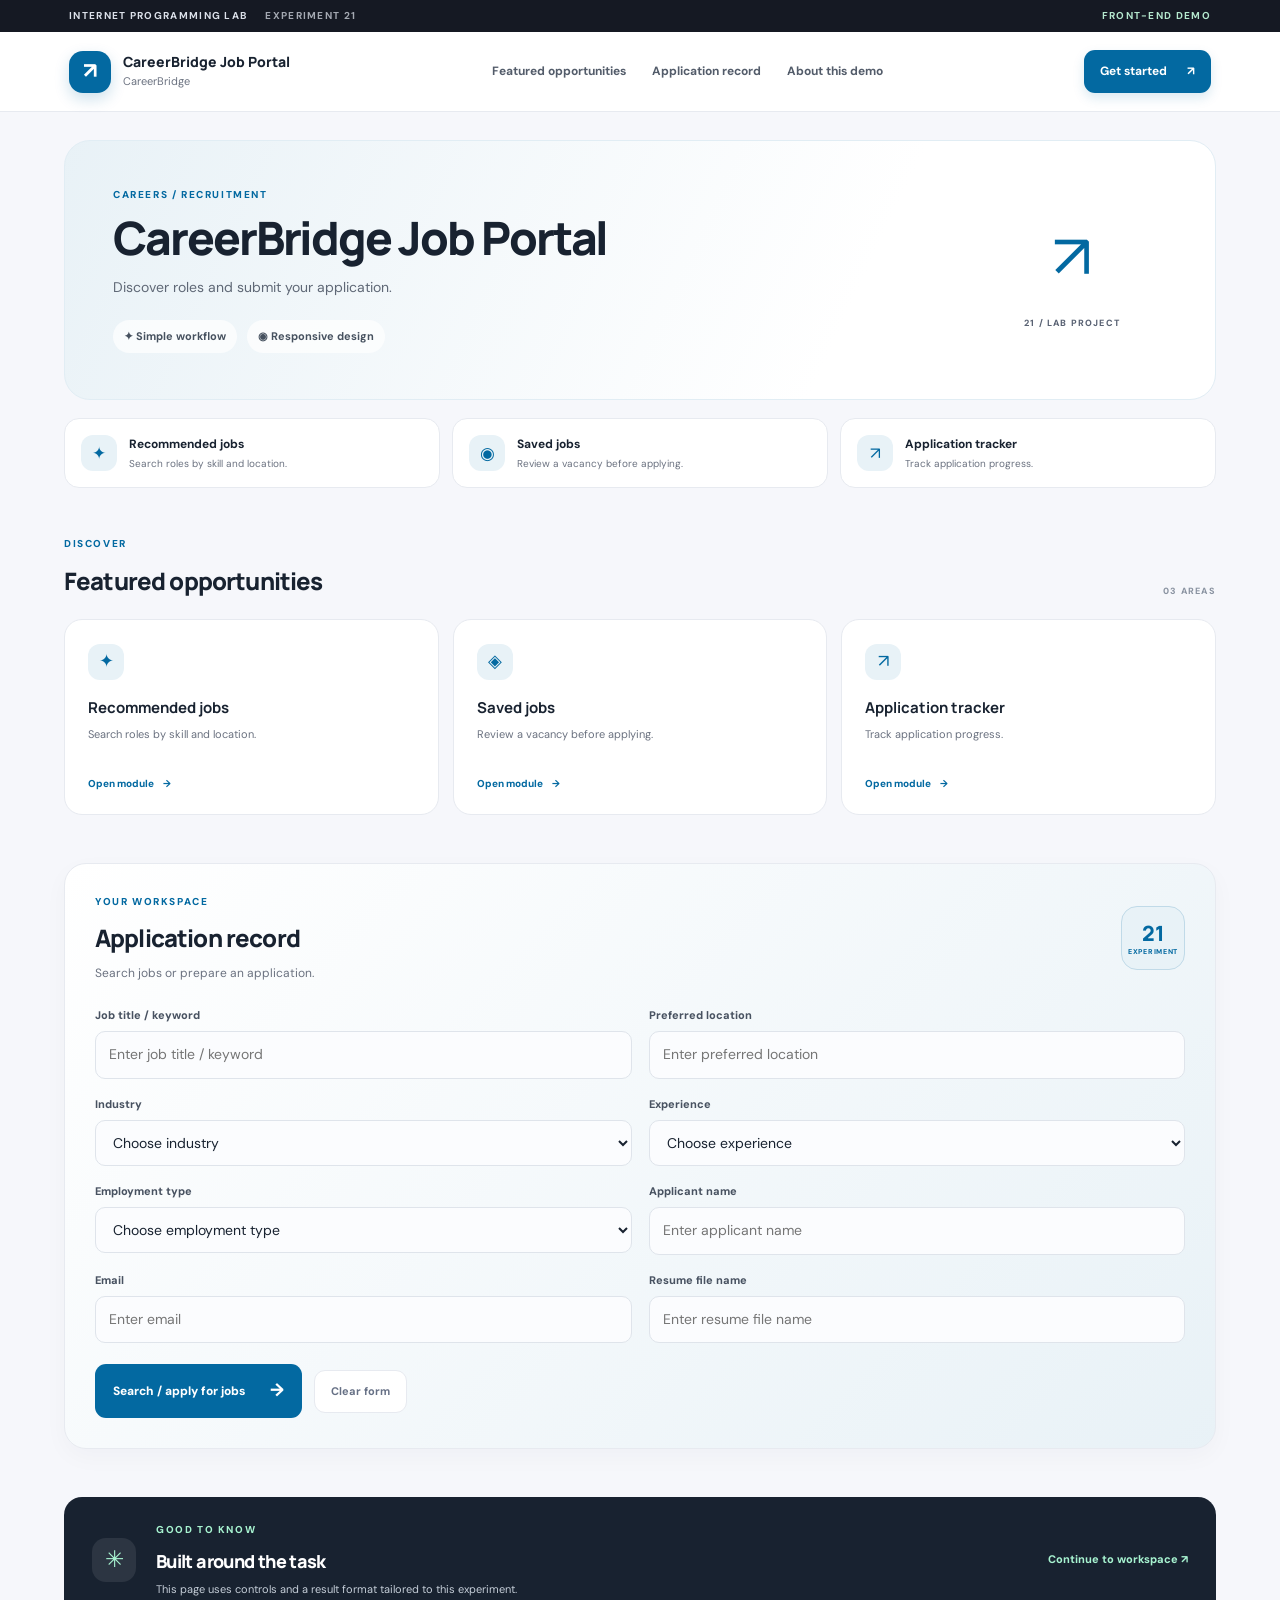
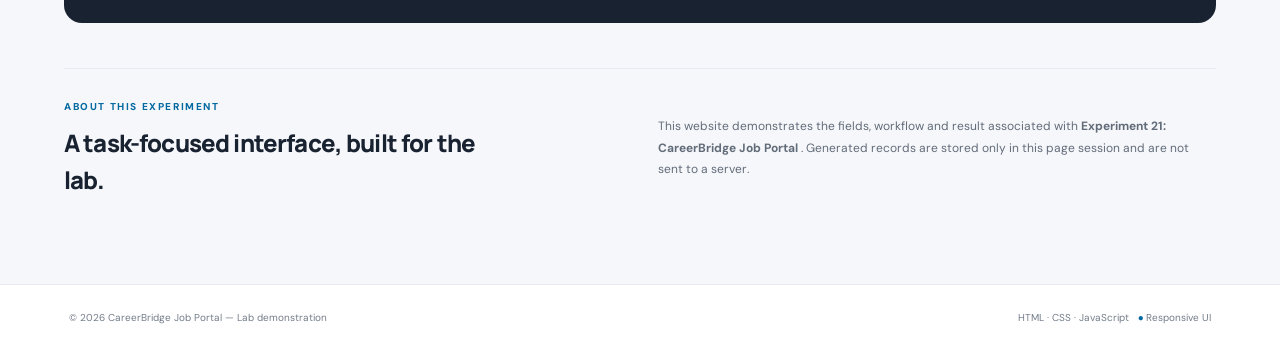
<file: EXP 21/index.html>
<!DOCTYPE html>
<html lang="en">
 <head>
  <meta charset="utf-8"/>
  <meta content="width=device-width, initial-scale=1.0" name="viewport"/>
  <meta content="Discover roles and submit your application." name="description"/>
  <title>
   CareerBridge Job Portal | Internet Programming Lab
  </title>
  <link href="style.css" rel="stylesheet"/>
  <script defer="" src="script.js">
  </script>
 </head>
 <body class="theme-career" data-experiment="21">
  <div class="announcement">
   INTERNET PROGRAMMING LAB
   <span>
    EXPERIMENT 21
   </span>
   <span class="demo-flag">
    FRONT-END DEMO
   </span>
  </div>
  <header class="site-header">
   <a class="brand" href="#top">
    <span class="brand-mark">
     &nearrow;
    </span>
    <span>
     <strong>
      CareerBridge Job Portal
     </strong>
     <small>
      CareerBridge
     </small>
    </span>
   </a>
   <nav class="main-nav">
    <a href="#catalog">
     Featured opportunities
    </a>
    <a href="#workspace">
     Application record
    </a>
    <a href="#about">
     About this demo
    </a>
   </nav>
   <button class="nav-action" onclick="document.getElementById('workspace').scrollIntoView({behavior:'smooth'})">
    Get started
    <span>
     &nearrow;
    </span>
   </button>
  </header>
  <main class="page-shell" id="top">
   <section class="hero hero-default">
    <div>
     <p class="eyebrow">
      CAREERS / RECRUITMENT
     </p>
     <h1>
      CareerBridge Job Portal
     </h1>
     <p>
      Discover roles and submit your application.
     </p>
     <div class="hero-pills">
      <span>
       ✦ Simple workflow
      </span>
      <span>
       ◉ Responsive design
      </span>
     </div>
    </div>
    <div class="hero-mark">
     <span>
      &nearrow;
     </span>
     <small>
      21 / LAB PROJECT
     </small>
    </div>
   </section>
   <div class="quick-strip">
    <div class="quick-item">
     <span class="quick-icon">
      ✦
     </span>
     <span>
      <strong>
       Recommended jobs
      </strong>
      <small>
       Search roles by skill and location.
      </small>
     </span>
    </div>
    <div class="quick-item">
     <span class="quick-icon">
      ◉
     </span>
     <span>
      <strong>
       Saved jobs
      </strong>
      <small>
       Review a vacancy before applying.
      </small>
     </span>
    </div>
    <div class="quick-item">
     <span class="quick-icon">
      &nearrow;
     </span>
     <span>
      <strong>
       Application tracker
      </strong>
      <small>
       Track application progress.
      </small>
     </span>
    </div>
   </div>
   <section class="section-block" id="catalog">
    <div class="section-heading">
     <div>
      <p class="eyebrow">
       DISCOVER
      </p>
      <h2>
       Featured opportunities
      </h2>
     </div>
     <span class="section-count">
      03 AREAS
     </span>
    </div>
    <div class="feature-grid">
     <article class="feature-card feature-1">
      <div class="feature-symbol">
       ✦
      </div>
      <h3>
       Recommended jobs
      </h3>
      <p>
       Search roles by skill and location.
      </p>
      <a href="#workspace">
       Open module
       <b>
        &rarr;
       </b>
      </a>
     </article>
     <article class="feature-card feature-2">
      <div class="feature-symbol">
       ◈
      </div>
      <h3>
       Saved jobs
      </h3>
      <p>
       Review a vacancy before applying.
      </p>
      <a href="#workspace">
       Open module
       <b>
        &rarr;
       </b>
      </a>
     </article>
     <article class="feature-card feature-3">
      <div class="feature-symbol">
       &nearrow;
      </div>
      <h3>
       Application tracker
      </h3>
      <p>
       Track application progress.
      </p>
      <a href="#workspace">
       Open module
       <b>
        &rarr;
       </b>
      </a>
     </article>
    </div>
   </section>
   <section class="section-block workspace-section dashboard-workspace" id="workspace">
    <div class="workspace-heading">
     <div>
      <p class="eyebrow">
       YOUR WORKSPACE
      </p>
      <h2>
       Application record
      </h2>
      <p>
       Search jobs or prepare an application.
      </p>
     </div>
     <div class="workspace-stamp">
      <span>
       21
      </span>
      <small>
       EXPERIMENT
      </small>
     </div>
    </div>
    <form class="workspace-form field-grid" id="mainForm">
     <label class="field">
      <span>
       Job title / keyword
      </span>
      <input id="field0" name="field0" placeholder="Enter job title / keyword" required="" type="search"/>
     </label>
     <label class="field">
      <span>
       Preferred location
      </span>
      <input id="field1" name="field1" placeholder="Enter preferred location" required="" type="text"/>
     </label>
     <label class="field">
      <span>
       Industry
      </span>
      <select id="field2" name="field2">
       <option value="">
        Choose industry
       </option>
       <option>
        IT
       </option>
       <option>
        Finance
       </option>
       <option>
        Healthcare
       </option>
       <option>
        Education
       </option>
       <option>
        Design
       </option>
       <option>
        Operations
       </option>
      </select>
     </label>
     <label class="field">
      <span>
       Experience
      </span>
      <select id="field3" name="field3">
       <option value="">
        Choose experience
       </option>
       <option>
        Fresher
       </option>
       <option>
        1&ndash;2 years
       </option>
       <option>
        3&ndash;5 years
       </option>
       <option>
        5+ years
       </option>
      </select>
     </label>
     <label class="field">
      <span>
       Employment type
      </span>
      <select id="field4" name="field4">
       <option value="">
        Choose employment type
       </option>
       <option>
        Full-time
       </option>
       <option>
        Part-time
       </option>
       <option>
        Internship
       </option>
       <option>
        Remote
       </option>
      </select>
     </label>
     <label class="field">
      <span>
       Applicant name
      </span>
      <input id="field5" name="field5" placeholder="Enter applicant name" type="text"/>
     </label>
     <label class="field">
      <span>
       Email
      </span>
      <input id="field6" name="field6" placeholder="Enter email" type="email"/>
     </label>
     <label class="field">
      <span>
       Resume file name
      </span>
      <input id="field7" name="field7" placeholder="Enter resume file name" type="text"/>
     </label>
     <div class="form-actions">
      <button class="submit-btn" type="submit">
       Search / apply for jobs
       <span>
        &rarr;
       </span>
      </button>
      <button class="reset-btn" type="reset">
       Clear form
      </button>
     </div>
    </form>
    <div aria-live="polite" class="result-panel" hidden="" id="result">
    </div>
   </section>
   <section class="note-band">
    <div class="note-icon">
     ✳
    </div>
    <div>
     <p class="eyebrow">
      GOOD TO KNOW
     </p>
     <h2>
      Built around the task
     </h2>
     <p>
      This page uses controls and a result format tailored to this experiment.
     </p>
    </div>
    <a href="#workspace">
     Continue to workspace &nearrow;
    </a>
   </section>
   <section class="about-demo" id="about">
    <div>
     <p class="eyebrow">
      ABOUT THIS EXPERIMENT
     </p>
     <h2>
      A task-focused interface, built for the lab.
     </h2>
    </div>
    <p>
     This website demonstrates the fields, workflow and result associated with
     <strong>
      Experiment 21: CareerBridge Job Portal
     </strong>
     . Generated records are stored only in this page session and are not sent to a server.
    </p>
   </section>
  </main>
  <footer class="site-footer">
   <span>
    &copy; 2026 CareerBridge Job Portal &mdash; Lab demonstration
   </span>
   <span>
    HTML &middot; CSS &middot; JavaScript
    <b>
     ●
    </b>
    Responsive UI
   </span>
  </footer>
 </body>
</html>
</file>
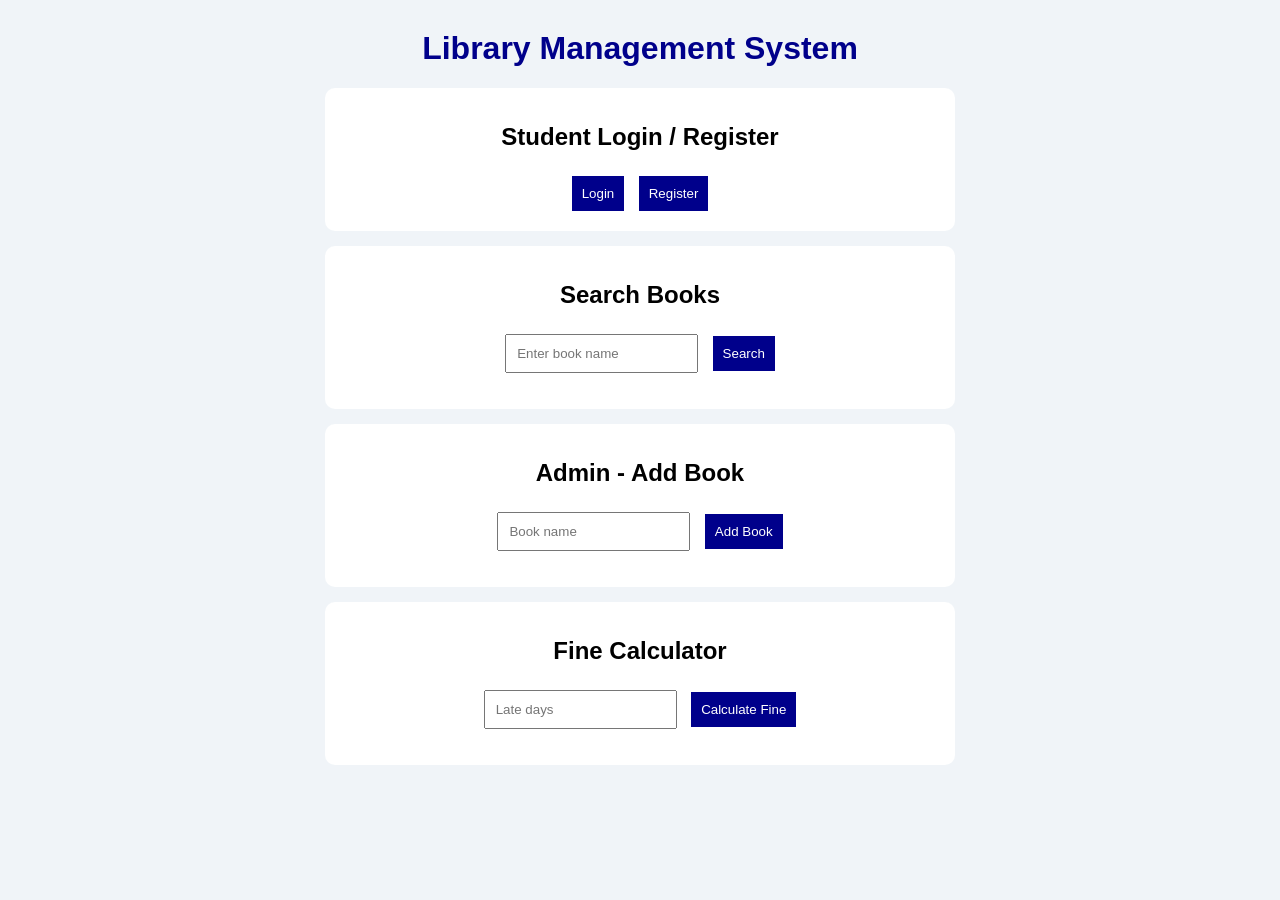
<file: EXP 1/Library Management/index.html>
<!DOCTYPE html>
<html>
<head>
    <title>Library Management System</title>
    <style>
        body {
            font-family: Arial;
            background: #f0f4f8;
            text-align: center;
            margin: 30px;
        }
        h1 { color: darkblue; }
        input, button, select {
            padding: 10px;
            margin: 5px;
        }
        button {
            background: darkblue;
            color: white;
            border: none;
            cursor: pointer;
        }
        .box {
            background: white;
            padding: 15px;
            margin: 15px auto;
            max-width: 600px;
            border-radius: 10px;
        }
    </style>
</head>
<body>

<h1>Library Management System</h1>

<div class="box">
    <h2>Student Login / Register</h2>
    <button onclick="login()">Login</button>
    <button onclick="register()">Register</button>
</div>

<div class="box">
    <h2>Search Books</h2>
    <input id="search" placeholder="Enter book name">
    <button onclick="searchBook()">Search</button>
    <p id="result"></p>
</div>

<div class="box">
    <h2>Admin - Add Book</h2>
    <input id="book" placeholder="Book name">
    <button onclick="addBook()">Add Book</button>
    <ul id="books"></ul>
</div>

<div class="box">
    <h2>Fine Calculator</h2>
    <input type="number" id="days" placeholder="Late days">
    <button onclick="fine()">Calculate Fine</button>
    <p id="fineResult"></p>
</div>

<script>
let library = ["Java", "Python", "HTML", "Data Structures"];

function login() {
    let user = prompt("Enter username:");
    let pass = prompt("Enter password:");
    if (user && pass) {
        alert("Login successful!");
    } else {
        alert("Please enter your details.");
    }
}

function register() {
    let name = prompt("Enter your name:");
    if (name) {
        alert("Welcome " + name + "! Registration completed.");
    }
}

function searchBook() {
    let name = document.getElementById("search").value.toLowerCase();
    let found = library.filter(b => b.toLowerCase().includes(name));
    document.getElementById("result").innerHTML =
        found.length ? found.join("<br>") : "Book not found";
}

function addBook() {
    let name = document.getElementById("book").value;
    if (name.trim()) {
        library.push(name);
        document.getElementById("books").innerHTML +=
            "<li>" + name + "</li>";
        alert("Book added successfully!");
    }
}

function fine() {
    let days = Number(document.getElementById("days").value);
    let amount = Math.max(0, days) * 5;
    document.getElementById("fineResult").innerHTML =
        "Fine amount: ₹" + amount;
}
</script>

</body>
</html>
</file>
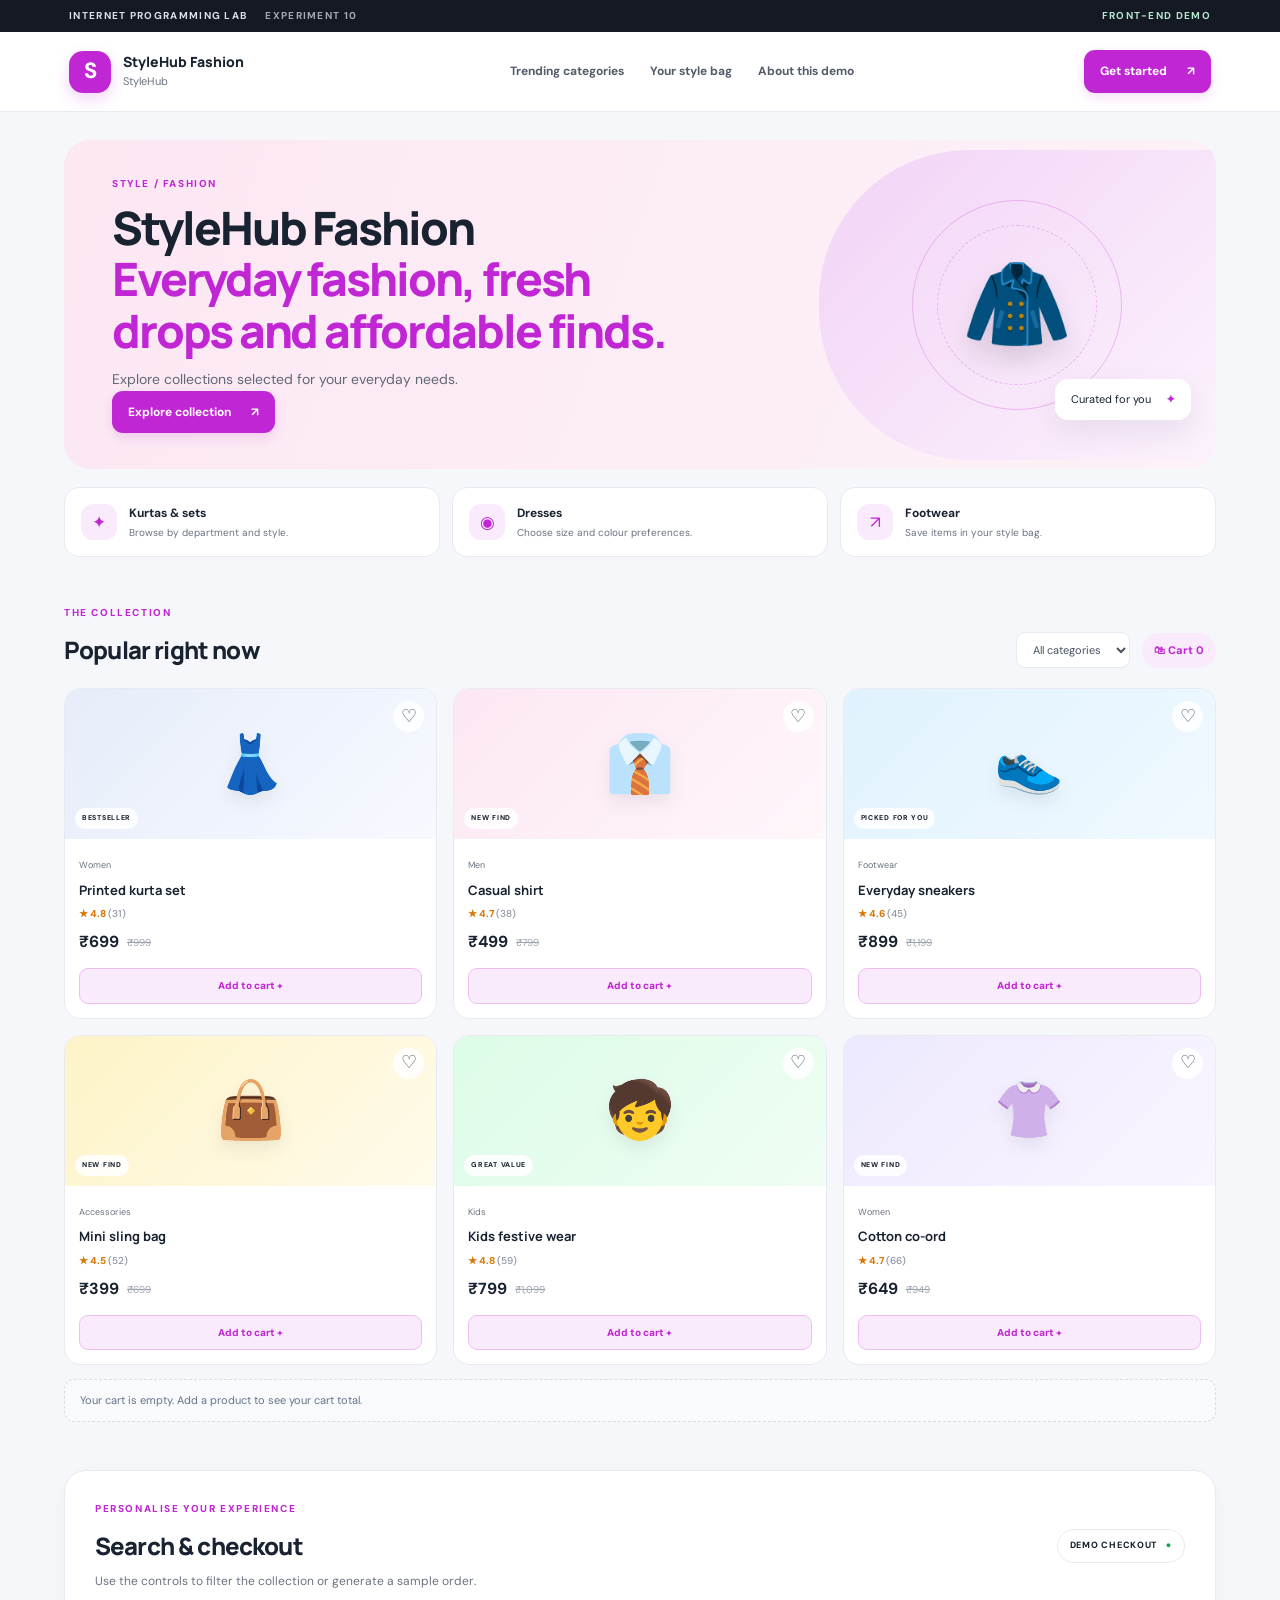
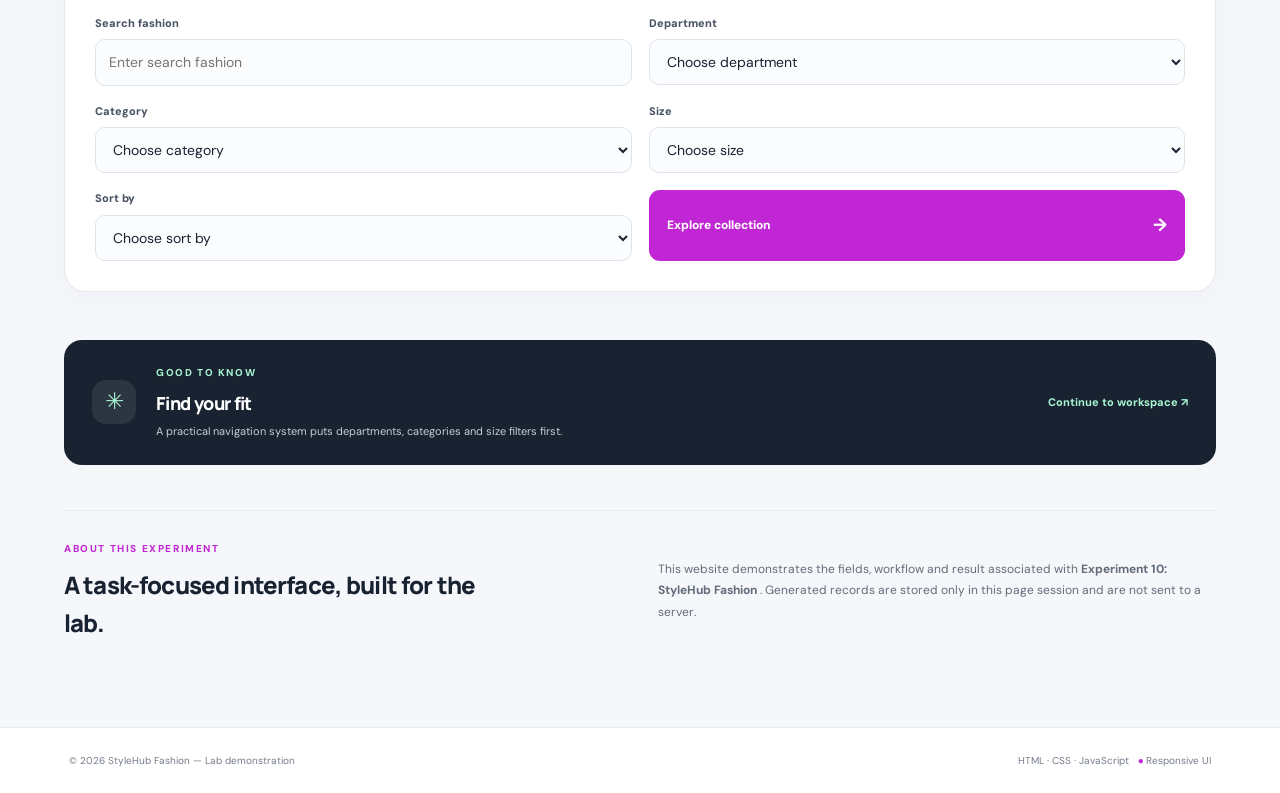
<file: EXP 10/Fashion Shopping/index.html>
<!DOCTYPE html>
<html lang="en">
 <head>
  <meta charset="utf-8"/>
  <meta content="width=device-width, initial-scale=1.0" name="viewport"/>
  <meta content="Everyday fashion, fresh drops and affordable finds." name="description"/>
  <title>
   StyleHub Fashion | Internet Programming Lab
  </title>
  <link href="style.css" rel="stylesheet"/>
  <script defer="" src="script.js">
  </script>
 </head>
 <body class="theme-fashion" data-experiment="10">
  <div class="announcement">
   INTERNET PROGRAMMING LAB
   <span>
    EXPERIMENT 10
   </span>
   <span class="demo-flag">
    FRONT-END DEMO
   </span>
  </div>
  <header class="site-header">
   <a class="brand" href="#top">
    <span class="brand-mark">
     S
    </span>
    <span>
     <strong>
      StyleHub Fashion
     </strong>
     <small>
      StyleHub
     </small>
    </span>
   </a>
   <nav class="main-nav">
    <a href="#catalog">
     Trending categories
    </a>
    <a href="#workspace">
     Your style bag
    </a>
    <a href="#about">
     About this demo
    </a>
   </nav>
   <button class="nav-action" onclick="document.getElementById('workspace').scrollIntoView({behavior:'smooth'})">
    Get started
    <span>
     &nearrow;
    </span>
   </button>
  </header>
  <main class="page-shell" id="top">
   <section class="hero hero-store">
    <div class="hero-copy">
     <p class="eyebrow">
      STYLE / FASHION
     </p>
     <h1>
      StyleHub Fashion
      <br/>
      <em>
       Everyday fashion, fresh drops and affordable finds.
      </em>
     </h1>
     <p class="hero-sub">
      Explore collections selected for your everyday needs.
     </p>
     <a class="primary-link" href="#catalog">
      Explore collection
      <b>
       &nearrow;
      </b>
     </a>
    </div>
    <div class="hero-art">
     <div class="art-orbit orbit-one">
     </div>
     <div class="art-orbit orbit-two">
     </div>
     <div class="art-object">
      🧥
     </div>
     <div class="floating-note">
      Curated for you
      <strong>
       ✦
      </strong>
     </div>
    </div>
   </section>
   <div class="quick-strip">
    <div class="quick-item">
     <span class="quick-icon">
      ✦
     </span>
     <span>
      <strong>
       Kurtas &amp; sets
      </strong>
      <small>
       Browse by department and style.
      </small>
     </span>
    </div>
    <div class="quick-item">
     <span class="quick-icon">
      ◉
     </span>
     <span>
      <strong>
       Dresses
      </strong>
      <small>
       Choose size and colour preferences.
      </small>
     </span>
    </div>
    <div class="quick-item">
     <span class="quick-icon">
      &nearrow;
     </span>
     <span>
      <strong>
       Footwear
      </strong>
      <small>
       Save items in your style bag.
      </small>
     </span>
    </div>
   </div>
   <section class="section-block product-section" id="catalog">
    <div class="section-heading">
     <div>
      <p class="eyebrow">
       THE COLLECTION
      </p>
      <h2>
       Popular right now
      </h2>
     </div>
     <div class="product-controls">
      <select id="categoryFilter">
       <option value="All">
        All categories
       </option>
       <option>
        Accessories
       </option>
       <option>
        Footwear
       </option>
       <option>
        Kids
       </option>
       <option>
        Men
       </option>
       <option>
        Women
       </option>
      </select>
      <span class="cart-pill">
       🛍 Cart
       <b id="cartCount">
        0
       </b>
      </span>
     </div>
    </div>
    <div class="product-grid">
     <article class="product-card" data-category="Women">
      <button aria-label="Save item" class="heart" type="button">
       ♡
      </button>
      <div class="product-art product-art-1">
       <span>
        👗
       </span>
       <small>
        BESTSELLER
       </small>
      </div>
      <div class="product-info">
       <small>
        Women
       </small>
       <h3>
        Printed kurta set
       </h3>
       <div class="rating">
        &starf; 4.8
        <span>
         (31)
        </span>
       </div>
       <div class="price-row">
        <strong>
         ₹699
        </strong>
        <span class="old-price">
         ₹999
        </span>
       </div>
       <button class="add-cart" data-price="699" data-product="Printed kurta set" type="button">
        Add to cart +
       </button>
      </div>
     </article>
     <article class="product-card" data-category="Men">
      <button aria-label="Save item" class="heart" type="button">
       ♡
      </button>
      <div class="product-art product-art-2">
       <span>
        👔
       </span>
       <small>
        NEW FIND
       </small>
      </div>
      <div class="product-info">
       <small>
        Men
       </small>
       <h3>
        Casual shirt
       </h3>
       <div class="rating">
        &starf; 4.7
        <span>
         (38)
        </span>
       </div>
       <div class="price-row">
        <strong>
         ₹499
        </strong>
        <span class="old-price">
         ₹799
        </span>
       </div>
       <button class="add-cart" data-price="499" data-product="Casual shirt" type="button">
        Add to cart +
       </button>
      </div>
     </article>
     <article class="product-card" data-category="Footwear">
      <button aria-label="Save item" class="heart" type="button">
       ♡
      </button>
      <div class="product-art product-art-3">
       <span>
        👟
       </span>
       <small>
        PICKED FOR YOU
       </small>
      </div>
      <div class="product-info">
       <small>
        Footwear
       </small>
       <h3>
        Everyday sneakers
       </h3>
       <div class="rating">
        &starf; 4.6
        <span>
         (45)
        </span>
       </div>
       <div class="price-row">
        <strong>
         ₹899
        </strong>
        <span class="old-price">
         ₹1,199
        </span>
       </div>
       <button class="add-cart" data-price="899" data-product="Everyday sneakers" type="button">
        Add to cart +
       </button>
      </div>
     </article>
     <article class="product-card" data-category="Accessories">
      <button aria-label="Save item" class="heart" type="button">
       ♡
      </button>
      <div class="product-art product-art-4">
       <span>
        👜
       </span>
       <small>
        NEW FIND
       </small>
      </div>
      <div class="product-info">
       <small>
        Accessories
       </small>
       <h3>
        Mini sling bag
       </h3>
       <div class="rating">
        &starf; 4.5
        <span>
         (52)
        </span>
       </div>
       <div class="price-row">
        <strong>
         ₹399
        </strong>
        <span class="old-price">
         ₹699
        </span>
       </div>
       <button class="add-cart" data-price="399" data-product="Mini sling bag" type="button">
        Add to cart +
       </button>
      </div>
     </article>
     <article class="product-card" data-category="Kids">
      <button aria-label="Save item" class="heart" type="button">
       ♡
      </button>
      <div class="product-art product-art-5">
       <span>
        🧒
       </span>
       <small>
        GREAT VALUE
       </small>
      </div>
      <div class="product-info">
       <small>
        Kids
       </small>
       <h3>
        Kids festive wear
       </h3>
       <div class="rating">
        &starf; 4.8
        <span>
         (59)
        </span>
       </div>
       <div class="price-row">
        <strong>
         ₹799
        </strong>
        <span class="old-price">
         ₹1,099
        </span>
       </div>
       <button class="add-cart" data-price="799" data-product="Kids festive wear" type="button">
        Add to cart +
       </button>
      </div>
     </article>
     <article class="product-card" data-category="Women">
      <button aria-label="Save item" class="heart" type="button">
       ♡
      </button>
      <div class="product-art product-art-6">
       <span>
        👚
       </span>
       <small>
        NEW FIND
       </small>
      </div>
      <div class="product-info">
       <small>
        Women
       </small>
       <h3>
        Cotton co-ord
       </h3>
       <div class="rating">
        &starf; 4.7
        <span>
         (66)
        </span>
       </div>
       <div class="price-row">
        <strong>
         ₹649
        </strong>
        <span class="old-price">
         ₹949
        </span>
       </div>
       <button class="add-cart" data-price="649" data-product="Cotton co-ord" type="button">
        Add to cart +
       </button>
      </div>
     </article>
    </div>
    <div aria-live="polite" class="cart-feedback" id="cartFeedback">
     Your cart is empty. Add a product to see your cart total.
    </div>
   </section>
   <section class="section-block workspace-section" id="workspace">
    <div class="workspace-heading">
     <div>
      <p class="eyebrow">
       PERSONALISE YOUR EXPERIENCE
      </p>
      <h2>
       Search &amp; checkout
      </h2>
      <p>
       Use the controls to filter the collection or generate a sample order.
      </p>
     </div>
     <div class="workspace-badge">
      DEMO CHECKOUT
      <span>
       ●
      </span>
     </div>
    </div>
    <form class="workspace-form store-form" id="mainForm">
     <label class="field">
      <span>
       Search fashion
      </span>
      <input id="field0" name="field0" placeholder="Enter search fashion" required="" type="search"/>
     </label>
     <label class="field">
      <span>
       Department
      </span>
      <select id="field1" name="field1" required="">
       <option value="">
        Choose department
       </option>
       <option>
        Women
       </option>
       <option>
        Men
       </option>
       <option>
        Kids
       </option>
       <option>
        Home
       </option>
      </select>
     </label>
     <label class="field">
      <span>
       Category
      </span>
      <select id="field2" name="field2">
       <option value="">
        Choose category
       </option>
       <option>
        Ethnic wear
       </option>
       <option>
        Western wear
       </option>
       <option>
        Footwear
       </option>
       <option>
        Bags
       </option>
       <option>
        Accessories
       </option>
      </select>
     </label>
     <label class="field">
      <span>
       Size
      </span>
      <select id="field3" name="field3">
       <option value="">
        Choose size
       </option>
       <option>
        Any
       </option>
       <option>
        XS
       </option>
       <option>
        S
       </option>
       <option>
        M
       </option>
       <option>
        L
       </option>
       <option>
        XL
       </option>
       <option>
        XXL
       </option>
      </select>
     </label>
     <label class="field">
      <span>
       Sort by
      </span>
      <select id="field4" name="field4">
       <option value="">
        Choose sort by
       </option>
       <option>
        Popular
       </option>
       <option>
        Price low to high
       </option>
       <option>
        Newest
       </option>
       <option>
        Top rated
       </option>
      </select>
     </label>
     <button class="submit-btn" type="submit">
      Explore collection
      <span>
       &rarr;
      </span>
     </button>
    </form>
    <div aria-live="polite" class="result-panel" hidden="" id="result">
    </div>
   </section>
   <section class="note-band">
    <div class="note-icon">
     ✳
    </div>
    <div>
     <p class="eyebrow">
      GOOD TO KNOW
     </p>
     <h2>
      Find your fit
     </h2>
     <p>
      A practical navigation system puts departments, categories and size filters first.
     </p>
    </div>
    <a href="#workspace">
     Continue to workspace &nearrow;
    </a>
   </section>
   <section class="about-demo" id="about">
    <div>
     <p class="eyebrow">
      ABOUT THIS EXPERIMENT
     </p>
     <h2>
      A task-focused interface, built for the lab.
     </h2>
    </div>
    <p>
     This website demonstrates the fields, workflow and result associated with
     <strong>
      Experiment 10: StyleHub Fashion
     </strong>
     . Generated records are stored only in this page session and are not sent to a server.
    </p>
   </section>
  </main>
  <footer class="site-footer">
   <span>
    &copy; 2026 StyleHub Fashion &mdash; Lab demonstration
   </span>
   <span>
    HTML &middot; CSS &middot; JavaScript
    <b>
     ●
    </b>
    Responsive UI
   </span>
  </footer>
 </body>
</html>
</file>
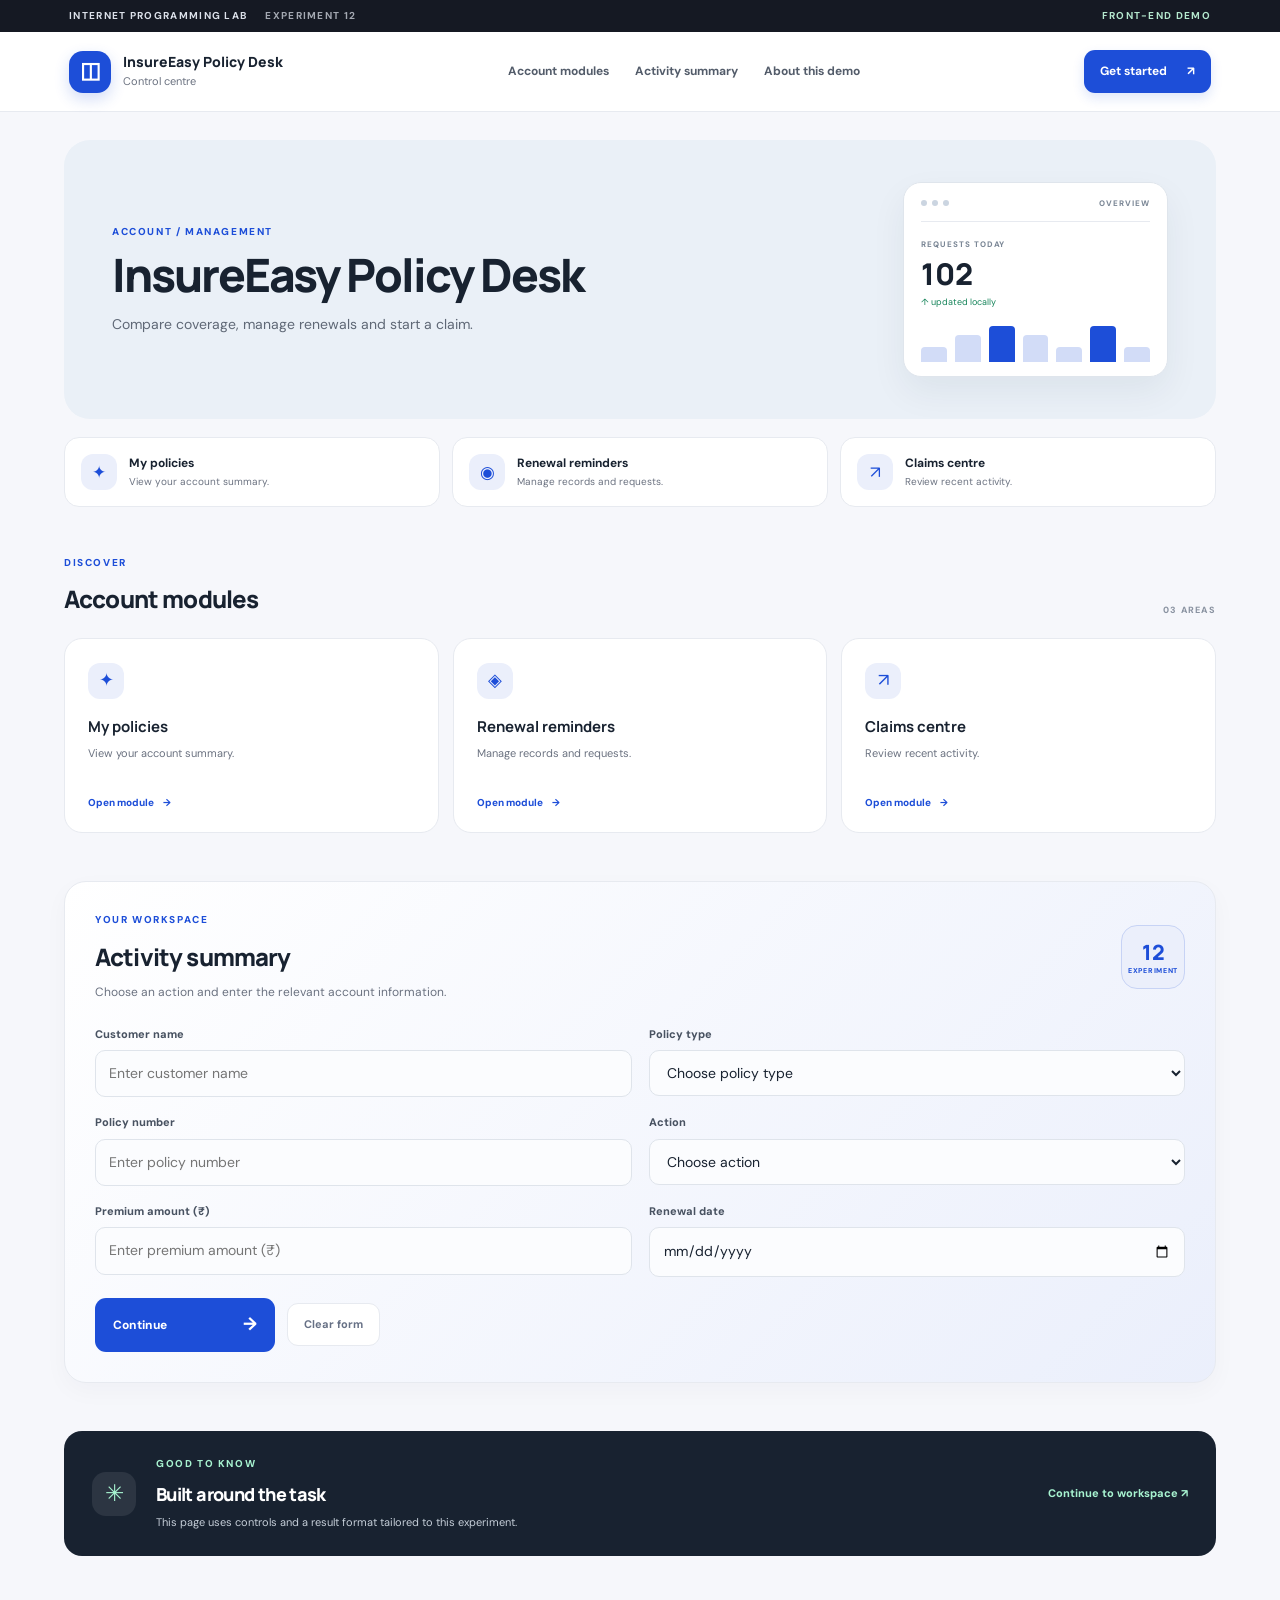
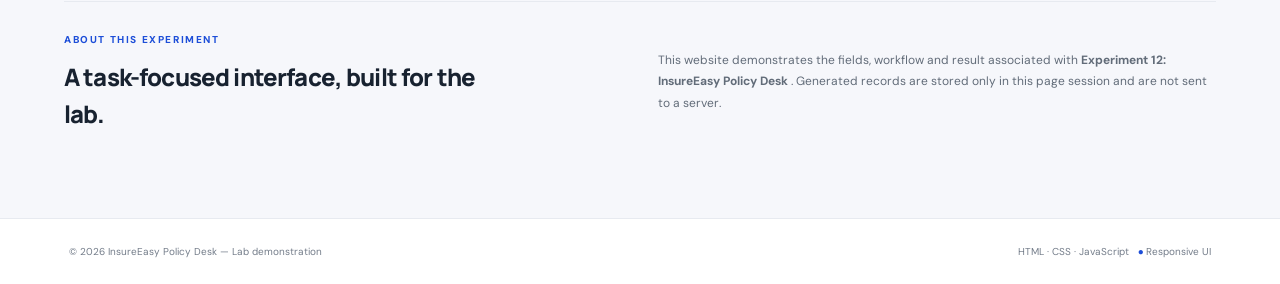
<file: EXP 12/Insurance Management/index.html>
<!DOCTYPE html>
<html lang="en">
 <head>
  <meta charset="utf-8"/>
  <meta content="width=device-width, initial-scale=1.0" name="viewport"/>
  <meta content="Compare coverage, manage renewals and start a claim." name="description"/>
  <title>
   InsureEasy Policy Desk | Internet Programming Lab
  </title>
  <link href="style.css" rel="stylesheet"/>
  <script defer="" src="script.js">
  </script>
 </head>
 <body class="theme-dashboard" data-experiment="12">
  <div class="announcement">
   INTERNET PROGRAMMING LAB
   <span>
    EXPERIMENT 12
   </span>
   <span class="demo-flag">
    FRONT-END DEMO
   </span>
  </div>
  <header class="site-header">
   <a class="brand" href="#top">
    <span class="brand-mark">
     ◫
    </span>
    <span>
     <strong>
      InsureEasy Policy Desk
     </strong>
     <small>
      Control centre
     </small>
    </span>
   </a>
   <nav class="main-nav">
    <a href="#catalog">
     Account modules
    </a>
    <a href="#workspace">
     Activity summary
    </a>
    <a href="#about">
     About this demo
    </a>
   </nav>
   <button class="nav-action" onclick="document.getElementById('workspace').scrollIntoView({behavior:'smooth'})">
    Get started
    <span>
     &nearrow;
    </span>
   </button>
  </header>
  <main class="page-shell" id="top">
   <section class="hero hero-board">
    <div>
     <p class="eyebrow">
      ACCOUNT / MANAGEMENT
     </p>
     <h1>
      InsureEasy Policy Desk
     </h1>
     <p>
      Compare coverage, manage renewals and start a claim.
     </p>
    </div>
    <div class="board-preview">
     <div class="board-top">
      <i>
      </i>
      <i>
      </i>
      <i>
      </i>
      <span>
       OVERVIEW
      </span>
     </div>
     <div class="board-metric">
      <small>
       REQUESTS TODAY
      </small>
      <strong>
       102
      </strong>
      <span class="positive">
       &uarr; updated locally
      </span>
     </div>
     <div class="board-mini">
      <b>
      </b>
      <b>
      </b>
      <b>
      </b>
      <b>
      </b>
      <b>
      </b>
      <b>
      </b>
      <b>
      </b>
     </div>
    </div>
   </section>
   <div class="quick-strip">
    <div class="quick-item">
     <span class="quick-icon">
      ✦
     </span>
     <span>
      <strong>
       My policies
      </strong>
      <small>
       View your account summary.
      </small>
     </span>
    </div>
    <div class="quick-item">
     <span class="quick-icon">
      ◉
     </span>
     <span>
      <strong>
       Renewal reminders
      </strong>
      <small>
       Manage records and requests.
      </small>
     </span>
    </div>
    <div class="quick-item">
     <span class="quick-icon">
      &nearrow;
     </span>
     <span>
      <strong>
       Claims centre
      </strong>
      <small>
       Review recent activity.
      </small>
     </span>
    </div>
   </div>
   <section class="section-block" id="catalog">
    <div class="section-heading">
     <div>
      <p class="eyebrow">
       DISCOVER
      </p>
      <h2>
       Account modules
      </h2>
     </div>
     <span class="section-count">
      03 AREAS
     </span>
    </div>
    <div class="feature-grid">
     <article class="feature-card feature-1">
      <div class="feature-symbol">
       ✦
      </div>
      <h3>
       My policies
      </h3>
      <p>
       View your account summary.
      </p>
      <a href="#workspace">
       Open module
       <b>
        &rarr;
       </b>
      </a>
     </article>
     <article class="feature-card feature-2">
      <div class="feature-symbol">
       ◈
      </div>
      <h3>
       Renewal reminders
      </h3>
      <p>
       Manage records and requests.
      </p>
      <a href="#workspace">
       Open module
       <b>
        &rarr;
       </b>
      </a>
     </article>
     <article class="feature-card feature-3">
      <div class="feature-symbol">
       &nearrow;
      </div>
      <h3>
       Claims centre
      </h3>
      <p>
       Review recent activity.
      </p>
      <a href="#workspace">
       Open module
       <b>
        &rarr;
       </b>
      </a>
     </article>
    </div>
   </section>
   <section class="section-block workspace-section dashboard-workspace" id="workspace">
    <div class="workspace-heading">
     <div>
      <p class="eyebrow">
       YOUR WORKSPACE
      </p>
      <h2>
       Activity summary
      </h2>
      <p>
       Choose an action and enter the relevant account information.
      </p>
     </div>
     <div class="workspace-stamp">
      <span>
       12
      </span>
      <small>
       EXPERIMENT
      </small>
     </div>
    </div>
    <form class="workspace-form field-grid" id="mainForm">
     <label class="field">
      <span>
       Customer name
      </span>
      <input id="field0" name="field0" placeholder="Enter customer name" required="" type="text"/>
     </label>
     <label class="field">
      <span>
       Policy type
      </span>
      <select id="field1" name="field1" required="">
       <option value="">
        Choose policy type
       </option>
       <option>
        Health
       </option>
       <option>
        Motor
       </option>
       <option>
        Home
       </option>
       <option>
        Life
       </option>
      </select>
     </label>
     <label class="field">
      <span>
       Policy number
      </span>
      <input id="field2" name="field2" placeholder="Enter policy number" type="text"/>
     </label>
     <label class="field">
      <span>
       Action
      </span>
      <select id="field3" name="field3">
       <option value="">
        Choose action
       </option>
       <option>
        Compare policies
       </option>
       <option>
        View policy
       </option>
       <option>
        Pay premium
       </option>
       <option>
        File a claim
       </option>
      </select>
     </label>
     <label class="field">
      <span>
       Premium amount (₹)
      </span>
      <input id="field4" min="0" name="field4" placeholder="Enter premium amount (₹)" type="number"/>
     </label>
     <label class="field">
      <span>
       Renewal date
      </span>
      <input id="field5" name="field5" placeholder="Enter renewal date" type="date"/>
     </label>
     <div class="form-actions">
      <button class="submit-btn" type="submit">
       Continue
       <span>
        &rarr;
       </span>
      </button>
      <button class="reset-btn" type="reset">
       Clear form
      </button>
     </div>
    </form>
    <div aria-live="polite" class="result-panel" hidden="" id="result">
    </div>
   </section>
   <section class="note-band">
    <div class="note-icon">
     ✳
    </div>
    <div>
     <p class="eyebrow">
      GOOD TO KNOW
     </p>
     <h2>
      Built around the task
     </h2>
     <p>
      This page uses controls and a result format tailored to this experiment.
     </p>
    </div>
    <a href="#workspace">
     Continue to workspace &nearrow;
    </a>
   </section>
   <section class="about-demo" id="about">
    <div>
     <p class="eyebrow">
      ABOUT THIS EXPERIMENT
     </p>
     <h2>
      A task-focused interface, built for the lab.
     </h2>
    </div>
    <p>
     This website demonstrates the fields, workflow and result associated with
     <strong>
      Experiment 12: InsureEasy Policy Desk
     </strong>
     . Generated records are stored only in this page session and are not sent to a server.
    </p>
   </section>
  </main>
  <footer class="site-footer">
   <span>
    &copy; 2026 InsureEasy Policy Desk &mdash; Lab demonstration
   </span>
   <span>
    HTML &middot; CSS &middot; JavaScript
    <b>
     ●
    </b>
    Responsive UI
   </span>
  </footer>
 </body>
</html>
</file>
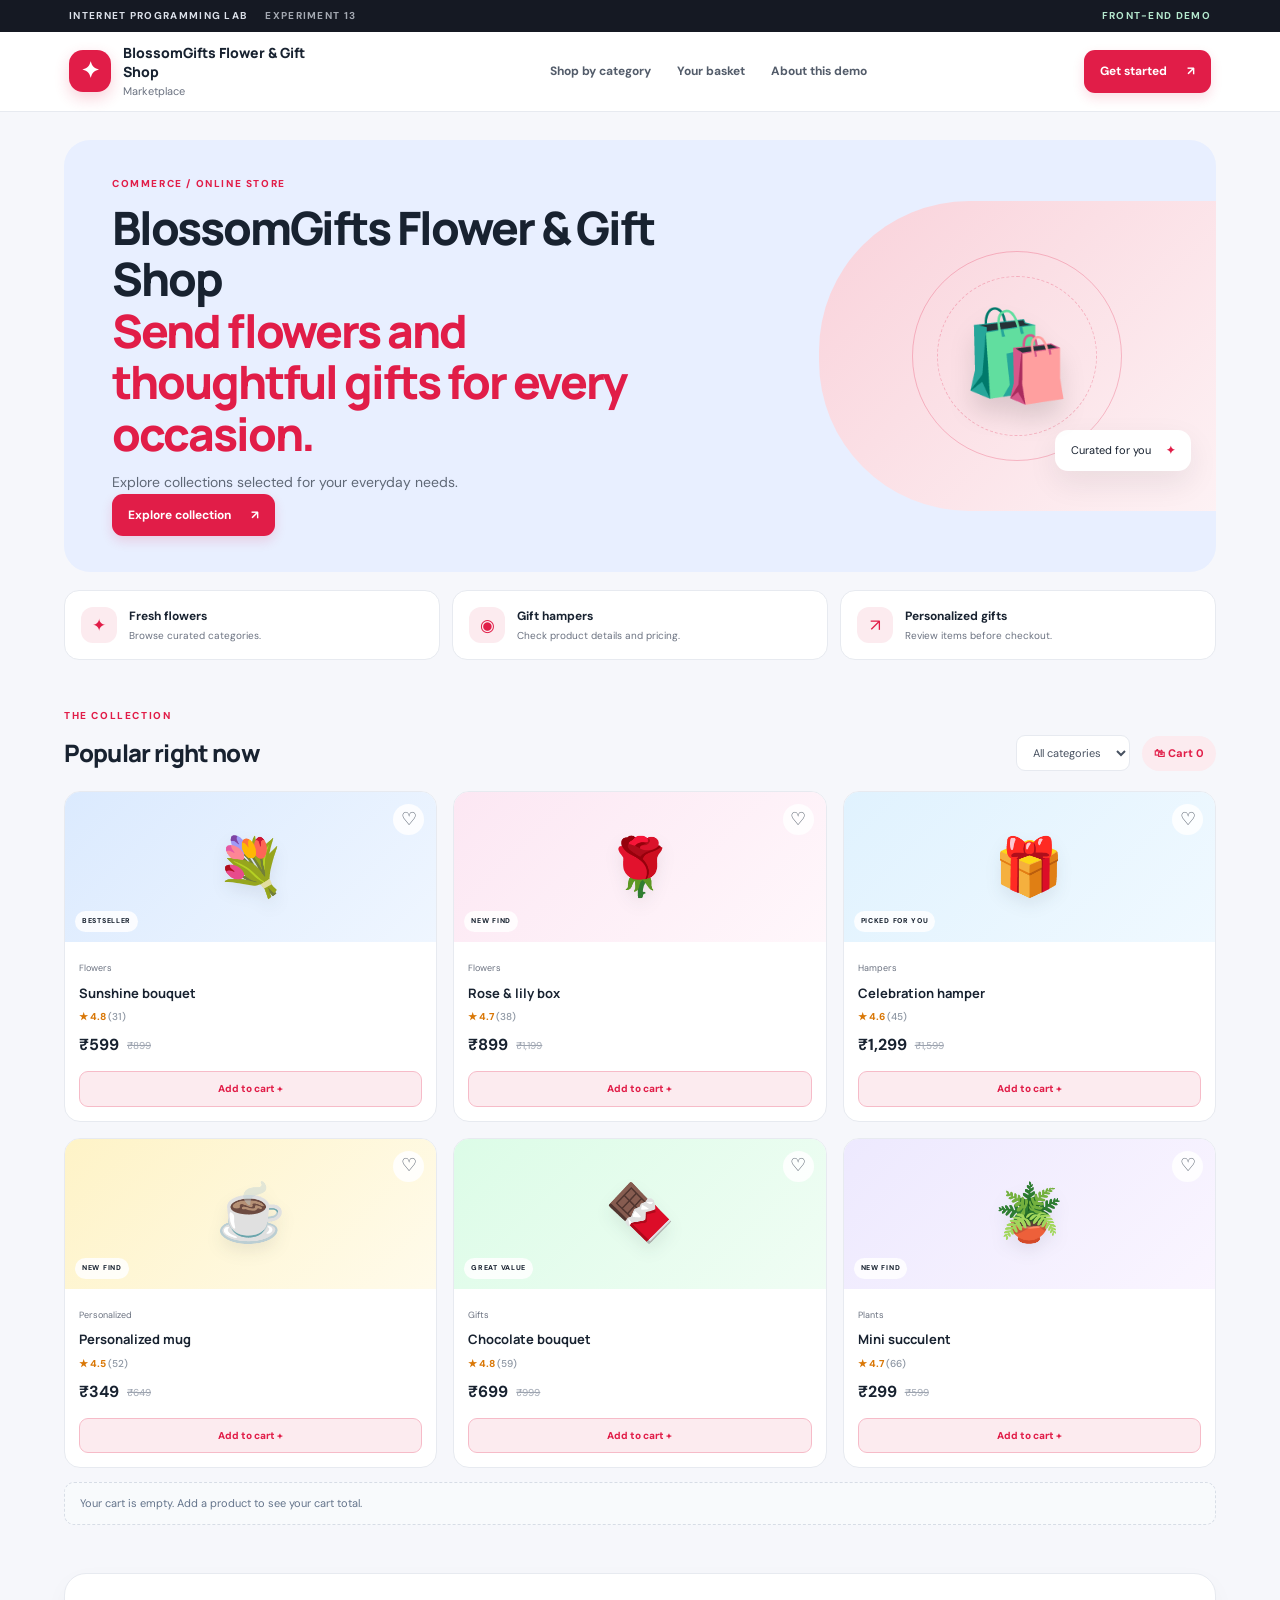
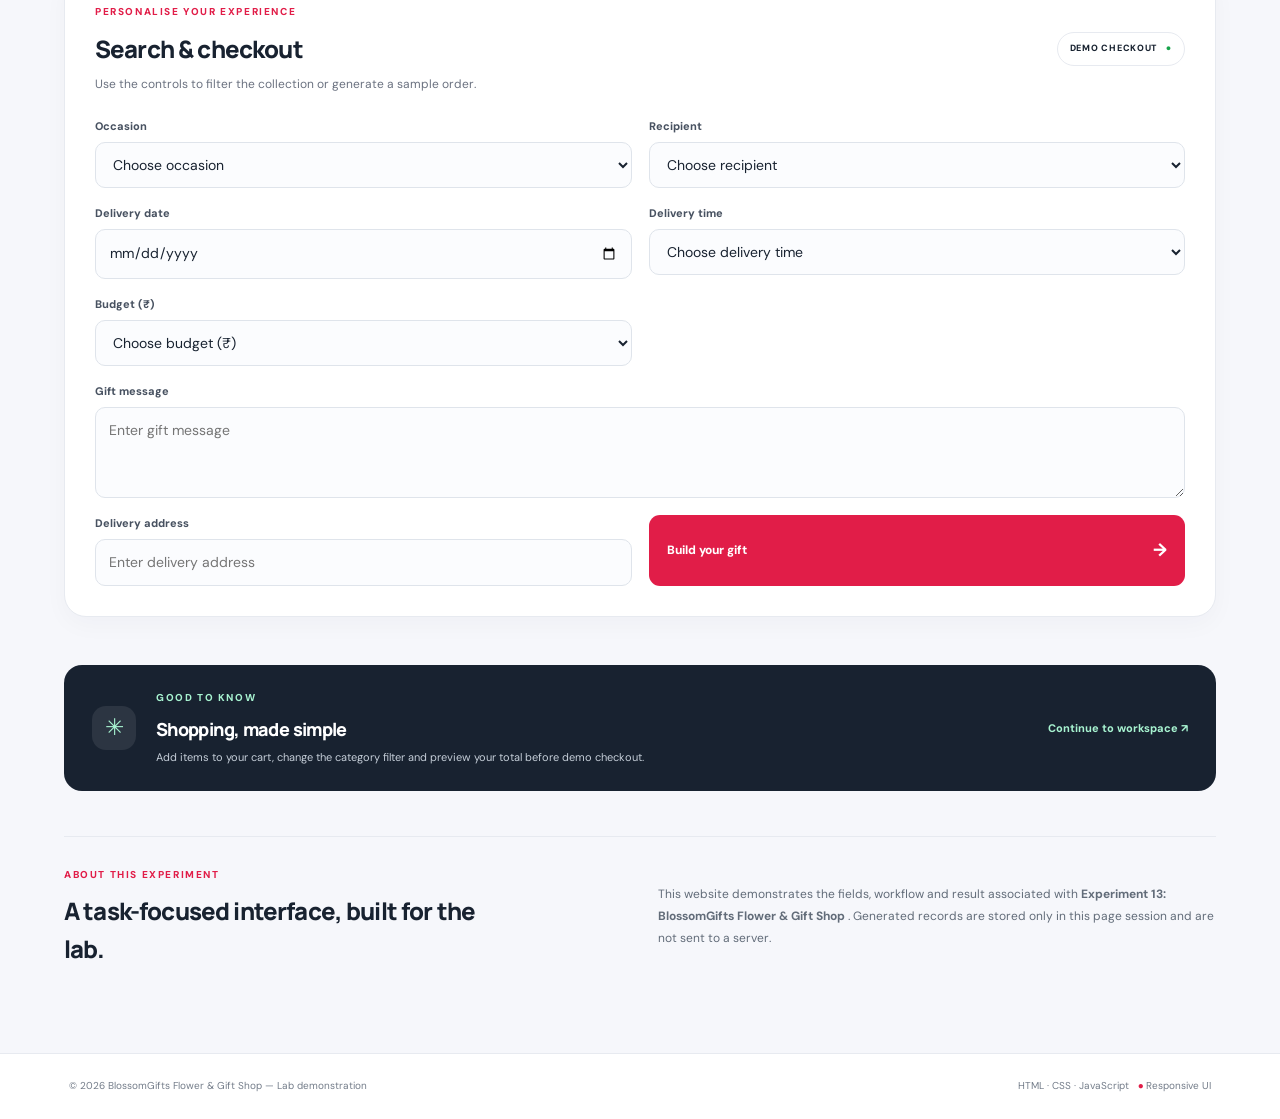
<file: EXP 13/Flower & Gift Shopping/index.html>
<!DOCTYPE html>
<html lang="en">
 <head>
  <meta charset="utf-8"/>
  <meta content="width=device-width, initial-scale=1.0" name="viewport"/>
  <meta content="Send flowers and thoughtful gifts for every occasion." name="description"/>
  <title>
   BlossomGifts Flower &amp; Gift Shop | Internet Programming Lab
  </title>
  <link href="style.css" rel="stylesheet"/>
  <script defer="" src="script.js">
  </script>
 </head>
 <body class="theme-shop" data-experiment="13">
  <div class="announcement">
   INTERNET PROGRAMMING LAB
   <span>
    EXPERIMENT 13
   </span>
   <span class="demo-flag">
    FRONT-END DEMO
   </span>
  </div>
  <header class="site-header">
   <a class="brand" href="#top">
    <span class="brand-mark">
     ✦
    </span>
    <span>
     <strong>
      BlossomGifts Flower &amp; Gift Shop
     </strong>
     <small>
      Marketplace
     </small>
    </span>
   </a>
   <nav class="main-nav">
    <a href="#catalog">
     Shop by category
    </a>
    <a href="#workspace">
     Your basket
    </a>
    <a href="#about">
     About this demo
    </a>
   </nav>
   <button class="nav-action" onclick="document.getElementById('workspace').scrollIntoView({behavior:'smooth'})">
    Get started
    <span>
     &nearrow;
    </span>
   </button>
  </header>
  <main class="page-shell" id="top">
   <section class="hero hero-store">
    <div class="hero-copy">
     <p class="eyebrow">
      COMMERCE / ONLINE STORE
     </p>
     <h1>
      BlossomGifts Flower &amp; Gift Shop
      <br/>
      <em>
       Send flowers and thoughtful gifts for every occasion.
      </em>
     </h1>
     <p class="hero-sub">
      Explore collections selected for your everyday needs.
     </p>
     <a class="primary-link" href="#catalog">
      Explore collection
      <b>
       &nearrow;
      </b>
     </a>
    </div>
    <div class="hero-art">
     <div class="art-orbit orbit-one">
     </div>
     <div class="art-orbit orbit-two">
     </div>
     <div class="art-object">
      🛍️
     </div>
     <div class="floating-note">
      Curated for you
      <strong>
       ✦
      </strong>
     </div>
    </div>
   </section>
   <div class="quick-strip">
    <div class="quick-item">
     <span class="quick-icon">
      ✦
     </span>
     <span>
      <strong>
       Fresh flowers
      </strong>
      <small>
       Browse curated categories.
      </small>
     </span>
    </div>
    <div class="quick-item">
     <span class="quick-icon">
      ◉
     </span>
     <span>
      <strong>
       Gift hampers
      </strong>
      <small>
       Check product details and pricing.
      </small>
     </span>
    </div>
    <div class="quick-item">
     <span class="quick-icon">
      &nearrow;
     </span>
     <span>
      <strong>
       Personalized gifts
      </strong>
      <small>
       Review items before checkout.
      </small>
     </span>
    </div>
   </div>
   <section class="section-block product-section" id="catalog">
    <div class="section-heading">
     <div>
      <p class="eyebrow">
       THE COLLECTION
      </p>
      <h2>
       Popular right now
      </h2>
     </div>
     <div class="product-controls">
      <select id="categoryFilter">
       <option value="All">
        All categories
       </option>
       <option>
        Flowers
       </option>
       <option>
        Gifts
       </option>
       <option>
        Hampers
       </option>
       <option>
        Personalized
       </option>
       <option>
        Plants
       </option>
      </select>
      <span class="cart-pill">
       🛍 Cart
       <b id="cartCount">
        0
       </b>
      </span>
     </div>
    </div>
    <div class="product-grid">
     <article class="product-card" data-category="Flowers">
      <button aria-label="Save item" class="heart" type="button">
       ♡
      </button>
      <div class="product-art product-art-1">
       <span>
        💐
       </span>
       <small>
        BESTSELLER
       </small>
      </div>
      <div class="product-info">
       <small>
        Flowers
       </small>
       <h3>
        Sunshine bouquet
       </h3>
       <div class="rating">
        &starf; 4.8
        <span>
         (31)
        </span>
       </div>
       <div class="price-row">
        <strong>
         ₹599
        </strong>
        <span class="old-price">
         ₹899
        </span>
       </div>
       <button class="add-cart" data-price="599" data-product="Sunshine bouquet" type="button">
        Add to cart +
       </button>
      </div>
     </article>
     <article class="product-card" data-category="Flowers">
      <button aria-label="Save item" class="heart" type="button">
       ♡
      </button>
      <div class="product-art product-art-2">
       <span>
        🌹
       </span>
       <small>
        NEW FIND
       </small>
      </div>
      <div class="product-info">
       <small>
        Flowers
       </small>
       <h3>
        Rose &amp; lily box
       </h3>
       <div class="rating">
        &starf; 4.7
        <span>
         (38)
        </span>
       </div>
       <div class="price-row">
        <strong>
         ₹899
        </strong>
        <span class="old-price">
         ₹1,199
        </span>
       </div>
       <button class="add-cart" data-price="899" data-product="Rose &amp; lily box" type="button">
        Add to cart +
       </button>
      </div>
     </article>
     <article class="product-card" data-category="Hampers">
      <button aria-label="Save item" class="heart" type="button">
       ♡
      </button>
      <div class="product-art product-art-3">
       <span>
        🎁
       </span>
       <small>
        PICKED FOR YOU
       </small>
      </div>
      <div class="product-info">
       <small>
        Hampers
       </small>
       <h3>
        Celebration hamper
       </h3>
       <div class="rating">
        &starf; 4.6
        <span>
         (45)
        </span>
       </div>
       <div class="price-row">
        <strong>
         ₹1,299
        </strong>
        <span class="old-price">
         ₹1,599
        </span>
       </div>
       <button class="add-cart" data-price="1299" data-product="Celebration hamper" type="button">
        Add to cart +
       </button>
      </div>
     </article>
     <article class="product-card" data-category="Personalized">
      <button aria-label="Save item" class="heart" type="button">
       ♡
      </button>
      <div class="product-art product-art-4">
       <span>
        ☕
       </span>
       <small>
        NEW FIND
       </small>
      </div>
      <div class="product-info">
       <small>
        Personalized
       </small>
       <h3>
        Personalized mug
       </h3>
       <div class="rating">
        &starf; 4.5
        <span>
         (52)
        </span>
       </div>
       <div class="price-row">
        <strong>
         ₹349
        </strong>
        <span class="old-price">
         ₹649
        </span>
       </div>
       <button class="add-cart" data-price="349" data-product="Personalized mug" type="button">
        Add to cart +
       </button>
      </div>
     </article>
     <article class="product-card" data-category="Gifts">
      <button aria-label="Save item" class="heart" type="button">
       ♡
      </button>
      <div class="product-art product-art-5">
       <span>
        🍫
       </span>
       <small>
        GREAT VALUE
       </small>
      </div>
      <div class="product-info">
       <small>
        Gifts
       </small>
       <h3>
        Chocolate bouquet
       </h3>
       <div class="rating">
        &starf; 4.8
        <span>
         (59)
        </span>
       </div>
       <div class="price-row">
        <strong>
         ₹699
        </strong>
        <span class="old-price">
         ₹999
        </span>
       </div>
       <button class="add-cart" data-price="699" data-product="Chocolate bouquet" type="button">
        Add to cart +
       </button>
      </div>
     </article>
     <article class="product-card" data-category="Plants">
      <button aria-label="Save item" class="heart" type="button">
       ♡
      </button>
      <div class="product-art product-art-6">
       <span>
        🪴
       </span>
       <small>
        NEW FIND
       </small>
      </div>
      <div class="product-info">
       <small>
        Plants
       </small>
       <h3>
        Mini succulent
       </h3>
       <div class="rating">
        &starf; 4.7
        <span>
         (66)
        </span>
       </div>
       <div class="price-row">
        <strong>
         ₹299
        </strong>
        <span class="old-price">
         ₹599
        </span>
       </div>
       <button class="add-cart" data-price="299" data-product="Mini succulent" type="button">
        Add to cart +
       </button>
      </div>
     </article>
    </div>
    <div aria-live="polite" class="cart-feedback" id="cartFeedback">
     Your cart is empty. Add a product to see your cart total.
    </div>
   </section>
   <section class="section-block workspace-section" id="workspace">
    <div class="workspace-heading">
     <div>
      <p class="eyebrow">
       PERSONALISE YOUR EXPERIENCE
      </p>
      <h2>
       Search &amp; checkout
      </h2>
      <p>
       Use the controls to filter the collection or generate a sample order.
      </p>
     </div>
     <div class="workspace-badge">
      DEMO CHECKOUT
      <span>
       ●
      </span>
     </div>
    </div>
    <form class="workspace-form store-form" id="mainForm">
     <label class="field">
      <span>
       Occasion
      </span>
      <select id="field0" name="field0" required="">
       <option value="">
        Choose occasion
       </option>
       <option>
        Birthday
       </option>
       <option>
        Anniversary
       </option>
       <option>
        Thank you
       </option>
       <option>
        Wedding
       </option>
       <option>
        Get well soon
       </option>
      </select>
     </label>
     <label class="field">
      <span>
       Recipient
      </span>
      <select id="field1" name="field1" required="">
       <option value="">
        Choose recipient
       </option>
       <option>
        Partner
       </option>
       <option>
        Friend
       </option>
       <option>
        Parent
       </option>
       <option>
        Colleague
       </option>
       <option>
        Other
       </option>
      </select>
     </label>
     <label class="field">
      <span>
       Delivery date
      </span>
      <input id="field2" name="field2" placeholder="Enter delivery date" type="date"/>
     </label>
     <label class="field">
      <span>
       Delivery time
      </span>
      <select id="field3" name="field3">
       <option value="">
        Choose delivery time
       </option>
       <option>
        Morning
       </option>
       <option>
        Afternoon
       </option>
       <option>
        Evening
       </option>
      </select>
     </label>
     <label class="field">
      <span>
       Budget (₹)
      </span>
      <select id="field4" name="field4">
       <option value="">
        Choose budget (₹)
       </option>
       <option>
        Under 500
       </option>
       <option>
        500&ndash;1000
       </option>
       <option>
        1000&ndash;2000
       </option>
       <option>
        2000+
       </option>
      </select>
     </label>
     <label class="field wide">
      <span>
       Gift message
      </span>
      <textarea id="field5" name="field5" placeholder="Enter gift message" rows="3"></textarea>
     </label>
     <label class="field">
      <span>
       Delivery address
      </span>
      <input id="field6" name="field6" placeholder="Enter delivery address" type="text"/>
     </label>
     <button class="submit-btn" type="submit">
      Build your gift
      <span>
       &rarr;
      </span>
     </button>
    </form>
    <div aria-live="polite" class="result-panel" hidden="" id="result">
    </div>
   </section>
   <section class="note-band">
    <div class="note-icon">
     ✳
    </div>
    <div>
     <p class="eyebrow">
      GOOD TO KNOW
     </p>
     <h2>
      Shopping, made simple
     </h2>
     <p>
      Add items to your cart, change the category filter and preview your total before demo checkout.
     </p>
    </div>
    <a href="#workspace">
     Continue to workspace &nearrow;
    </a>
   </section>
   <section class="about-demo" id="about">
    <div>
     <p class="eyebrow">
      ABOUT THIS EXPERIMENT
     </p>
     <h2>
      A task-focused interface, built for the lab.
     </h2>
    </div>
    <p>
     This website demonstrates the fields, workflow and result associated with
     <strong>
      Experiment 13: BlossomGifts Flower &amp; Gift Shop
     </strong>
     . Generated records are stored only in this page session and are not sent to a server.
    </p>
   </section>
  </main>
  <footer class="site-footer">
   <span>
    &copy; 2026 BlossomGifts Flower &amp; Gift Shop &mdash; Lab demonstration
   </span>
   <span>
    HTML &middot; CSS &middot; JavaScript
    <b>
     ●
    </b>
    Responsive UI
   </span>
  </footer>
 </body>
</html>
</file>
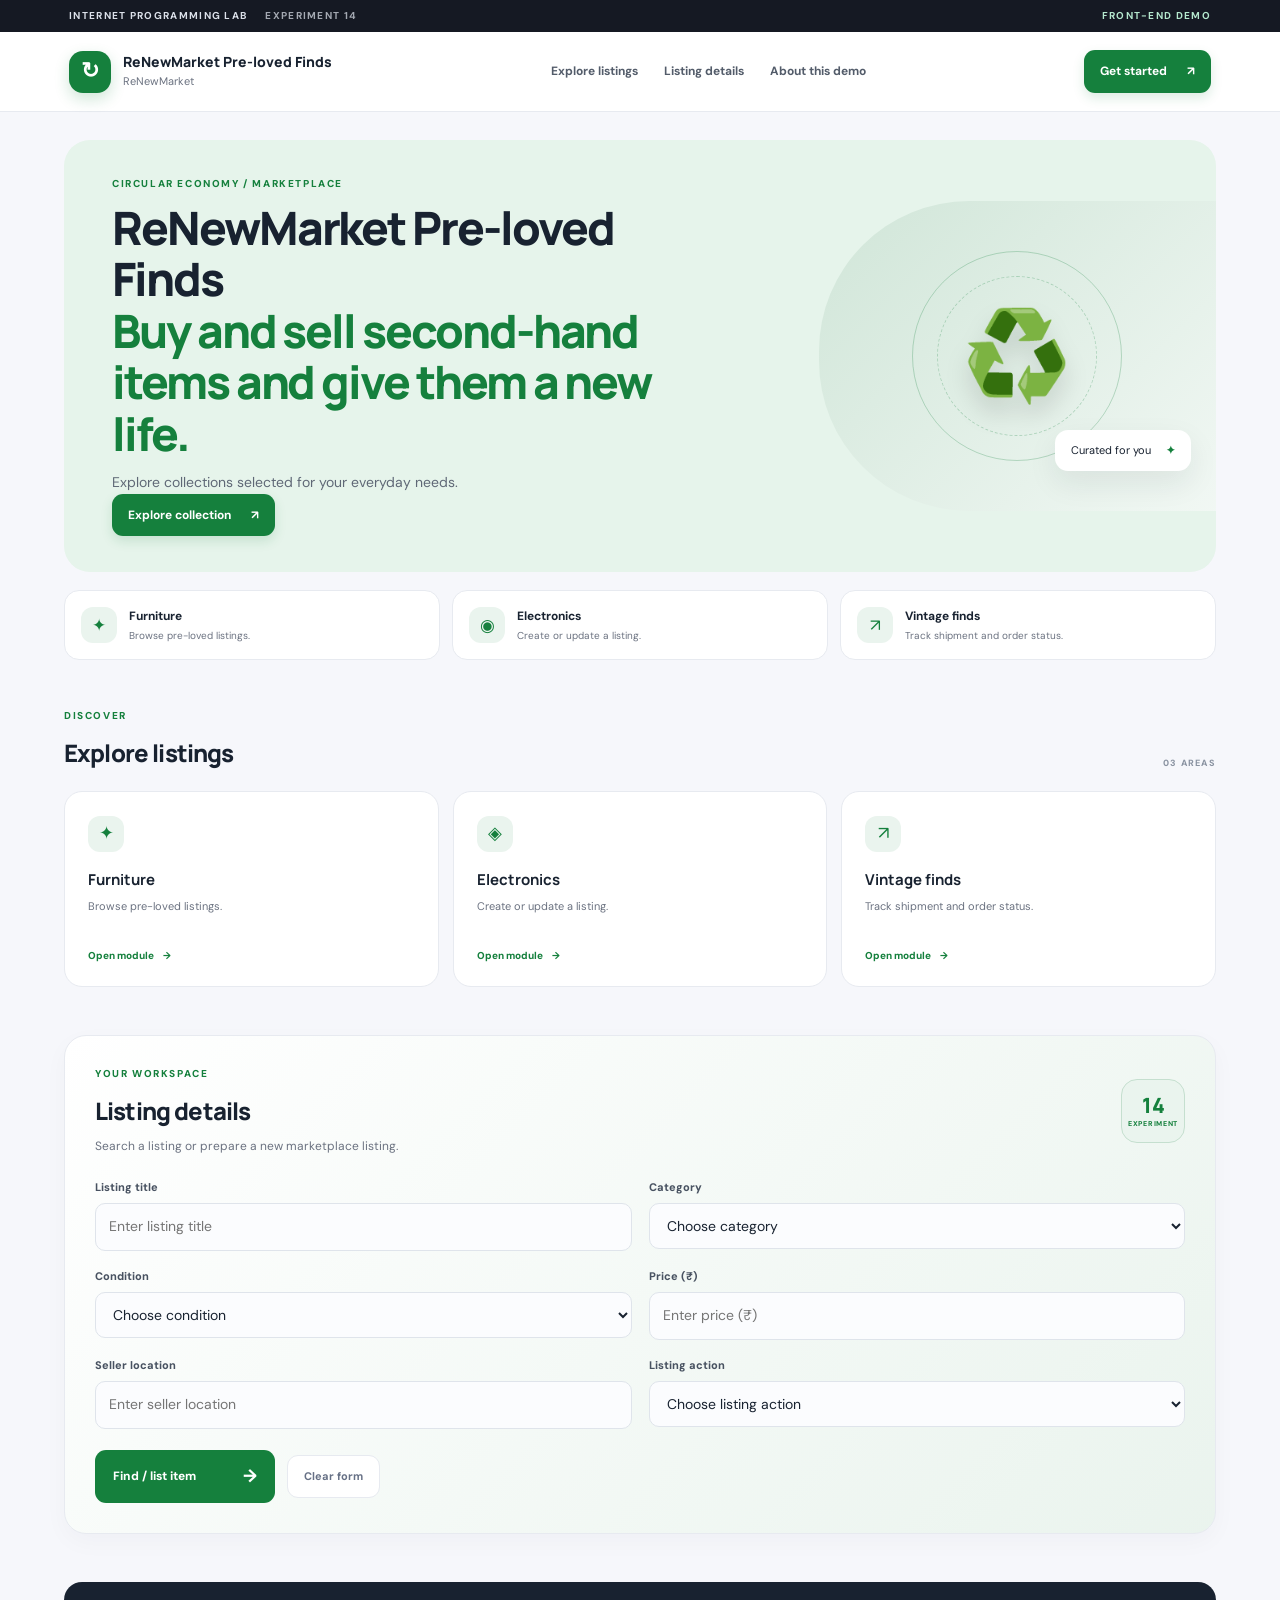
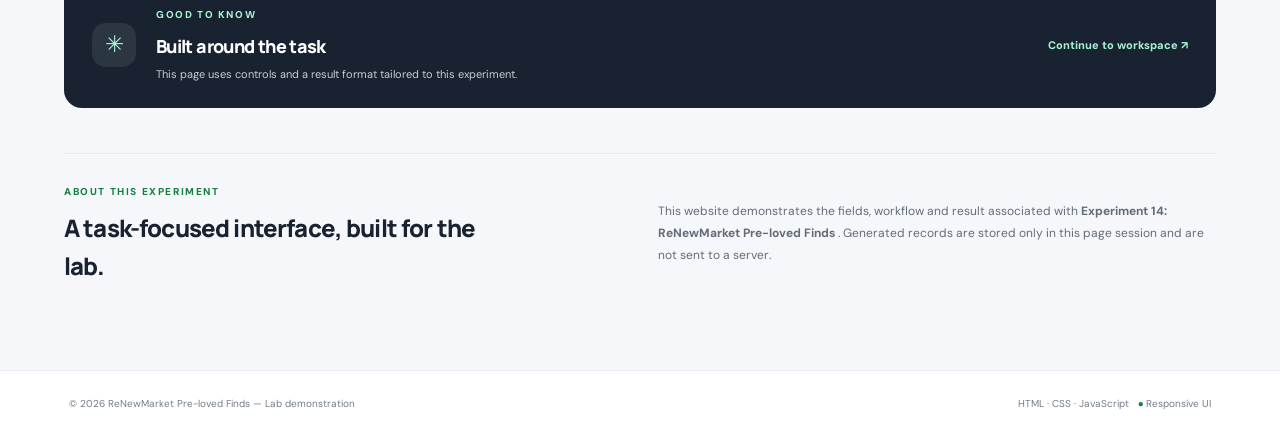
<file: EXP 14/Second Hand Marketplace/index.html>
<!DOCTYPE html>
<html lang="en">
 <head>
  <meta charset="utf-8"/>
  <meta content="width=device-width, initial-scale=1.0" name="viewport"/>
  <meta content="Buy and sell second-hand items and give them a new life." name="description"/>
  <title>
   ReNewMarket Pre-loved Finds | Internet Programming Lab
  </title>
  <link href="style.css" rel="stylesheet"/>
  <script defer="" src="script.js">
  </script>
 </head>
 <body class="theme-market" data-experiment="14">
  <div class="announcement">
   INTERNET PROGRAMMING LAB
   <span>
    EXPERIMENT 14
   </span>
   <span class="demo-flag">
    FRONT-END DEMO
   </span>
  </div>
  <header class="site-header">
   <a class="brand" href="#top">
    <span class="brand-mark">
     &orarr;
    </span>
    <span>
     <strong>
      ReNewMarket Pre-loved Finds
     </strong>
     <small>
      ReNewMarket
     </small>
    </span>
   </a>
   <nav class="main-nav">
    <a href="#catalog">
     Explore listings
    </a>
    <a href="#workspace">
     Listing details
    </a>
    <a href="#about">
     About this demo
    </a>
   </nav>
   <button class="nav-action" onclick="document.getElementById('workspace').scrollIntoView({behavior:'smooth'})">
    Get started
    <span>
     &nearrow;
    </span>
   </button>
  </header>
  <main class="page-shell" id="top">
   <section class="hero hero-store">
    <div class="hero-copy">
     <p class="eyebrow">
      CIRCULAR ECONOMY / MARKETPLACE
     </p>
     <h1>
      ReNewMarket Pre-loved Finds
      <br/>
      <em>
       Buy and sell second-hand items and give them a new life.
      </em>
     </h1>
     <p class="hero-sub">
      Explore collections selected for your everyday needs.
     </p>
     <a class="primary-link" href="#catalog">
      Explore collection
      <b>
       &nearrow;
      </b>
     </a>
    </div>
    <div class="hero-art">
     <div class="art-orbit orbit-one">
     </div>
     <div class="art-orbit orbit-two">
     </div>
     <div class="art-object">
      ♻️
     </div>
     <div class="floating-note">
      Curated for you
      <strong>
       ✦
      </strong>
     </div>
    </div>
   </section>
   <div class="quick-strip">
    <div class="quick-item">
     <span class="quick-icon">
      ✦
     </span>
     <span>
      <strong>
       Furniture
      </strong>
      <small>
       Browse pre-loved listings.
      </small>
     </span>
    </div>
    <div class="quick-item">
     <span class="quick-icon">
      ◉
     </span>
     <span>
      <strong>
       Electronics
      </strong>
      <small>
       Create or update a listing.
      </small>
     </span>
    </div>
    <div class="quick-item">
     <span class="quick-icon">
      &nearrow;
     </span>
     <span>
      <strong>
       Vintage finds
      </strong>
      <small>
       Track shipment and order status.
      </small>
     </span>
    </div>
   </div>
   <section class="section-block" id="catalog">
    <div class="section-heading">
     <div>
      <p class="eyebrow">
       DISCOVER
      </p>
      <h2>
       Explore listings
      </h2>
     </div>
     <span class="section-count">
      03 AREAS
     </span>
    </div>
    <div class="feature-grid">
     <article class="feature-card feature-1">
      <div class="feature-symbol">
       ✦
      </div>
      <h3>
       Furniture
      </h3>
      <p>
       Browse pre-loved listings.
      </p>
      <a href="#workspace">
       Open module
       <b>
        &rarr;
       </b>
      </a>
     </article>
     <article class="feature-card feature-2">
      <div class="feature-symbol">
       ◈
      </div>
      <h3>
       Electronics
      </h3>
      <p>
       Create or update a listing.
      </p>
      <a href="#workspace">
       Open module
       <b>
        &rarr;
       </b>
      </a>
     </article>
     <article class="feature-card feature-3">
      <div class="feature-symbol">
       &nearrow;
      </div>
      <h3>
       Vintage finds
      </h3>
      <p>
       Track shipment and order status.
      </p>
      <a href="#workspace">
       Open module
       <b>
        &rarr;
       </b>
      </a>
     </article>
    </div>
   </section>
   <section class="section-block workspace-section dashboard-workspace" id="workspace">
    <div class="workspace-heading">
     <div>
      <p class="eyebrow">
       YOUR WORKSPACE
      </p>
      <h2>
       Listing details
      </h2>
      <p>
       Search a listing or prepare a new marketplace listing.
      </p>
     </div>
     <div class="workspace-stamp">
      <span>
       14
      </span>
      <small>
       EXPERIMENT
      </small>
     </div>
    </div>
    <form class="workspace-form field-grid" id="mainForm">
     <label class="field">
      <span>
       Listing title
      </span>
      <input id="field0" name="field0" placeholder="Enter listing title" required="" type="text"/>
     </label>
     <label class="field">
      <span>
       Category
      </span>
      <select id="field1" name="field1" required="">
       <option value="">
        Choose category
       </option>
       <option>
        Electronics
       </option>
       <option>
        Furniture
       </option>
       <option>
        Clothing
       </option>
       <option>
        Books
       </option>
       <option>
        Collectibles
       </option>
      </select>
     </label>
     <label class="field">
      <span>
       Condition
      </span>
      <select id="field2" name="field2">
       <option value="">
        Choose condition
       </option>
       <option>
        Like new
       </option>
       <option>
        Good
       </option>
       <option>
        Used
       </option>
       <option>
        Fair
       </option>
      </select>
     </label>
     <label class="field">
      <span>
       Price (₹)
      </span>
      <input id="field3" min="0" name="field3" placeholder="Enter price (₹)" type="number"/>
     </label>
     <label class="field">
      <span>
       Seller location
      </span>
      <input id="field4" name="field4" placeholder="Enter seller location" type="text"/>
     </label>
     <label class="field">
      <span>
       Listing action
      </span>
      <select id="field5" name="field5">
       <option value="">
        Choose listing action
       </option>
       <option>
        Search items
       </option>
       <option>
        Create listing
       </option>
       <option>
        View my orders
       </option>
      </select>
     </label>
     <div class="form-actions">
      <button class="submit-btn" type="submit">
       Find / list item
       <span>
        &rarr;
       </span>
      </button>
      <button class="reset-btn" type="reset">
       Clear form
      </button>
     </div>
    </form>
    <div aria-live="polite" class="result-panel" hidden="" id="result">
    </div>
   </section>
   <section class="note-band">
    <div class="note-icon">
     ✳
    </div>
    <div>
     <p class="eyebrow">
      GOOD TO KNOW
     </p>
     <h2>
      Built around the task
     </h2>
     <p>
      This page uses controls and a result format tailored to this experiment.
     </p>
    </div>
    <a href="#workspace">
     Continue to workspace &nearrow;
    </a>
   </section>
   <section class="about-demo" id="about">
    <div>
     <p class="eyebrow">
      ABOUT THIS EXPERIMENT
     </p>
     <h2>
      A task-focused interface, built for the lab.
     </h2>
    </div>
    <p>
     This website demonstrates the fields, workflow and result associated with
     <strong>
      Experiment 14: ReNewMarket Pre-loved Finds
     </strong>
     . Generated records are stored only in this page session and are not sent to a server.
    </p>
   </section>
  </main>
  <footer class="site-footer">
   <span>
    &copy; 2026 ReNewMarket Pre-loved Finds &mdash; Lab demonstration
   </span>
   <span>
    HTML &middot; CSS &middot; JavaScript
    <b>
     ●
    </b>
    Responsive UI
   </span>
  </footer>
 </body>
</html>
</file>
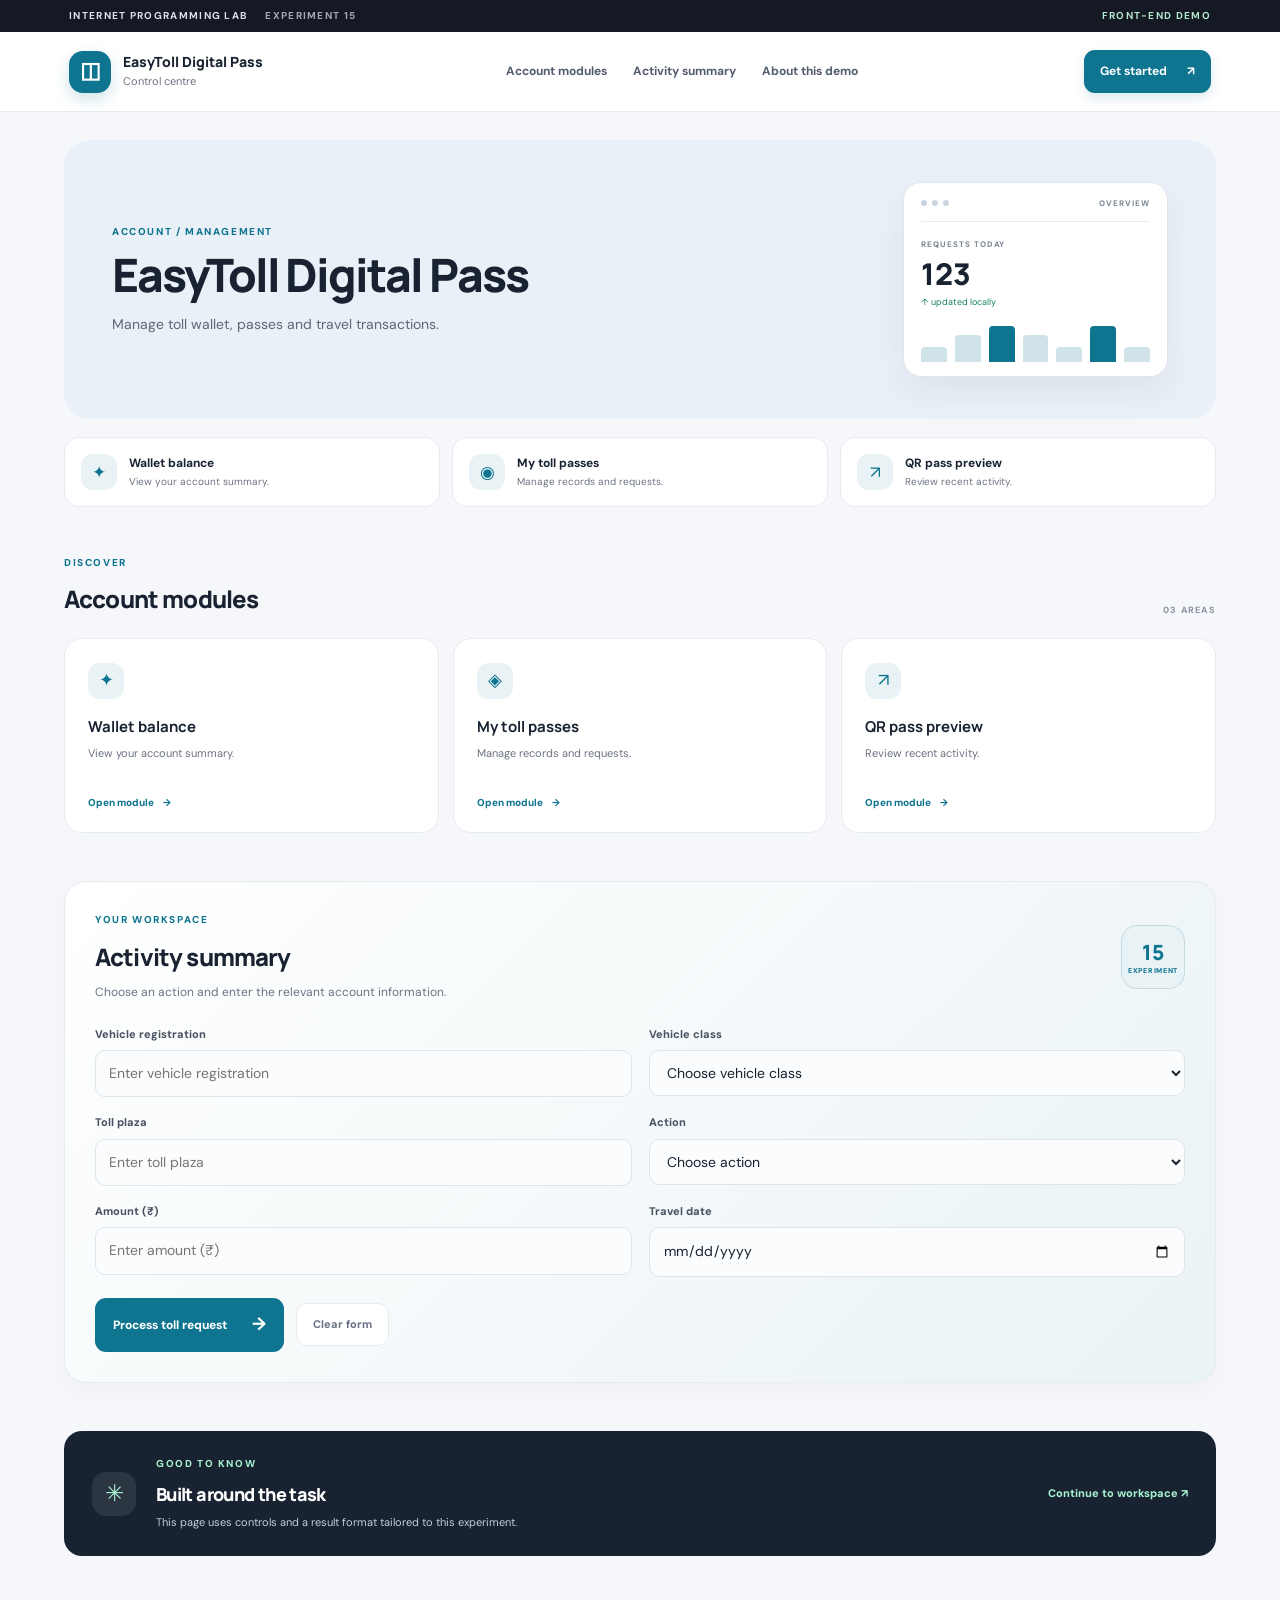
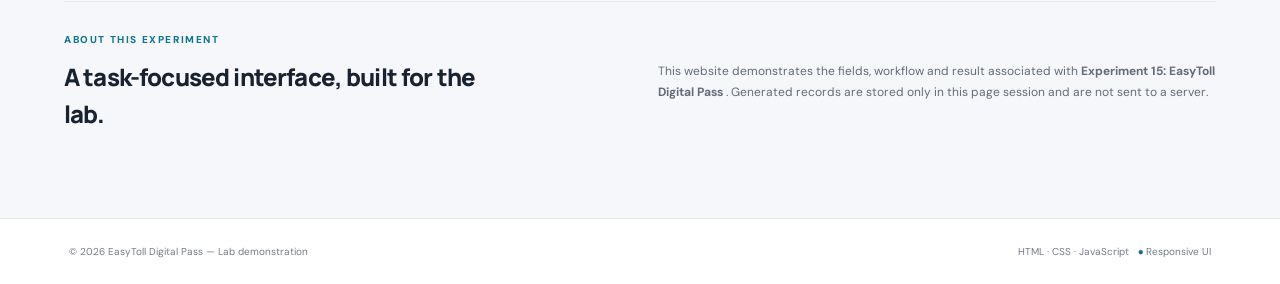
<file: EXP 15/Online Troll Payment/index.html>
<!DOCTYPE html>
<html lang="en">
 <head>
  <meta charset="utf-8"/>
  <meta content="width=device-width, initial-scale=1.0" name="viewport"/>
  <meta content="Manage toll wallet, passes and travel transactions." name="description"/>
  <title>
   EasyToll Digital Pass | Internet Programming Lab
  </title>
  <link href="style.css" rel="stylesheet"/>
  <script defer="" src="script.js">
  </script>
 </head>
 <body class="theme-dashboard" data-experiment="15">
  <div class="announcement">
   INTERNET PROGRAMMING LAB
   <span>
    EXPERIMENT 15
   </span>
   <span class="demo-flag">
    FRONT-END DEMO
   </span>
  </div>
  <header class="site-header">
   <a class="brand" href="#top">
    <span class="brand-mark">
     ◫
    </span>
    <span>
     <strong>
      EasyToll Digital Pass
     </strong>
     <small>
      Control centre
     </small>
    </span>
   </a>
   <nav class="main-nav">
    <a href="#catalog">
     Account modules
    </a>
    <a href="#workspace">
     Activity summary
    </a>
    <a href="#about">
     About this demo
    </a>
   </nav>
   <button class="nav-action" onclick="document.getElementById('workspace').scrollIntoView({behavior:'smooth'})">
    Get started
    <span>
     &nearrow;
    </span>
   </button>
  </header>
  <main class="page-shell" id="top">
   <section class="hero hero-board">
    <div>
     <p class="eyebrow">
      ACCOUNT / MANAGEMENT
     </p>
     <h1>
      EasyToll Digital Pass
     </h1>
     <p>
      Manage toll wallet, passes and travel transactions.
     </p>
    </div>
    <div class="board-preview">
     <div class="board-top">
      <i>
      </i>
      <i>
      </i>
      <i>
      </i>
      <span>
       OVERVIEW
      </span>
     </div>
     <div class="board-metric">
      <small>
       REQUESTS TODAY
      </small>
      <strong>
       123
      </strong>
      <span class="positive">
       &uarr; updated locally
      </span>
     </div>
     <div class="board-mini">
      <b>
      </b>
      <b>
      </b>
      <b>
      </b>
      <b>
      </b>
      <b>
      </b>
      <b>
      </b>
      <b>
      </b>
     </div>
    </div>
   </section>
   <div class="quick-strip">
    <div class="quick-item">
     <span class="quick-icon">
      ✦
     </span>
     <span>
      <strong>
       Wallet balance
      </strong>
      <small>
       View your account summary.
      </small>
     </span>
    </div>
    <div class="quick-item">
     <span class="quick-icon">
      ◉
     </span>
     <span>
      <strong>
       My toll passes
      </strong>
      <small>
       Manage records and requests.
      </small>
     </span>
    </div>
    <div class="quick-item">
     <span class="quick-icon">
      &nearrow;
     </span>
     <span>
      <strong>
       QR pass preview
      </strong>
      <small>
       Review recent activity.
      </small>
     </span>
    </div>
   </div>
   <section class="section-block" id="catalog">
    <div class="section-heading">
     <div>
      <p class="eyebrow">
       DISCOVER
      </p>
      <h2>
       Account modules
      </h2>
     </div>
     <span class="section-count">
      03 AREAS
     </span>
    </div>
    <div class="feature-grid">
     <article class="feature-card feature-1">
      <div class="feature-symbol">
       ✦
      </div>
      <h3>
       Wallet balance
      </h3>
      <p>
       View your account summary.
      </p>
      <a href="#workspace">
       Open module
       <b>
        &rarr;
       </b>
      </a>
     </article>
     <article class="feature-card feature-2">
      <div class="feature-symbol">
       ◈
      </div>
      <h3>
       My toll passes
      </h3>
      <p>
       Manage records and requests.
      </p>
      <a href="#workspace">
       Open module
       <b>
        &rarr;
       </b>
      </a>
     </article>
     <article class="feature-card feature-3">
      <div class="feature-symbol">
       &nearrow;
      </div>
      <h3>
       QR pass preview
      </h3>
      <p>
       Review recent activity.
      </p>
      <a href="#workspace">
       Open module
       <b>
        &rarr;
       </b>
      </a>
     </article>
    </div>
   </section>
   <section class="section-block workspace-section dashboard-workspace" id="workspace">
    <div class="workspace-heading">
     <div>
      <p class="eyebrow">
       YOUR WORKSPACE
      </p>
      <h2>
       Activity summary
      </h2>
      <p>
       Choose an action and enter the relevant account information.
      </p>
     </div>
     <div class="workspace-stamp">
      <span>
       15
      </span>
      <small>
       EXPERIMENT
      </small>
     </div>
    </div>
    <form class="workspace-form field-grid" id="mainForm">
     <label class="field">
      <span>
       Vehicle registration
      </span>
      <input id="field0" name="field0" placeholder="Enter vehicle registration" required="" type="text"/>
     </label>
     <label class="field">
      <span>
       Vehicle class
      </span>
      <select id="field1" name="field1" required="">
       <option value="">
        Choose vehicle class
       </option>
       <option>
        Car/Jeep
       </option>
       <option>
        LCV
       </option>
       <option>
        Bus/Truck
       </option>
       <option>
        Heavy vehicle
       </option>
      </select>
     </label>
     <label class="field">
      <span>
       Toll plaza
      </span>
      <input id="field2" name="field2" placeholder="Enter toll plaza" type="text"/>
     </label>
     <label class="field">
      <span>
       Action
      </span>
      <select id="field3" name="field3">
       <option value="">
        Choose action
       </option>
       <option>
        Add wallet money
       </option>
       <option>
        Buy e-ticket
       </option>
       <option>
        Apply toll pass
       </option>
       <option>
        Renew pass
       </option>
       <option>
        Verify pass
       </option>
      </select>
     </label>
     <label class="field">
      <span>
       Amount (₹)
      </span>
      <input id="field4" min="0" name="field4" placeholder="Enter amount (₹)" type="number"/>
     </label>
     <label class="field">
      <span>
       Travel date
      </span>
      <input id="field5" name="field5" placeholder="Enter travel date" type="date"/>
     </label>
     <div class="form-actions">
      <button class="submit-btn" type="submit">
       Process toll request
       <span>
        &rarr;
       </span>
      </button>
      <button class="reset-btn" type="reset">
       Clear form
      </button>
     </div>
    </form>
    <div aria-live="polite" class="result-panel" hidden="" id="result">
    </div>
   </section>
   <section class="note-band">
    <div class="note-icon">
     ✳
    </div>
    <div>
     <p class="eyebrow">
      GOOD TO KNOW
     </p>
     <h2>
      Built around the task
     </h2>
     <p>
      This page uses controls and a result format tailored to this experiment.
     </p>
    </div>
    <a href="#workspace">
     Continue to workspace &nearrow;
    </a>
   </section>
   <section class="about-demo" id="about">
    <div>
     <p class="eyebrow">
      ABOUT THIS EXPERIMENT
     </p>
     <h2>
      A task-focused interface, built for the lab.
     </h2>
    </div>
    <p>
     This website demonstrates the fields, workflow and result associated with
     <strong>
      Experiment 15: EasyToll Digital Pass
     </strong>
     . Generated records are stored only in this page session and are not sent to a server.
    </p>
   </section>
  </main>
  <footer class="site-footer">
   <span>
    &copy; 2026 EasyToll Digital Pass &mdash; Lab demonstration
   </span>
   <span>
    HTML &middot; CSS &middot; JavaScript
    <b>
     ●
    </b>
    Responsive UI
   </span>
  </footer>
 </body>
</html>
</file>
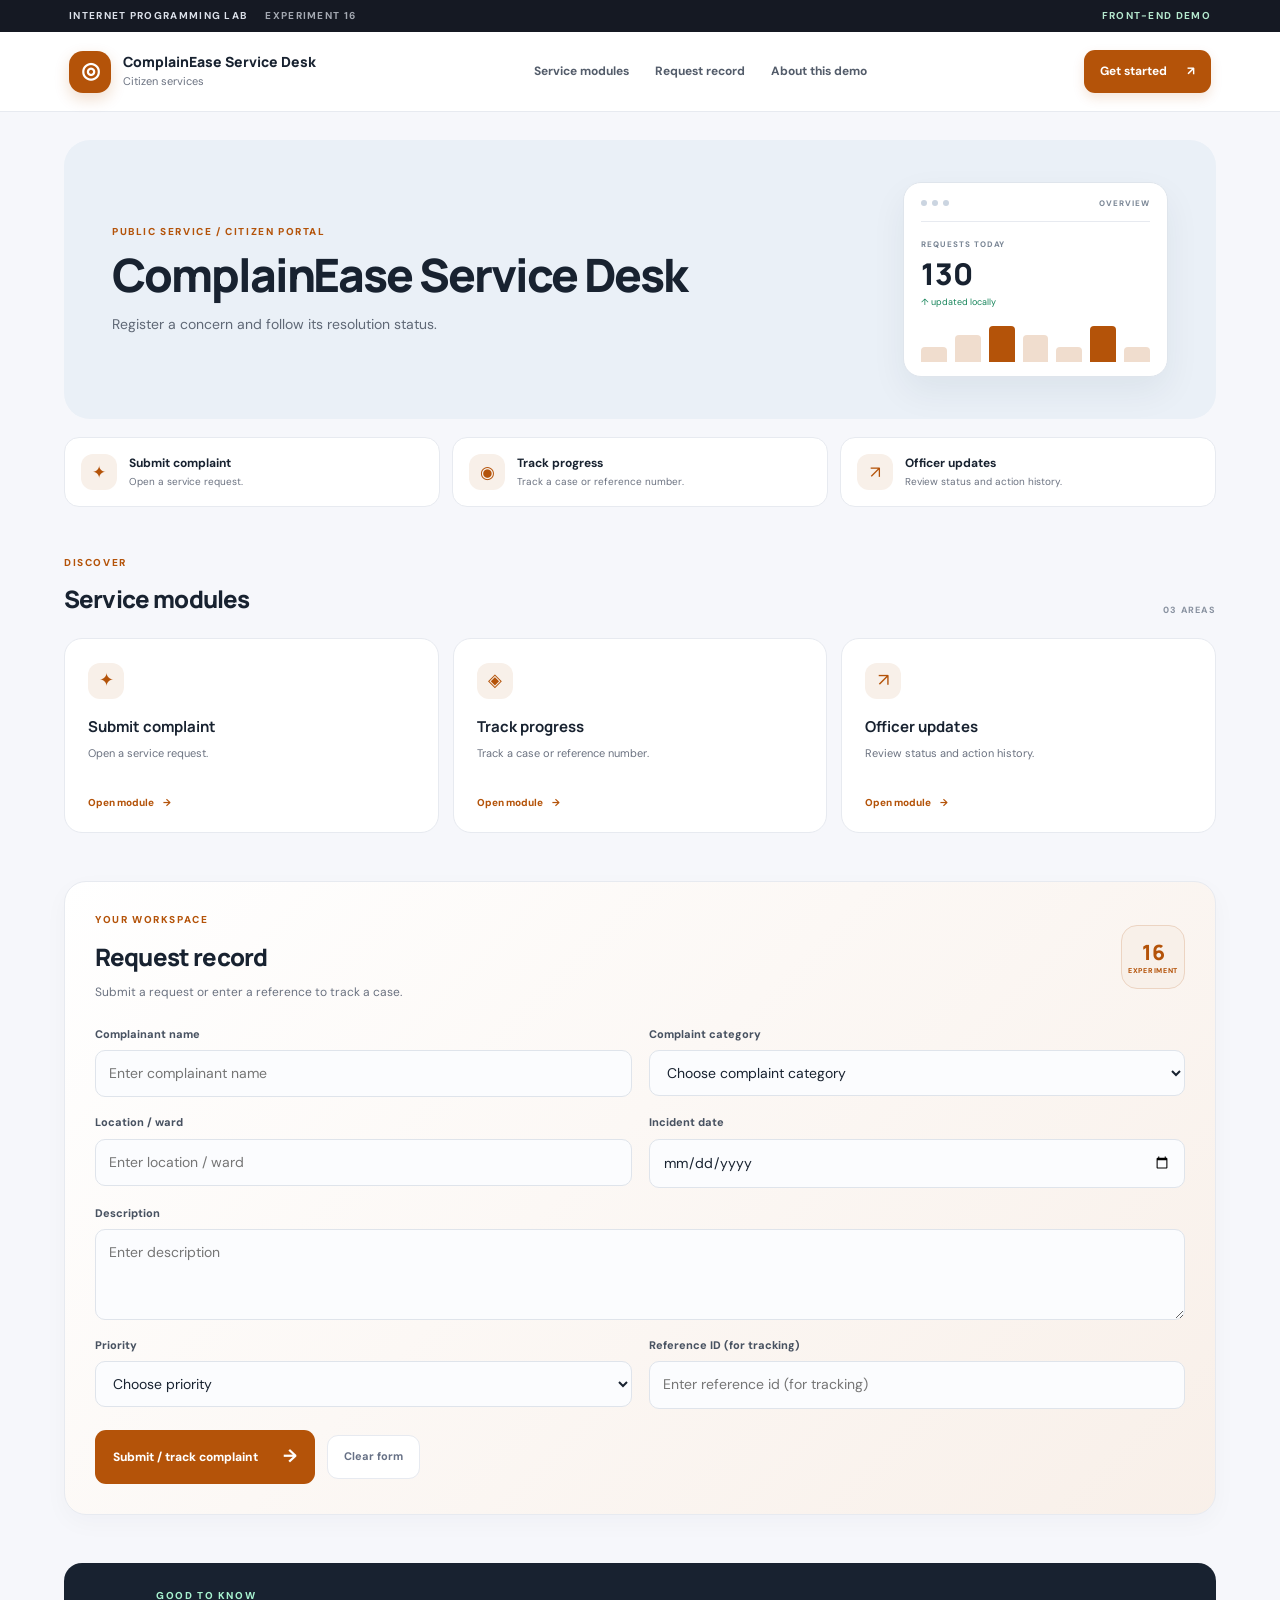
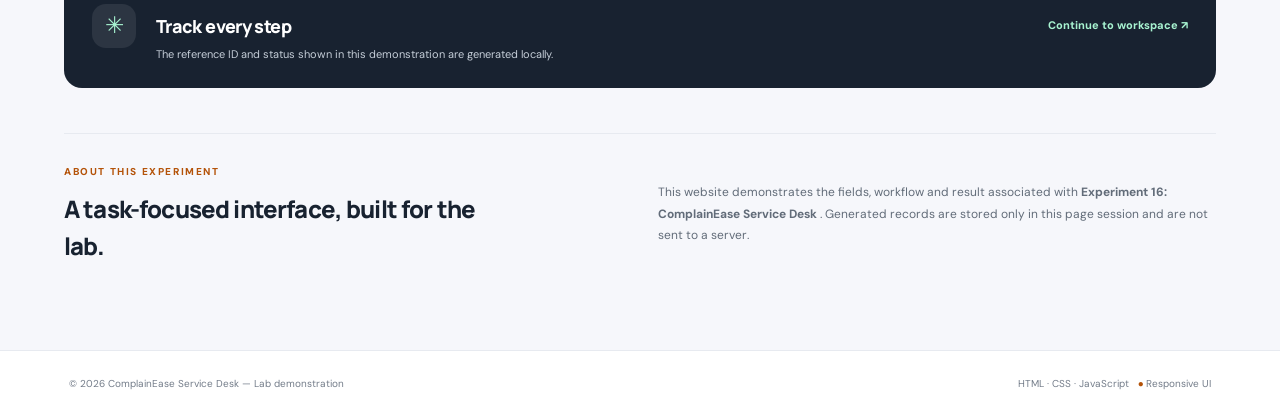
<file: EXP 16/Complaint Management/index.html>
<!DOCTYPE html>
<html lang="en">
 <head>
  <meta charset="utf-8"/>
  <meta content="width=device-width, initial-scale=1.0" name="viewport"/>
  <meta content="Register a concern and follow its resolution status." name="description"/>
  <title>
   ComplainEase Service Desk | Internet Programming Lab
  </title>
  <link href="style.css" rel="stylesheet"/>
  <script defer="" src="script.js">
  </script>
 </head>
 <body class="theme-civic" data-experiment="16">
  <div class="announcement">
   INTERNET PROGRAMMING LAB
   <span>
    EXPERIMENT 16
   </span>
   <span class="demo-flag">
    FRONT-END DEMO
   </span>
  </div>
  <header class="site-header">
   <a class="brand" href="#top">
    <span class="brand-mark">
     ◎
    </span>
    <span>
     <strong>
      ComplainEase Service Desk
     </strong>
     <small>
      Citizen services
     </small>
    </span>
   </a>
   <nav class="main-nav">
    <a href="#catalog">
     Service modules
    </a>
    <a href="#workspace">
     Request record
    </a>
    <a href="#about">
     About this demo
    </a>
   </nav>
   <button class="nav-action" onclick="document.getElementById('workspace').scrollIntoView({behavior:'smooth'})">
    Get started
    <span>
     &nearrow;
    </span>
   </button>
  </header>
  <main class="page-shell" id="top">
   <section class="hero hero-board">
    <div>
     <p class="eyebrow">
      PUBLIC SERVICE / CITIZEN PORTAL
     </p>
     <h1>
      ComplainEase Service Desk
     </h1>
     <p>
      Register a concern and follow its resolution status.
     </p>
    </div>
    <div class="board-preview">
     <div class="board-top">
      <i>
      </i>
      <i>
      </i>
      <i>
      </i>
      <span>
       OVERVIEW
      </span>
     </div>
     <div class="board-metric">
      <small>
       REQUESTS TODAY
      </small>
      <strong>
       130
      </strong>
      <span class="positive">
       &uarr; updated locally
      </span>
     </div>
     <div class="board-mini">
      <b>
      </b>
      <b>
      </b>
      <b>
      </b>
      <b>
      </b>
      <b>
      </b>
      <b>
      </b>
      <b>
      </b>
     </div>
    </div>
   </section>
   <div class="quick-strip">
    <div class="quick-item">
     <span class="quick-icon">
      ✦
     </span>
     <span>
      <strong>
       Submit complaint
      </strong>
      <small>
       Open a service request.
      </small>
     </span>
    </div>
    <div class="quick-item">
     <span class="quick-icon">
      ◉
     </span>
     <span>
      <strong>
       Track progress
      </strong>
      <small>
       Track a case or reference number.
      </small>
     </span>
    </div>
    <div class="quick-item">
     <span class="quick-icon">
      &nearrow;
     </span>
     <span>
      <strong>
       Officer updates
      </strong>
      <small>
       Review status and action history.
      </small>
     </span>
    </div>
   </div>
   <section class="section-block" id="catalog">
    <div class="section-heading">
     <div>
      <p class="eyebrow">
       DISCOVER
      </p>
      <h2>
       Service modules
      </h2>
     </div>
     <span class="section-count">
      03 AREAS
     </span>
    </div>
    <div class="feature-grid">
     <article class="feature-card feature-1">
      <div class="feature-symbol">
       ✦
      </div>
      <h3>
       Submit complaint
      </h3>
      <p>
       Open a service request.
      </p>
      <a href="#workspace">
       Open module
       <b>
        &rarr;
       </b>
      </a>
     </article>
     <article class="feature-card feature-2">
      <div class="feature-symbol">
       ◈
      </div>
      <h3>
       Track progress
      </h3>
      <p>
       Track a case or reference number.
      </p>
      <a href="#workspace">
       Open module
       <b>
        &rarr;
       </b>
      </a>
     </article>
     <article class="feature-card feature-3">
      <div class="feature-symbol">
       &nearrow;
      </div>
      <h3>
       Officer updates
      </h3>
      <p>
       Review status and action history.
      </p>
      <a href="#workspace">
       Open module
       <b>
        &rarr;
       </b>
      </a>
     </article>
    </div>
   </section>
   <section class="section-block workspace-section dashboard-workspace" id="workspace">
    <div class="workspace-heading">
     <div>
      <p class="eyebrow">
       YOUR WORKSPACE
      </p>
      <h2>
       Request record
      </h2>
      <p>
       Submit a request or enter a reference to track a case.
      </p>
     </div>
     <div class="workspace-stamp">
      <span>
       16
      </span>
      <small>
       EXPERIMENT
      </small>
     </div>
    </div>
    <form class="workspace-form field-grid" id="mainForm">
     <label class="field">
      <span>
       Complainant name
      </span>
      <input id="field0" name="field0" placeholder="Enter complainant name" required="" type="text"/>
     </label>
     <label class="field">
      <span>
       Complaint category
      </span>
      <select id="field1" name="field1" required="">
       <option value="">
        Choose complaint category
       </option>
       <option>
        Road
       </option>
       <option>
        Water
       </option>
       <option>
        Electricity
       </option>
       <option>
        Sanitation
       </option>
       <option>
        Public service
       </option>
       <option>
        Other
       </option>
      </select>
     </label>
     <label class="field">
      <span>
       Location / ward
      </span>
      <input id="field2" name="field2" placeholder="Enter location / ward" type="text"/>
     </label>
     <label class="field">
      <span>
       Incident date
      </span>
      <input id="field3" name="field3" placeholder="Enter incident date" type="date"/>
     </label>
     <label class="field wide">
      <span>
       Description
      </span>
      <textarea id="field4" name="field4" placeholder="Enter description" rows="3"></textarea>
     </label>
     <label class="field">
      <span>
       Priority
      </span>
      <select id="field5" name="field5">
       <option value="">
        Choose priority
       </option>
       <option>
        Normal
       </option>
       <option>
        High
       </option>
       <option>
        Urgent
       </option>
      </select>
     </label>
     <label class="field">
      <span>
       Reference ID (for tracking)
      </span>
      <input id="field6" name="field6" placeholder="Enter reference id (for tracking)" type="text"/>
     </label>
     <div class="form-actions">
      <button class="submit-btn" type="submit">
       Submit / track complaint
       <span>
        &rarr;
       </span>
      </button>
      <button class="reset-btn" type="reset">
       Clear form
      </button>
     </div>
    </form>
    <div aria-live="polite" class="result-panel" hidden="" id="result">
    </div>
   </section>
   <section class="note-band">
    <div class="note-icon">
     ✳
    </div>
    <div>
     <p class="eyebrow">
      GOOD TO KNOW
     </p>
     <h2>
      Track every step
     </h2>
     <p>
      The reference ID and status shown in this demonstration are generated locally.
     </p>
    </div>
    <a href="#workspace">
     Continue to workspace &nearrow;
    </a>
   </section>
   <section class="about-demo" id="about">
    <div>
     <p class="eyebrow">
      ABOUT THIS EXPERIMENT
     </p>
     <h2>
      A task-focused interface, built for the lab.
     </h2>
    </div>
    <p>
     This website demonstrates the fields, workflow and result associated with
     <strong>
      Experiment 16: ComplainEase Service Desk
     </strong>
     . Generated records are stored only in this page session and are not sent to a server.
    </p>
   </section>
  </main>
  <footer class="site-footer">
   <span>
    &copy; 2026 ComplainEase Service Desk &mdash; Lab demonstration
   </span>
   <span>
    HTML &middot; CSS &middot; JavaScript
    <b>
     ●
    </b>
    Responsive UI
   </span>
  </footer>
 </body>
</html>
</file>
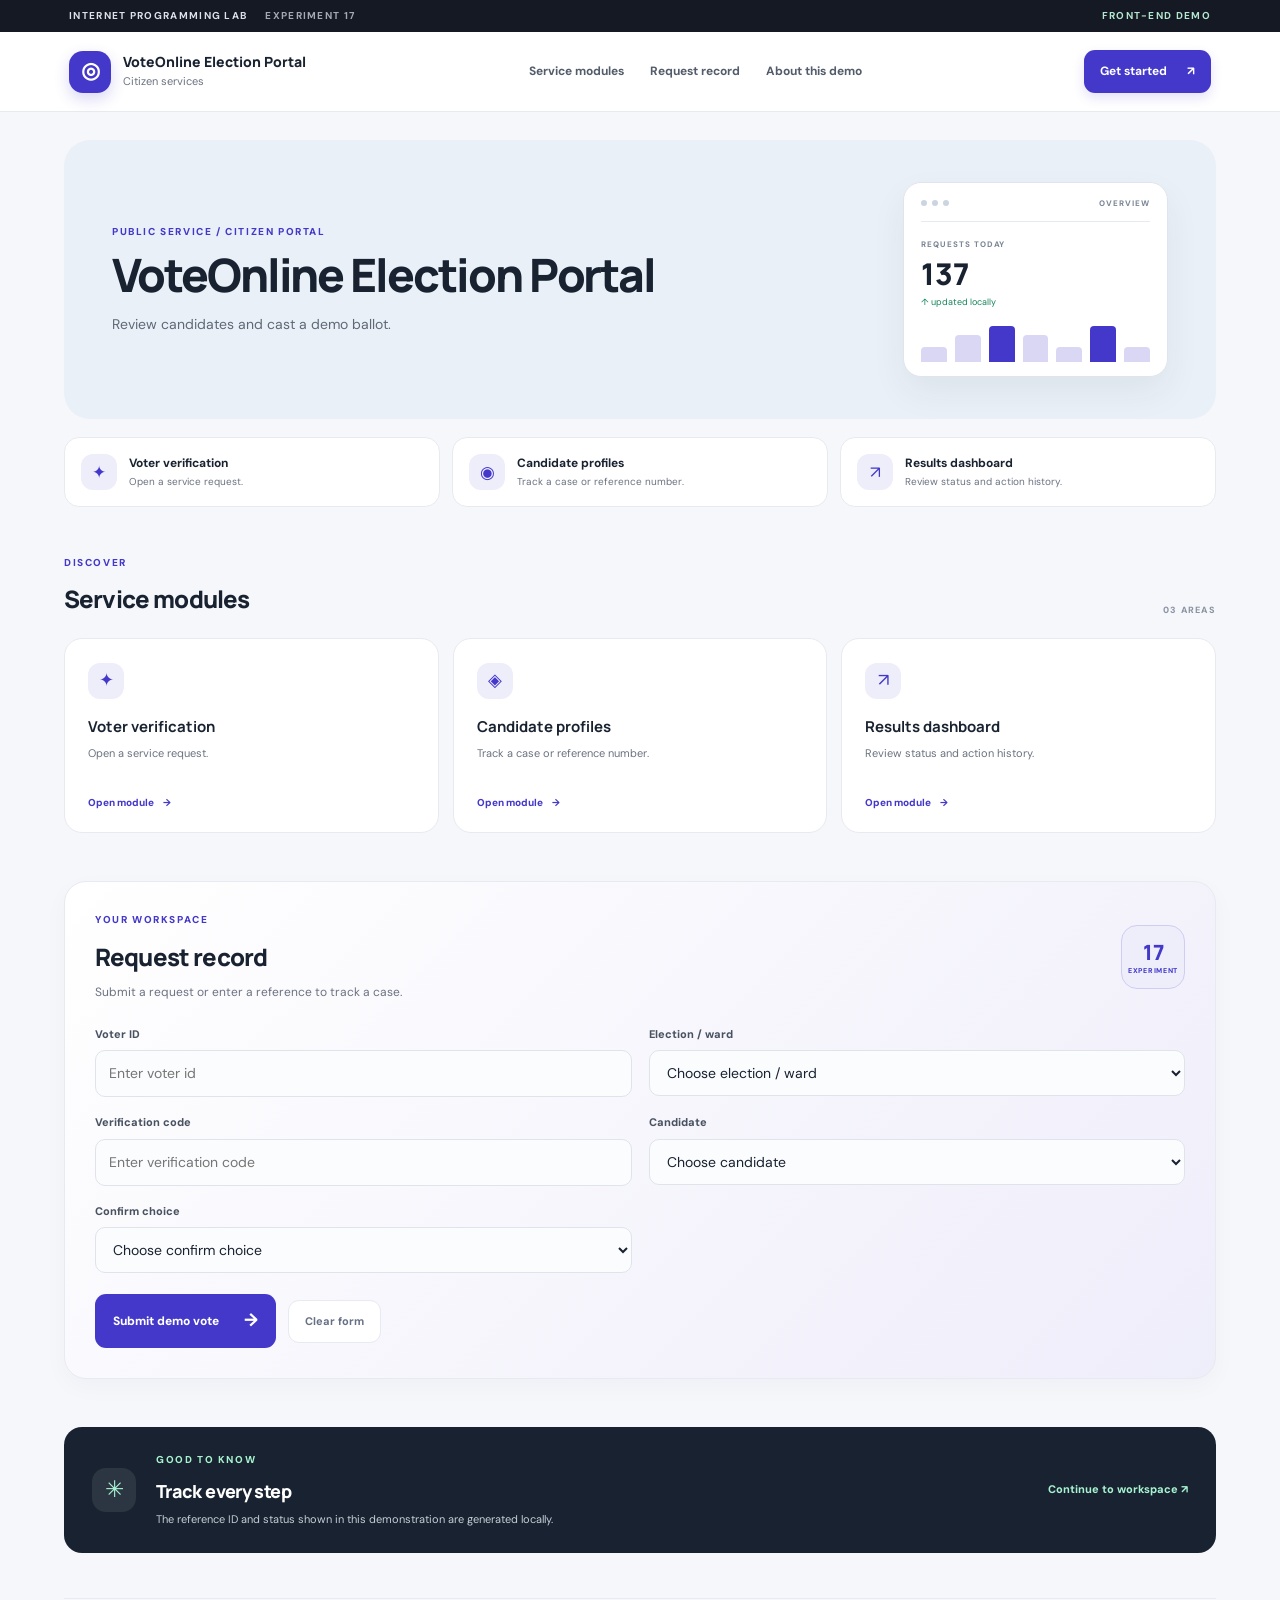
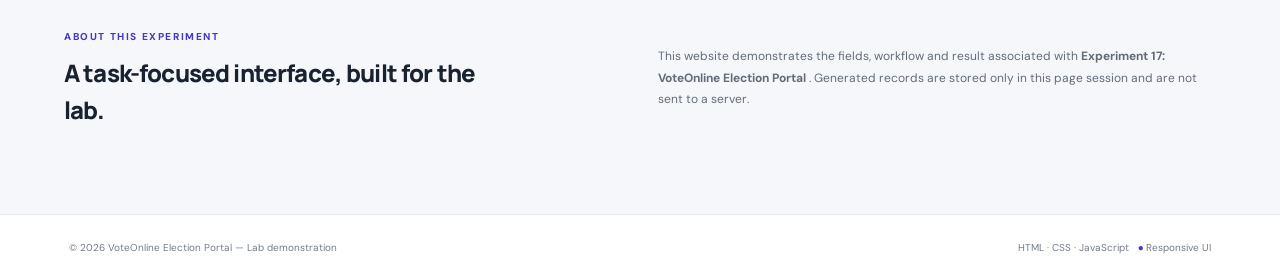
<file: EXP 17/Online Voting/index.html>
<!DOCTYPE html>
<html lang="en">
 <head>
  <meta charset="utf-8"/>
  <meta content="width=device-width, initial-scale=1.0" name="viewport"/>
  <meta content="Review candidates and cast a demo ballot." name="description"/>
  <title>
   VoteOnline Election Portal | Internet Programming Lab
  </title>
  <link href="style.css" rel="stylesheet"/>
  <script defer="" src="script.js">
  </script>
 </head>
 <body class="theme-civic" data-experiment="17">
  <div class="announcement">
   INTERNET PROGRAMMING LAB
   <span>
    EXPERIMENT 17
   </span>
   <span class="demo-flag">
    FRONT-END DEMO
   </span>
  </div>
  <header class="site-header">
   <a class="brand" href="#top">
    <span class="brand-mark">
     ◎
    </span>
    <span>
     <strong>
      VoteOnline Election Portal
     </strong>
     <small>
      Citizen services
     </small>
    </span>
   </a>
   <nav class="main-nav">
    <a href="#catalog">
     Service modules
    </a>
    <a href="#workspace">
     Request record
    </a>
    <a href="#about">
     About this demo
    </a>
   </nav>
   <button class="nav-action" onclick="document.getElementById('workspace').scrollIntoView({behavior:'smooth'})">
    Get started
    <span>
     &nearrow;
    </span>
   </button>
  </header>
  <main class="page-shell" id="top">
   <section class="hero hero-board">
    <div>
     <p class="eyebrow">
      PUBLIC SERVICE / CITIZEN PORTAL
     </p>
     <h1>
      VoteOnline Election Portal
     </h1>
     <p>
      Review candidates and cast a demo ballot.
     </p>
    </div>
    <div class="board-preview">
     <div class="board-top">
      <i>
      </i>
      <i>
      </i>
      <i>
      </i>
      <span>
       OVERVIEW
      </span>
     </div>
     <div class="board-metric">
      <small>
       REQUESTS TODAY
      </small>
      <strong>
       137
      </strong>
      <span class="positive">
       &uarr; updated locally
      </span>
     </div>
     <div class="board-mini">
      <b>
      </b>
      <b>
      </b>
      <b>
      </b>
      <b>
      </b>
      <b>
      </b>
      <b>
      </b>
      <b>
      </b>
     </div>
    </div>
   </section>
   <div class="quick-strip">
    <div class="quick-item">
     <span class="quick-icon">
      ✦
     </span>
     <span>
      <strong>
       Voter verification
      </strong>
      <small>
       Open a service request.
      </small>
     </span>
    </div>
    <div class="quick-item">
     <span class="quick-icon">
      ◉
     </span>
     <span>
      <strong>
       Candidate profiles
      </strong>
      <small>
       Track a case or reference number.
      </small>
     </span>
    </div>
    <div class="quick-item">
     <span class="quick-icon">
      &nearrow;
     </span>
     <span>
      <strong>
       Results dashboard
      </strong>
      <small>
       Review status and action history.
      </small>
     </span>
    </div>
   </div>
   <section class="section-block" id="catalog">
    <div class="section-heading">
     <div>
      <p class="eyebrow">
       DISCOVER
      </p>
      <h2>
       Service modules
      </h2>
     </div>
     <span class="section-count">
      03 AREAS
     </span>
    </div>
    <div class="feature-grid">
     <article class="feature-card feature-1">
      <div class="feature-symbol">
       ✦
      </div>
      <h3>
       Voter verification
      </h3>
      <p>
       Open a service request.
      </p>
      <a href="#workspace">
       Open module
       <b>
        &rarr;
       </b>
      </a>
     </article>
     <article class="feature-card feature-2">
      <div class="feature-symbol">
       ◈
      </div>
      <h3>
       Candidate profiles
      </h3>
      <p>
       Track a case or reference number.
      </p>
      <a href="#workspace">
       Open module
       <b>
        &rarr;
       </b>
      </a>
     </article>
     <article class="feature-card feature-3">
      <div class="feature-symbol">
       &nearrow;
      </div>
      <h3>
       Results dashboard
      </h3>
      <p>
       Review status and action history.
      </p>
      <a href="#workspace">
       Open module
       <b>
        &rarr;
       </b>
      </a>
     </article>
    </div>
   </section>
   <section class="section-block workspace-section dashboard-workspace" id="workspace">
    <div class="workspace-heading">
     <div>
      <p class="eyebrow">
       YOUR WORKSPACE
      </p>
      <h2>
       Request record
      </h2>
      <p>
       Submit a request or enter a reference to track a case.
      </p>
     </div>
     <div class="workspace-stamp">
      <span>
       17
      </span>
      <small>
       EXPERIMENT
      </small>
     </div>
    </div>
    <form class="workspace-form field-grid" id="mainForm">
     <label class="field">
      <span>
       Voter ID
      </span>
      <input id="field0" name="field0" placeholder="Enter voter id" required="" type="text"/>
     </label>
     <label class="field">
      <span>
       Election / ward
      </span>
      <select id="field1" name="field1" required="">
       <option value="">
        Choose election / ward
       </option>
       <option>
        Student council
       </option>
       <option>
        Community ward
       </option>
       <option>
        Club committee
       </option>
      </select>
     </label>
     <label class="field">
      <span>
       Verification code
      </span>
      <input id="field2" name="field2" placeholder="Enter verification code" type="text"/>
     </label>
     <label class="field">
      <span>
       Candidate
      </span>
      <select id="field3" name="field3">
       <option value="">
        Choose candidate
       </option>
       <option>
        Candidate A
       </option>
       <option>
        Candidate B
       </option>
       <option>
        Candidate C
       </option>
       <option>
        NOTA
       </option>
      </select>
     </label>
     <label class="field">
      <span>
       Confirm choice
      </span>
      <select id="field4" name="field4">
       <option value="">
        Choose confirm choice
       </option>
       <option>
        Yes
       </option>
       <option>
        No
       </option>
      </select>
     </label>
     <div class="form-actions">
      <button class="submit-btn" type="submit">
       Submit demo vote
       <span>
        &rarr;
       </span>
      </button>
      <button class="reset-btn" type="reset">
       Clear form
      </button>
     </div>
    </form>
    <div aria-live="polite" class="result-panel" hidden="" id="result">
    </div>
   </section>
   <section class="note-band">
    <div class="note-icon">
     ✳
    </div>
    <div>
     <p class="eyebrow">
      GOOD TO KNOW
     </p>
     <h2>
      Track every step
     </h2>
     <p>
      The reference ID and status shown in this demonstration are generated locally.
     </p>
    </div>
    <a href="#workspace">
     Continue to workspace &nearrow;
    </a>
   </section>
   <section class="about-demo" id="about">
    <div>
     <p class="eyebrow">
      ABOUT THIS EXPERIMENT
     </p>
     <h2>
      A task-focused interface, built for the lab.
     </h2>
    </div>
    <p>
     This website demonstrates the fields, workflow and result associated with
     <strong>
      Experiment 17: VoteOnline Election Portal
     </strong>
     . Generated records are stored only in this page session and are not sent to a server.
    </p>
   </section>
  </main>
  <footer class="site-footer">
   <span>
    &copy; 2026 VoteOnline Election Portal &mdash; Lab demonstration
   </span>
   <span>
    HTML &middot; CSS &middot; JavaScript
    <b>
     ●
    </b>
    Responsive UI
   </span>
  </footer>
 </body>
</html>
</file>
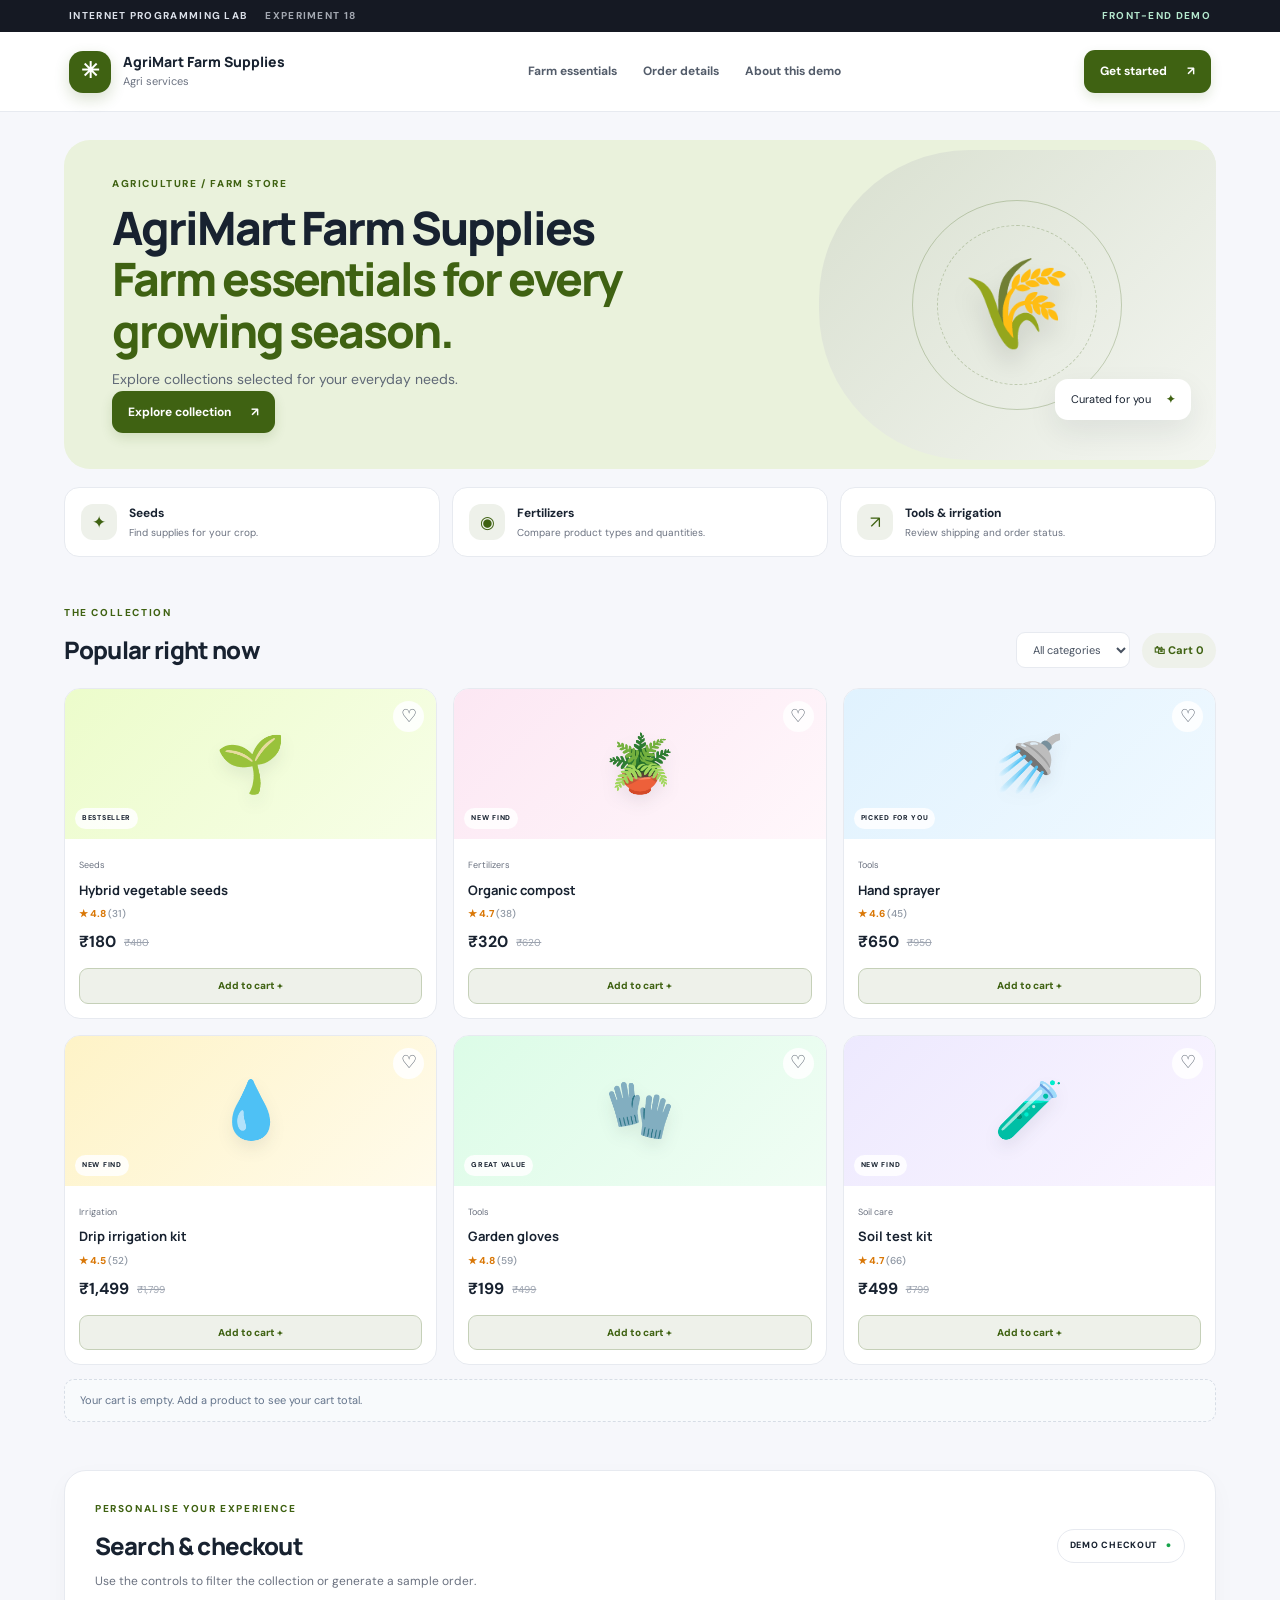
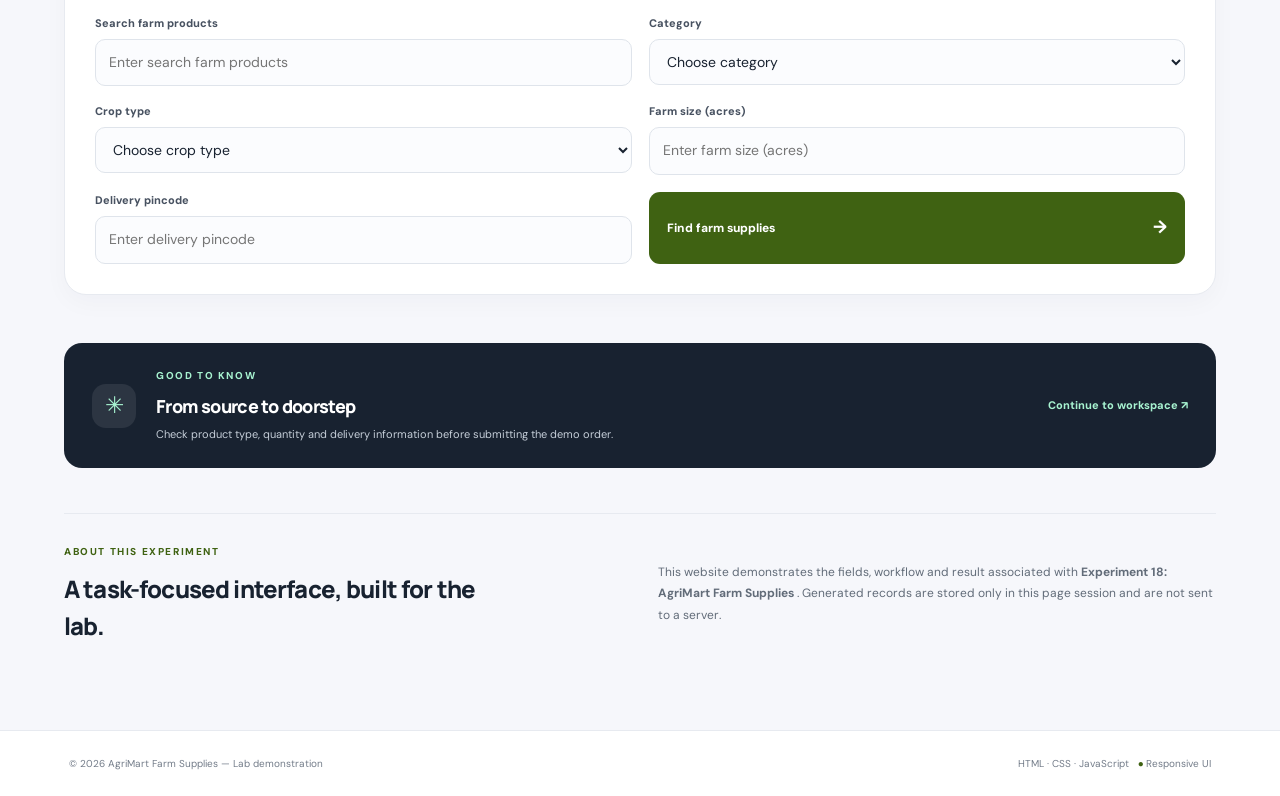
<file: EXP 18/Agriculture Shopping/index.html>
<!DOCTYPE html>
<html lang="en">
 <head>
  <meta charset="utf-8"/>
  <meta content="width=device-width, initial-scale=1.0" name="viewport"/>
  <meta content="Farm essentials for every growing season." name="description"/>
  <title>
   AgriMart Farm Supplies | Internet Programming Lab
  </title>
  <link href="style.css" rel="stylesheet"/>
  <script defer="" src="script.js">
  </script>
 </head>
 <body class="theme-farm" data-experiment="18">
  <div class="announcement">
   INTERNET PROGRAMMING LAB
   <span>
    EXPERIMENT 18
   </span>
   <span class="demo-flag">
    FRONT-END DEMO
   </span>
  </div>
  <header class="site-header">
   <a class="brand" href="#top">
    <span class="brand-mark">
     ✳
    </span>
    <span>
     <strong>
      AgriMart Farm Supplies
     </strong>
     <small>
      Agri services
     </small>
    </span>
   </a>
   <nav class="main-nav">
    <a href="#catalog">
     Farm essentials
    </a>
    <a href="#workspace">
     Order details
    </a>
    <a href="#about">
     About this demo
    </a>
   </nav>
   <button class="nav-action" onclick="document.getElementById('workspace').scrollIntoView({behavior:'smooth'})">
    Get started
    <span>
     &nearrow;
    </span>
   </button>
  </header>
  <main class="page-shell" id="top">
   <section class="hero hero-store">
    <div class="hero-copy">
     <p class="eyebrow">
      AGRICULTURE / FARM STORE
     </p>
     <h1>
      AgriMart Farm Supplies
      <br/>
      <em>
       Farm essentials for every growing season.
      </em>
     </h1>
     <p class="hero-sub">
      Explore collections selected for your everyday needs.
     </p>
     <a class="primary-link" href="#catalog">
      Explore collection
      <b>
       &nearrow;
      </b>
     </a>
    </div>
    <div class="hero-art">
     <div class="art-orbit orbit-one">
     </div>
     <div class="art-orbit orbit-two">
     </div>
     <div class="art-object">
      🌾
     </div>
     <div class="floating-note">
      Curated for you
      <strong>
       ✦
      </strong>
     </div>
    </div>
   </section>
   <div class="quick-strip">
    <div class="quick-item">
     <span class="quick-icon">
      ✦
     </span>
     <span>
      <strong>
       Seeds
      </strong>
      <small>
       Find supplies for your crop.
      </small>
     </span>
    </div>
    <div class="quick-item">
     <span class="quick-icon">
      ◉
     </span>
     <span>
      <strong>
       Fertilizers
      </strong>
      <small>
       Compare product types and quantities.
      </small>
     </span>
    </div>
    <div class="quick-item">
     <span class="quick-icon">
      &nearrow;
     </span>
     <span>
      <strong>
       Tools &amp; irrigation
      </strong>
      <small>
       Review shipping and order status.
      </small>
     </span>
    </div>
   </div>
   <section class="section-block product-section" id="catalog">
    <div class="section-heading">
     <div>
      <p class="eyebrow">
       THE COLLECTION
      </p>
      <h2>
       Popular right now
      </h2>
     </div>
     <div class="product-controls">
      <select id="categoryFilter">
       <option value="All">
        All categories
       </option>
       <option>
        Fertilizers
       </option>
       <option>
        Irrigation
       </option>
       <option>
        Seeds
       </option>
       <option>
        Soil care
       </option>
       <option>
        Tools
       </option>
      </select>
      <span class="cart-pill">
       🛍 Cart
       <b id="cartCount">
        0
       </b>
      </span>
     </div>
    </div>
    <div class="product-grid">
     <article class="product-card" data-category="Seeds">
      <button aria-label="Save item" class="heart" type="button">
       ♡
      </button>
      <div class="product-art product-art-1">
       <span>
        🌱
       </span>
       <small>
        BESTSELLER
       </small>
      </div>
      <div class="product-info">
       <small>
        Seeds
       </small>
       <h3>
        Hybrid vegetable seeds
       </h3>
       <div class="rating">
        &starf; 4.8
        <span>
         (31)
        </span>
       </div>
       <div class="price-row">
        <strong>
         ₹180
        </strong>
        <span class="old-price">
         ₹480
        </span>
       </div>
       <button class="add-cart" data-price="180" data-product="Hybrid vegetable seeds" type="button">
        Add to cart +
       </button>
      </div>
     </article>
     <article class="product-card" data-category="Fertilizers">
      <button aria-label="Save item" class="heart" type="button">
       ♡
      </button>
      <div class="product-art product-art-2">
       <span>
        🪴
       </span>
       <small>
        NEW FIND
       </small>
      </div>
      <div class="product-info">
       <small>
        Fertilizers
       </small>
       <h3>
        Organic compost
       </h3>
       <div class="rating">
        &starf; 4.7
        <span>
         (38)
        </span>
       </div>
       <div class="price-row">
        <strong>
         ₹320
        </strong>
        <span class="old-price">
         ₹620
        </span>
       </div>
       <button class="add-cart" data-price="320" data-product="Organic compost" type="button">
        Add to cart +
       </button>
      </div>
     </article>
     <article class="product-card" data-category="Tools">
      <button aria-label="Save item" class="heart" type="button">
       ♡
      </button>
      <div class="product-art product-art-3">
       <span>
        🚿
       </span>
       <small>
        PICKED FOR YOU
       </small>
      </div>
      <div class="product-info">
       <small>
        Tools
       </small>
       <h3>
        Hand sprayer
       </h3>
       <div class="rating">
        &starf; 4.6
        <span>
         (45)
        </span>
       </div>
       <div class="price-row">
        <strong>
         ₹650
        </strong>
        <span class="old-price">
         ₹950
        </span>
       </div>
       <button class="add-cart" data-price="650" data-product="Hand sprayer" type="button">
        Add to cart +
       </button>
      </div>
     </article>
     <article class="product-card" data-category="Irrigation">
      <button aria-label="Save item" class="heart" type="button">
       ♡
      </button>
      <div class="product-art product-art-4">
       <span>
        💧
       </span>
       <small>
        NEW FIND
       </small>
      </div>
      <div class="product-info">
       <small>
        Irrigation
       </small>
       <h3>
        Drip irrigation kit
       </h3>
       <div class="rating">
        &starf; 4.5
        <span>
         (52)
        </span>
       </div>
       <div class="price-row">
        <strong>
         ₹1,499
        </strong>
        <span class="old-price">
         ₹1,799
        </span>
       </div>
       <button class="add-cart" data-price="1499" data-product="Drip irrigation kit" type="button">
        Add to cart +
       </button>
      </div>
     </article>
     <article class="product-card" data-category="Tools">
      <button aria-label="Save item" class="heart" type="button">
       ♡
      </button>
      <div class="product-art product-art-5">
       <span>
        🧤
       </span>
       <small>
        GREAT VALUE
       </small>
      </div>
      <div class="product-info">
       <small>
        Tools
       </small>
       <h3>
        Garden gloves
       </h3>
       <div class="rating">
        &starf; 4.8
        <span>
         (59)
        </span>
       </div>
       <div class="price-row">
        <strong>
         ₹199
        </strong>
        <span class="old-price">
         ₹499
        </span>
       </div>
       <button class="add-cart" data-price="199" data-product="Garden gloves" type="button">
        Add to cart +
       </button>
      </div>
     </article>
     <article class="product-card" data-category="Soil care">
      <button aria-label="Save item" class="heart" type="button">
       ♡
      </button>
      <div class="product-art product-art-6">
       <span>
        🧪
       </span>
       <small>
        NEW FIND
       </small>
      </div>
      <div class="product-info">
       <small>
        Soil care
       </small>
       <h3>
        Soil test kit
       </h3>
       <div class="rating">
        &starf; 4.7
        <span>
         (66)
        </span>
       </div>
       <div class="price-row">
        <strong>
         ₹499
        </strong>
        <span class="old-price">
         ₹799
        </span>
       </div>
       <button class="add-cart" data-price="499" data-product="Soil test kit" type="button">
        Add to cart +
       </button>
      </div>
     </article>
    </div>
    <div aria-live="polite" class="cart-feedback" id="cartFeedback">
     Your cart is empty. Add a product to see your cart total.
    </div>
   </section>
   <section class="section-block workspace-section" id="workspace">
    <div class="workspace-heading">
     <div>
      <p class="eyebrow">
       PERSONALISE YOUR EXPERIENCE
      </p>
      <h2>
       Search &amp; checkout
      </h2>
      <p>
       Use the controls to filter the collection or generate a sample order.
      </p>
     </div>
     <div class="workspace-badge">
      DEMO CHECKOUT
      <span>
       ●
      </span>
     </div>
    </div>
    <form class="workspace-form store-form" id="mainForm">
     <label class="field">
      <span>
       Search farm products
      </span>
      <input id="field0" name="field0" placeholder="Enter search farm products" required="" type="search"/>
     </label>
     <label class="field">
      <span>
       Category
      </span>
      <select id="field1" name="field1" required="">
       <option value="">
        Choose category
       </option>
       <option>
        Seeds
       </option>
       <option>
        Fertilizers
       </option>
       <option>
        Crop protection
       </option>
       <option>
        Tools
       </option>
       <option>
        Irrigation
       </option>
      </select>
     </label>
     <label class="field">
      <span>
       Crop type
      </span>
      <select id="field2" name="field2">
       <option value="">
        Choose crop type
       </option>
       <option>
        Rice
       </option>
       <option>
        Wheat
       </option>
       <option>
        Vegetables
       </option>
       <option>
        Fruits
       </option>
       <option>
        Cotton
       </option>
      </select>
     </label>
     <label class="field">
      <span>
       Farm size (acres)
      </span>
      <input id="field3" min="0" name="field3" placeholder="Enter farm size (acres)" type="number"/>
     </label>
     <label class="field">
      <span>
       Delivery pincode
      </span>
      <input id="field4" name="field4" placeholder="Enter delivery pincode" type="text"/>
     </label>
     <button class="submit-btn" type="submit">
      Find farm supplies
      <span>
       &rarr;
      </span>
     </button>
    </form>
    <div aria-live="polite" class="result-panel" hidden="" id="result">
    </div>
   </section>
   <section class="note-band">
    <div class="note-icon">
     ✳
    </div>
    <div>
     <p class="eyebrow">
      GOOD TO KNOW
     </p>
     <h2>
      From source to doorstep
     </h2>
     <p>
      Check product type, quantity and delivery information before submitting the demo order.
     </p>
    </div>
    <a href="#workspace">
     Continue to workspace &nearrow;
    </a>
   </section>
   <section class="about-demo" id="about">
    <div>
     <p class="eyebrow">
      ABOUT THIS EXPERIMENT
     </p>
     <h2>
      A task-focused interface, built for the lab.
     </h2>
    </div>
    <p>
     This website demonstrates the fields, workflow and result associated with
     <strong>
      Experiment 18: AgriMart Farm Supplies
     </strong>
     . Generated records are stored only in this page session and are not sent to a server.
    </p>
   </section>
  </main>
  <footer class="site-footer">
   <span>
    &copy; 2026 AgriMart Farm Supplies &mdash; Lab demonstration
   </span>
   <span>
    HTML &middot; CSS &middot; JavaScript
    <b>
     ●
    </b>
    Responsive UI
   </span>
  </footer>
 </body>
</html>
</file>
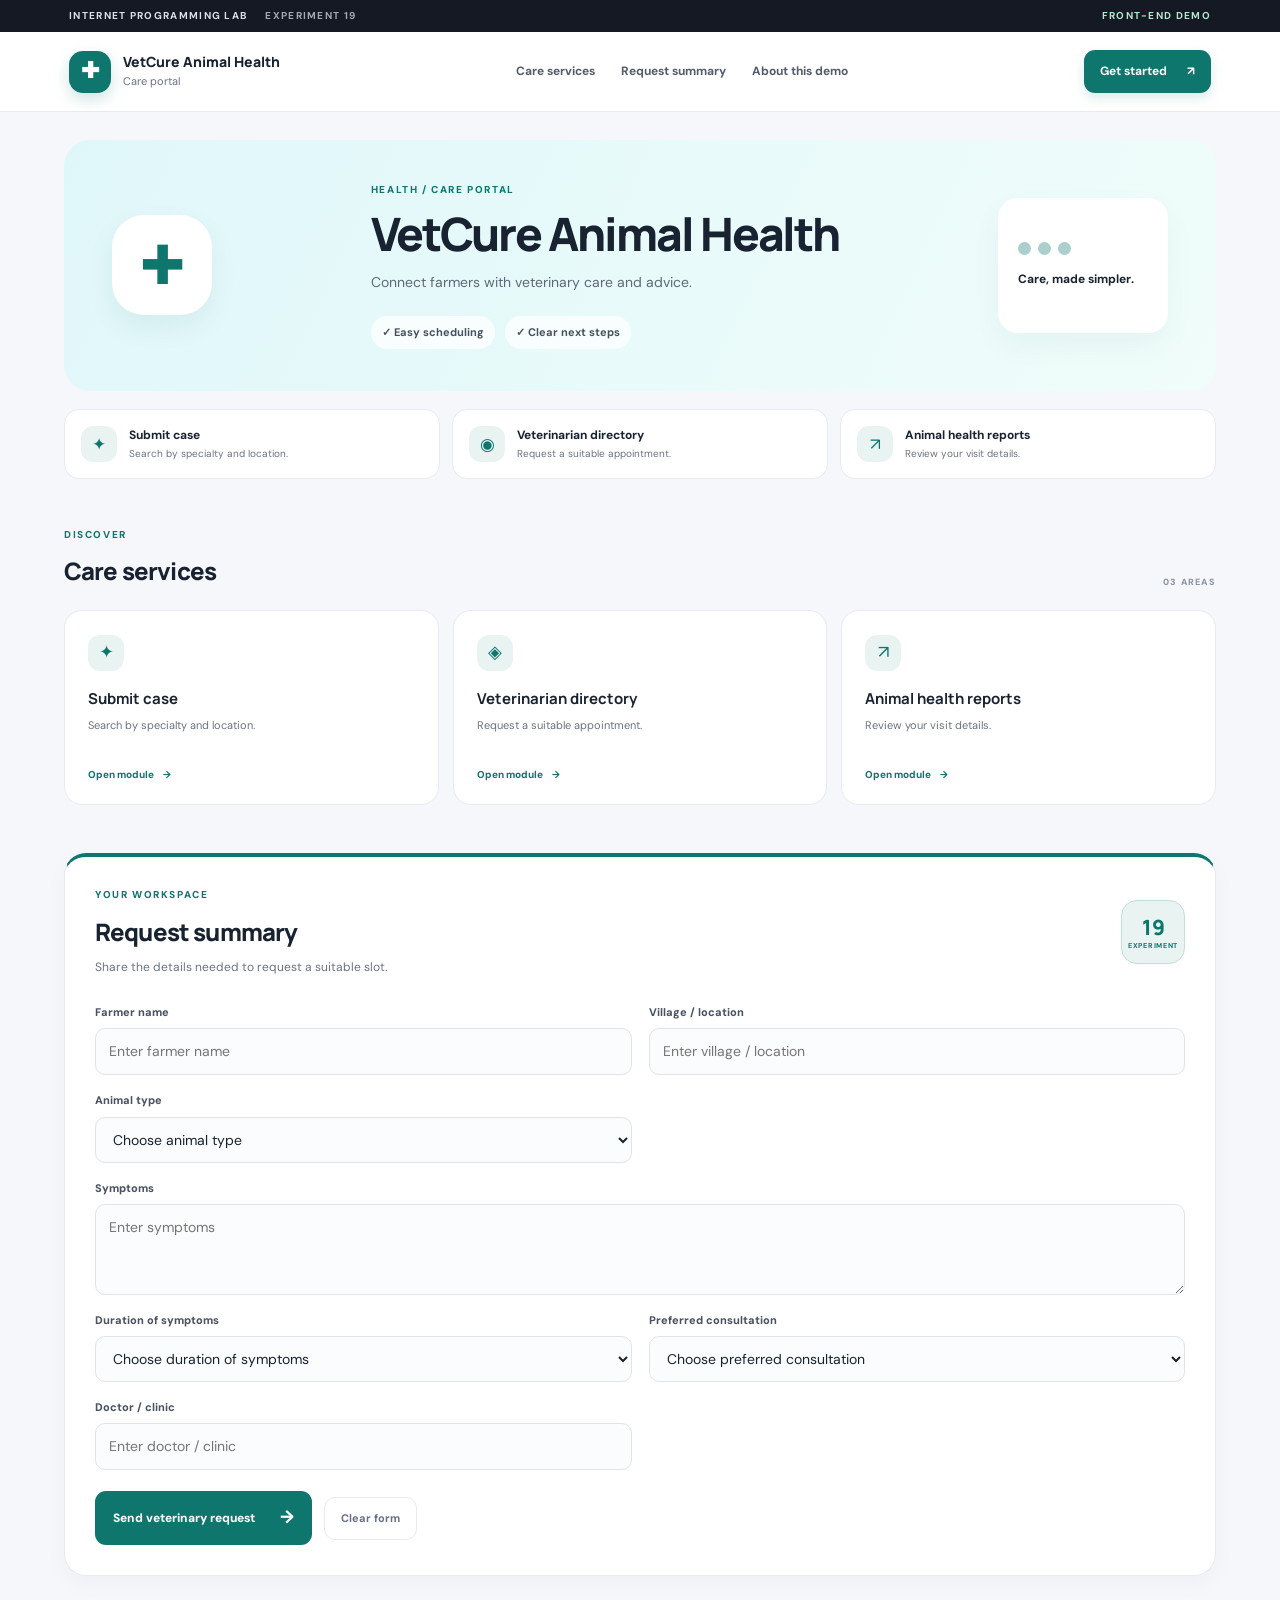
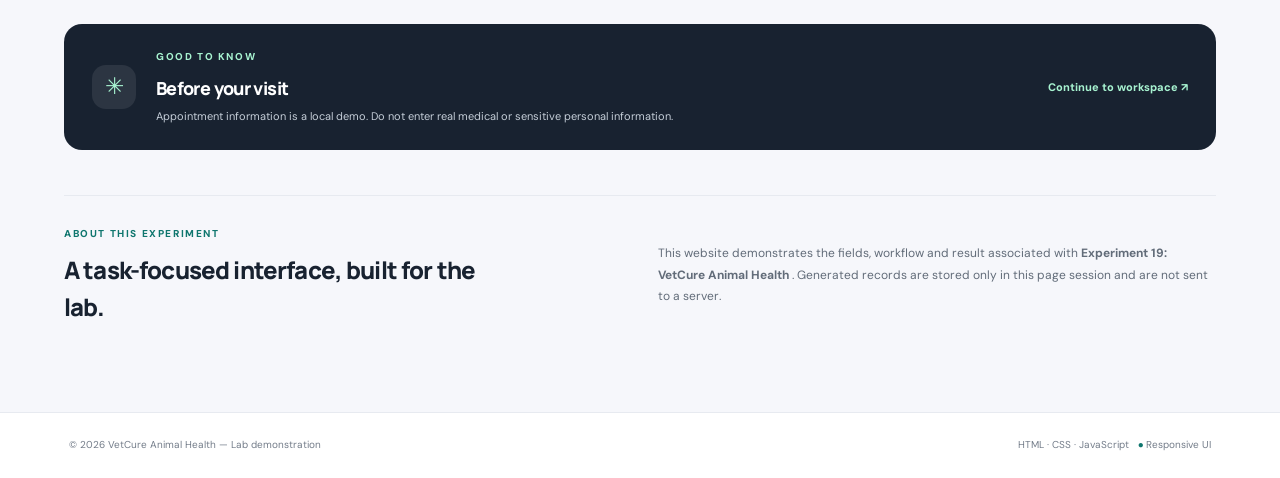
<file: EXP 19/Veterinary Consultation/index.html>
<!DOCTYPE html>
<html lang="en">
 <head>
  <meta charset="utf-8"/>
  <meta content="width=device-width, initial-scale=1.0" name="viewport"/>
  <meta content="Connect farmers with veterinary care and advice." name="description"/>
  <title>
   VetCure Animal Health | Internet Programming Lab
  </title>
  <link href="style.css" rel="stylesheet"/>
  <script defer="" src="script.js">
  </script>
 </head>
 <body class="theme-health" data-experiment="19">
  <div class="announcement">
   INTERNET PROGRAMMING LAB
   <span>
    EXPERIMENT 19
   </span>
   <span class="demo-flag">
    FRONT-END DEMO
   </span>
  </div>
  <header class="site-header">
   <a class="brand" href="#top">
    <span class="brand-mark">
     ✚
    </span>
    <span>
     <strong>
      VetCure Animal Health
     </strong>
     <small>
      Care portal
     </small>
    </span>
   </a>
   <nav class="main-nav">
    <a href="#catalog">
     Care services
    </a>
    <a href="#workspace">
     Request summary
    </a>
    <a href="#about">
     About this demo
    </a>
   </nav>
   <button class="nav-action" onclick="document.getElementById('workspace').scrollIntoView({behavior:'smooth'})">
    Get started
    <span>
     &nearrow;
    </span>
   </button>
  </header>
  <main class="page-shell" id="top">
   <section class="hero hero-care">
    <div class="care-icon">
     ✚
    </div>
    <div>
     <p class="eyebrow">
      HEALTH / CARE PORTAL
     </p>
     <h1>
      VetCure Animal Health
     </h1>
     <p>
      Connect farmers with veterinary care and advice.
     </p>
     <div class="trust-row">
      <span>
       &checkmark; Easy scheduling
      </span>
      <span>
       &checkmark; Clear next steps
      </span>
     </div>
    </div>
    <div class="care-side">
     <span class="care-dot">
     </span>
     <span class="care-dot">
     </span>
     <span class="care-dot">
     </span>
     <strong>
      Care, made simpler.
     </strong>
    </div>
   </section>
   <div class="quick-strip">
    <div class="quick-item">
     <span class="quick-icon">
      ✦
     </span>
     <span>
      <strong>
       Submit case
      </strong>
      <small>
       Search by specialty and location.
      </small>
     </span>
    </div>
    <div class="quick-item">
     <span class="quick-icon">
      ◉
     </span>
     <span>
      <strong>
       Veterinarian directory
      </strong>
      <small>
       Request a suitable appointment.
      </small>
     </span>
    </div>
    <div class="quick-item">
     <span class="quick-icon">
      &nearrow;
     </span>
     <span>
      <strong>
       Animal health reports
      </strong>
      <small>
       Review your visit details.
      </small>
     </span>
    </div>
   </div>
   <section class="section-block" id="catalog">
    <div class="section-heading">
     <div>
      <p class="eyebrow">
       DISCOVER
      </p>
      <h2>
       Care services
      </h2>
     </div>
     <span class="section-count">
      03 AREAS
     </span>
    </div>
    <div class="feature-grid">
     <article class="feature-card feature-1">
      <div class="feature-symbol">
       ✦
      </div>
      <h3>
       Submit case
      </h3>
      <p>
       Search by specialty and location.
      </p>
      <a href="#workspace">
       Open module
       <b>
        &rarr;
       </b>
      </a>
     </article>
     <article class="feature-card feature-2">
      <div class="feature-symbol">
       ◈
      </div>
      <h3>
       Veterinarian directory
      </h3>
      <p>
       Request a suitable appointment.
      </p>
      <a href="#workspace">
       Open module
       <b>
        &rarr;
       </b>
      </a>
     </article>
     <article class="feature-card feature-3">
      <div class="feature-symbol">
       &nearrow;
      </div>
      <h3>
       Animal health reports
      </h3>
      <p>
       Review your visit details.
      </p>
      <a href="#workspace">
       Open module
       <b>
        &rarr;
       </b>
      </a>
     </article>
    </div>
   </section>
   <section class="section-block workspace-section booking-workspace" id="workspace">
    <div class="workspace-heading">
     <div>
      <p class="eyebrow">
       YOUR WORKSPACE
      </p>
      <h2>
       Request summary
      </h2>
      <p>
       Share the details needed to request a suitable slot.
      </p>
     </div>
     <div class="workspace-stamp">
      <span>
       19
      </span>
      <small>
       EXPERIMENT
      </small>
     </div>
    </div>
    <form class="workspace-form field-grid" id="mainForm">
     <label class="field">
      <span>
       Farmer name
      </span>
      <input id="field0" name="field0" placeholder="Enter farmer name" required="" type="text"/>
     </label>
     <label class="field">
      <span>
       Village / location
      </span>
      <input id="field1" name="field1" placeholder="Enter village / location" required="" type="text"/>
     </label>
     <label class="field">
      <span>
       Animal type
      </span>
      <select id="field2" name="field2">
       <option value="">
        Choose animal type
       </option>
       <option>
        Cow
       </option>
       <option>
        Buffalo
       </option>
       <option>
        Goat
       </option>
       <option>
        Sheep
       </option>
       <option>
        Poultry
       </option>
       <option>
        Pet
       </option>
      </select>
     </label>
     <label class="field wide">
      <span>
       Symptoms
      </span>
      <textarea id="field3" name="field3" placeholder="Enter symptoms" rows="3"></textarea>
     </label>
     <label class="field">
      <span>
       Duration of symptoms
      </span>
      <select id="field4" name="field4">
       <option value="">
        Choose duration of symptoms
       </option>
       <option>
        Today
       </option>
       <option>
        1&ndash;3 days
       </option>
       <option>
        4&ndash;7 days
       </option>
       <option>
        Over a week
       </option>
      </select>
     </label>
     <label class="field">
      <span>
       Preferred consultation
      </span>
      <select id="field5" name="field5">
       <option value="">
        Choose preferred consultation
       </option>
       <option>
        Video
       </option>
       <option>
        Audio
       </option>
       <option>
        Text
       </option>
      </select>
     </label>
     <label class="field">
      <span>
       Doctor / clinic
      </span>
      <input id="field6" name="field6" placeholder="Enter doctor / clinic" type="text"/>
     </label>
     <div class="form-actions">
      <button class="submit-btn" type="submit">
       Send veterinary request
       <span>
        &rarr;
       </span>
      </button>
      <button class="reset-btn" type="reset">
       Clear form
      </button>
     </div>
    </form>
    <div aria-live="polite" class="result-panel" hidden="" id="result">
    </div>
   </section>
   <section class="note-band">
    <div class="note-icon">
     ✳
    </div>
    <div>
     <p class="eyebrow">
      GOOD TO KNOW
     </p>
     <h2>
      Before your visit
     </h2>
     <p>
      Appointment information is a local demo. Do not enter real medical or sensitive personal information.
     </p>
    </div>
    <a href="#workspace">
     Continue to workspace &nearrow;
    </a>
   </section>
   <section class="about-demo" id="about">
    <div>
     <p class="eyebrow">
      ABOUT THIS EXPERIMENT
     </p>
     <h2>
      A task-focused interface, built for the lab.
     </h2>
    </div>
    <p>
     This website demonstrates the fields, workflow and result associated with
     <strong>
      Experiment 19: VetCure Animal Health
     </strong>
     . Generated records are stored only in this page session and are not sent to a server.
    </p>
   </section>
  </main>
  <footer class="site-footer">
   <span>
    &copy; 2026 VetCure Animal Health &mdash; Lab demonstration
   </span>
   <span>
    HTML &middot; CSS &middot; JavaScript
    <b>
     ●
    </b>
    Responsive UI
   </span>
  </footer>
 </body>
</html>
</file>
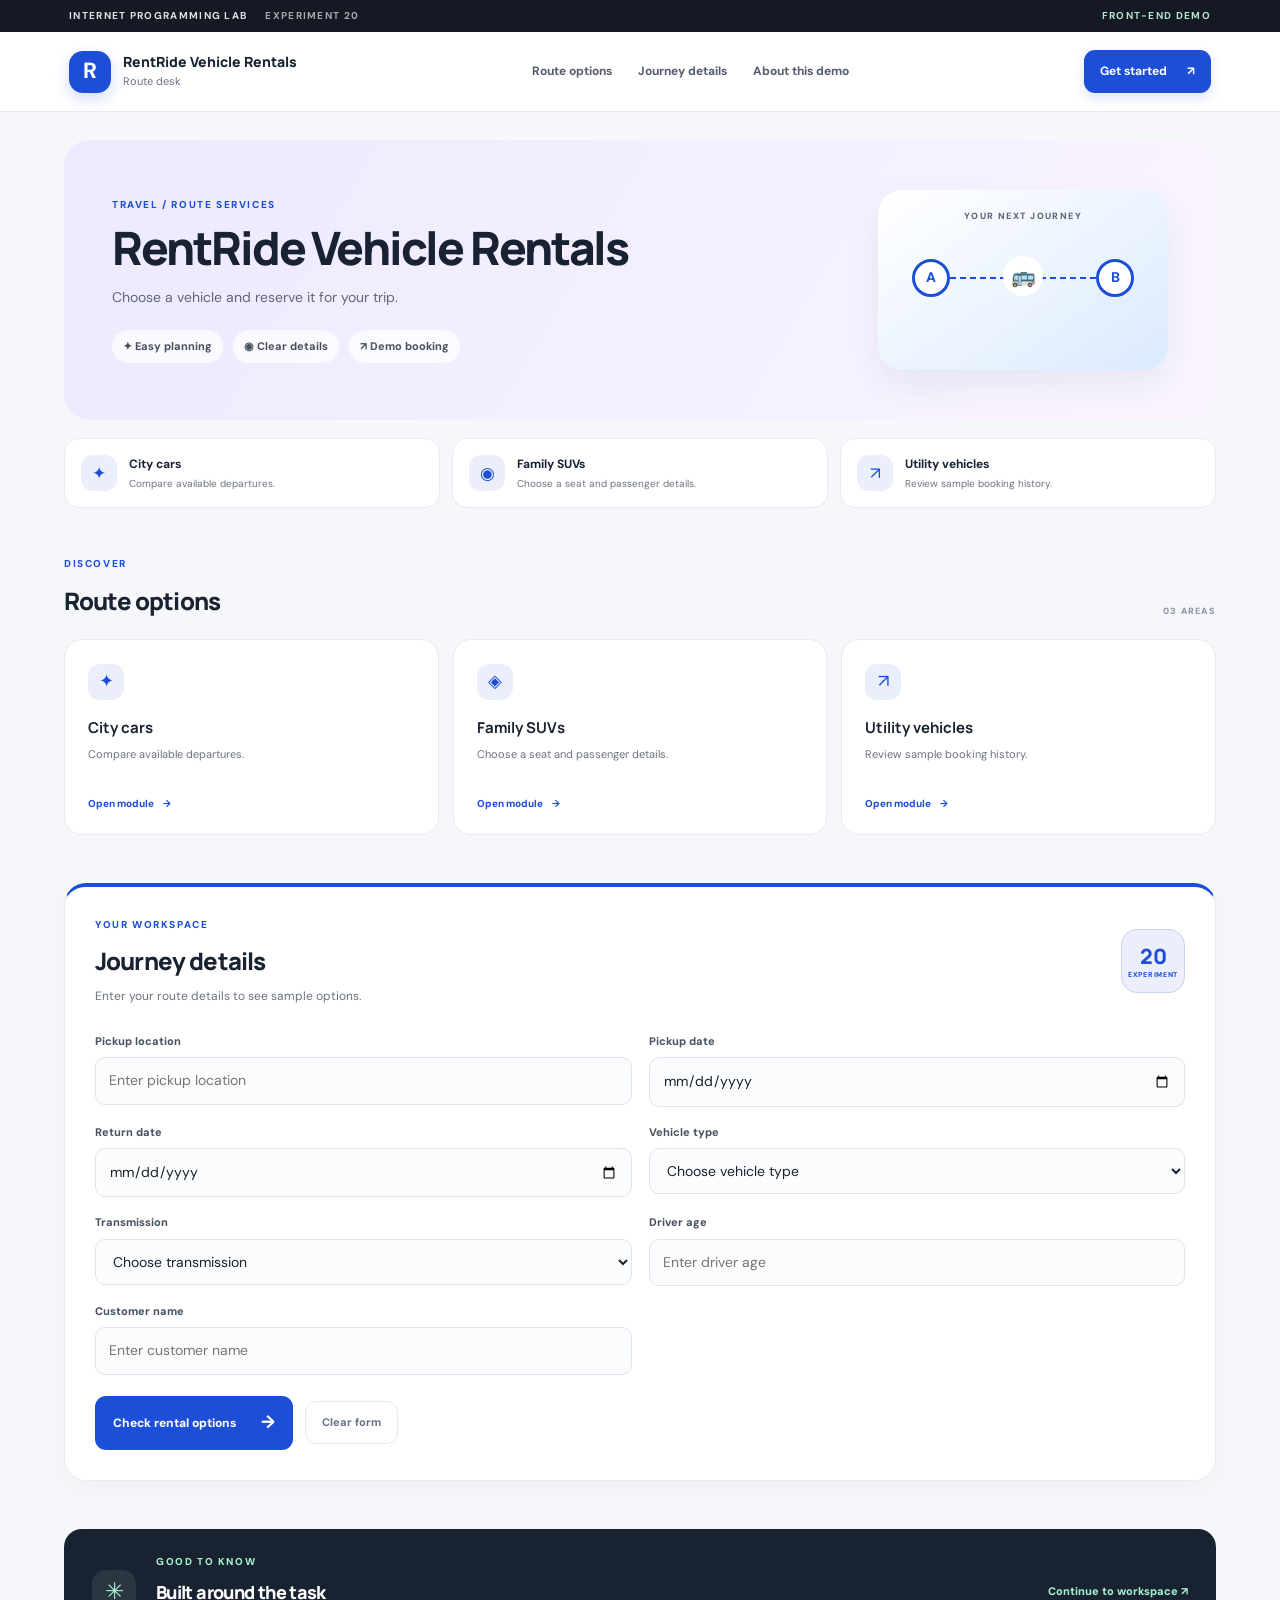
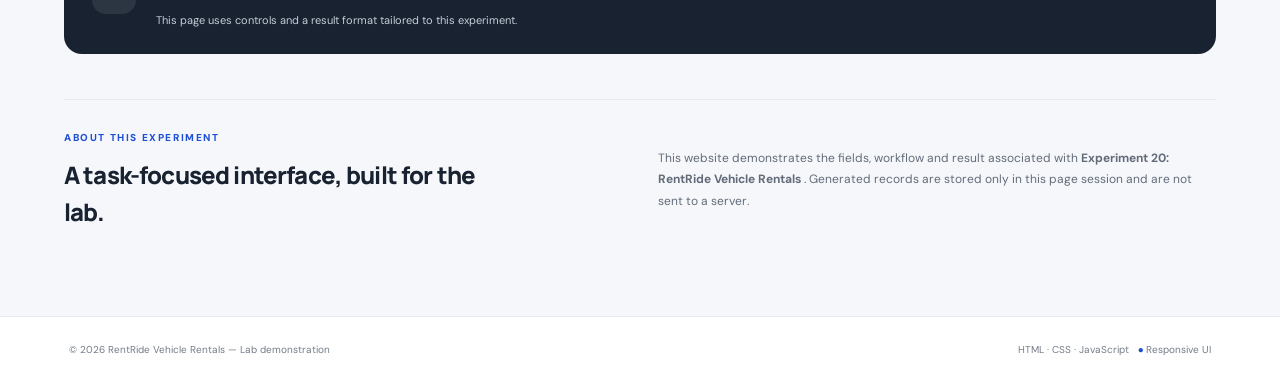
<file: EXP 20/Vehicle Rental/index.html>
<!DOCTYPE html>
<html lang="en">
 <head>
  <meta charset="utf-8"/>
  <meta content="width=device-width, initial-scale=1.0" name="viewport"/>
  <meta content="Choose a vehicle and reserve it for your trip." name="description"/>
  <title>
   RentRide Vehicle Rentals | Internet Programming Lab
  </title>
  <link href="style.css" rel="stylesheet"/>
  <script defer="" src="script.js">
  </script>
 </head>
 <body class="theme-transport" data-experiment="20">
  <div class="announcement">
   INTERNET PROGRAMMING LAB
   <span>
    EXPERIMENT 20
   </span>
   <span class="demo-flag">
    FRONT-END DEMO
   </span>
  </div>
  <header class="site-header">
   <a class="brand" href="#top">
    <span class="brand-mark">
     R
    </span>
    <span>
     <strong>
      RentRide Vehicle Rentals
     </strong>
     <small>
      Route desk
     </small>
    </span>
   </a>
   <nav class="main-nav">
    <a href="#catalog">
     Route options
    </a>
    <a href="#workspace">
     Journey details
    </a>
    <a href="#about">
     About this demo
    </a>
   </nav>
   <button class="nav-action" onclick="document.getElementById('workspace').scrollIntoView({behavior:'smooth'})">
    Get started
    <span>
     &nearrow;
    </span>
   </button>
  </header>
  <main class="page-shell" id="top">
   <section class="hero hero-travel">
    <div>
     <p class="eyebrow">
      TRAVEL / ROUTE SERVICES
     </p>
     <h1>
      RentRide Vehicle Rentals
     </h1>
     <p>
      Choose a vehicle and reserve it for your trip.
     </p>
     <div class="travel-stat">
      <span>
       ✦ Easy planning
      </span>
      <span>
       ◉ Clear details
      </span>
      <span>
       &nearrow; Demo booking
      </span>
     </div>
    </div>
    <div class="route-visual">
     <div class="route-line">
     </div>
     <span class="station station-a">
      A
     </span>
     <span class="station station-b">
      B
     </span>
     <div class="route-chip">
      YOUR NEXT JOURNEY
     </div>
     <div class="route-emoji">
      🚌
     </div>
    </div>
   </section>
   <div class="quick-strip">
    <div class="quick-item">
     <span class="quick-icon">
      ✦
     </span>
     <span>
      <strong>
       City cars
      </strong>
      <small>
       Compare available departures.
      </small>
     </span>
    </div>
    <div class="quick-item">
     <span class="quick-icon">
      ◉
     </span>
     <span>
      <strong>
       Family SUVs
      </strong>
      <small>
       Choose a seat and passenger details.
      </small>
     </span>
    </div>
    <div class="quick-item">
     <span class="quick-icon">
      &nearrow;
     </span>
     <span>
      <strong>
       Utility vehicles
      </strong>
      <small>
       Review sample booking history.
      </small>
     </span>
    </div>
   </div>
   <section class="section-block" id="catalog">
    <div class="section-heading">
     <div>
      <p class="eyebrow">
       DISCOVER
      </p>
      <h2>
       Route options
      </h2>
     </div>
     <span class="section-count">
      03 AREAS
     </span>
    </div>
    <div class="feature-grid">
     <article class="feature-card feature-1">
      <div class="feature-symbol">
       ✦
      </div>
      <h3>
       City cars
      </h3>
      <p>
       Compare available departures.
      </p>
      <a href="#workspace">
       Open module
       <b>
        &rarr;
       </b>
      </a>
     </article>
     <article class="feature-card feature-2">
      <div class="feature-symbol">
       ◈
      </div>
      <h3>
       Family SUVs
      </h3>
      <p>
       Choose a seat and passenger details.
      </p>
      <a href="#workspace">
       Open module
       <b>
        &rarr;
       </b>
      </a>
     </article>
     <article class="feature-card feature-3">
      <div class="feature-symbol">
       &nearrow;
      </div>
      <h3>
       Utility vehicles
      </h3>
      <p>
       Review sample booking history.
      </p>
      <a href="#workspace">
       Open module
       <b>
        &rarr;
       </b>
      </a>
     </article>
    </div>
   </section>
   <section class="section-block workspace-section booking-workspace" id="workspace">
    <div class="workspace-heading">
     <div>
      <p class="eyebrow">
       YOUR WORKSPACE
      </p>
      <h2>
       Journey details
      </h2>
      <p>
       Enter your route details to see sample options.
      </p>
     </div>
     <div class="workspace-stamp">
      <span>
       20
      </span>
      <small>
       EXPERIMENT
      </small>
     </div>
    </div>
    <form class="workspace-form field-grid" id="mainForm">
     <label class="field">
      <span>
       Pickup location
      </span>
      <input id="field0" name="field0" placeholder="Enter pickup location" required="" type="text"/>
     </label>
     <label class="field">
      <span>
       Pickup date
      </span>
      <input id="field1" name="field1" placeholder="Enter pickup date" required="" type="date"/>
     </label>
     <label class="field">
      <span>
       Return date
      </span>
      <input id="field2" name="field2" placeholder="Enter return date" type="date"/>
     </label>
     <label class="field">
      <span>
       Vehicle type
      </span>
      <select id="field3" name="field3">
       <option value="">
        Choose vehicle type
       </option>
       <option>
        Hatchback
       </option>
       <option>
        Sedan
       </option>
       <option>
        SUV
       </option>
       <option>
        Van
       </option>
       <option>
        Pickup truck
       </option>
      </select>
     </label>
     <label class="field">
      <span>
       Transmission
      </span>
      <select id="field4" name="field4">
       <option value="">
        Choose transmission
       </option>
       <option>
        Any
       </option>
       <option>
        Manual
       </option>
       <option>
        Automatic
       </option>
      </select>
     </label>
     <label class="field">
      <span>
       Driver age
      </span>
      <input id="field5" min="0" name="field5" placeholder="Enter driver age" type="number"/>
     </label>
     <label class="field">
      <span>
       Customer name
      </span>
      <input id="field6" name="field6" placeholder="Enter customer name" type="text"/>
     </label>
     <div class="form-actions">
      <button class="submit-btn" type="submit">
       Check rental options
       <span>
        &rarr;
       </span>
      </button>
      <button class="reset-btn" type="reset">
       Clear form
      </button>
     </div>
    </form>
    <div aria-live="polite" class="result-panel" hidden="" id="result">
    </div>
   </section>
   <section class="note-band">
    <div class="note-icon">
     ✳
    </div>
    <div>
     <p class="eyebrow">
      GOOD TO KNOW
     </p>
     <h2>
      Built around the task
     </h2>
     <p>
      This page uses controls and a result format tailored to this experiment.
     </p>
    </div>
    <a href="#workspace">
     Continue to workspace &nearrow;
    </a>
   </section>
   <section class="about-demo" id="about">
    <div>
     <p class="eyebrow">
      ABOUT THIS EXPERIMENT
     </p>
     <h2>
      A task-focused interface, built for the lab.
     </h2>
    </div>
    <p>
     This website demonstrates the fields, workflow and result associated with
     <strong>
      Experiment 20: RentRide Vehicle Rentals
     </strong>
     . Generated records are stored only in this page session and are not sent to a server.
    </p>
   </section>
  </main>
  <footer class="site-footer">
   <span>
    &copy; 2026 RentRide Vehicle Rentals &mdash; Lab demonstration
   </span>
   <span>
    HTML &middot; CSS &middot; JavaScript
    <b>
     ●
    </b>
    Responsive UI
   </span>
  </footer>
 </body>
</html>
</file>
<file: EXP 21/style.css>
@import url('https://fonts.googleapis.com/css2?family=DM+Sans:wght@400;500;600;700&family=Manrope:wght@400;500;600;700;800&display=swap');
:root
{
  --accent:#0369a1;
  --accent-rgb: 3, 105, 161;
  --ink:#182230;
  --muted:#6b7280;
  --line:#e7eaf0;
  --surface:#fff;
  --canvas:#f6f7fb;
  --soft:color-mix(in srgb, var(--accent) 9%, white);
  --radius:18px
}
*
{
  box-sizing:border-box
}
html
{
  scroll-behavior:smooth
}
body
{
  margin:0;
  background:var(--canvas);
  color:var(--ink);
  font-family:'DM Sans',Arial,sans-serif;
  font-size:14px;
  line-height:1.55
}
a
{
  color:inherit;
  text-decoration:none
}
button,input,select,textarea
{
  font:inherit
}
button
{
  cursor:pointer
}
.announcement
{
  height:32px;
  padding:0 5.4%;
  display:flex;
  align-items:center;
  gap:18px;
  background:#151923;
  color:#dce1ea;
  font-size:10px;
  letter-spacing:.13em;
  font-weight:700
}
.announcement span
{
  opacity:.72
}
.announcement .demo-flag
{
  margin-left:auto;
  color:#b5e9cf;
  opacity:1
}
.site-header
{
  height:80px;
  background:#fff;
  border-bottom:1px solid var(--line);
  padding:0 5.4%;
  display:flex;
  align-items:center;
  justify-content:space-between;
  gap:24px;
  position:relative;
  z-index:2
}
.brand
{
  display:flex;
  align-items:center;
  gap:12px;
  min-width:210px
}
.brand-mark
{
  width:42px;
  height:42px;
  border-radius:14px;
  background:var(--accent);
  color:white;
  display:grid;
  place-items:center;
  font-size:22px;
  font-weight:800;
  box-shadow:0 6px 15px rgba(var(--accent-rgb),.2)
}
.brand strong,.brand small
{
  display:block
}
.brand strong
{
  font:800 14px Manrope,sans-serif;
  max-width:210px
}
.brand small
{
  color:var(--muted);
  font-size:11px;
  margin-top:2px
}
.main-nav
{
  display:flex;
  align-items:center;
  gap:26px;
  color:#535c6a;
  font-size:12px;
  font-weight:700
}
.main-nav a:hover
{
  color:var(--accent)
}
.nav-action,.primary-link
{
  border:0;
  background:var(--accent);
  color:white;
  border-radius:11px;
  padding:12px 16px;
  font-weight:700;
  font-size:12px;
  display:inline-flex;
  align-items:center;
  gap:20px;
  box-shadow:0 5px 12px rgba(var(--accent-rgb),.15)
}
.page-shell
{
  width:min(1240px,90%);
  margin:28px auto 56px
}
.hero
{
  position:relative;
  overflow:hidden;
  border-radius:26px;
  padding:42px 48px;
  min-height:260px;
  display:flex;
  align-items:center;
  justify-content:space-between;
  gap:35px
}
.eyebrow
{
  font-size:10px;
  letter-spacing:.16em;
  font-weight:800;
  color:var(--accent);
  margin:0 0 10px;
  text-transform:uppercase
}
h1,h2,h3,p
{
  margin-top:0
}
h1,h2,h3
{
  font-family:Manrope,'DM Sans',sans-serif
}
h1
{
  font-size:clamp(29px,4vw,46px);
  line-height:1.12;
  letter-spacing:-.045em;
  margin:0 0 13px;
  font-weight:800;
  max-width:670px
}
.hero>div>p:not(.eyebrow),.hero-copy>p:not(.eyebrow)
{
  color:#5f6876;
  max-width:590px;
  margin-bottom:0
}
.hero-sub
{
  margin-top:12px!important
}
h1 em
{
  font-style:normal;
  color:var(--accent)
}
.hero-pills,.travel-stat,.trust-row
{
  display:flex;
  gap:10px;
  flex-wrap:wrap;
  margin-top:22px
}
.hero-pills span,.travel-stat span,.trust-row span
{
  padding:8px 11px;
  border-radius:99px;
  background:rgba(255,255,255,.72);
  font-size:11px;
  font-weight:700;
  color:#46515f
}
.hero-mark
{
  width:190px;
  height:160px;
  border-radius:25px;
  background:rgba(255,255,255,.54);
  display:flex;
  flex-direction:column;
  align-items:center;
  justify-content:center;
  gap:12px;
  flex-shrink:0
}
.hero-mark span
{
  font-size:62px;
  color:var(--accent)
}
.hero-mark small
{
  font-size:9px;
  letter-spacing:.13em;
  font-weight:800;
  color:#596273
}
.hero-default
{
  background:linear-gradient(115deg,var(--soft),#fff 68%);
  border:1px solid color-mix(in srgb,var(--accent) 12%,white)
}
.hero-store
{
  background:#f3eaf0;
  min-height:310px;
  padding:0 0 0 48px
}
.theme-shop .hero-store
{
  background:#e8efff
}
.theme-farm .hero-store
{
  background:#eaf2dc
}
.theme-market .hero-store
{
  background:#e6f4eb
}
.theme-bookstore .hero-store
{
  background:#f5e8df
}
.hero-store .hero-copy
{
  padding:36px 0;
  flex:1
}
.hero-store h1
{
  max-width:580px
}
.hero-art
{
  height:310px;
  width:36%;
  min-width:270px;
  position:relative;
  display:grid;
  place-items:center;
  background:linear-gradient(135deg,color-mix(in srgb,var(--accent) 20%,white),color-mix(in srgb,var(--accent) 6%,white));
  border-radius:150px 0 0 150px
}
.art-orbit
{
  position:absolute;
  border:1px solid rgba(var(--accent-rgb),.25);
  border-radius:50%;
  width:210px;
  height:210px
}
.orbit-two
{
  width:160px;
  height:160px;
  border-style:dashed
}
.art-object
{
  font-size:88px;
  filter:drop-shadow(0 15px 12px rgba(0,0,0,.12));
  z-index:1
}
.floating-note
{
  position:absolute;
  bottom:40px;
  right:25px;
  background:white;
  border-radius:13px;
  padding:12px 16px;
  box-shadow:0 12px 30px #17203314;
  font-size:11px
}
.floating-note strong
{
  color:var(--accent);
  margin-left:12px
}
.hero-travel
{
  background:linear-gradient(120deg,#e0f2fe,#f5f3ff);
  min-height:280px
}
.route-visual
{
  position:relative;
  width:290px;
  height:180px;
  flex-shrink:0;
  border-radius:24px;
  background:linear-gradient(145deg,#fff,#dbeafe);
  box-shadow:0 15px 35px #234b6a14
}
.route-line
{
  position:absolute;
  left:52px;
  right:52px;
  top:87px;
  border-top:2px dashed var(--accent)
}
.station
{
  position:absolute;
  top:69px;
  width:38px;
  height:38px;
  border-radius:50%;
  background:white;
  border:3px solid var(--accent);
  display:grid;
  place-items:center;
  font-weight:800;
  color:var(--accent)
}
.station-a
{
  left:34px
}
.station-b
{
  right:34px
}
.route-chip
{
  position:absolute;
  top:20px;
  left:0;
  right:0;
  text-align:center;
  font-size:9px;
  letter-spacing:.16em;
  font-weight:800;
  color:#596273
}
.route-emoji
{
  position:absolute;
  top:66px;
  left:calc(50% - 20px);
  background:white;
  border-radius:50%;
  width:40px;
  height:40px;
  display:grid;
  place-items:center;
  font-size:20px
}
.hero-care
{
  background:linear-gradient(115deg,#e0f7fa,#f0fdfa);
  min-height:250px
}
.care-icon
{
  width:100px;
  height:100px;
  border-radius:32px;
  background:white;
  color:var(--accent);
  display:grid;
  place-items:center;
  font-size:54px;
  box-shadow:0 12px 28px #073b4c10;
  flex-shrink:0
}
.care-side
{
  width:170px;
  height:135px;
  background:white;
  border-radius:20px;
  padding:20px;
  display:flex;
  align-items:center;
  gap:7px;
  flex-wrap:wrap;
  align-content:center;
  box-shadow:0 12px 30px #073b4c0c
}
.care-dot
{
  width:13px;
  height:13px;
  border-radius:50%;
  background:color-mix(in srgb,var(--accent) 35%,white)
}
.care-side strong
{
  width:100%;
  font-size:12px;
  margin-top:8px
}
.hero-console
{
  background:#101d2b;
  color:white;
  min-height:240px
}
.hero-console .eyebrow
{
  color:#9adbd0
}
.hero-console>div>p:not(.eyebrow)
{
  color:#b8c6d5
}
.console-art
{
  width:230px;
  height:155px;
  border:1px solid #ffffff20;
  border-radius:22px;
  background:#1d2c3c;
  display:flex;
  align-items:center;
  justify-content:center;
  gap:22px;
  position:relative;
  flex-shrink:0
}
.console-ring
{
  width:86px;
  height:86px;
  border:9px solid #244e56;
  border-top-color:#72d5c5;
  border-radius:50%;
  display:grid;
  place-items:center;
  font-size:29px;
  font-weight:800;
  color:#a5f3e4
}
.console-bars
{
  height:68px;
  display:flex;
  align-items:end;
  gap:5px
}
.console-bars i
{
  width:8px;
  border-radius:5px;
  background:#72d5c5;
  height:35%
}
.console-bars i:nth-child(2)
{
  height:65%
}
.console-bars i:nth-child(3)
{
  height:48%
}
.console-bars i:nth-child(4)
{
  height:100%
}
.console-bars i:nth-child(5)
{
  height:78%
}
.console-art>span
{
  position:absolute;
  bottom:10px;
  left:0;
  right:0;
  text-align:center;
  font-size:8px;
  letter-spacing:.15em;
  color:#a7bac9
}
.hero-editorial
{
  background:#fff;
  border-radius:0;
  padding:42px 6%;
  min-height:260px;
  display:block;
  border-bottom:1px solid var(--line)
}
.hero-editorial h1
{
  font-size:clamp(38px,6vw,66px);
  max-width:900px
}
.editorial-lead
{
  font-size:18px;
  color:#646b78;
  max-width:700px
}
.editorial-line
{
  width:72px;
  height:4px;
  background:var(--accent);
  margin:28px 0 15px
}
.editorial-note
{
  font-size:9px;
  letter-spacing:.18em;
  font-weight:800;
  color:#7a8290
}
.hero-board
{
  background:#eaf0f7;
  min-height:270px
}
.board-preview
{
  width:265px;
  background:white;
  border:1px solid #dfe5ec;
  border-radius:18px;
  padding:14px 17px;
  box-shadow:0 15px 35px #152b4610;
  flex-shrink:0
}
.board-top
{
  display:flex;
  align-items:center;
  gap:5px;
  border-bottom:1px solid var(--line);
  padding-bottom:12px
}
.board-top i
{
  width:6px;
  height:6px;
  border-radius:50%;
  background:#cbd5e1
}
.board-top span
{
  margin-left:auto;
  font-size:8px;
  letter-spacing:.12em;
  font-weight:800;
  color:#7b8796
}
.board-metric
{
  padding:16px 0 12px
}
.board-metric small,.board-metric strong,.board-metric span
{
  display:block
}
.board-metric small
{
  font-size:8px;
  letter-spacing:.12em;
  color:#7b8796;
  font-weight:800
}
.board-metric strong
{
  font:800 30px Manrope;
  margin:2px 0
}
.board-metric .positive
{
  font-size:9px;
  color:#16845a
}
.board-mini
{
  height:40px;
  display:flex;
  align-items:end;
  gap:8px
}
.board-mini b
{
  flex:1;
  background:color-mix(in srgb,var(--accent) 20%,white);
  height:38%;
  border-radius:4px 4px 0 0
}
.board-mini b:nth-child(2n)
{
  height:68%
}
.board-mini b:nth-child(3n)
{
  height:90%;
  background:var(--accent)
}
.quick-strip
{
  display:grid;
  grid-template-columns:repeat(3,1fr);
  gap:12px;
  margin:18px 0 48px
}
.quick-item
{
  display:flex;
  gap:12px;
  align-items:center;
  background:#fff;
  border:1px solid var(--line);
  padding:16px;
  border-radius:15px;
  min-width:0
}
.quick-icon
{
  width:36px;
  height:36px;
  border-radius:12px;
  display:grid;
  place-items:center;
  background:var(--soft);
  color:var(--accent);
  font-size:17px;
  flex-shrink:0
}
.quick-item strong,.quick-item small
{
  display:block
}
.quick-item strong
{
  font-size:12px
}
.quick-item small
{
  font-size:10px;
  color:var(--muted);
  line-height:1.45;
  margin-top:3px
}
.section-block
{
  margin:0 0 48px
}
.section-heading,.workspace-heading
{
  display:flex;
  align-items:end;
  justify-content:space-between;
  gap:20px;
  margin-bottom:20px
}
.section-heading h2,.workspace-heading h2,.note-band h2,.about-demo h2
{
  font-size:24px;
  letter-spacing:-.035em;
  margin:0;
  font-weight:800
}
.section-count
{
  font-size:9px;
  letter-spacing:.14em;
  color:#8a93a1;
  font-weight:800
}
.feature-grid
{
  display:grid;
  grid-template-columns:repeat(3,1fr);
  gap:14px
}
.feature-card
{
  padding:24px 23px 20px;
  background:#fff;
  border:1px solid var(--line);
  border-radius:18px;
  min-height:174px;
  transition:transform .2s,box-shadow .2s
}
.feature-card:hover
{
  transform:translateY(-3px);
  box-shadow:0 12px 30px #1b294010
}
.feature-symbol
{
  width:36px;
  height:36px;
  border-radius:12px;
  background:var(--soft);
  color:var(--accent);
  display:grid;
  place-items:center;
  font-size:18px;
  margin-bottom:16px
}
.feature-card h3
{
  font-size:15px;
  margin-bottom:7px
}
.feature-card p
{
  font-size:11px;
  color:var(--muted);
  min-height:33px;
  margin-bottom:13px
}
.feature-card a
{
  font-size:10px;
  color:var(--accent);
  font-weight:800
}
.feature-card a b
{
  margin-left:7px
}
.workspace-section
{
  padding:30px;
  background:white;
  border:1px solid var(--line);
  border-radius:22px;
  box-shadow:0 8px 24px #1b294008
}
.workspace-heading
{
  align-items:center;
  margin-bottom:24px
}
.workspace-heading>div:first-child>p:not(.eyebrow)
{
  color:var(--muted);
  font-size:12px;
  margin:8px 0 0;
  max-width:650px
}
.workspace-stamp
{
  height:64px;
  width:64px;
  border:1px solid color-mix(in srgb,var(--accent) 25%,white);
  background:var(--soft);
  border-radius:16px;
  display:flex;
  flex-direction:column;
  align-items:center;
  justify-content:center;
  color:var(--accent);
  flex-shrink:0
}
.workspace-stamp span
{
  font:800 21px Manrope
}
.workspace-stamp small
{
  font-size:7px;
  font-weight:800;
  letter-spacing:.1em
}
.workspace-badge
{
  border:1px solid var(--line);
  border-radius:999px;
  padding:9px 12px;
  font-size:9px;
  letter-spacing:.08em;
  font-weight:800;
  white-space:nowrap
}
.workspace-badge span
{
  color:#16a34a;
  margin-left:6px
}
.workspace-form
{
  display:grid;
  grid-template-columns:repeat(2,minmax(0,1fr));
  gap:17px
}
.field
{
  display:flex;
  flex-direction:column;
  gap:7px;
  min-width:0
}
.field span
{
  font-size:11px;
  font-weight:800;
  color:#485261
}
.field input,.field select,.field textarea
{
  width:100%;
  border:1px solid #dfe4eb;
  border-radius:10px;
  background:#fbfcfe;
  padding:12px 13px;
  color:#182230;
  outline:none;
  min-height:44px
}
.field textarea
{
  resize:vertical
}
.field input:focus,.field select:focus,.field textarea:focus
{
  border-color:var(--accent);
  box-shadow:0 0 0 3px rgba(var(--accent-rgb),.09)
}
.field.wide
{
  grid-column:span 2
}
.form-actions
{
  grid-column:1/-1;
  display:flex;
  gap:12px;
  align-items:center;
  margin-top:4px
}
.submit-btn
{
  border:0;
  border-radius:11px;
  background:var(--accent);
  color:white;
  padding:13px 18px;
  font-size:12px;
  font-weight:800;
  display:inline-flex;
  align-items:center;
  gap:25px;
  justify-content:space-between;
  min-width:180px
}
.submit-btn span
{
  font-size:18px
}
.reset-btn
{
  border:1px solid var(--line);
  background:white;
  border-radius:11px;
  padding:12px 16px;
  font-size:11px;
  font-weight:700;
  color:#667085
}
.result-panel
{
  margin-top:22px;
  padding:22px;
  border-radius:15px;
  border:1px solid color-mix(in srgb,var(--accent) 25%,white);
  background:var(--soft);
  animation:rise .25s ease
}
.result-panel h3
{
  margin:0 0 8px;
  font-size:18px
}
.result-panel p
{
  margin:5px 0;
  color:#4b5563;
  font-size:12px
}
.result-panel .result-id
{
  font:800 22px Manrope;
  color:var(--accent);
  letter-spacing:.05em;
  margin:8px 0
}
.result-grid
{
  display:grid;
  grid-template-columns:repeat(3,1fr);
  gap:10px;
  margin-top:15px
}
.result-stat
{
  background:#ffffffb5;
  padding:12px;
  border-radius:10px
}
.result-stat small,.result-stat strong
{
  display:block
}
.result-stat small
{
  font-size:9px;
  color:#6b7280
}
.result-stat strong
{
  font-size:13px;
  margin-top:4px;
  overflow-wrap:anywhere
}
.note-band
{
  margin:28px 0 45px;
  border-radius:18px;
  background:#182230;
  color:white;
  padding:25px 28px;
  display:flex;
  align-items:center;
  gap:20px
}
.note-icon
{
  width:44px;
  height:44px;
  border-radius:14px;
  background:#ffffff16;
  color:#a7f3d0;
  display:grid;
  place-items:center;
  font-size:23px;
  flex-shrink:0
}
.note-band .eyebrow
{
  color:#a7f3d0
}
.note-band h2
{
  font-size:18px;
  margin-bottom:5px
}
.note-band p:not(.eyebrow)
{
  color:#c5ced8;
  font-size:11px;
  margin:0;
  max-width:600px
}
.note-band>a
{
  margin-left:auto;
  color:#a7f3d0;
  font-size:11px;
  font-weight:800;
  white-space:nowrap
}
.about-demo
{
  border-top:1px solid var(--line);
  padding:30px 0;
  display:grid;
  grid-template-columns:1fr 1fr;
  gap:35px;
  align-items:center
}
.about-demo h2
{
  max-width:440px
}
.about-demo>p
{
  font-size:12px;
  color:#626c79;
  line-height:1.8;
  margin:0
}
.site-footer
{
  border-top:1px solid var(--line);
  background:white;
  min-height:66px;
  padding:20px 5.4%;
  display:flex;
  align-items:center;
  justify-content:space-between;
  gap:15px;
  color:#737c89;
  font-size:10px
}
.site-footer b
{
  color:var(--accent);
  margin-left:6px
}
.product-controls
{
  display:flex;
  align-items:center;
  gap:12px
}
.product-controls select
{
  border:1px solid var(--line);
  background:#fff;
  padding:9px 12px;
  border-radius:9px;
  font-size:11px;
  color:#485261
}
.cart-pill
{
  background:var(--soft);
  color:var(--accent);
  padding:9px 12px;
  border-radius:99px;
  font-size:11px;
  font-weight:800
}
.product-grid
{
  display:grid;
  grid-template-columns:repeat(3,minmax(0,1fr));
  gap:16px
}
.product-card
{
  position:relative;
  border:1px solid var(--line);
  border-radius:16px;
  background:white;
  overflow:hidden;
  transition:transform .2s,box-shadow .2s
}
.product-card:hover
{
  transform:translateY(-3px);
  box-shadow:0 13px 30px #11182712
}
.heart
{
  position:absolute;
  right:12px;
  top:12px;
  z-index:1;
  width:31px;
  height:31px;
  border:0;
  border-radius:50%;
  background:#ffffffdd;
  font-size:18px;
  color:#4b5563
}
.heart.saved
{
  color:#e11d48;
  background:#fff0f3
}
.product-art
{
  height:150px;
  display:grid;
  place-items:center;
  position:relative;
  background:linear-gradient(135deg,#e6edf9,#f7f9ff)
}
.product-art span
{
  font-size:56px;
  filter:drop-shadow(0 8px 8px #1c293014)
}
.product-art small
{
  position:absolute;
  left:10px;
  bottom:10px;
  font-size:7px;
  letter-spacing:.1em;
  font-weight:800;
  background:#ffffffd9;
  border-radius:99px;
  padding:5px 7px
}
.product-art-2
{
  background:linear-gradient(135deg,#fce7f3,#fff7fb)
}
.product-art-3
{
  background:linear-gradient(135deg,#e0f2fe,#f0f9ff)
}
.product-art-4
{
  background:linear-gradient(135deg,#fef3c7,#fffbeb)
}
.product-art-5
{
  background:linear-gradient(135deg,#dcfce7,#f0fdf4)
}
.product-art-6
{
  background:linear-gradient(135deg,#ede9fe,#faf5ff)
}
.product-info
{
  padding:14px
}
.product-info>small
{
  font-size:9px;
  color:var(--muted)
}
.product-info h3
{
  font-size:13px;
  margin:5px 0 6px
}
.rating
{
  font-size:10px;
  color:#d97706;
  font-weight:800
}
.rating span
{
  color:#8b94a1;
  font-weight:500
}
.price-row
{
  display:flex;
  align-items:center;
  gap:8px;
  margin:9px 0 13px
}
.price-row strong
{
  font-size:16px
}
.old-price
{
  font-size:10px;
  color:#9ca3af;
  text-decoration:line-through
}
.add-cart
{
  width:100%;
  border:1px solid color-mix(in srgb,var(--accent) 30%,white);
  background:var(--soft);
  color:var(--accent);
  border-radius:9px;
  padding:9px;
  font-size:10px;
  font-weight:800
}
.cart-feedback
{
  margin-top:14px;
  padding:12px 15px;
  border-radius:10px;
  background:#f8fafc;
  border:1px dashed #d7dde6;
  color:#64748b;
  font-size:11px
}
.store-form
{
  margin-top:5px
}
.theme-fashion .hero-store
{
  background:linear-gradient(110deg,#fce7f3,#fdf2f8)
}
.theme-shop .product-art-1
{
  background:linear-gradient(135deg,#dbeafe,#eff6ff)
}
.theme-farm .product-art-1
{
  background:linear-gradient(135deg,#ecfccb,#f7fee7)
}
.theme-bookstore .product-art-1
{
  background:linear-gradient(135deg,#ffedd5,#fff7ed)
}
.theme-market .product-art-1
{
  background:linear-gradient(135deg,#dcfce7,#f0fdf4)
}
.booking-workspace
{
  border-top:4px solid var(--accent)
}
.booking-workspace .workspace-form
{
  padding-top:3px
}
.calculator-workspace
{
  background:#fdfefe;
  border-top:4px solid var(--accent)
}
.calculator-workspace .field input,.calculator-workspace .field select
{
  font-variant-numeric:tabular-nums
}
.editorial-workspace
{
  border-radius:2px;
  box-shadow:none;
  border-width:1px 0 0;
  padding:32px 0;
  background:transparent
}
.editorial-workspace .workspace-form
{
  background:white;
  border:1px solid var(--line);
  border-radius:16px;
  padding:24px
}
.dashboard-workspace
{
  background:linear-gradient(135deg,#fff,var(--soft))
}
.field-grid-compact
{
  grid-template-columns:repeat(2,minmax(0,1fr))
}
.theme-library .feature-card:nth-child(1)
{
  border-top:3px solid #2563eb
}
.theme-library .feature-card:nth-child(2)
{
  border-top:3px solid #16a34a
}
.theme-library .feature-card:nth-child(3)
{
  border-top:3px solid #d97706
}
.theme-rail .hero-travel
{
  background:linear-gradient(120deg,#fee2e2,#fff7f7)
}
.theme-flight .hero-travel
{
  background:linear-gradient(120deg,#dbeafe,#f5f3ff)
}
.theme-transport .hero-travel
{
  background:linear-gradient(120deg,#ede9fe,#faf5ff)
}
.theme-restaurant .hero-default
{
  background:linear-gradient(120deg,#fee2e2,#fff7ed)
}
.theme-event .hero-default
{
  background:linear-gradient(120deg,#ffedd5,#fff7ed)
}
.theme-academic .hero-default
{
  background:linear-gradient(120deg,#dbeafe,#eff6ff)
}
.theme-education .hero-default
{
  background:linear-gradient(120deg,#ede9fe,#faf5ff)
}
.theme-rescue .hero-default
{
  background:linear-gradient(120deg,#ffedd5,#fff7ed)
}
.theme-exam .hero-console
{
  background:#111827
}
.theme-calculator .hero-console
{
  background:#0b302d
}
.theme-utility .hero-console
{
  background:#172554
}
.theme-gallery .hero-editorial
{
  background:linear-gradient(120deg,#f3e8ff,#fff)
}
.theme-blog .hero-editorial
{
  background:linear-gradient(120deg,#ccfbf1,#fff)
}
.theme-recipe .hero-editorial
{
  background:linear-gradient(120deg,#ffedd5,#fff)
}
.theme-portfolio .hero-editorial
{
  background:linear-gradient(120deg,#ede9fe,#fff)
}
@keyframes rise
{
  from
  {
    opacity:0;
    transform:translateY(8px)
  }
  to
  {
    opacity:1;
    transform:translateY(0)
  }
}
@media(max-width:900px)
{
  .site-header
  {
    padding:0 4%;
    gap:12px
  }
  .main-nav
  {
    gap:13px
  }
  .brand
  {
    min-width:unset
  }
  .brand strong
  {
    max-width:150px
  }
  .page-shell
  {
    width:92%
  }
  .hero
  {
    padding:34px
  }
  .hero-art
  {
    min-width:220px
  }
  .quick-strip
  {
    gap:8px
  }
  .quick-item
  {
    padding:12px
  }
  .feature-grid
  {
    gap:10px
  }
  .product-grid
  {
    grid-template-columns:repeat(2,minmax(0,1fr))
  }
}
@media(max-width:680px)
{
  .announcement
  {
    padding:0 4%;
    font-size:8px;
    gap:8px
  }
  .site-header
  {
    height:auto;
    min-height:72px;
    padding:12px 4%;
    flex-wrap:wrap
  }
  .brand strong
  {
    font-size:12px
  }
  .brand small
  {
    font-size:9px
  }
  .brand-mark
  {
    width:36px;
    height:36px
  }
  .main-nav
  {
    order:3;
    width:100%;
    justify-content:space-between;
    border-top:1px solid var(--line);
    padding-top:10px;
    font-size:10px
  }
  .nav-action
  {
    padding:10px 11px;
    font-size:10px
  }
  .page-shell
  {
    width:92%;
    margin-top:15px
  }
  .hero
  {
    padding:27px 23px;
    min-height:unset;
    gap:20px;
    flex-wrap:wrap;
    border-radius:19px
  }
  h1
  {
    font-size:31px
  }
  .hero-mark,.route-visual,.care-side,.console-art,.board-preview
  {
    width:100%;
    max-width:none;
    height:auto;
    min-height:120px
  }
  .hero-mark
  {
    height:100px
  }
  .hero-art
  {
    width:100%;
    min-width:unset;
    height:180px;
    border-radius:20px
  }
  .art-orbit
  {
    width:140px;
    height:140px
  }
  .orbit-two
  {
    width:110px;
    height:110px
  }
  .art-object
  {
    font-size:60px
  }
  .floating-note
  {
    bottom:10px;
    right:10px
  }
  .route-visual
  {
    height:150px
  }
  .care-icon
  {
    width:58px;
    height:58px;
    border-radius:18px;
    font-size:30px
  }
  .care-side
  {
    display:none
  }
  .console-art
  {
    height:120px
  }
  .board-preview
  {
    padding:12px
  }
  .quick-strip
  {
    grid-template-columns:1fr;
    margin-bottom:35px
  }
  .quick-item small
  {
    font-size:10px
  }
  .feature-grid
  {
    grid-template-columns:1fr
  }
  .feature-card
  {
    min-height:unset
  }
  .section-heading,.workspace-heading
  {
    align-items:flex-start;
    flex-wrap:wrap
  }
  .section-heading h2,.workspace-heading h2,.about-demo h2
  {
    font-size:21px
  }
  .workspace-section
  {
    padding:21px 16px
  }
  .workspace-form,.field-grid-compact
  {
    grid-template-columns:1fr
  }
  .field.wide
  {
    grid-column:auto
  }
  .form-actions
  {
    flex-wrap:wrap
  }
  .submit-btn
  {
    width:100%
  }
  .reset-btn
  {
    width:100%
  }
  .result-grid
  {
    grid-template-columns:1fr 1fr
  }
  .note-band
  {
    align-items:flex-start;
    flex-wrap:wrap;
    padding:20px
  }
  .note-band>a
  {
    margin-left:0;
    width:100%
  }
  .about-demo
  {
    grid-template-columns:1fr;
    gap:12px
  }
  .site-footer
  {
    align-items:flex-start;
    flex-direction:column;
    padding:18px 4%
  }
  .product-grid
  {
    grid-template-columns:repeat(2,minmax(0,1fr));
    gap:9px
  }
  .product-art
  {
    height:120px
  }
  .product-art span
  {
    font-size:42px
  }
  .product-info
  {
    padding:10px
  }
  .product-info h3
  {
    font-size:11px
  }
  .price-row strong
  {
    font-size:13px
  }
  .product-controls
  {
    width:100%;
    justify-content:space-between
  }
  .product-controls select
  {
    max-width:60%
  }
  .hero-store
  {
    padding:0 20px
  }
  .hero-store .hero-copy
  {
    padding:25px 0 0
  }
  .hero-store .hero-art
  {
    margin:0 -20px;
    width:calc(100% + 40px);
    border-radius:0 0 19px 19px;
    height:145px
  }
  .hero-store .hero-art .art-orbit
  {
    width:120px;
    height:120px
  }
  .hero-store .hero-art .orbit-two
  {
    width:90px;
    height:90px
  }
  .hero-store .hero-art .art-object
  {
    font-size:50px
  }
  .hero-store .hero-art .floating-note
  {
    bottom:8px
  }
}
</file>
<file: EXP 10/Fashion Shopping/style.css>
@import url('https://fonts.googleapis.com/css2?family=DM+Sans:wght@400;500;600;700&family=Manrope:wght@400;500;600;700;800&display=swap');
:root
{
  --accent:#c026d3;
  --accent-rgb: 192, 38, 211;
  --ink:#182230;
  --muted:#6b7280;
  --line:#e7eaf0;
  --surface:#fff;
  --canvas:#f6f7fb;
  --soft:color-mix(in srgb, var(--accent) 9%, white);
  --radius:18px
}
*
{
  box-sizing:border-box
}
html
{
  scroll-behavior:smooth
}
body
{
  margin:0;
  background:var(--canvas);
  color:var(--ink);
  font-family:'DM Sans',Arial,sans-serif;
  font-size:14px;
  line-height:1.55
}
a
{
  color:inherit;
  text-decoration:none
}
button,input,select,textarea
{
  font:inherit
}
button
{
  cursor:pointer
}
.announcement
{
  height:32px;
  padding:0 5.4%;
  display:flex;
  align-items:center;
  gap:18px;
  background:#151923;
  color:#dce1ea;
  font-size:10px;
  letter-spacing:.13em;
  font-weight:700
}
.announcement span
{
  opacity:.72
}
.announcement .demo-flag
{
  margin-left:auto;
  color:#b5e9cf;
  opacity:1
}
.site-header
{
  height:80px;
  background:#fff;
  border-bottom:1px solid var(--line);
  padding:0 5.4%;
  display:flex;
  align-items:center;
  justify-content:space-between;
  gap:24px;
  position:relative;
  z-index:2
}
.brand
{
  display:flex;
  align-items:center;
  gap:12px;
  min-width:210px
}
.brand-mark
{
  width:42px;
  height:42px;
  border-radius:14px;
  background:var(--accent);
  color:white;
  display:grid;
  place-items:center;
  font-size:22px;
  font-weight:800;
  box-shadow:0 6px 15px rgba(var(--accent-rgb),.2)
}
.brand strong,.brand small
{
  display:block
}
.brand strong
{
  font:800 14px Manrope,sans-serif;
  max-width:210px
}
.brand small
{
  color:var(--muted);
  font-size:11px;
  margin-top:2px
}
.main-nav
{
  display:flex;
  align-items:center;
  gap:26px;
  color:#535c6a;
  font-size:12px;
  font-weight:700
}
.main-nav a:hover
{
  color:var(--accent)
}
.nav-action,.primary-link
{
  border:0;
  background:var(--accent);
  color:white;
  border-radius:11px;
  padding:12px 16px;
  font-weight:700;
  font-size:12px;
  display:inline-flex;
  align-items:center;
  gap:20px;
  box-shadow:0 5px 12px rgba(var(--accent-rgb),.15)
}
.page-shell
{
  width:min(1240px,90%);
  margin:28px auto 56px
}
.hero
{
  position:relative;
  overflow:hidden;
  border-radius:26px;
  padding:42px 48px;
  min-height:260px;
  display:flex;
  align-items:center;
  justify-content:space-between;
  gap:35px
}
.eyebrow
{
  font-size:10px;
  letter-spacing:.16em;
  font-weight:800;
  color:var(--accent);
  margin:0 0 10px;
  text-transform:uppercase
}
h1,h2,h3,p
{
  margin-top:0
}
h1,h2,h3
{
  font-family:Manrope,'DM Sans',sans-serif
}
h1
{
  font-size:clamp(29px,4vw,46px);
  line-height:1.12;
  letter-spacing:-.045em;
  margin:0 0 13px;
  font-weight:800;
  max-width:670px
}
.hero>div>p:not(.eyebrow),.hero-copy>p:not(.eyebrow)
{
  color:#5f6876;
  max-width:590px;
  margin-bottom:0
}
.hero-sub
{
  margin-top:12px!important
}
h1 em
{
  font-style:normal;
  color:var(--accent)
}
.hero-pills,.travel-stat,.trust-row
{
  display:flex;
  gap:10px;
  flex-wrap:wrap;
  margin-top:22px
}
.hero-pills span,.travel-stat span,.trust-row span
{
  padding:8px 11px;
  border-radius:99px;
  background:rgba(255,255,255,.72);
  font-size:11px;
  font-weight:700;
  color:#46515f
}
.hero-mark
{
  width:190px;
  height:160px;
  border-radius:25px;
  background:rgba(255,255,255,.54);
  display:flex;
  flex-direction:column;
  align-items:center;
  justify-content:center;
  gap:12px;
  flex-shrink:0
}
.hero-mark span
{
  font-size:62px;
  color:var(--accent)
}
.hero-mark small
{
  font-size:9px;
  letter-spacing:.13em;
  font-weight:800;
  color:#596273
}
.hero-default
{
  background:linear-gradient(115deg,var(--soft),#fff 68%);
  border:1px solid color-mix(in srgb,var(--accent) 12%,white)
}
.hero-store
{
  background:#f3eaf0;
  min-height:310px;
  padding:0 0 0 48px
}
.theme-shop .hero-store
{
  background:#e8efff
}
.theme-farm .hero-store
{
  background:#eaf2dc
}
.theme-market .hero-store
{
  background:#e6f4eb
}
.theme-bookstore .hero-store
{
  background:#f5e8df
}
.hero-store .hero-copy
{
  padding:36px 0;
  flex:1
}
.hero-store h1
{
  max-width:580px
}
.hero-art
{
  height:310px;
  width:36%;
  min-width:270px;
  position:relative;
  display:grid;
  place-items:center;
  background:linear-gradient(135deg,color-mix(in srgb,var(--accent) 20%,white),color-mix(in srgb,var(--accent) 6%,white));
  border-radius:150px 0 0 150px
}
.art-orbit
{
  position:absolute;
  border:1px solid rgba(var(--accent-rgb),.25);
  border-radius:50%;
  width:210px;
  height:210px
}
.orbit-two
{
  width:160px;
  height:160px;
  border-style:dashed
}
.art-object
{
  font-size:88px;
  filter:drop-shadow(0 15px 12px rgba(0,0,0,.12));
  z-index:1
}
.floating-note
{
  position:absolute;
  bottom:40px;
  right:25px;
  background:white;
  border-radius:13px;
  padding:12px 16px;
  box-shadow:0 12px 30px #17203314;
  font-size:11px
}
.floating-note strong
{
  color:var(--accent);
  margin-left:12px
}
.hero-travel
{
  background:linear-gradient(120deg,#e0f2fe,#f5f3ff);
  min-height:280px
}
.route-visual
{
  position:relative;
  width:290px;
  height:180px;
  flex-shrink:0;
  border-radius:24px;
  background:linear-gradient(145deg,#fff,#dbeafe);
  box-shadow:0 15px 35px #234b6a14
}
.route-line
{
  position:absolute;
  left:52px;
  right:52px;
  top:87px;
  border-top:2px dashed var(--accent)
}
.station
{
  position:absolute;
  top:69px;
  width:38px;
  height:38px;
  border-radius:50%;
  background:white;
  border:3px solid var(--accent);
  display:grid;
  place-items:center;
  font-weight:800;
  color:var(--accent)
}
.station-a
{
  left:34px
}
.station-b
{
  right:34px
}
.route-chip
{
  position:absolute;
  top:20px;
  left:0;
  right:0;
  text-align:center;
  font-size:9px;
  letter-spacing:.16em;
  font-weight:800;
  color:#596273
}
.route-emoji
{
  position:absolute;
  top:66px;
  left:calc(50% - 20px);
  background:white;
  border-radius:50%;
  width:40px;
  height:40px;
  display:grid;
  place-items:center;
  font-size:20px
}
.hero-care
{
  background:linear-gradient(115deg,#e0f7fa,#f0fdfa);
  min-height:250px
}
.care-icon
{
  width:100px;
  height:100px;
  border-radius:32px;
  background:white;
  color:var(--accent);
  display:grid;
  place-items:center;
  font-size:54px;
  box-shadow:0 12px 28px #073b4c10;
  flex-shrink:0
}
.care-side
{
  width:170px;
  height:135px;
  background:white;
  border-radius:20px;
  padding:20px;
  display:flex;
  align-items:center;
  gap:7px;
  flex-wrap:wrap;
  align-content:center;
  box-shadow:0 12px 30px #073b4c0c
}
.care-dot
{
  width:13px;
  height:13px;
  border-radius:50%;
  background:color-mix(in srgb,var(--accent) 35%,white)
}
.care-side strong
{
  width:100%;
  font-size:12px;
  margin-top:8px
}
.hero-console
{
  background:#101d2b;
  color:white;
  min-height:240px
}
.hero-console .eyebrow
{
  color:#9adbd0
}
.hero-console>div>p:not(.eyebrow)
{
  color:#b8c6d5
}
.console-art
{
  width:230px;
  height:155px;
  border:1px solid #ffffff20;
  border-radius:22px;
  background:#1d2c3c;
  display:flex;
  align-items:center;
  justify-content:center;
  gap:22px;
  position:relative;
  flex-shrink:0
}
.console-ring
{
  width:86px;
  height:86px;
  border:9px solid #244e56;
  border-top-color:#72d5c5;
  border-radius:50%;
  display:grid;
  place-items:center;
  font-size:29px;
  font-weight:800;
  color:#a5f3e4
}
.console-bars
{
  height:68px;
  display:flex;
  align-items:end;
  gap:5px
}
.console-bars i
{
  width:8px;
  border-radius:5px;
  background:#72d5c5;
  height:35%
}
.console-bars i:nth-child(2)
{
  height:65%
}
.console-bars i:nth-child(3)
{
  height:48%
}
.console-bars i:nth-child(4)
{
  height:100%
}
.console-bars i:nth-child(5)
{
  height:78%
}
.console-art>span
{
  position:absolute;
  bottom:10px;
  left:0;
  right:0;
  text-align:center;
  font-size:8px;
  letter-spacing:.15em;
  color:#a7bac9
}
.hero-editorial
{
  background:#fff;
  border-radius:0;
  padding:42px 6%;
  min-height:260px;
  display:block;
  border-bottom:1px solid var(--line)
}
.hero-editorial h1
{
  font-size:clamp(38px,6vw,66px);
  max-width:900px
}
.editorial-lead
{
  font-size:18px;
  color:#646b78;
  max-width:700px
}
.editorial-line
{
  width:72px;
  height:4px;
  background:var(--accent);
  margin:28px 0 15px
}
.editorial-note
{
  font-size:9px;
  letter-spacing:.18em;
  font-weight:800;
  color:#7a8290
}
.hero-board
{
  background:#eaf0f7;
  min-height:270px
}
.board-preview
{
  width:265px;
  background:white;
  border:1px solid #dfe5ec;
  border-radius:18px;
  padding:14px 17px;
  box-shadow:0 15px 35px #152b4610;
  flex-shrink:0
}
.board-top
{
  display:flex;
  align-items:center;
  gap:5px;
  border-bottom:1px solid var(--line);
  padding-bottom:12px
}
.board-top i
{
  width:6px;
  height:6px;
  border-radius:50%;
  background:#cbd5e1
}
.board-top span
{
  margin-left:auto;
  font-size:8px;
  letter-spacing:.12em;
  font-weight:800;
  color:#7b8796
}
.board-metric
{
  padding:16px 0 12px
}
.board-metric small,.board-metric strong,.board-metric span
{
  display:block
}
.board-metric small
{
  font-size:8px;
  letter-spacing:.12em;
  color:#7b8796;
  font-weight:800
}
.board-metric strong
{
  font:800 30px Manrope;
  margin:2px 0
}
.board-metric .positive
{
  font-size:9px;
  color:#16845a
}
.board-mini
{
  height:40px;
  display:flex;
  align-items:end;
  gap:8px
}
.board-mini b
{
  flex:1;
  background:color-mix(in srgb,var(--accent) 20%,white);
  height:38%;
  border-radius:4px 4px 0 0
}
.board-mini b:nth-child(2n)
{
  height:68%
}
.board-mini b:nth-child(3n)
{
  height:90%;
  background:var(--accent)
}
.quick-strip
{
  display:grid;
  grid-template-columns:repeat(3,1fr);
  gap:12px;
  margin:18px 0 48px
}
.quick-item
{
  display:flex;
  gap:12px;
  align-items:center;
  background:#fff;
  border:1px solid var(--line);
  padding:16px;
  border-radius:15px;
  min-width:0
}
.quick-icon
{
  width:36px;
  height:36px;
  border-radius:12px;
  display:grid;
  place-items:center;
  background:var(--soft);
  color:var(--accent);
  font-size:17px;
  flex-shrink:0
}
.quick-item strong,.quick-item small
{
  display:block
}
.quick-item strong
{
  font-size:12px
}
.quick-item small
{
  font-size:10px;
  color:var(--muted);
  line-height:1.45;
  margin-top:3px
}
.section-block
{
  margin:0 0 48px
}
.section-heading,.workspace-heading
{
  display:flex;
  align-items:end;
  justify-content:space-between;
  gap:20px;
  margin-bottom:20px
}
.section-heading h2,.workspace-heading h2,.note-band h2,.about-demo h2
{
  font-size:24px;
  letter-spacing:-.035em;
  margin:0;
  font-weight:800
}
.section-count
{
  font-size:9px;
  letter-spacing:.14em;
  color:#8a93a1;
  font-weight:800
}
.feature-grid
{
  display:grid;
  grid-template-columns:repeat(3,1fr);
  gap:14px
}
.feature-card
{
  padding:24px 23px 20px;
  background:#fff;
  border:1px solid var(--line);
  border-radius:18px;
  min-height:174px;
  transition:transform .2s,box-shadow .2s
}
.feature-card:hover
{
  transform:translateY(-3px);
  box-shadow:0 12px 30px #1b294010
}
.feature-symbol
{
  width:36px;
  height:36px;
  border-radius:12px;
  background:var(--soft);
  color:var(--accent);
  display:grid;
  place-items:center;
  font-size:18px;
  margin-bottom:16px
}
.feature-card h3
{
  font-size:15px;
  margin-bottom:7px
}
.feature-card p
{
  font-size:11px;
  color:var(--muted);
  min-height:33px;
  margin-bottom:13px
}
.feature-card a
{
  font-size:10px;
  color:var(--accent);
  font-weight:800
}
.feature-card a b
{
  margin-left:7px
}
.workspace-section
{
  padding:30px;
  background:white;
  border:1px solid var(--line);
  border-radius:22px;
  box-shadow:0 8px 24px #1b294008
}
.workspace-heading
{
  align-items:center;
  margin-bottom:24px
}
.workspace-heading>div:first-child>p:not(.eyebrow)
{
  color:var(--muted);
  font-size:12px;
  margin:8px 0 0;
  max-width:650px
}
.workspace-stamp
{
  height:64px;
  width:64px;
  border:1px solid color-mix(in srgb,var(--accent) 25%,white);
  background:var(--soft);
  border-radius:16px;
  display:flex;
  flex-direction:column;
  align-items:center;
  justify-content:center;
  color:var(--accent);
  flex-shrink:0
}
.workspace-stamp span
{
  font:800 21px Manrope
}
.workspace-stamp small
{
  font-size:7px;
  font-weight:800;
  letter-spacing:.1em
}
.workspace-badge
{
  border:1px solid var(--line);
  border-radius:999px;
  padding:9px 12px;
  font-size:9px;
  letter-spacing:.08em;
  font-weight:800;
  white-space:nowrap
}
.workspace-badge span
{
  color:#16a34a;
  margin-left:6px
}
.workspace-form
{
  display:grid;
  grid-template-columns:repeat(2,minmax(0,1fr));
  gap:17px
}
.field
{
  display:flex;
  flex-direction:column;
  gap:7px;
  min-width:0
}
.field span
{
  font-size:11px;
  font-weight:800;
  color:#485261
}
.field input,.field select,.field textarea
{
  width:100%;
  border:1px solid #dfe4eb;
  border-radius:10px;
  background:#fbfcfe;
  padding:12px 13px;
  color:#182230;
  outline:none;
  min-height:44px
}
.field textarea
{
  resize:vertical
}
.field input:focus,.field select:focus,.field textarea:focus
{
  border-color:var(--accent);
  box-shadow:0 0 0 3px rgba(var(--accent-rgb),.09)
}
.field.wide
{
  grid-column:span 2
}
.form-actions
{
  grid-column:1/-1;
  display:flex;
  gap:12px;
  align-items:center;
  margin-top:4px
}
.submit-btn
{
  border:0;
  border-radius:11px;
  background:var(--accent);
  color:white;
  padding:13px 18px;
  font-size:12px;
  font-weight:800;
  display:inline-flex;
  align-items:center;
  gap:25px;
  justify-content:space-between;
  min-width:180px
}
.submit-btn span
{
  font-size:18px
}
.reset-btn
{
  border:1px solid var(--line);
  background:white;
  border-radius:11px;
  padding:12px 16px;
  font-size:11px;
  font-weight:700;
  color:#667085
}
.result-panel
{
  margin-top:22px;
  padding:22px;
  border-radius:15px;
  border:1px solid color-mix(in srgb,var(--accent) 25%,white);
  background:var(--soft);
  animation:rise .25s ease
}
.result-panel h3
{
  margin:0 0 8px;
  font-size:18px
}
.result-panel p
{
  margin:5px 0;
  color:#4b5563;
  font-size:12px
}
.result-panel .result-id
{
  font:800 22px Manrope;
  color:var(--accent);
  letter-spacing:.05em;
  margin:8px 0
}
.result-grid
{
  display:grid;
  grid-template-columns:repeat(3,1fr);
  gap:10px;
  margin-top:15px
}
.result-stat
{
  background:#ffffffb5;
  padding:12px;
  border-radius:10px
}
.result-stat small,.result-stat strong
{
  display:block
}
.result-stat small
{
  font-size:9px;
  color:#6b7280
}
.result-stat strong
{
  font-size:13px;
  margin-top:4px;
  overflow-wrap:anywhere
}
.note-band
{
  margin:28px 0 45px;
  border-radius:18px;
  background:#182230;
  color:white;
  padding:25px 28px;
  display:flex;
  align-items:center;
  gap:20px
}
.note-icon
{
  width:44px;
  height:44px;
  border-radius:14px;
  background:#ffffff16;
  color:#a7f3d0;
  display:grid;
  place-items:center;
  font-size:23px;
  flex-shrink:0
}
.note-band .eyebrow
{
  color:#a7f3d0
}
.note-band h2
{
  font-size:18px;
  margin-bottom:5px
}
.note-band p:not(.eyebrow)
{
  color:#c5ced8;
  font-size:11px;
  margin:0;
  max-width:600px
}
.note-band>a
{
  margin-left:auto;
  color:#a7f3d0;
  font-size:11px;
  font-weight:800;
  white-space:nowrap
}
.about-demo
{
  border-top:1px solid var(--line);
  padding:30px 0;
  display:grid;
  grid-template-columns:1fr 1fr;
  gap:35px;
  align-items:center
}
.about-demo h2
{
  max-width:440px
}
.about-demo>p
{
  font-size:12px;
  color:#626c79;
  line-height:1.8;
  margin:0
}
.site-footer
{
  border-top:1px solid var(--line);
  background:white;
  min-height:66px;
  padding:20px 5.4%;
  display:flex;
  align-items:center;
  justify-content:space-between;
  gap:15px;
  color:#737c89;
  font-size:10px
}
.site-footer b
{
  color:var(--accent);
  margin-left:6px
}
.product-controls
{
  display:flex;
  align-items:center;
  gap:12px
}
.product-controls select
{
  border:1px solid var(--line);
  background:#fff;
  padding:9px 12px;
  border-radius:9px;
  font-size:11px;
  color:#485261
}
.cart-pill
{
  background:var(--soft);
  color:var(--accent);
  padding:9px 12px;
  border-radius:99px;
  font-size:11px;
  font-weight:800
}
.product-grid
{
  display:grid;
  grid-template-columns:repeat(3,minmax(0,1fr));
  gap:16px
}
.product-card
{
  position:relative;
  border:1px solid var(--line);
  border-radius:16px;
  background:white;
  overflow:hidden;
  transition:transform .2s,box-shadow .2s
}
.product-card:hover
{
  transform:translateY(-3px);
  box-shadow:0 13px 30px #11182712
}
.heart
{
  position:absolute;
  right:12px;
  top:12px;
  z-index:1;
  width:31px;
  height:31px;
  border:0;
  border-radius:50%;
  background:#ffffffdd;
  font-size:18px;
  color:#4b5563
}
.heart.saved
{
  color:#e11d48;
  background:#fff0f3
}
.product-art
{
  height:150px;
  display:grid;
  place-items:center;
  position:relative;
  background:linear-gradient(135deg,#e6edf9,#f7f9ff)
}
.product-art span
{
  font-size:56px;
  filter:drop-shadow(0 8px 8px #1c293014)
}
.product-art small
{
  position:absolute;
  left:10px;
  bottom:10px;
  font-size:7px;
  letter-spacing:.1em;
  font-weight:800;
  background:#ffffffd9;
  border-radius:99px;
  padding:5px 7px
}
.product-art-2
{
  background:linear-gradient(135deg,#fce7f3,#fff7fb)
}
.product-art-3
{
  background:linear-gradient(135deg,#e0f2fe,#f0f9ff)
}
.product-art-4
{
  background:linear-gradient(135deg,#fef3c7,#fffbeb)
}
.product-art-5
{
  background:linear-gradient(135deg,#dcfce7,#f0fdf4)
}
.product-art-6
{
  background:linear-gradient(135deg,#ede9fe,#faf5ff)
}
.product-info
{
  padding:14px
}
.product-info>small
{
  font-size:9px;
  color:var(--muted)
}
.product-info h3
{
  font-size:13px;
  margin:5px 0 6px
}
.rating
{
  font-size:10px;
  color:#d97706;
  font-weight:800
}
.rating span
{
  color:#8b94a1;
  font-weight:500
}
.price-row
{
  display:flex;
  align-items:center;
  gap:8px;
  margin:9px 0 13px
}
.price-row strong
{
  font-size:16px
}
.old-price
{
  font-size:10px;
  color:#9ca3af;
  text-decoration:line-through
}
.add-cart
{
  width:100%;
  border:1px solid color-mix(in srgb,var(--accent) 30%,white);
  background:var(--soft);
  color:var(--accent);
  border-radius:9px;
  padding:9px;
  font-size:10px;
  font-weight:800
}
.cart-feedback
{
  margin-top:14px;
  padding:12px 15px;
  border-radius:10px;
  background:#f8fafc;
  border:1px dashed #d7dde6;
  color:#64748b;
  font-size:11px
}
.store-form
{
  margin-top:5px
}
.theme-fashion .hero-store
{
  background:linear-gradient(110deg,#fce7f3,#fdf2f8)
}
.theme-shop .product-art-1
{
  background:linear-gradient(135deg,#dbeafe,#eff6ff)
}
.theme-farm .product-art-1
{
  background:linear-gradient(135deg,#ecfccb,#f7fee7)
}
.theme-bookstore .product-art-1
{
  background:linear-gradient(135deg,#ffedd5,#fff7ed)
}
.theme-market .product-art-1
{
  background:linear-gradient(135deg,#dcfce7,#f0fdf4)
}
.booking-workspace
{
  border-top:4px solid var(--accent)
}
.booking-workspace .workspace-form
{
  padding-top:3px
}
.calculator-workspace
{
  background:#fdfefe;
  border-top:4px solid var(--accent)
}
.calculator-workspace .field input,.calculator-workspace .field select
{
  font-variant-numeric:tabular-nums
}
.editorial-workspace
{
  border-radius:2px;
  box-shadow:none;
  border-width:1px 0 0;
  padding:32px 0;
  background:transparent
}
.editorial-workspace .workspace-form
{
  background:white;
  border:1px solid var(--line);
  border-radius:16px;
  padding:24px
}
.dashboard-workspace
{
  background:linear-gradient(135deg,#fff,var(--soft))
}
.field-grid-compact
{
  grid-template-columns:repeat(2,minmax(0,1fr))
}
.theme-library .feature-card:nth-child(1)
{
  border-top:3px solid #2563eb
}
.theme-library .feature-card:nth-child(2)
{
  border-top:3px solid #16a34a
}
.theme-library .feature-card:nth-child(3)
{
  border-top:3px solid #d97706
}
.theme-rail .hero-travel
{
  background:linear-gradient(120deg,#fee2e2,#fff7f7)
}
.theme-flight .hero-travel
{
  background:linear-gradient(120deg,#dbeafe,#f5f3ff)
}
.theme-transport .hero-travel
{
  background:linear-gradient(120deg,#ede9fe,#faf5ff)
}
.theme-restaurant .hero-default
{
  background:linear-gradient(120deg,#fee2e2,#fff7ed)
}
.theme-event .hero-default
{
  background:linear-gradient(120deg,#ffedd5,#fff7ed)
}
.theme-academic .hero-default
{
  background:linear-gradient(120deg,#dbeafe,#eff6ff)
}
.theme-education .hero-default
{
  background:linear-gradient(120deg,#ede9fe,#faf5ff)
}
.theme-rescue .hero-default
{
  background:linear-gradient(120deg,#ffedd5,#fff7ed)
}
.theme-exam .hero-console
{
  background:#111827
}
.theme-calculator .hero-console
{
  background:#0b302d
}
.theme-utility .hero-console
{
  background:#172554
}
.theme-gallery .hero-editorial
{
  background:linear-gradient(120deg,#f3e8ff,#fff)
}
.theme-blog .hero-editorial
{
  background:linear-gradient(120deg,#ccfbf1,#fff)
}
.theme-recipe .hero-editorial
{
  background:linear-gradient(120deg,#ffedd5,#fff)
}
.theme-portfolio .hero-editorial
{
  background:linear-gradient(120deg,#ede9fe,#fff)
}
@keyframes rise
{
  from
  {
    opacity:0;
    transform:translateY(8px)
  }
  to
  {
    opacity:1;
    transform:translateY(0)
  }
}
@media(max-width:900px)
{
  .site-header
  {
    padding:0 4%;
    gap:12px
  }
  .main-nav
  {
    gap:13px
  }
  .brand
  {
    min-width:unset
  }
  .brand strong
  {
    max-width:150px
  }
  .page-shell
  {
    width:92%
  }
  .hero
  {
    padding:34px
  }
  .hero-art
  {
    min-width:220px
  }
  .quick-strip
  {
    gap:8px
  }
  .quick-item
  {
    padding:12px
  }
  .feature-grid
  {
    gap:10px
  }
  .product-grid
  {
    grid-template-columns:repeat(2,minmax(0,1fr))
  }
}
@media(max-width:680px)
{
  .announcement
  {
    padding:0 4%;
    font-size:8px;
    gap:8px
  }
  .site-header
  {
    height:auto;
    min-height:72px;
    padding:12px 4%;
    flex-wrap:wrap
  }
  .brand strong
  {
    font-size:12px
  }
  .brand small
  {
    font-size:9px
  }
  .brand-mark
  {
    width:36px;
    height:36px
  }
  .main-nav
  {
    order:3;
    width:100%;
    justify-content:space-between;
    border-top:1px solid var(--line);
    padding-top:10px;
    font-size:10px
  }
  .nav-action
  {
    padding:10px 11px;
    font-size:10px
  }
  .page-shell
  {
    width:92%;
    margin-top:15px
  }
  .hero
  {
    padding:27px 23px;
    min-height:unset;
    gap:20px;
    flex-wrap:wrap;
    border-radius:19px
  }
  h1
  {
    font-size:31px
  }
  .hero-mark,.route-visual,.care-side,.console-art,.board-preview
  {
    width:100%;
    max-width:none;
    height:auto;
    min-height:120px
  }
  .hero-mark
  {
    height:100px
  }
  .hero-art
  {
    width:100%;
    min-width:unset;
    height:180px;
    border-radius:20px
  }
  .art-orbit
  {
    width:140px;
    height:140px
  }
  .orbit-two
  {
    width:110px;
    height:110px
  }
  .art-object
  {
    font-size:60px
  }
  .floating-note
  {
    bottom:10px;
    right:10px
  }
  .route-visual
  {
    height:150px
  }
  .care-icon
  {
    width:58px;
    height:58px;
    border-radius:18px;
    font-size:30px
  }
  .care-side
  {
    display:none
  }
  .console-art
  {
    height:120px
  }
  .board-preview
  {
    padding:12px
  }
  .quick-strip
  {
    grid-template-columns:1fr;
    margin-bottom:35px
  }
  .quick-item small
  {
    font-size:10px
  }
  .feature-grid
  {
    grid-template-columns:1fr
  }
  .feature-card
  {
    min-height:unset
  }
  .section-heading,.workspace-heading
  {
    align-items:flex-start;
    flex-wrap:wrap
  }
  .section-heading h2,.workspace-heading h2,.about-demo h2
  {
    font-size:21px
  }
  .workspace-section
  {
    padding:21px 16px
  }
  .workspace-form,.field-grid-compact
  {
    grid-template-columns:1fr
  }
  .field.wide
  {
    grid-column:auto
  }
  .form-actions
  {
    flex-wrap:wrap
  }
  .submit-btn
  {
    width:100%
  }
  .reset-btn
  {
    width:100%
  }
  .result-grid
  {
    grid-template-columns:1fr 1fr
  }
  .note-band
  {
    align-items:flex-start;
    flex-wrap:wrap;
    padding:20px
  }
  .note-band>a
  {
    margin-left:0;
    width:100%
  }
  .about-demo
  {
    grid-template-columns:1fr;
    gap:12px
  }
  .site-footer
  {
    align-items:flex-start;
    flex-direction:column;
    padding:18px 4%
  }
  .product-grid
  {
    grid-template-columns:repeat(2,minmax(0,1fr));
    gap:9px
  }
  .product-art
  {
    height:120px
  }
  .product-art span
  {
    font-size:42px
  }
  .product-info
  {
    padding:10px
  }
  .product-info h3
  {
    font-size:11px
  }
  .price-row strong
  {
    font-size:13px
  }
  .product-controls
  {
    width:100%;
    justify-content:space-between
  }
  .product-controls select
  {
    max-width:60%
  }
  .hero-store
  {
    padding:0 20px
  }
  .hero-store .hero-copy
  {
    padding:25px 0 0
  }
  .hero-store .hero-art
  {
    margin:0 -20px;
    width:calc(100% + 40px);
    border-radius:0 0 19px 19px;
    height:145px
  }
  .hero-store .hero-art .art-orbit
  {
    width:120px;
    height:120px
  }
  .hero-store .hero-art .orbit-two
  {
    width:90px;
    height:90px
  }
  .hero-store .hero-art .art-object
  {
    font-size:50px
  }
  .hero-store .hero-art .floating-note
  {
    bottom:8px
  }
}
</file>
<file: EXP 12/Insurance Management/style.css>
@import url('https://fonts.googleapis.com/css2?family=DM+Sans:wght@400;500;600;700&family=Manrope:wght@400;500;600;700;800&display=swap');
:root
{
  --accent:#1d4ed8;
  --accent-rgb: 29, 78, 216;
  --ink:#182230;
  --muted:#6b7280;
  --line:#e7eaf0;
  --surface:#fff;
  --canvas:#f6f7fb;
  --soft:color-mix(in srgb, var(--accent) 9%, white);
  --radius:18px
}
*
{
  box-sizing:border-box
}
html
{
  scroll-behavior:smooth
}
body
{
  margin:0;
  background:var(--canvas);
  color:var(--ink);
  font-family:'DM Sans',Arial,sans-serif;
  font-size:14px;
  line-height:1.55
}
a
{
  color:inherit;
  text-decoration:none
}
button,input,select,textarea
{
  font:inherit
}
button
{
  cursor:pointer
}
.announcement
{
  height:32px;
  padding:0 5.4%;
  display:flex;
  align-items:center;
  gap:18px;
  background:#151923;
  color:#dce1ea;
  font-size:10px;
  letter-spacing:.13em;
  font-weight:700
}
.announcement span
{
  opacity:.72
}
.announcement .demo-flag
{
  margin-left:auto;
  color:#b5e9cf;
  opacity:1
}
.site-header
{
  height:80px;
  background:#fff;
  border-bottom:1px solid var(--line);
  padding:0 5.4%;
  display:flex;
  align-items:center;
  justify-content:space-between;
  gap:24px;
  position:relative;
  z-index:2
}
.brand
{
  display:flex;
  align-items:center;
  gap:12px;
  min-width:210px
}
.brand-mark
{
  width:42px;
  height:42px;
  border-radius:14px;
  background:var(--accent);
  color:white;
  display:grid;
  place-items:center;
  font-size:22px;
  font-weight:800;
  box-shadow:0 6px 15px rgba(var(--accent-rgb),.2)
}
.brand strong,.brand small
{
  display:block
}
.brand strong
{
  font:800 14px Manrope,sans-serif;
  max-width:210px
}
.brand small
{
  color:var(--muted);
  font-size:11px;
  margin-top:2px
}
.main-nav
{
  display:flex;
  align-items:center;
  gap:26px;
  color:#535c6a;
  font-size:12px;
  font-weight:700
}
.main-nav a:hover
{
  color:var(--accent)
}
.nav-action,.primary-link
{
  border:0;
  background:var(--accent);
  color:white;
  border-radius:11px;
  padding:12px 16px;
  font-weight:700;
  font-size:12px;
  display:inline-flex;
  align-items:center;
  gap:20px;
  box-shadow:0 5px 12px rgba(var(--accent-rgb),.15)
}
.page-shell
{
  width:min(1240px,90%);
  margin:28px auto 56px
}
.hero
{
  position:relative;
  overflow:hidden;
  border-radius:26px;
  padding:42px 48px;
  min-height:260px;
  display:flex;
  align-items:center;
  justify-content:space-between;
  gap:35px
}
.eyebrow
{
  font-size:10px;
  letter-spacing:.16em;
  font-weight:800;
  color:var(--accent);
  margin:0 0 10px;
  text-transform:uppercase
}
h1,h2,h3,p
{
  margin-top:0
}
h1,h2,h3
{
  font-family:Manrope,'DM Sans',sans-serif
}
h1
{
  font-size:clamp(29px,4vw,46px);
  line-height:1.12;
  letter-spacing:-.045em;
  margin:0 0 13px;
  font-weight:800;
  max-width:670px
}
.hero>div>p:not(.eyebrow),.hero-copy>p:not(.eyebrow)
{
  color:#5f6876;
  max-width:590px;
  margin-bottom:0
}
.hero-sub
{
  margin-top:12px!important
}
h1 em
{
  font-style:normal;
  color:var(--accent)
}
.hero-pills,.travel-stat,.trust-row
{
  display:flex;
  gap:10px;
  flex-wrap:wrap;
  margin-top:22px
}
.hero-pills span,.travel-stat span,.trust-row span
{
  padding:8px 11px;
  border-radius:99px;
  background:rgba(255,255,255,.72);
  font-size:11px;
  font-weight:700;
  color:#46515f
}
.hero-mark
{
  width:190px;
  height:160px;
  border-radius:25px;
  background:rgba(255,255,255,.54);
  display:flex;
  flex-direction:column;
  align-items:center;
  justify-content:center;
  gap:12px;
  flex-shrink:0
}
.hero-mark span
{
  font-size:62px;
  color:var(--accent)
}
.hero-mark small
{
  font-size:9px;
  letter-spacing:.13em;
  font-weight:800;
  color:#596273
}
.hero-default
{
  background:linear-gradient(115deg,var(--soft),#fff 68%);
  border:1px solid color-mix(in srgb,var(--accent) 12%,white)
}
.hero-store
{
  background:#f3eaf0;
  min-height:310px;
  padding:0 0 0 48px
}
.theme-shop .hero-store
{
  background:#e8efff
}
.theme-farm .hero-store
{
  background:#eaf2dc
}
.theme-market .hero-store
{
  background:#e6f4eb
}
.theme-bookstore .hero-store
{
  background:#f5e8df
}
.hero-store .hero-copy
{
  padding:36px 0;
  flex:1
}
.hero-store h1
{
  max-width:580px
}
.hero-art
{
  height:310px;
  width:36%;
  min-width:270px;
  position:relative;
  display:grid;
  place-items:center;
  background:linear-gradient(135deg,color-mix(in srgb,var(--accent) 20%,white),color-mix(in srgb,var(--accent) 6%,white));
  border-radius:150px 0 0 150px
}
.art-orbit
{
  position:absolute;
  border:1px solid rgba(var(--accent-rgb),.25);
  border-radius:50%;
  width:210px;
  height:210px
}
.orbit-two
{
  width:160px;
  height:160px;
  border-style:dashed
}
.art-object
{
  font-size:88px;
  filter:drop-shadow(0 15px 12px rgba(0,0,0,.12));
  z-index:1
}
.floating-note
{
  position:absolute;
  bottom:40px;
  right:25px;
  background:white;
  border-radius:13px;
  padding:12px 16px;
  box-shadow:0 12px 30px #17203314;
  font-size:11px
}
.floating-note strong
{
  color:var(--accent);
  margin-left:12px
}
.hero-travel
{
  background:linear-gradient(120deg,#e0f2fe,#f5f3ff);
  min-height:280px
}
.route-visual
{
  position:relative;
  width:290px;
  height:180px;
  flex-shrink:0;
  border-radius:24px;
  background:linear-gradient(145deg,#fff,#dbeafe);
  box-shadow:0 15px 35px #234b6a14
}
.route-line
{
  position:absolute;
  left:52px;
  right:52px;
  top:87px;
  border-top:2px dashed var(--accent)
}
.station
{
  position:absolute;
  top:69px;
  width:38px;
  height:38px;
  border-radius:50%;
  background:white;
  border:3px solid var(--accent);
  display:grid;
  place-items:center;
  font-weight:800;
  color:var(--accent)
}
.station-a
{
  left:34px
}
.station-b
{
  right:34px
}
.route-chip
{
  position:absolute;
  top:20px;
  left:0;
  right:0;
  text-align:center;
  font-size:9px;
  letter-spacing:.16em;
  font-weight:800;
  color:#596273
}
.route-emoji
{
  position:absolute;
  top:66px;
  left:calc(50% - 20px);
  background:white;
  border-radius:50%;
  width:40px;
  height:40px;
  display:grid;
  place-items:center;
  font-size:20px
}
.hero-care
{
  background:linear-gradient(115deg,#e0f7fa,#f0fdfa);
  min-height:250px
}
.care-icon
{
  width:100px;
  height:100px;
  border-radius:32px;
  background:white;
  color:var(--accent);
  display:grid;
  place-items:center;
  font-size:54px;
  box-shadow:0 12px 28px #073b4c10;
  flex-shrink:0
}
.care-side
{
  width:170px;
  height:135px;
  background:white;
  border-radius:20px;
  padding:20px;
  display:flex;
  align-items:center;
  gap:7px;
  flex-wrap:wrap;
  align-content:center;
  box-shadow:0 12px 30px #073b4c0c
}
.care-dot
{
  width:13px;
  height:13px;
  border-radius:50%;
  background:color-mix(in srgb,var(--accent) 35%,white)
}
.care-side strong
{
  width:100%;
  font-size:12px;
  margin-top:8px
}
.hero-console
{
  background:#101d2b;
  color:white;
  min-height:240px
}
.hero-console .eyebrow
{
  color:#9adbd0
}
.hero-console>div>p:not(.eyebrow)
{
  color:#b8c6d5
}
.console-art
{
  width:230px;
  height:155px;
  border:1px solid #ffffff20;
  border-radius:22px;
  background:#1d2c3c;
  display:flex;
  align-items:center;
  justify-content:center;
  gap:22px;
  position:relative;
  flex-shrink:0
}
.console-ring
{
  width:86px;
  height:86px;
  border:9px solid #244e56;
  border-top-color:#72d5c5;
  border-radius:50%;
  display:grid;
  place-items:center;
  font-size:29px;
  font-weight:800;
  color:#a5f3e4
}
.console-bars
{
  height:68px;
  display:flex;
  align-items:end;
  gap:5px
}
.console-bars i
{
  width:8px;
  border-radius:5px;
  background:#72d5c5;
  height:35%
}
.console-bars i:nth-child(2)
{
  height:65%
}
.console-bars i:nth-child(3)
{
  height:48%
}
.console-bars i:nth-child(4)
{
  height:100%
}
.console-bars i:nth-child(5)
{
  height:78%
}
.console-art>span
{
  position:absolute;
  bottom:10px;
  left:0;
  right:0;
  text-align:center;
  font-size:8px;
  letter-spacing:.15em;
  color:#a7bac9
}
.hero-editorial
{
  background:#fff;
  border-radius:0;
  padding:42px 6%;
  min-height:260px;
  display:block;
  border-bottom:1px solid var(--line)
}
.hero-editorial h1
{
  font-size:clamp(38px,6vw,66px);
  max-width:900px
}
.editorial-lead
{
  font-size:18px;
  color:#646b78;
  max-width:700px
}
.editorial-line
{
  width:72px;
  height:4px;
  background:var(--accent);
  margin:28px 0 15px
}
.editorial-note
{
  font-size:9px;
  letter-spacing:.18em;
  font-weight:800;
  color:#7a8290
}
.hero-board
{
  background:#eaf0f7;
  min-height:270px
}
.board-preview
{
  width:265px;
  background:white;
  border:1px solid #dfe5ec;
  border-radius:18px;
  padding:14px 17px;
  box-shadow:0 15px 35px #152b4610;
  flex-shrink:0
}
.board-top
{
  display:flex;
  align-items:center;
  gap:5px;
  border-bottom:1px solid var(--line);
  padding-bottom:12px
}
.board-top i
{
  width:6px;
  height:6px;
  border-radius:50%;
  background:#cbd5e1
}
.board-top span
{
  margin-left:auto;
  font-size:8px;
  letter-spacing:.12em;
  font-weight:800;
  color:#7b8796
}
.board-metric
{
  padding:16px 0 12px
}
.board-metric small,.board-metric strong,.board-metric span
{
  display:block
}
.board-metric small
{
  font-size:8px;
  letter-spacing:.12em;
  color:#7b8796;
  font-weight:800
}
.board-metric strong
{
  font:800 30px Manrope;
  margin:2px 0
}
.board-metric .positive
{
  font-size:9px;
  color:#16845a
}
.board-mini
{
  height:40px;
  display:flex;
  align-items:end;
  gap:8px
}
.board-mini b
{
  flex:1;
  background:color-mix(in srgb,var(--accent) 20%,white);
  height:38%;
  border-radius:4px 4px 0 0
}
.board-mini b:nth-child(2n)
{
  height:68%
}
.board-mini b:nth-child(3n)
{
  height:90%;
  background:var(--accent)
}
.quick-strip
{
  display:grid;
  grid-template-columns:repeat(3,1fr);
  gap:12px;
  margin:18px 0 48px
}
.quick-item
{
  display:flex;
  gap:12px;
  align-items:center;
  background:#fff;
  border:1px solid var(--line);
  padding:16px;
  border-radius:15px;
  min-width:0
}
.quick-icon
{
  width:36px;
  height:36px;
  border-radius:12px;
  display:grid;
  place-items:center;
  background:var(--soft);
  color:var(--accent);
  font-size:17px;
  flex-shrink:0
}
.quick-item strong,.quick-item small
{
  display:block
}
.quick-item strong
{
  font-size:12px
}
.quick-item small
{
  font-size:10px;
  color:var(--muted);
  line-height:1.45;
  margin-top:3px
}
.section-block
{
  margin:0 0 48px
}
.section-heading,.workspace-heading
{
  display:flex;
  align-items:end;
  justify-content:space-between;
  gap:20px;
  margin-bottom:20px
}
.section-heading h2,.workspace-heading h2,.note-band h2,.about-demo h2
{
  font-size:24px;
  letter-spacing:-.035em;
  margin:0;
  font-weight:800
}
.section-count
{
  font-size:9px;
  letter-spacing:.14em;
  color:#8a93a1;
  font-weight:800
}
.feature-grid
{
  display:grid;
  grid-template-columns:repeat(3,1fr);
  gap:14px
}
.feature-card
{
  padding:24px 23px 20px;
  background:#fff;
  border:1px solid var(--line);
  border-radius:18px;
  min-height:174px;
  transition:transform .2s,box-shadow .2s
}
.feature-card:hover
{
  transform:translateY(-3px);
  box-shadow:0 12px 30px #1b294010
}
.feature-symbol
{
  width:36px;
  height:36px;
  border-radius:12px;
  background:var(--soft);
  color:var(--accent);
  display:grid;
  place-items:center;
  font-size:18px;
  margin-bottom:16px
}
.feature-card h3
{
  font-size:15px;
  margin-bottom:7px
}
.feature-card p
{
  font-size:11px;
  color:var(--muted);
  min-height:33px;
  margin-bottom:13px
}
.feature-card a
{
  font-size:10px;
  color:var(--accent);
  font-weight:800
}
.feature-card a b
{
  margin-left:7px
}
.workspace-section
{
  padding:30px;
  background:white;
  border:1px solid var(--line);
  border-radius:22px;
  box-shadow:0 8px 24px #1b294008
}
.workspace-heading
{
  align-items:center;
  margin-bottom:24px
}
.workspace-heading>div:first-child>p:not(.eyebrow)
{
  color:var(--muted);
  font-size:12px;
  margin:8px 0 0;
  max-width:650px
}
.workspace-stamp
{
  height:64px;
  width:64px;
  border:1px solid color-mix(in srgb,var(--accent) 25%,white);
  background:var(--soft);
  border-radius:16px;
  display:flex;
  flex-direction:column;
  align-items:center;
  justify-content:center;
  color:var(--accent);
  flex-shrink:0
}
.workspace-stamp span
{
  font:800 21px Manrope
}
.workspace-stamp small
{
  font-size:7px;
  font-weight:800;
  letter-spacing:.1em
}
.workspace-badge
{
  border:1px solid var(--line);
  border-radius:999px;
  padding:9px 12px;
  font-size:9px;
  letter-spacing:.08em;
  font-weight:800;
  white-space:nowrap
}
.workspace-badge span
{
  color:#16a34a;
  margin-left:6px
}
.workspace-form
{
  display:grid;
  grid-template-columns:repeat(2,minmax(0,1fr));
  gap:17px
}
.field
{
  display:flex;
  flex-direction:column;
  gap:7px;
  min-width:0
}
.field span
{
  font-size:11px;
  font-weight:800;
  color:#485261
}
.field input,.field select,.field textarea
{
  width:100%;
  border:1px solid #dfe4eb;
  border-radius:10px;
  background:#fbfcfe;
  padding:12px 13px;
  color:#182230;
  outline:none;
  min-height:44px
}
.field textarea
{
  resize:vertical
}
.field input:focus,.field select:focus,.field textarea:focus
{
  border-color:var(--accent);
  box-shadow:0 0 0 3px rgba(var(--accent-rgb),.09)
}
.field.wide
{
  grid-column:span 2
}
.form-actions
{
  grid-column:1/-1;
  display:flex;
  gap:12px;
  align-items:center;
  margin-top:4px
}
.submit-btn
{
  border:0;
  border-radius:11px;
  background:var(--accent);
  color:white;
  padding:13px 18px;
  font-size:12px;
  font-weight:800;
  display:inline-flex;
  align-items:center;
  gap:25px;
  justify-content:space-between;
  min-width:180px
}
.submit-btn span
{
  font-size:18px
}
.reset-btn
{
  border:1px solid var(--line);
  background:white;
  border-radius:11px;
  padding:12px 16px;
  font-size:11px;
  font-weight:700;
  color:#667085
}
.result-panel
{
  margin-top:22px;
  padding:22px;
  border-radius:15px;
  border:1px solid color-mix(in srgb,var(--accent) 25%,white);
  background:var(--soft);
  animation:rise .25s ease
}
.result-panel h3
{
  margin:0 0 8px;
  font-size:18px
}
.result-panel p
{
  margin:5px 0;
  color:#4b5563;
  font-size:12px
}
.result-panel .result-id
{
  font:800 22px Manrope;
  color:var(--accent);
  letter-spacing:.05em;
  margin:8px 0
}
.result-grid
{
  display:grid;
  grid-template-columns:repeat(3,1fr);
  gap:10px;
  margin-top:15px
}
.result-stat
{
  background:#ffffffb5;
  padding:12px;
  border-radius:10px
}
.result-stat small,.result-stat strong
{
  display:block
}
.result-stat small
{
  font-size:9px;
  color:#6b7280
}
.result-stat strong
{
  font-size:13px;
  margin-top:4px;
  overflow-wrap:anywhere
}
.note-band
{
  margin:28px 0 45px;
  border-radius:18px;
  background:#182230;
  color:white;
  padding:25px 28px;
  display:flex;
  align-items:center;
  gap:20px
}
.note-icon
{
  width:44px;
  height:44px;
  border-radius:14px;
  background:#ffffff16;
  color:#a7f3d0;
  display:grid;
  place-items:center;
  font-size:23px;
  flex-shrink:0
}
.note-band .eyebrow
{
  color:#a7f3d0
}
.note-band h2
{
  font-size:18px;
  margin-bottom:5px
}
.note-band p:not(.eyebrow)
{
  color:#c5ced8;
  font-size:11px;
  margin:0;
  max-width:600px
}
.note-band>a
{
  margin-left:auto;
  color:#a7f3d0;
  font-size:11px;
  font-weight:800;
  white-space:nowrap
}
.about-demo
{
  border-top:1px solid var(--line);
  padding:30px 0;
  display:grid;
  grid-template-columns:1fr 1fr;
  gap:35px;
  align-items:center
}
.about-demo h2
{
  max-width:440px
}
.about-demo>p
{
  font-size:12px;
  color:#626c79;
  line-height:1.8;
  margin:0
}
.site-footer
{
  border-top:1px solid var(--line);
  background:white;
  min-height:66px;
  padding:20px 5.4%;
  display:flex;
  align-items:center;
  justify-content:space-between;
  gap:15px;
  color:#737c89;
  font-size:10px
}
.site-footer b
{
  color:var(--accent);
  margin-left:6px
}
.product-controls
{
  display:flex;
  align-items:center;
  gap:12px
}
.product-controls select
{
  border:1px solid var(--line);
  background:#fff;
  padding:9px 12px;
  border-radius:9px;
  font-size:11px;
  color:#485261
}
.cart-pill
{
  background:var(--soft);
  color:var(--accent);
  padding:9px 12px;
  border-radius:99px;
  font-size:11px;
  font-weight:800
}
.product-grid
{
  display:grid;
  grid-template-columns:repeat(3,minmax(0,1fr));
  gap:16px
}
.product-card
{
  position:relative;
  border:1px solid var(--line);
  border-radius:16px;
  background:white;
  overflow:hidden;
  transition:transform .2s,box-shadow .2s
}
.product-card:hover
{
  transform:translateY(-3px);
  box-shadow:0 13px 30px #11182712
}
.heart
{
  position:absolute;
  right:12px;
  top:12px;
  z-index:1;
  width:31px;
  height:31px;
  border:0;
  border-radius:50%;
  background:#ffffffdd;
  font-size:18px;
  color:#4b5563
}
.heart.saved
{
  color:#e11d48;
  background:#fff0f3
}
.product-art
{
  height:150px;
  display:grid;
  place-items:center;
  position:relative;
  background:linear-gradient(135deg,#e6edf9,#f7f9ff)
}
.product-art span
{
  font-size:56px;
  filter:drop-shadow(0 8px 8px #1c293014)
}
.product-art small
{
  position:absolute;
  left:10px;
  bottom:10px;
  font-size:7px;
  letter-spacing:.1em;
  font-weight:800;
  background:#ffffffd9;
  border-radius:99px;
  padding:5px 7px
}
.product-art-2
{
  background:linear-gradient(135deg,#fce7f3,#fff7fb)
}
.product-art-3
{
  background:linear-gradient(135deg,#e0f2fe,#f0f9ff)
}
.product-art-4
{
  background:linear-gradient(135deg,#fef3c7,#fffbeb)
}
.product-art-5
{
  background:linear-gradient(135deg,#dcfce7,#f0fdf4)
}
.product-art-6
{
  background:linear-gradient(135deg,#ede9fe,#faf5ff)
}
.product-info
{
  padding:14px
}
.product-info>small
{
  font-size:9px;
  color:var(--muted)
}
.product-info h3
{
  font-size:13px;
  margin:5px 0 6px
}
.rating
{
  font-size:10px;
  color:#d97706;
  font-weight:800
}
.rating span
{
  color:#8b94a1;
  font-weight:500
}
.price-row
{
  display:flex;
  align-items:center;
  gap:8px;
  margin:9px 0 13px
}
.price-row strong
{
  font-size:16px
}
.old-price
{
  font-size:10px;
  color:#9ca3af;
  text-decoration:line-through
}
.add-cart
{
  width:100%;
  border:1px solid color-mix(in srgb,var(--accent) 30%,white);
  background:var(--soft);
  color:var(--accent);
  border-radius:9px;
  padding:9px;
  font-size:10px;
  font-weight:800
}
.cart-feedback
{
  margin-top:14px;
  padding:12px 15px;
  border-radius:10px;
  background:#f8fafc;
  border:1px dashed #d7dde6;
  color:#64748b;
  font-size:11px
}
.store-form
{
  margin-top:5px
}
.theme-fashion .hero-store
{
  background:linear-gradient(110deg,#fce7f3,#fdf2f8)
}
.theme-shop .product-art-1
{
  background:linear-gradient(135deg,#dbeafe,#eff6ff)
}
.theme-farm .product-art-1
{
  background:linear-gradient(135deg,#ecfccb,#f7fee7)
}
.theme-bookstore .product-art-1
{
  background:linear-gradient(135deg,#ffedd5,#fff7ed)
}
.theme-market .product-art-1
{
  background:linear-gradient(135deg,#dcfce7,#f0fdf4)
}
.booking-workspace
{
  border-top:4px solid var(--accent)
}
.booking-workspace .workspace-form
{
  padding-top:3px
}
.calculator-workspace
{
  background:#fdfefe;
  border-top:4px solid var(--accent)
}
.calculator-workspace .field input,.calculator-workspace .field select
{
  font-variant-numeric:tabular-nums
}
.editorial-workspace
{
  border-radius:2px;
  box-shadow:none;
  border-width:1px 0 0;
  padding:32px 0;
  background:transparent
}
.editorial-workspace .workspace-form
{
  background:white;
  border:1px solid var(--line);
  border-radius:16px;
  padding:24px
}
.dashboard-workspace
{
  background:linear-gradient(135deg,#fff,var(--soft))
}
.field-grid-compact
{
  grid-template-columns:repeat(2,minmax(0,1fr))
}
.theme-library .feature-card:nth-child(1)
{
  border-top:3px solid #2563eb
}
.theme-library .feature-card:nth-child(2)
{
  border-top:3px solid #16a34a
}
.theme-library .feature-card:nth-child(3)
{
  border-top:3px solid #d97706
}
.theme-rail .hero-travel
{
  background:linear-gradient(120deg,#fee2e2,#fff7f7)
}
.theme-flight .hero-travel
{
  background:linear-gradient(120deg,#dbeafe,#f5f3ff)
}
.theme-transport .hero-travel
{
  background:linear-gradient(120deg,#ede9fe,#faf5ff)
}
.theme-restaurant .hero-default
{
  background:linear-gradient(120deg,#fee2e2,#fff7ed)
}
.theme-event .hero-default
{
  background:linear-gradient(120deg,#ffedd5,#fff7ed)
}
.theme-academic .hero-default
{
  background:linear-gradient(120deg,#dbeafe,#eff6ff)
}
.theme-education .hero-default
{
  background:linear-gradient(120deg,#ede9fe,#faf5ff)
}
.theme-rescue .hero-default
{
  background:linear-gradient(120deg,#ffedd5,#fff7ed)
}
.theme-exam .hero-console
{
  background:#111827
}
.theme-calculator .hero-console
{
  background:#0b302d
}
.theme-utility .hero-console
{
  background:#172554
}
.theme-gallery .hero-editorial
{
  background:linear-gradient(120deg,#f3e8ff,#fff)
}
.theme-blog .hero-editorial
{
  background:linear-gradient(120deg,#ccfbf1,#fff)
}
.theme-recipe .hero-editorial
{
  background:linear-gradient(120deg,#ffedd5,#fff)
}
.theme-portfolio .hero-editorial
{
  background:linear-gradient(120deg,#ede9fe,#fff)
}
@keyframes rise
{
  from
  {
    opacity:0;
    transform:translateY(8px)
  }
  to
  {
    opacity:1;
    transform:translateY(0)
  }
}
@media(max-width:900px)
{
  .site-header
  {
    padding:0 4%;
    gap:12px
  }
  .main-nav
  {
    gap:13px
  }
  .brand
  {
    min-width:unset
  }
  .brand strong
  {
    max-width:150px
  }
  .page-shell
  {
    width:92%
  }
  .hero
  {
    padding:34px
  }
  .hero-art
  {
    min-width:220px
  }
  .quick-strip
  {
    gap:8px
  }
  .quick-item
  {
    padding:12px
  }
  .feature-grid
  {
    gap:10px
  }
  .product-grid
  {
    grid-template-columns:repeat(2,minmax(0,1fr))
  }
}
@media(max-width:680px)
{
  .announcement
  {
    padding:0 4%;
    font-size:8px;
    gap:8px
  }
  .site-header
  {
    height:auto;
    min-height:72px;
    padding:12px 4%;
    flex-wrap:wrap
  }
  .brand strong
  {
    font-size:12px
  }
  .brand small
  {
    font-size:9px
  }
  .brand-mark
  {
    width:36px;
    height:36px
  }
  .main-nav
  {
    order:3;
    width:100%;
    justify-content:space-between;
    border-top:1px solid var(--line);
    padding-top:10px;
    font-size:10px
  }
  .nav-action
  {
    padding:10px 11px;
    font-size:10px
  }
  .page-shell
  {
    width:92%;
    margin-top:15px
  }
  .hero
  {
    padding:27px 23px;
    min-height:unset;
    gap:20px;
    flex-wrap:wrap;
    border-radius:19px
  }
  h1
  {
    font-size:31px
  }
  .hero-mark,.route-visual,.care-side,.console-art,.board-preview
  {
    width:100%;
    max-width:none;
    height:auto;
    min-height:120px
  }
  .hero-mark
  {
    height:100px
  }
  .hero-art
  {
    width:100%;
    min-width:unset;
    height:180px;
    border-radius:20px
  }
  .art-orbit
  {
    width:140px;
    height:140px
  }
  .orbit-two
  {
    width:110px;
    height:110px
  }
  .art-object
  {
    font-size:60px
  }
  .floating-note
  {
    bottom:10px;
    right:10px
  }
  .route-visual
  {
    height:150px
  }
  .care-icon
  {
    width:58px;
    height:58px;
    border-radius:18px;
    font-size:30px
  }
  .care-side
  {
    display:none
  }
  .console-art
  {
    height:120px
  }
  .board-preview
  {
    padding:12px
  }
  .quick-strip
  {
    grid-template-columns:1fr;
    margin-bottom:35px
  }
  .quick-item small
  {
    font-size:10px
  }
  .feature-grid
  {
    grid-template-columns:1fr
  }
  .feature-card
  {
    min-height:unset
  }
  .section-heading,.workspace-heading
  {
    align-items:flex-start;
    flex-wrap:wrap
  }
  .section-heading h2,.workspace-heading h2,.about-demo h2
  {
    font-size:21px
  }
  .workspace-section
  {
    padding:21px 16px
  }
  .workspace-form,.field-grid-compact
  {
    grid-template-columns:1fr
  }
  .field.wide
  {
    grid-column:auto
  }
  .form-actions
  {
    flex-wrap:wrap
  }
  .submit-btn
  {
    width:100%
  }
  .reset-btn
  {
    width:100%
  }
  .result-grid
  {
    grid-template-columns:1fr 1fr
  }
  .note-band
  {
    align-items:flex-start;
    flex-wrap:wrap;
    padding:20px
  }
  .note-band>a
  {
    margin-left:0;
    width:100%
  }
  .about-demo
  {
    grid-template-columns:1fr;
    gap:12px
  }
  .site-footer
  {
    align-items:flex-start;
    flex-direction:column;
    padding:18px 4%
  }
  .product-grid
  {
    grid-template-columns:repeat(2,minmax(0,1fr));
    gap:9px
  }
  .product-art
  {
    height:120px
  }
  .product-art span
  {
    font-size:42px
  }
  .product-info
  {
    padding:10px
  }
  .product-info h3
  {
    font-size:11px
  }
  .price-row strong
  {
    font-size:13px
  }
  .product-controls
  {
    width:100%;
    justify-content:space-between
  }
  .product-controls select
  {
    max-width:60%
  }
  .hero-store
  {
    padding:0 20px
  }
  .hero-store .hero-copy
  {
    padding:25px 0 0
  }
  .hero-store .hero-art
  {
    margin:0 -20px;
    width:calc(100% + 40px);
    border-radius:0 0 19px 19px;
    height:145px
  }
  .hero-store .hero-art .art-orbit
  {
    width:120px;
    height:120px
  }
  .hero-store .hero-art .orbit-two
  {
    width:90px;
    height:90px
  }
  .hero-store .hero-art .art-object
  {
    font-size:50px
  }
  .hero-store .hero-art .floating-note
  {
    bottom:8px
  }
}
</file>
<file: EXP 13/Flower & Gift Shopping/style.css>
@import url('https://fonts.googleapis.com/css2?family=DM+Sans:wght@400;500;600;700&family=Manrope:wght@400;500;600;700;800&display=swap');
:root
{
  --accent:#e11d48;
  --accent-rgb: 225, 29, 72;
  --ink:#182230;
  --muted:#6b7280;
  --line:#e7eaf0;
  --surface:#fff;
  --canvas:#f6f7fb;
  --soft:color-mix(in srgb, var(--accent) 9%, white);
  --radius:18px
}
*
{
  box-sizing:border-box
}
html
{
  scroll-behavior:smooth
}
body
{
  margin:0;
  background:var(--canvas);
  color:var(--ink);
  font-family:'DM Sans',Arial,sans-serif;
  font-size:14px;
  line-height:1.55
}
a
{
  color:inherit;
  text-decoration:none
}
button,input,select,textarea
{
  font:inherit
}
button
{
  cursor:pointer
}
.announcement
{
  height:32px;
  padding:0 5.4%;
  display:flex;
  align-items:center;
  gap:18px;
  background:#151923;
  color:#dce1ea;
  font-size:10px;
  letter-spacing:.13em;
  font-weight:700
}
.announcement span
{
  opacity:.72
}
.announcement .demo-flag
{
  margin-left:auto;
  color:#b5e9cf;
  opacity:1
}
.site-header
{
  height:80px;
  background:#fff;
  border-bottom:1px solid var(--line);
  padding:0 5.4%;
  display:flex;
  align-items:center;
  justify-content:space-between;
  gap:24px;
  position:relative;
  z-index:2
}
.brand
{
  display:flex;
  align-items:center;
  gap:12px;
  min-width:210px
}
.brand-mark
{
  width:42px;
  height:42px;
  border-radius:14px;
  background:var(--accent);
  color:white;
  display:grid;
  place-items:center;
  font-size:22px;
  font-weight:800;
  box-shadow:0 6px 15px rgba(var(--accent-rgb),.2)
}
.brand strong,.brand small
{
  display:block
}
.brand strong
{
  font:800 14px Manrope,sans-serif;
  max-width:210px
}
.brand small
{
  color:var(--muted);
  font-size:11px;
  margin-top:2px
}
.main-nav
{
  display:flex;
  align-items:center;
  gap:26px;
  color:#535c6a;
  font-size:12px;
  font-weight:700
}
.main-nav a:hover
{
  color:var(--accent)
}
.nav-action,.primary-link
{
  border:0;
  background:var(--accent);
  color:white;
  border-radius:11px;
  padding:12px 16px;
  font-weight:700;
  font-size:12px;
  display:inline-flex;
  align-items:center;
  gap:20px;
  box-shadow:0 5px 12px rgba(var(--accent-rgb),.15)
}
.page-shell
{
  width:min(1240px,90%);
  margin:28px auto 56px
}
.hero
{
  position:relative;
  overflow:hidden;
  border-radius:26px;
  padding:42px 48px;
  min-height:260px;
  display:flex;
  align-items:center;
  justify-content:space-between;
  gap:35px
}
.eyebrow
{
  font-size:10px;
  letter-spacing:.16em;
  font-weight:800;
  color:var(--accent);
  margin:0 0 10px;
  text-transform:uppercase
}
h1,h2,h3,p
{
  margin-top:0
}
h1,h2,h3
{
  font-family:Manrope,'DM Sans',sans-serif
}
h1
{
  font-size:clamp(29px,4vw,46px);
  line-height:1.12;
  letter-spacing:-.045em;
  margin:0 0 13px;
  font-weight:800;
  max-width:670px
}
.hero>div>p:not(.eyebrow),.hero-copy>p:not(.eyebrow)
{
  color:#5f6876;
  max-width:590px;
  margin-bottom:0
}
.hero-sub
{
  margin-top:12px!important
}
h1 em
{
  font-style:normal;
  color:var(--accent)
}
.hero-pills,.travel-stat,.trust-row
{
  display:flex;
  gap:10px;
  flex-wrap:wrap;
  margin-top:22px
}
.hero-pills span,.travel-stat span,.trust-row span
{
  padding:8px 11px;
  border-radius:99px;
  background:rgba(255,255,255,.72);
  font-size:11px;
  font-weight:700;
  color:#46515f
}
.hero-mark
{
  width:190px;
  height:160px;
  border-radius:25px;
  background:rgba(255,255,255,.54);
  display:flex;
  flex-direction:column;
  align-items:center;
  justify-content:center;
  gap:12px;
  flex-shrink:0
}
.hero-mark span
{
  font-size:62px;
  color:var(--accent)
}
.hero-mark small
{
  font-size:9px;
  letter-spacing:.13em;
  font-weight:800;
  color:#596273
}
.hero-default
{
  background:linear-gradient(115deg,var(--soft),#fff 68%);
  border:1px solid color-mix(in srgb,var(--accent) 12%,white)
}
.hero-store
{
  background:#f3eaf0;
  min-height:310px;
  padding:0 0 0 48px
}
.theme-shop .hero-store
{
  background:#e8efff
}
.theme-farm .hero-store
{
  background:#eaf2dc
}
.theme-market .hero-store
{
  background:#e6f4eb
}
.theme-bookstore .hero-store
{
  background:#f5e8df
}
.hero-store .hero-copy
{
  padding:36px 0;
  flex:1
}
.hero-store h1
{
  max-width:580px
}
.hero-art
{
  height:310px;
  width:36%;
  min-width:270px;
  position:relative;
  display:grid;
  place-items:center;
  background:linear-gradient(135deg,color-mix(in srgb,var(--accent) 20%,white),color-mix(in srgb,var(--accent) 6%,white));
  border-radius:150px 0 0 150px
}
.art-orbit
{
  position:absolute;
  border:1px solid rgba(var(--accent-rgb),.25);
  border-radius:50%;
  width:210px;
  height:210px
}
.orbit-two
{
  width:160px;
  height:160px;
  border-style:dashed
}
.art-object
{
  font-size:88px;
  filter:drop-shadow(0 15px 12px rgba(0,0,0,.12));
  z-index:1
}
.floating-note
{
  position:absolute;
  bottom:40px;
  right:25px;
  background:white;
  border-radius:13px;
  padding:12px 16px;
  box-shadow:0 12px 30px #17203314;
  font-size:11px
}
.floating-note strong
{
  color:var(--accent);
  margin-left:12px
}
.hero-travel
{
  background:linear-gradient(120deg,#e0f2fe,#f5f3ff);
  min-height:280px
}
.route-visual
{
  position:relative;
  width:290px;
  height:180px;
  flex-shrink:0;
  border-radius:24px;
  background:linear-gradient(145deg,#fff,#dbeafe);
  box-shadow:0 15px 35px #234b6a14
}
.route-line
{
  position:absolute;
  left:52px;
  right:52px;
  top:87px;
  border-top:2px dashed var(--accent)
}
.station
{
  position:absolute;
  top:69px;
  width:38px;
  height:38px;
  border-radius:50%;
  background:white;
  border:3px solid var(--accent);
  display:grid;
  place-items:center;
  font-weight:800;
  color:var(--accent)
}
.station-a
{
  left:34px
}
.station-b
{
  right:34px
}
.route-chip
{
  position:absolute;
  top:20px;
  left:0;
  right:0;
  text-align:center;
  font-size:9px;
  letter-spacing:.16em;
  font-weight:800;
  color:#596273
}
.route-emoji
{
  position:absolute;
  top:66px;
  left:calc(50% - 20px);
  background:white;
  border-radius:50%;
  width:40px;
  height:40px;
  display:grid;
  place-items:center;
  font-size:20px
}
.hero-care
{
  background:linear-gradient(115deg,#e0f7fa,#f0fdfa);
  min-height:250px
}
.care-icon
{
  width:100px;
  height:100px;
  border-radius:32px;
  background:white;
  color:var(--accent);
  display:grid;
  place-items:center;
  font-size:54px;
  box-shadow:0 12px 28px #073b4c10;
  flex-shrink:0
}
.care-side
{
  width:170px;
  height:135px;
  background:white;
  border-radius:20px;
  padding:20px;
  display:flex;
  align-items:center;
  gap:7px;
  flex-wrap:wrap;
  align-content:center;
  box-shadow:0 12px 30px #073b4c0c
}
.care-dot
{
  width:13px;
  height:13px;
  border-radius:50%;
  background:color-mix(in srgb,var(--accent) 35%,white)
}
.care-side strong
{
  width:100%;
  font-size:12px;
  margin-top:8px
}
.hero-console
{
  background:#101d2b;
  color:white;
  min-height:240px
}
.hero-console .eyebrow
{
  color:#9adbd0
}
.hero-console>div>p:not(.eyebrow)
{
  color:#b8c6d5
}
.console-art
{
  width:230px;
  height:155px;
  border:1px solid #ffffff20;
  border-radius:22px;
  background:#1d2c3c;
  display:flex;
  align-items:center;
  justify-content:center;
  gap:22px;
  position:relative;
  flex-shrink:0
}
.console-ring
{
  width:86px;
  height:86px;
  border:9px solid #244e56;
  border-top-color:#72d5c5;
  border-radius:50%;
  display:grid;
  place-items:center;
  font-size:29px;
  font-weight:800;
  color:#a5f3e4
}
.console-bars
{
  height:68px;
  display:flex;
  align-items:end;
  gap:5px
}
.console-bars i
{
  width:8px;
  border-radius:5px;
  background:#72d5c5;
  height:35%
}
.console-bars i:nth-child(2)
{
  height:65%
}
.console-bars i:nth-child(3)
{
  height:48%
}
.console-bars i:nth-child(4)
{
  height:100%
}
.console-bars i:nth-child(5)
{
  height:78%
}
.console-art>span
{
  position:absolute;
  bottom:10px;
  left:0;
  right:0;
  text-align:center;
  font-size:8px;
  letter-spacing:.15em;
  color:#a7bac9
}
.hero-editorial
{
  background:#fff;
  border-radius:0;
  padding:42px 6%;
  min-height:260px;
  display:block;
  border-bottom:1px solid var(--line)
}
.hero-editorial h1
{
  font-size:clamp(38px,6vw,66px);
  max-width:900px
}
.editorial-lead
{
  font-size:18px;
  color:#646b78;
  max-width:700px
}
.editorial-line
{
  width:72px;
  height:4px;
  background:var(--accent);
  margin:28px 0 15px
}
.editorial-note
{
  font-size:9px;
  letter-spacing:.18em;
  font-weight:800;
  color:#7a8290
}
.hero-board
{
  background:#eaf0f7;
  min-height:270px
}
.board-preview
{
  width:265px;
  background:white;
  border:1px solid #dfe5ec;
  border-radius:18px;
  padding:14px 17px;
  box-shadow:0 15px 35px #152b4610;
  flex-shrink:0
}
.board-top
{
  display:flex;
  align-items:center;
  gap:5px;
  border-bottom:1px solid var(--line);
  padding-bottom:12px
}
.board-top i
{
  width:6px;
  height:6px;
  border-radius:50%;
  background:#cbd5e1
}
.board-top span
{
  margin-left:auto;
  font-size:8px;
  letter-spacing:.12em;
  font-weight:800;
  color:#7b8796
}
.board-metric
{
  padding:16px 0 12px
}
.board-metric small,.board-metric strong,.board-metric span
{
  display:block
}
.board-metric small
{
  font-size:8px;
  letter-spacing:.12em;
  color:#7b8796;
  font-weight:800
}
.board-metric strong
{
  font:800 30px Manrope;
  margin:2px 0
}
.board-metric .positive
{
  font-size:9px;
  color:#16845a
}
.board-mini
{
  height:40px;
  display:flex;
  align-items:end;
  gap:8px
}
.board-mini b
{
  flex:1;
  background:color-mix(in srgb,var(--accent) 20%,white);
  height:38%;
  border-radius:4px 4px 0 0
}
.board-mini b:nth-child(2n)
{
  height:68%
}
.board-mini b:nth-child(3n)
{
  height:90%;
  background:var(--accent)
}
.quick-strip
{
  display:grid;
  grid-template-columns:repeat(3,1fr);
  gap:12px;
  margin:18px 0 48px
}
.quick-item
{
  display:flex;
  gap:12px;
  align-items:center;
  background:#fff;
  border:1px solid var(--line);
  padding:16px;
  border-radius:15px;
  min-width:0
}
.quick-icon
{
  width:36px;
  height:36px;
  border-radius:12px;
  display:grid;
  place-items:center;
  background:var(--soft);
  color:var(--accent);
  font-size:17px;
  flex-shrink:0
}
.quick-item strong,.quick-item small
{
  display:block
}
.quick-item strong
{
  font-size:12px
}
.quick-item small
{
  font-size:10px;
  color:var(--muted);
  line-height:1.45;
  margin-top:3px
}
.section-block
{
  margin:0 0 48px
}
.section-heading,.workspace-heading
{
  display:flex;
  align-items:end;
  justify-content:space-between;
  gap:20px;
  margin-bottom:20px
}
.section-heading h2,.workspace-heading h2,.note-band h2,.about-demo h2
{
  font-size:24px;
  letter-spacing:-.035em;
  margin:0;
  font-weight:800
}
.section-count
{
  font-size:9px;
  letter-spacing:.14em;
  color:#8a93a1;
  font-weight:800
}
.feature-grid
{
  display:grid;
  grid-template-columns:repeat(3,1fr);
  gap:14px
}
.feature-card
{
  padding:24px 23px 20px;
  background:#fff;
  border:1px solid var(--line);
  border-radius:18px;
  min-height:174px;
  transition:transform .2s,box-shadow .2s
}
.feature-card:hover
{
  transform:translateY(-3px);
  box-shadow:0 12px 30px #1b294010
}
.feature-symbol
{
  width:36px;
  height:36px;
  border-radius:12px;
  background:var(--soft);
  color:var(--accent);
  display:grid;
  place-items:center;
  font-size:18px;
  margin-bottom:16px
}
.feature-card h3
{
  font-size:15px;
  margin-bottom:7px
}
.feature-card p
{
  font-size:11px;
  color:var(--muted);
  min-height:33px;
  margin-bottom:13px
}
.feature-card a
{
  font-size:10px;
  color:var(--accent);
  font-weight:800
}
.feature-card a b
{
  margin-left:7px
}
.workspace-section
{
  padding:30px;
  background:white;
  border:1px solid var(--line);
  border-radius:22px;
  box-shadow:0 8px 24px #1b294008
}
.workspace-heading
{
  align-items:center;
  margin-bottom:24px
}
.workspace-heading>div:first-child>p:not(.eyebrow)
{
  color:var(--muted);
  font-size:12px;
  margin:8px 0 0;
  max-width:650px
}
.workspace-stamp
{
  height:64px;
  width:64px;
  border:1px solid color-mix(in srgb,var(--accent) 25%,white);
  background:var(--soft);
  border-radius:16px;
  display:flex;
  flex-direction:column;
  align-items:center;
  justify-content:center;
  color:var(--accent);
  flex-shrink:0
}
.workspace-stamp span
{
  font:800 21px Manrope
}
.workspace-stamp small
{
  font-size:7px;
  font-weight:800;
  letter-spacing:.1em
}
.workspace-badge
{
  border:1px solid var(--line);
  border-radius:999px;
  padding:9px 12px;
  font-size:9px;
  letter-spacing:.08em;
  font-weight:800;
  white-space:nowrap
}
.workspace-badge span
{
  color:#16a34a;
  margin-left:6px
}
.workspace-form
{
  display:grid;
  grid-template-columns:repeat(2,minmax(0,1fr));
  gap:17px
}
.field
{
  display:flex;
  flex-direction:column;
  gap:7px;
  min-width:0
}
.field span
{
  font-size:11px;
  font-weight:800;
  color:#485261
}
.field input,.field select,.field textarea
{
  width:100%;
  border:1px solid #dfe4eb;
  border-radius:10px;
  background:#fbfcfe;
  padding:12px 13px;
  color:#182230;
  outline:none;
  min-height:44px
}
.field textarea
{
  resize:vertical
}
.field input:focus,.field select:focus,.field textarea:focus
{
  border-color:var(--accent);
  box-shadow:0 0 0 3px rgba(var(--accent-rgb),.09)
}
.field.wide
{
  grid-column:span 2
}
.form-actions
{
  grid-column:1/-1;
  display:flex;
  gap:12px;
  align-items:center;
  margin-top:4px
}
.submit-btn
{
  border:0;
  border-radius:11px;
  background:var(--accent);
  color:white;
  padding:13px 18px;
  font-size:12px;
  font-weight:800;
  display:inline-flex;
  align-items:center;
  gap:25px;
  justify-content:space-between;
  min-width:180px
}
.submit-btn span
{
  font-size:18px
}
.reset-btn
{
  border:1px solid var(--line);
  background:white;
  border-radius:11px;
  padding:12px 16px;
  font-size:11px;
  font-weight:700;
  color:#667085
}
.result-panel
{
  margin-top:22px;
  padding:22px;
  border-radius:15px;
  border:1px solid color-mix(in srgb,var(--accent) 25%,white);
  background:var(--soft);
  animation:rise .25s ease
}
.result-panel h3
{
  margin:0 0 8px;
  font-size:18px
}
.result-panel p
{
  margin:5px 0;
  color:#4b5563;
  font-size:12px
}
.result-panel .result-id
{
  font:800 22px Manrope;
  color:var(--accent);
  letter-spacing:.05em;
  margin:8px 0
}
.result-grid
{
  display:grid;
  grid-template-columns:repeat(3,1fr);
  gap:10px;
  margin-top:15px
}
.result-stat
{
  background:#ffffffb5;
  padding:12px;
  border-radius:10px
}
.result-stat small,.result-stat strong
{
  display:block
}
.result-stat small
{
  font-size:9px;
  color:#6b7280
}
.result-stat strong
{
  font-size:13px;
  margin-top:4px;
  overflow-wrap:anywhere
}
.note-band
{
  margin:28px 0 45px;
  border-radius:18px;
  background:#182230;
  color:white;
  padding:25px 28px;
  display:flex;
  align-items:center;
  gap:20px
}
.note-icon
{
  width:44px;
  height:44px;
  border-radius:14px;
  background:#ffffff16;
  color:#a7f3d0;
  display:grid;
  place-items:center;
  font-size:23px;
  flex-shrink:0
}
.note-band .eyebrow
{
  color:#a7f3d0
}
.note-band h2
{
  font-size:18px;
  margin-bottom:5px
}
.note-band p:not(.eyebrow)
{
  color:#c5ced8;
  font-size:11px;
  margin:0;
  max-width:600px
}
.note-band>a
{
  margin-left:auto;
  color:#a7f3d0;
  font-size:11px;
  font-weight:800;
  white-space:nowrap
}
.about-demo
{
  border-top:1px solid var(--line);
  padding:30px 0;
  display:grid;
  grid-template-columns:1fr 1fr;
  gap:35px;
  align-items:center
}
.about-demo h2
{
  max-width:440px
}
.about-demo>p
{
  font-size:12px;
  color:#626c79;
  line-height:1.8;
  margin:0
}
.site-footer
{
  border-top:1px solid var(--line);
  background:white;
  min-height:66px;
  padding:20px 5.4%;
  display:flex;
  align-items:center;
  justify-content:space-between;
  gap:15px;
  color:#737c89;
  font-size:10px
}
.site-footer b
{
  color:var(--accent);
  margin-left:6px
}
.product-controls
{
  display:flex;
  align-items:center;
  gap:12px
}
.product-controls select
{
  border:1px solid var(--line);
  background:#fff;
  padding:9px 12px;
  border-radius:9px;
  font-size:11px;
  color:#485261
}
.cart-pill
{
  background:var(--soft);
  color:var(--accent);
  padding:9px 12px;
  border-radius:99px;
  font-size:11px;
  font-weight:800
}
.product-grid
{
  display:grid;
  grid-template-columns:repeat(3,minmax(0,1fr));
  gap:16px
}
.product-card
{
  position:relative;
  border:1px solid var(--line);
  border-radius:16px;
  background:white;
  overflow:hidden;
  transition:transform .2s,box-shadow .2s
}
.product-card:hover
{
  transform:translateY(-3px);
  box-shadow:0 13px 30px #11182712
}
.heart
{
  position:absolute;
  right:12px;
  top:12px;
  z-index:1;
  width:31px;
  height:31px;
  border:0;
  border-radius:50%;
  background:#ffffffdd;
  font-size:18px;
  color:#4b5563
}
.heart.saved
{
  color:#e11d48;
  background:#fff0f3
}
.product-art
{
  height:150px;
  display:grid;
  place-items:center;
  position:relative;
  background:linear-gradient(135deg,#e6edf9,#f7f9ff)
}
.product-art span
{
  font-size:56px;
  filter:drop-shadow(0 8px 8px #1c293014)
}
.product-art small
{
  position:absolute;
  left:10px;
  bottom:10px;
  font-size:7px;
  letter-spacing:.1em;
  font-weight:800;
  background:#ffffffd9;
  border-radius:99px;
  padding:5px 7px
}
.product-art-2
{
  background:linear-gradient(135deg,#fce7f3,#fff7fb)
}
.product-art-3
{
  background:linear-gradient(135deg,#e0f2fe,#f0f9ff)
}
.product-art-4
{
  background:linear-gradient(135deg,#fef3c7,#fffbeb)
}
.product-art-5
{
  background:linear-gradient(135deg,#dcfce7,#f0fdf4)
}
.product-art-6
{
  background:linear-gradient(135deg,#ede9fe,#faf5ff)
}
.product-info
{
  padding:14px
}
.product-info>small
{
  font-size:9px;
  color:var(--muted)
}
.product-info h3
{
  font-size:13px;
  margin:5px 0 6px
}
.rating
{
  font-size:10px;
  color:#d97706;
  font-weight:800
}
.rating span
{
  color:#8b94a1;
  font-weight:500
}
.price-row
{
  display:flex;
  align-items:center;
  gap:8px;
  margin:9px 0 13px
}
.price-row strong
{
  font-size:16px
}
.old-price
{
  font-size:10px;
  color:#9ca3af;
  text-decoration:line-through
}
.add-cart
{
  width:100%;
  border:1px solid color-mix(in srgb,var(--accent) 30%,white);
  background:var(--soft);
  color:var(--accent);
  border-radius:9px;
  padding:9px;
  font-size:10px;
  font-weight:800
}
.cart-feedback
{
  margin-top:14px;
  padding:12px 15px;
  border-radius:10px;
  background:#f8fafc;
  border:1px dashed #d7dde6;
  color:#64748b;
  font-size:11px
}
.store-form
{
  margin-top:5px
}
.theme-fashion .hero-store
{
  background:linear-gradient(110deg,#fce7f3,#fdf2f8)
}
.theme-shop .product-art-1
{
  background:linear-gradient(135deg,#dbeafe,#eff6ff)
}
.theme-farm .product-art-1
{
  background:linear-gradient(135deg,#ecfccb,#f7fee7)
}
.theme-bookstore .product-art-1
{
  background:linear-gradient(135deg,#ffedd5,#fff7ed)
}
.theme-market .product-art-1
{
  background:linear-gradient(135deg,#dcfce7,#f0fdf4)
}
.booking-workspace
{
  border-top:4px solid var(--accent)
}
.booking-workspace .workspace-form
{
  padding-top:3px
}
.calculator-workspace
{
  background:#fdfefe;
  border-top:4px solid var(--accent)
}
.calculator-workspace .field input,.calculator-workspace .field select
{
  font-variant-numeric:tabular-nums
}
.editorial-workspace
{
  border-radius:2px;
  box-shadow:none;
  border-width:1px 0 0;
  padding:32px 0;
  background:transparent
}
.editorial-workspace .workspace-form
{
  background:white;
  border:1px solid var(--line);
  border-radius:16px;
  padding:24px
}
.dashboard-workspace
{
  background:linear-gradient(135deg,#fff,var(--soft))
}
.field-grid-compact
{
  grid-template-columns:repeat(2,minmax(0,1fr))
}
.theme-library .feature-card:nth-child(1)
{
  border-top:3px solid #2563eb
}
.theme-library .feature-card:nth-child(2)
{
  border-top:3px solid #16a34a
}
.theme-library .feature-card:nth-child(3)
{
  border-top:3px solid #d97706
}
.theme-rail .hero-travel
{
  background:linear-gradient(120deg,#fee2e2,#fff7f7)
}
.theme-flight .hero-travel
{
  background:linear-gradient(120deg,#dbeafe,#f5f3ff)
}
.theme-transport .hero-travel
{
  background:linear-gradient(120deg,#ede9fe,#faf5ff)
}
.theme-restaurant .hero-default
{
  background:linear-gradient(120deg,#fee2e2,#fff7ed)
}
.theme-event .hero-default
{
  background:linear-gradient(120deg,#ffedd5,#fff7ed)
}
.theme-academic .hero-default
{
  background:linear-gradient(120deg,#dbeafe,#eff6ff)
}
.theme-education .hero-default
{
  background:linear-gradient(120deg,#ede9fe,#faf5ff)
}
.theme-rescue .hero-default
{
  background:linear-gradient(120deg,#ffedd5,#fff7ed)
}
.theme-exam .hero-console
{
  background:#111827
}
.theme-calculator .hero-console
{
  background:#0b302d
}
.theme-utility .hero-console
{
  background:#172554
}
.theme-gallery .hero-editorial
{
  background:linear-gradient(120deg,#f3e8ff,#fff)
}
.theme-blog .hero-editorial
{
  background:linear-gradient(120deg,#ccfbf1,#fff)
}
.theme-recipe .hero-editorial
{
  background:linear-gradient(120deg,#ffedd5,#fff)
}
.theme-portfolio .hero-editorial
{
  background:linear-gradient(120deg,#ede9fe,#fff)
}
@keyframes rise
{
  from
  {
    opacity:0;
    transform:translateY(8px)
  }
  to
  {
    opacity:1;
    transform:translateY(0)
  }
}
@media(max-width:900px)
{
  .site-header
  {
    padding:0 4%;
    gap:12px
  }
  .main-nav
  {
    gap:13px
  }
  .brand
  {
    min-width:unset
  }
  .brand strong
  {
    max-width:150px
  }
  .page-shell
  {
    width:92%
  }
  .hero
  {
    padding:34px
  }
  .hero-art
  {
    min-width:220px
  }
  .quick-strip
  {
    gap:8px
  }
  .quick-item
  {
    padding:12px
  }
  .feature-grid
  {
    gap:10px
  }
  .product-grid
  {
    grid-template-columns:repeat(2,minmax(0,1fr))
  }
}
@media(max-width:680px)
{
  .announcement
  {
    padding:0 4%;
    font-size:8px;
    gap:8px
  }
  .site-header
  {
    height:auto;
    min-height:72px;
    padding:12px 4%;
    flex-wrap:wrap
  }
  .brand strong
  {
    font-size:12px
  }
  .brand small
  {
    font-size:9px
  }
  .brand-mark
  {
    width:36px;
    height:36px
  }
  .main-nav
  {
    order:3;
    width:100%;
    justify-content:space-between;
    border-top:1px solid var(--line);
    padding-top:10px;
    font-size:10px
  }
  .nav-action
  {
    padding:10px 11px;
    font-size:10px
  }
  .page-shell
  {
    width:92%;
    margin-top:15px
  }
  .hero
  {
    padding:27px 23px;
    min-height:unset;
    gap:20px;
    flex-wrap:wrap;
    border-radius:19px
  }
  h1
  {
    font-size:31px
  }
  .hero-mark,.route-visual,.care-side,.console-art,.board-preview
  {
    width:100%;
    max-width:none;
    height:auto;
    min-height:120px
  }
  .hero-mark
  {
    height:100px
  }
  .hero-art
  {
    width:100%;
    min-width:unset;
    height:180px;
    border-radius:20px
  }
  .art-orbit
  {
    width:140px;
    height:140px
  }
  .orbit-two
  {
    width:110px;
    height:110px
  }
  .art-object
  {
    font-size:60px
  }
  .floating-note
  {
    bottom:10px;
    right:10px
  }
  .route-visual
  {
    height:150px
  }
  .care-icon
  {
    width:58px;
    height:58px;
    border-radius:18px;
    font-size:30px
  }
  .care-side
  {
    display:none
  }
  .console-art
  {
    height:120px
  }
  .board-preview
  {
    padding:12px
  }
  .quick-strip
  {
    grid-template-columns:1fr;
    margin-bottom:35px
  }
  .quick-item small
  {
    font-size:10px
  }
  .feature-grid
  {
    grid-template-columns:1fr
  }
  .feature-card
  {
    min-height:unset
  }
  .section-heading,.workspace-heading
  {
    align-items:flex-start;
    flex-wrap:wrap
  }
  .section-heading h2,.workspace-heading h2,.about-demo h2
  {
    font-size:21px
  }
  .workspace-section
  {
    padding:21px 16px
  }
  .workspace-form,.field-grid-compact
  {
    grid-template-columns:1fr
  }
  .field.wide
  {
    grid-column:auto
  }
  .form-actions
  {
    flex-wrap:wrap
  }
  .submit-btn
  {
    width:100%
  }
  .reset-btn
  {
    width:100%
  }
  .result-grid
  {
    grid-template-columns:1fr 1fr
  }
  .note-band
  {
    align-items:flex-start;
    flex-wrap:wrap;
    padding:20px
  }
  .note-band>a
  {
    margin-left:0;
    width:100%
  }
  .about-demo
  {
    grid-template-columns:1fr;
    gap:12px
  }
  .site-footer
  {
    align-items:flex-start;
    flex-direction:column;
    padding:18px 4%
  }
  .product-grid
  {
    grid-template-columns:repeat(2,minmax(0,1fr));
    gap:9px
  }
  .product-art
  {
    height:120px
  }
  .product-art span
  {
    font-size:42px
  }
  .product-info
  {
    padding:10px
  }
  .product-info h3
  {
    font-size:11px
  }
  .price-row strong
  {
    font-size:13px
  }
  .product-controls
  {
    width:100%;
    justify-content:space-between
  }
  .product-controls select
  {
    max-width:60%
  }
  .hero-store
  {
    padding:0 20px
  }
  .hero-store .hero-copy
  {
    padding:25px 0 0
  }
  .hero-store .hero-art
  {
    margin:0 -20px;
    width:calc(100% + 40px);
    border-radius:0 0 19px 19px;
    height:145px
  }
  .hero-store .hero-art .art-orbit
  {
    width:120px;
    height:120px
  }
  .hero-store .hero-art .orbit-two
  {
    width:90px;
    height:90px
  }
  .hero-store .hero-art .art-object
  {
    font-size:50px
  }
  .hero-store .hero-art .floating-note
  {
    bottom:8px
  }
}
</file>
<file: EXP 14/Second Hand Marketplace/style.css>
@import url('https://fonts.googleapis.com/css2?family=DM+Sans:wght@400;500;600;700&family=Manrope:wght@400;500;600;700;800&display=swap');
:root
{
  --accent:#15803d;
  --accent-rgb: 21, 128, 61;
  --ink:#182230;
  --muted:#6b7280;
  --line:#e7eaf0;
  --surface:#fff;
  --canvas:#f6f7fb;
  --soft:color-mix(in srgb, var(--accent) 9%, white);
  --radius:18px
}
*
{
  box-sizing:border-box
}
html
{
  scroll-behavior:smooth
}
body
{
  margin:0;
  background:var(--canvas);
  color:var(--ink);
  font-family:'DM Sans',Arial,sans-serif;
  font-size:14px;
  line-height:1.55
}
a
{
  color:inherit;
  text-decoration:none
}
button,input,select,textarea
{
  font:inherit
}
button
{
  cursor:pointer
}
.announcement
{
  height:32px;
  padding:0 5.4%;
  display:flex;
  align-items:center;
  gap:18px;
  background:#151923;
  color:#dce1ea;
  font-size:10px;
  letter-spacing:.13em;
  font-weight:700
}
.announcement span
{
  opacity:.72
}
.announcement .demo-flag
{
  margin-left:auto;
  color:#b5e9cf;
  opacity:1
}
.site-header
{
  height:80px;
  background:#fff;
  border-bottom:1px solid var(--line);
  padding:0 5.4%;
  display:flex;
  align-items:center;
  justify-content:space-between;
  gap:24px;
  position:relative;
  z-index:2
}
.brand
{
  display:flex;
  align-items:center;
  gap:12px;
  min-width:210px
}
.brand-mark
{
  width:42px;
  height:42px;
  border-radius:14px;
  background:var(--accent);
  color:white;
  display:grid;
  place-items:center;
  font-size:22px;
  font-weight:800;
  box-shadow:0 6px 15px rgba(var(--accent-rgb),.2)
}
.brand strong,.brand small
{
  display:block
}
.brand strong
{
  font:800 14px Manrope,sans-serif;
  max-width:210px
}
.brand small
{
  color:var(--muted);
  font-size:11px;
  margin-top:2px
}
.main-nav
{
  display:flex;
  align-items:center;
  gap:26px;
  color:#535c6a;
  font-size:12px;
  font-weight:700
}
.main-nav a:hover
{
  color:var(--accent)
}
.nav-action,.primary-link
{
  border:0;
  background:var(--accent);
  color:white;
  border-radius:11px;
  padding:12px 16px;
  font-weight:700;
  font-size:12px;
  display:inline-flex;
  align-items:center;
  gap:20px;
  box-shadow:0 5px 12px rgba(var(--accent-rgb),.15)
}
.page-shell
{
  width:min(1240px,90%);
  margin:28px auto 56px
}
.hero
{
  position:relative;
  overflow:hidden;
  border-radius:26px;
  padding:42px 48px;
  min-height:260px;
  display:flex;
  align-items:center;
  justify-content:space-between;
  gap:35px
}
.eyebrow
{
  font-size:10px;
  letter-spacing:.16em;
  font-weight:800;
  color:var(--accent);
  margin:0 0 10px;
  text-transform:uppercase
}
h1,h2,h3,p
{
  margin-top:0
}
h1,h2,h3
{
  font-family:Manrope,'DM Sans',sans-serif
}
h1
{
  font-size:clamp(29px,4vw,46px);
  line-height:1.12;
  letter-spacing:-.045em;
  margin:0 0 13px;
  font-weight:800;
  max-width:670px
}
.hero>div>p:not(.eyebrow),.hero-copy>p:not(.eyebrow)
{
  color:#5f6876;
  max-width:590px;
  margin-bottom:0
}
.hero-sub
{
  margin-top:12px!important
}
h1 em
{
  font-style:normal;
  color:var(--accent)
}
.hero-pills,.travel-stat,.trust-row
{
  display:flex;
  gap:10px;
  flex-wrap:wrap;
  margin-top:22px
}
.hero-pills span,.travel-stat span,.trust-row span
{
  padding:8px 11px;
  border-radius:99px;
  background:rgba(255,255,255,.72);
  font-size:11px;
  font-weight:700;
  color:#46515f
}
.hero-mark
{
  width:190px;
  height:160px;
  border-radius:25px;
  background:rgba(255,255,255,.54);
  display:flex;
  flex-direction:column;
  align-items:center;
  justify-content:center;
  gap:12px;
  flex-shrink:0
}
.hero-mark span
{
  font-size:62px;
  color:var(--accent)
}
.hero-mark small
{
  font-size:9px;
  letter-spacing:.13em;
  font-weight:800;
  color:#596273
}
.hero-default
{
  background:linear-gradient(115deg,var(--soft),#fff 68%);
  border:1px solid color-mix(in srgb,var(--accent) 12%,white)
}
.hero-store
{
  background:#f3eaf0;
  min-height:310px;
  padding:0 0 0 48px
}
.theme-shop .hero-store
{
  background:#e8efff
}
.theme-farm .hero-store
{
  background:#eaf2dc
}
.theme-market .hero-store
{
  background:#e6f4eb
}
.theme-bookstore .hero-store
{
  background:#f5e8df
}
.hero-store .hero-copy
{
  padding:36px 0;
  flex:1
}
.hero-store h1
{
  max-width:580px
}
.hero-art
{
  height:310px;
  width:36%;
  min-width:270px;
  position:relative;
  display:grid;
  place-items:center;
  background:linear-gradient(135deg,color-mix(in srgb,var(--accent) 20%,white),color-mix(in srgb,var(--accent) 6%,white));
  border-radius:150px 0 0 150px
}
.art-orbit
{
  position:absolute;
  border:1px solid rgba(var(--accent-rgb),.25);
  border-radius:50%;
  width:210px;
  height:210px
}
.orbit-two
{
  width:160px;
  height:160px;
  border-style:dashed
}
.art-object
{
  font-size:88px;
  filter:drop-shadow(0 15px 12px rgba(0,0,0,.12));
  z-index:1
}
.floating-note
{
  position:absolute;
  bottom:40px;
  right:25px;
  background:white;
  border-radius:13px;
  padding:12px 16px;
  box-shadow:0 12px 30px #17203314;
  font-size:11px
}
.floating-note strong
{
  color:var(--accent);
  margin-left:12px
}
.hero-travel
{
  background:linear-gradient(120deg,#e0f2fe,#f5f3ff);
  min-height:280px
}
.route-visual
{
  position:relative;
  width:290px;
  height:180px;
  flex-shrink:0;
  border-radius:24px;
  background:linear-gradient(145deg,#fff,#dbeafe);
  box-shadow:0 15px 35px #234b6a14
}
.route-line
{
  position:absolute;
  left:52px;
  right:52px;
  top:87px;
  border-top:2px dashed var(--accent)
}
.station
{
  position:absolute;
  top:69px;
  width:38px;
  height:38px;
  border-radius:50%;
  background:white;
  border:3px solid var(--accent);
  display:grid;
  place-items:center;
  font-weight:800;
  color:var(--accent)
}
.station-a
{
  left:34px
}
.station-b
{
  right:34px
}
.route-chip
{
  position:absolute;
  top:20px;
  left:0;
  right:0;
  text-align:center;
  font-size:9px;
  letter-spacing:.16em;
  font-weight:800;
  color:#596273
}
.route-emoji
{
  position:absolute;
  top:66px;
  left:calc(50% - 20px);
  background:white;
  border-radius:50%;
  width:40px;
  height:40px;
  display:grid;
  place-items:center;
  font-size:20px
}
.hero-care
{
  background:linear-gradient(115deg,#e0f7fa,#f0fdfa);
  min-height:250px
}
.care-icon
{
  width:100px;
  height:100px;
  border-radius:32px;
  background:white;
  color:var(--accent);
  display:grid;
  place-items:center;
  font-size:54px;
  box-shadow:0 12px 28px #073b4c10;
  flex-shrink:0
}
.care-side
{
  width:170px;
  height:135px;
  background:white;
  border-radius:20px;
  padding:20px;
  display:flex;
  align-items:center;
  gap:7px;
  flex-wrap:wrap;
  align-content:center;
  box-shadow:0 12px 30px #073b4c0c
}
.care-dot
{
  width:13px;
  height:13px;
  border-radius:50%;
  background:color-mix(in srgb,var(--accent) 35%,white)
}
.care-side strong
{
  width:100%;
  font-size:12px;
  margin-top:8px
}
.hero-console
{
  background:#101d2b;
  color:white;
  min-height:240px
}
.hero-console .eyebrow
{
  color:#9adbd0
}
.hero-console>div>p:not(.eyebrow)
{
  color:#b8c6d5
}
.console-art
{
  width:230px;
  height:155px;
  border:1px solid #ffffff20;
  border-radius:22px;
  background:#1d2c3c;
  display:flex;
  align-items:center;
  justify-content:center;
  gap:22px;
  position:relative;
  flex-shrink:0
}
.console-ring
{
  width:86px;
  height:86px;
  border:9px solid #244e56;
  border-top-color:#72d5c5;
  border-radius:50%;
  display:grid;
  place-items:center;
  font-size:29px;
  font-weight:800;
  color:#a5f3e4
}
.console-bars
{
  height:68px;
  display:flex;
  align-items:end;
  gap:5px
}
.console-bars i
{
  width:8px;
  border-radius:5px;
  background:#72d5c5;
  height:35%
}
.console-bars i:nth-child(2)
{
  height:65%
}
.console-bars i:nth-child(3)
{
  height:48%
}
.console-bars i:nth-child(4)
{
  height:100%
}
.console-bars i:nth-child(5)
{
  height:78%
}
.console-art>span
{
  position:absolute;
  bottom:10px;
  left:0;
  right:0;
  text-align:center;
  font-size:8px;
  letter-spacing:.15em;
  color:#a7bac9
}
.hero-editorial
{
  background:#fff;
  border-radius:0;
  padding:42px 6%;
  min-height:260px;
  display:block;
  border-bottom:1px solid var(--line)
}
.hero-editorial h1
{
  font-size:clamp(38px,6vw,66px);
  max-width:900px
}
.editorial-lead
{
  font-size:18px;
  color:#646b78;
  max-width:700px
}
.editorial-line
{
  width:72px;
  height:4px;
  background:var(--accent);
  margin:28px 0 15px
}
.editorial-note
{
  font-size:9px;
  letter-spacing:.18em;
  font-weight:800;
  color:#7a8290
}
.hero-board
{
  background:#eaf0f7;
  min-height:270px
}
.board-preview
{
  width:265px;
  background:white;
  border:1px solid #dfe5ec;
  border-radius:18px;
  padding:14px 17px;
  box-shadow:0 15px 35px #152b4610;
  flex-shrink:0
}
.board-top
{
  display:flex;
  align-items:center;
  gap:5px;
  border-bottom:1px solid var(--line);
  padding-bottom:12px
}
.board-top i
{
  width:6px;
  height:6px;
  border-radius:50%;
  background:#cbd5e1
}
.board-top span
{
  margin-left:auto;
  font-size:8px;
  letter-spacing:.12em;
  font-weight:800;
  color:#7b8796
}
.board-metric
{
  padding:16px 0 12px
}
.board-metric small,.board-metric strong,.board-metric span
{
  display:block
}
.board-metric small
{
  font-size:8px;
  letter-spacing:.12em;
  color:#7b8796;
  font-weight:800
}
.board-metric strong
{
  font:800 30px Manrope;
  margin:2px 0
}
.board-metric .positive
{
  font-size:9px;
  color:#16845a
}
.board-mini
{
  height:40px;
  display:flex;
  align-items:end;
  gap:8px
}
.board-mini b
{
  flex:1;
  background:color-mix(in srgb,var(--accent) 20%,white);
  height:38%;
  border-radius:4px 4px 0 0
}
.board-mini b:nth-child(2n)
{
  height:68%
}
.board-mini b:nth-child(3n)
{
  height:90%;
  background:var(--accent)
}
.quick-strip
{
  display:grid;
  grid-template-columns:repeat(3,1fr);
  gap:12px;
  margin:18px 0 48px
}
.quick-item
{
  display:flex;
  gap:12px;
  align-items:center;
  background:#fff;
  border:1px solid var(--line);
  padding:16px;
  border-radius:15px;
  min-width:0
}
.quick-icon
{
  width:36px;
  height:36px;
  border-radius:12px;
  display:grid;
  place-items:center;
  background:var(--soft);
  color:var(--accent);
  font-size:17px;
  flex-shrink:0
}
.quick-item strong,.quick-item small
{
  display:block
}
.quick-item strong
{
  font-size:12px
}
.quick-item small
{
  font-size:10px;
  color:var(--muted);
  line-height:1.45;
  margin-top:3px
}
.section-block
{
  margin:0 0 48px
}
.section-heading,.workspace-heading
{
  display:flex;
  align-items:end;
  justify-content:space-between;
  gap:20px;
  margin-bottom:20px
}
.section-heading h2,.workspace-heading h2,.note-band h2,.about-demo h2
{
  font-size:24px;
  letter-spacing:-.035em;
  margin:0;
  font-weight:800
}
.section-count
{
  font-size:9px;
  letter-spacing:.14em;
  color:#8a93a1;
  font-weight:800
}
.feature-grid
{
  display:grid;
  grid-template-columns:repeat(3,1fr);
  gap:14px
}
.feature-card
{
  padding:24px 23px 20px;
  background:#fff;
  border:1px solid var(--line);
  border-radius:18px;
  min-height:174px;
  transition:transform .2s,box-shadow .2s
}
.feature-card:hover
{
  transform:translateY(-3px);
  box-shadow:0 12px 30px #1b294010
}
.feature-symbol
{
  width:36px;
  height:36px;
  border-radius:12px;
  background:var(--soft);
  color:var(--accent);
  display:grid;
  place-items:center;
  font-size:18px;
  margin-bottom:16px
}
.feature-card h3
{
  font-size:15px;
  margin-bottom:7px
}
.feature-card p
{
  font-size:11px;
  color:var(--muted);
  min-height:33px;
  margin-bottom:13px
}
.feature-card a
{
  font-size:10px;
  color:var(--accent);
  font-weight:800
}
.feature-card a b
{
  margin-left:7px
}
.workspace-section
{
  padding:30px;
  background:white;
  border:1px solid var(--line);
  border-radius:22px;
  box-shadow:0 8px 24px #1b294008
}
.workspace-heading
{
  align-items:center;
  margin-bottom:24px
}
.workspace-heading>div:first-child>p:not(.eyebrow)
{
  color:var(--muted);
  font-size:12px;
  margin:8px 0 0;
  max-width:650px
}
.workspace-stamp
{
  height:64px;
  width:64px;
  border:1px solid color-mix(in srgb,var(--accent) 25%,white);
  background:var(--soft);
  border-radius:16px;
  display:flex;
  flex-direction:column;
  align-items:center;
  justify-content:center;
  color:var(--accent);
  flex-shrink:0
}
.workspace-stamp span
{
  font:800 21px Manrope
}
.workspace-stamp small
{
  font-size:7px;
  font-weight:800;
  letter-spacing:.1em
}
.workspace-badge
{
  border:1px solid var(--line);
  border-radius:999px;
  padding:9px 12px;
  font-size:9px;
  letter-spacing:.08em;
  font-weight:800;
  white-space:nowrap
}
.workspace-badge span
{
  color:#16a34a;
  margin-left:6px
}
.workspace-form
{
  display:grid;
  grid-template-columns:repeat(2,minmax(0,1fr));
  gap:17px
}
.field
{
  display:flex;
  flex-direction:column;
  gap:7px;
  min-width:0
}
.field span
{
  font-size:11px;
  font-weight:800;
  color:#485261
}
.field input,.field select,.field textarea
{
  width:100%;
  border:1px solid #dfe4eb;
  border-radius:10px;
  background:#fbfcfe;
  padding:12px 13px;
  color:#182230;
  outline:none;
  min-height:44px
}
.field textarea
{
  resize:vertical
}
.field input:focus,.field select:focus,.field textarea:focus
{
  border-color:var(--accent);
  box-shadow:0 0 0 3px rgba(var(--accent-rgb),.09)
}
.field.wide
{
  grid-column:span 2
}
.form-actions
{
  grid-column:1/-1;
  display:flex;
  gap:12px;
  align-items:center;
  margin-top:4px
}
.submit-btn
{
  border:0;
  border-radius:11px;
  background:var(--accent);
  color:white;
  padding:13px 18px;
  font-size:12px;
  font-weight:800;
  display:inline-flex;
  align-items:center;
  gap:25px;
  justify-content:space-between;
  min-width:180px
}
.submit-btn span
{
  font-size:18px
}
.reset-btn
{
  border:1px solid var(--line);
  background:white;
  border-radius:11px;
  padding:12px 16px;
  font-size:11px;
  font-weight:700;
  color:#667085
}
.result-panel
{
  margin-top:22px;
  padding:22px;
  border-radius:15px;
  border:1px solid color-mix(in srgb,var(--accent) 25%,white);
  background:var(--soft);
  animation:rise .25s ease
}
.result-panel h3
{
  margin:0 0 8px;
  font-size:18px
}
.result-panel p
{
  margin:5px 0;
  color:#4b5563;
  font-size:12px
}
.result-panel .result-id
{
  font:800 22px Manrope;
  color:var(--accent);
  letter-spacing:.05em;
  margin:8px 0
}
.result-grid
{
  display:grid;
  grid-template-columns:repeat(3,1fr);
  gap:10px;
  margin-top:15px
}
.result-stat
{
  background:#ffffffb5;
  padding:12px;
  border-radius:10px
}
.result-stat small,.result-stat strong
{
  display:block
}
.result-stat small
{
  font-size:9px;
  color:#6b7280
}
.result-stat strong
{
  font-size:13px;
  margin-top:4px;
  overflow-wrap:anywhere
}
.note-band
{
  margin:28px 0 45px;
  border-radius:18px;
  background:#182230;
  color:white;
  padding:25px 28px;
  display:flex;
  align-items:center;
  gap:20px
}
.note-icon
{
  width:44px;
  height:44px;
  border-radius:14px;
  background:#ffffff16;
  color:#a7f3d0;
  display:grid;
  place-items:center;
  font-size:23px;
  flex-shrink:0
}
.note-band .eyebrow
{
  color:#a7f3d0
}
.note-band h2
{
  font-size:18px;
  margin-bottom:5px
}
.note-band p:not(.eyebrow)
{
  color:#c5ced8;
  font-size:11px;
  margin:0;
  max-width:600px
}
.note-band>a
{
  margin-left:auto;
  color:#a7f3d0;
  font-size:11px;
  font-weight:800;
  white-space:nowrap
}
.about-demo
{
  border-top:1px solid var(--line);
  padding:30px 0;
  display:grid;
  grid-template-columns:1fr 1fr;
  gap:35px;
  align-items:center
}
.about-demo h2
{
  max-width:440px
}
.about-demo>p
{
  font-size:12px;
  color:#626c79;
  line-height:1.8;
  margin:0
}
.site-footer
{
  border-top:1px solid var(--line);
  background:white;
  min-height:66px;
  padding:20px 5.4%;
  display:flex;
  align-items:center;
  justify-content:space-between;
  gap:15px;
  color:#737c89;
  font-size:10px
}
.site-footer b
{
  color:var(--accent);
  margin-left:6px
}
.product-controls
{
  display:flex;
  align-items:center;
  gap:12px
}
.product-controls select
{
  border:1px solid var(--line);
  background:#fff;
  padding:9px 12px;
  border-radius:9px;
  font-size:11px;
  color:#485261
}
.cart-pill
{
  background:var(--soft);
  color:var(--accent);
  padding:9px 12px;
  border-radius:99px;
  font-size:11px;
  font-weight:800
}
.product-grid
{
  display:grid;
  grid-template-columns:repeat(3,minmax(0,1fr));
  gap:16px
}
.product-card
{
  position:relative;
  border:1px solid var(--line);
  border-radius:16px;
  background:white;
  overflow:hidden;
  transition:transform .2s,box-shadow .2s
}
.product-card:hover
{
  transform:translateY(-3px);
  box-shadow:0 13px 30px #11182712
}
.heart
{
  position:absolute;
  right:12px;
  top:12px;
  z-index:1;
  width:31px;
  height:31px;
  border:0;
  border-radius:50%;
  background:#ffffffdd;
  font-size:18px;
  color:#4b5563
}
.heart.saved
{
  color:#e11d48;
  background:#fff0f3
}
.product-art
{
  height:150px;
  display:grid;
  place-items:center;
  position:relative;
  background:linear-gradient(135deg,#e6edf9,#f7f9ff)
}
.product-art span
{
  font-size:56px;
  filter:drop-shadow(0 8px 8px #1c293014)
}
.product-art small
{
  position:absolute;
  left:10px;
  bottom:10px;
  font-size:7px;
  letter-spacing:.1em;
  font-weight:800;
  background:#ffffffd9;
  border-radius:99px;
  padding:5px 7px
}
.product-art-2
{
  background:linear-gradient(135deg,#fce7f3,#fff7fb)
}
.product-art-3
{
  background:linear-gradient(135deg,#e0f2fe,#f0f9ff)
}
.product-art-4
{
  background:linear-gradient(135deg,#fef3c7,#fffbeb)
}
.product-art-5
{
  background:linear-gradient(135deg,#dcfce7,#f0fdf4)
}
.product-art-6
{
  background:linear-gradient(135deg,#ede9fe,#faf5ff)
}
.product-info
{
  padding:14px
}
.product-info>small
{
  font-size:9px;
  color:var(--muted)
}
.product-info h3
{
  font-size:13px;
  margin:5px 0 6px
}
.rating
{
  font-size:10px;
  color:#d97706;
  font-weight:800
}
.rating span
{
  color:#8b94a1;
  font-weight:500
}
.price-row
{
  display:flex;
  align-items:center;
  gap:8px;
  margin:9px 0 13px
}
.price-row strong
{
  font-size:16px
}
.old-price
{
  font-size:10px;
  color:#9ca3af;
  text-decoration:line-through
}
.add-cart
{
  width:100%;
  border:1px solid color-mix(in srgb,var(--accent) 30%,white);
  background:var(--soft);
  color:var(--accent);
  border-radius:9px;
  padding:9px;
  font-size:10px;
  font-weight:800
}
.cart-feedback
{
  margin-top:14px;
  padding:12px 15px;
  border-radius:10px;
  background:#f8fafc;
  border:1px dashed #d7dde6;
  color:#64748b;
  font-size:11px
}
.store-form
{
  margin-top:5px
}
.theme-fashion .hero-store
{
  background:linear-gradient(110deg,#fce7f3,#fdf2f8)
}
.theme-shop .product-art-1
{
  background:linear-gradient(135deg,#dbeafe,#eff6ff)
}
.theme-farm .product-art-1
{
  background:linear-gradient(135deg,#ecfccb,#f7fee7)
}
.theme-bookstore .product-art-1
{
  background:linear-gradient(135deg,#ffedd5,#fff7ed)
}
.theme-market .product-art-1
{
  background:linear-gradient(135deg,#dcfce7,#f0fdf4)
}
.booking-workspace
{
  border-top:4px solid var(--accent)
}
.booking-workspace .workspace-form
{
  padding-top:3px
}
.calculator-workspace
{
  background:#fdfefe;
  border-top:4px solid var(--accent)
}
.calculator-workspace .field input,.calculator-workspace .field select
{
  font-variant-numeric:tabular-nums
}
.editorial-workspace
{
  border-radius:2px;
  box-shadow:none;
  border-width:1px 0 0;
  padding:32px 0;
  background:transparent
}
.editorial-workspace .workspace-form
{
  background:white;
  border:1px solid var(--line);
  border-radius:16px;
  padding:24px
}
.dashboard-workspace
{
  background:linear-gradient(135deg,#fff,var(--soft))
}
.field-grid-compact
{
  grid-template-columns:repeat(2,minmax(0,1fr))
}
.theme-library .feature-card:nth-child(1)
{
  border-top:3px solid #2563eb
}
.theme-library .feature-card:nth-child(2)
{
  border-top:3px solid #16a34a
}
.theme-library .feature-card:nth-child(3)
{
  border-top:3px solid #d97706
}
.theme-rail .hero-travel
{
  background:linear-gradient(120deg,#fee2e2,#fff7f7)
}
.theme-flight .hero-travel
{
  background:linear-gradient(120deg,#dbeafe,#f5f3ff)
}
.theme-transport .hero-travel
{
  background:linear-gradient(120deg,#ede9fe,#faf5ff)
}
.theme-restaurant .hero-default
{
  background:linear-gradient(120deg,#fee2e2,#fff7ed)
}
.theme-event .hero-default
{
  background:linear-gradient(120deg,#ffedd5,#fff7ed)
}
.theme-academic .hero-default
{
  background:linear-gradient(120deg,#dbeafe,#eff6ff)
}
.theme-education .hero-default
{
  background:linear-gradient(120deg,#ede9fe,#faf5ff)
}
.theme-rescue .hero-default
{
  background:linear-gradient(120deg,#ffedd5,#fff7ed)
}
.theme-exam .hero-console
{
  background:#111827
}
.theme-calculator .hero-console
{
  background:#0b302d
}
.theme-utility .hero-console
{
  background:#172554
}
.theme-gallery .hero-editorial
{
  background:linear-gradient(120deg,#f3e8ff,#fff)
}
.theme-blog .hero-editorial
{
  background:linear-gradient(120deg,#ccfbf1,#fff)
}
.theme-recipe .hero-editorial
{
  background:linear-gradient(120deg,#ffedd5,#fff)
}
.theme-portfolio .hero-editorial
{
  background:linear-gradient(120deg,#ede9fe,#fff)
}
@keyframes rise
{
  from
  {
    opacity:0;
    transform:translateY(8px)
  }
  to
  {
    opacity:1;
    transform:translateY(0)
  }
}
@media(max-width:900px)
{
  .site-header
  {
    padding:0 4%;
    gap:12px
  }
  .main-nav
  {
    gap:13px
  }
  .brand
  {
    min-width:unset
  }
  .brand strong
  {
    max-width:150px
  }
  .page-shell
  {
    width:92%
  }
  .hero
  {
    padding:34px
  }
  .hero-art
  {
    min-width:220px
  }
  .quick-strip
  {
    gap:8px
  }
  .quick-item
  {
    padding:12px
  }
  .feature-grid
  {
    gap:10px
  }
  .product-grid
  {
    grid-template-columns:repeat(2,minmax(0,1fr))
  }
}
@media(max-width:680px)
{
  .announcement
  {
    padding:0 4%;
    font-size:8px;
    gap:8px
  }
  .site-header
  {
    height:auto;
    min-height:72px;
    padding:12px 4%;
    flex-wrap:wrap
  }
  .brand strong
  {
    font-size:12px
  }
  .brand small
  {
    font-size:9px
  }
  .brand-mark
  {
    width:36px;
    height:36px
  }
  .main-nav
  {
    order:3;
    width:100%;
    justify-content:space-between;
    border-top:1px solid var(--line);
    padding-top:10px;
    font-size:10px
  }
  .nav-action
  {
    padding:10px 11px;
    font-size:10px
  }
  .page-shell
  {
    width:92%;
    margin-top:15px
  }
  .hero
  {
    padding:27px 23px;
    min-height:unset;
    gap:20px;
    flex-wrap:wrap;
    border-radius:19px
  }
  h1
  {
    font-size:31px
  }
  .hero-mark,.route-visual,.care-side,.console-art,.board-preview
  {
    width:100%;
    max-width:none;
    height:auto;
    min-height:120px
  }
  .hero-mark
  {
    height:100px
  }
  .hero-art
  {
    width:100%;
    min-width:unset;
    height:180px;
    border-radius:20px
  }
  .art-orbit
  {
    width:140px;
    height:140px
  }
  .orbit-two
  {
    width:110px;
    height:110px
  }
  .art-object
  {
    font-size:60px
  }
  .floating-note
  {
    bottom:10px;
    right:10px
  }
  .route-visual
  {
    height:150px
  }
  .care-icon
  {
    width:58px;
    height:58px;
    border-radius:18px;
    font-size:30px
  }
  .care-side
  {
    display:none
  }
  .console-art
  {
    height:120px
  }
  .board-preview
  {
    padding:12px
  }
  .quick-strip
  {
    grid-template-columns:1fr;
    margin-bottom:35px
  }
  .quick-item small
  {
    font-size:10px
  }
  .feature-grid
  {
    grid-template-columns:1fr
  }
  .feature-card
  {
    min-height:unset
  }
  .section-heading,.workspace-heading
  {
    align-items:flex-start;
    flex-wrap:wrap
  }
  .section-heading h2,.workspace-heading h2,.about-demo h2
  {
    font-size:21px
  }
  .workspace-section
  {
    padding:21px 16px
  }
  .workspace-form,.field-grid-compact
  {
    grid-template-columns:1fr
  }
  .field.wide
  {
    grid-column:auto
  }
  .form-actions
  {
    flex-wrap:wrap
  }
  .submit-btn
  {
    width:100%
  }
  .reset-btn
  {
    width:100%
  }
  .result-grid
  {
    grid-template-columns:1fr 1fr
  }
  .note-band
  {
    align-items:flex-start;
    flex-wrap:wrap;
    padding:20px
  }
  .note-band>a
  {
    margin-left:0;
    width:100%
  }
  .about-demo
  {
    grid-template-columns:1fr;
    gap:12px
  }
  .site-footer
  {
    align-items:flex-start;
    flex-direction:column;
    padding:18px 4%
  }
  .product-grid
  {
    grid-template-columns:repeat(2,minmax(0,1fr));
    gap:9px
  }
  .product-art
  {
    height:120px
  }
  .product-art span
  {
    font-size:42px
  }
  .product-info
  {
    padding:10px
  }
  .product-info h3
  {
    font-size:11px
  }
  .price-row strong
  {
    font-size:13px
  }
  .product-controls
  {
    width:100%;
    justify-content:space-between
  }
  .product-controls select
  {
    max-width:60%
  }
  .hero-store
  {
    padding:0 20px
  }
  .hero-store .hero-copy
  {
    padding:25px 0 0
  }
  .hero-store .hero-art
  {
    margin:0 -20px;
    width:calc(100% + 40px);
    border-radius:0 0 19px 19px;
    height:145px
  }
  .hero-store .hero-art .art-orbit
  {
    width:120px;
    height:120px
  }
  .hero-store .hero-art .orbit-two
  {
    width:90px;
    height:90px
  }
  .hero-store .hero-art .art-object
  {
    font-size:50px
  }
  .hero-store .hero-art .floating-note
  {
    bottom:8px
  }
}
</file>
<file: EXP 15/Online Troll Payment/style.css>
@import url('https://fonts.googleapis.com/css2?family=DM+Sans:wght@400;500;600;700&family=Manrope:wght@400;500;600;700;800&display=swap');
:root
{
  --accent:#0e7490;
  --accent-rgb: 14, 116, 144;
  --ink:#182230;
  --muted:#6b7280;
  --line:#e7eaf0;
  --surface:#fff;
  --canvas:#f6f7fb;
  --soft:color-mix(in srgb, var(--accent) 9%, white);
  --radius:18px
}
*
{
  box-sizing:border-box
}
html
{
  scroll-behavior:smooth
}
body
{
  margin:0;
  background:var(--canvas);
  color:var(--ink);
  font-family:'DM Sans',Arial,sans-serif;
  font-size:14px;
  line-height:1.55
}
a
{
  color:inherit;
  text-decoration:none
}
button,input,select,textarea
{
  font:inherit
}
button
{
  cursor:pointer
}
.announcement
{
  height:32px;
  padding:0 5.4%;
  display:flex;
  align-items:center;
  gap:18px;
  background:#151923;
  color:#dce1ea;
  font-size:10px;
  letter-spacing:.13em;
  font-weight:700
}
.announcement span
{
  opacity:.72
}
.announcement .demo-flag
{
  margin-left:auto;
  color:#b5e9cf;
  opacity:1
}
.site-header
{
  height:80px;
  background:#fff;
  border-bottom:1px solid var(--line);
  padding:0 5.4%;
  display:flex;
  align-items:center;
  justify-content:space-between;
  gap:24px;
  position:relative;
  z-index:2
}
.brand
{
  display:flex;
  align-items:center;
  gap:12px;
  min-width:210px
}
.brand-mark
{
  width:42px;
  height:42px;
  border-radius:14px;
  background:var(--accent);
  color:white;
  display:grid;
  place-items:center;
  font-size:22px;
  font-weight:800;
  box-shadow:0 6px 15px rgba(var(--accent-rgb),.2)
}
.brand strong,.brand small
{
  display:block
}
.brand strong
{
  font:800 14px Manrope,sans-serif;
  max-width:210px
}
.brand small
{
  color:var(--muted);
  font-size:11px;
  margin-top:2px
}
.main-nav
{
  display:flex;
  align-items:center;
  gap:26px;
  color:#535c6a;
  font-size:12px;
  font-weight:700
}
.main-nav a:hover
{
  color:var(--accent)
}
.nav-action,.primary-link
{
  border:0;
  background:var(--accent);
  color:white;
  border-radius:11px;
  padding:12px 16px;
  font-weight:700;
  font-size:12px;
  display:inline-flex;
  align-items:center;
  gap:20px;
  box-shadow:0 5px 12px rgba(var(--accent-rgb),.15)
}
.page-shell
{
  width:min(1240px,90%);
  margin:28px auto 56px
}
.hero
{
  position:relative;
  overflow:hidden;
  border-radius:26px;
  padding:42px 48px;
  min-height:260px;
  display:flex;
  align-items:center;
  justify-content:space-between;
  gap:35px
}
.eyebrow
{
  font-size:10px;
  letter-spacing:.16em;
  font-weight:800;
  color:var(--accent);
  margin:0 0 10px;
  text-transform:uppercase
}
h1,h2,h3,p
{
  margin-top:0
}
h1,h2,h3
{
  font-family:Manrope,'DM Sans',sans-serif
}
h1
{
  font-size:clamp(29px,4vw,46px);
  line-height:1.12;
  letter-spacing:-.045em;
  margin:0 0 13px;
  font-weight:800;
  max-width:670px
}
.hero>div>p:not(.eyebrow),.hero-copy>p:not(.eyebrow)
{
  color:#5f6876;
  max-width:590px;
  margin-bottom:0
}
.hero-sub
{
  margin-top:12px!important
}
h1 em
{
  font-style:normal;
  color:var(--accent)
}
.hero-pills,.travel-stat,.trust-row
{
  display:flex;
  gap:10px;
  flex-wrap:wrap;
  margin-top:22px
}
.hero-pills span,.travel-stat span,.trust-row span
{
  padding:8px 11px;
  border-radius:99px;
  background:rgba(255,255,255,.72);
  font-size:11px;
  font-weight:700;
  color:#46515f
}
.hero-mark
{
  width:190px;
  height:160px;
  border-radius:25px;
  background:rgba(255,255,255,.54);
  display:flex;
  flex-direction:column;
  align-items:center;
  justify-content:center;
  gap:12px;
  flex-shrink:0
}
.hero-mark span
{
  font-size:62px;
  color:var(--accent)
}
.hero-mark small
{
  font-size:9px;
  letter-spacing:.13em;
  font-weight:800;
  color:#596273
}
.hero-default
{
  background:linear-gradient(115deg,var(--soft),#fff 68%);
  border:1px solid color-mix(in srgb,var(--accent) 12%,white)
}
.hero-store
{
  background:#f3eaf0;
  min-height:310px;
  padding:0 0 0 48px
}
.theme-shop .hero-store
{
  background:#e8efff
}
.theme-farm .hero-store
{
  background:#eaf2dc
}
.theme-market .hero-store
{
  background:#e6f4eb
}
.theme-bookstore .hero-store
{
  background:#f5e8df
}
.hero-store .hero-copy
{
  padding:36px 0;
  flex:1
}
.hero-store h1
{
  max-width:580px
}
.hero-art
{
  height:310px;
  width:36%;
  min-width:270px;
  position:relative;
  display:grid;
  place-items:center;
  background:linear-gradient(135deg,color-mix(in srgb,var(--accent) 20%,white),color-mix(in srgb,var(--accent) 6%,white));
  border-radius:150px 0 0 150px
}
.art-orbit
{
  position:absolute;
  border:1px solid rgba(var(--accent-rgb),.25);
  border-radius:50%;
  width:210px;
  height:210px
}
.orbit-two
{
  width:160px;
  height:160px;
  border-style:dashed
}
.art-object
{
  font-size:88px;
  filter:drop-shadow(0 15px 12px rgba(0,0,0,.12));
  z-index:1
}
.floating-note
{
  position:absolute;
  bottom:40px;
  right:25px;
  background:white;
  border-radius:13px;
  padding:12px 16px;
  box-shadow:0 12px 30px #17203314;
  font-size:11px
}
.floating-note strong
{
  color:var(--accent);
  margin-left:12px
}
.hero-travel
{
  background:linear-gradient(120deg,#e0f2fe,#f5f3ff);
  min-height:280px
}
.route-visual
{
  position:relative;
  width:290px;
  height:180px;
  flex-shrink:0;
  border-radius:24px;
  background:linear-gradient(145deg,#fff,#dbeafe);
  box-shadow:0 15px 35px #234b6a14
}
.route-line
{
  position:absolute;
  left:52px;
  right:52px;
  top:87px;
  border-top:2px dashed var(--accent)
}
.station
{
  position:absolute;
  top:69px;
  width:38px;
  height:38px;
  border-radius:50%;
  background:white;
  border:3px solid var(--accent);
  display:grid;
  place-items:center;
  font-weight:800;
  color:var(--accent)
}
.station-a
{
  left:34px
}
.station-b
{
  right:34px
}
.route-chip
{
  position:absolute;
  top:20px;
  left:0;
  right:0;
  text-align:center;
  font-size:9px;
  letter-spacing:.16em;
  font-weight:800;
  color:#596273
}
.route-emoji
{
  position:absolute;
  top:66px;
  left:calc(50% - 20px);
  background:white;
  border-radius:50%;
  width:40px;
  height:40px;
  display:grid;
  place-items:center;
  font-size:20px
}
.hero-care
{
  background:linear-gradient(115deg,#e0f7fa,#f0fdfa);
  min-height:250px
}
.care-icon
{
  width:100px;
  height:100px;
  border-radius:32px;
  background:white;
  color:var(--accent);
  display:grid;
  place-items:center;
  font-size:54px;
  box-shadow:0 12px 28px #073b4c10;
  flex-shrink:0
}
.care-side
{
  width:170px;
  height:135px;
  background:white;
  border-radius:20px;
  padding:20px;
  display:flex;
  align-items:center;
  gap:7px;
  flex-wrap:wrap;
  align-content:center;
  box-shadow:0 12px 30px #073b4c0c
}
.care-dot
{
  width:13px;
  height:13px;
  border-radius:50%;
  background:color-mix(in srgb,var(--accent) 35%,white)
}
.care-side strong
{
  width:100%;
  font-size:12px;
  margin-top:8px
}
.hero-console
{
  background:#101d2b;
  color:white;
  min-height:240px
}
.hero-console .eyebrow
{
  color:#9adbd0
}
.hero-console>div>p:not(.eyebrow)
{
  color:#b8c6d5
}
.console-art
{
  width:230px;
  height:155px;
  border:1px solid #ffffff20;
  border-radius:22px;
  background:#1d2c3c;
  display:flex;
  align-items:center;
  justify-content:center;
  gap:22px;
  position:relative;
  flex-shrink:0
}
.console-ring
{
  width:86px;
  height:86px;
  border:9px solid #244e56;
  border-top-color:#72d5c5;
  border-radius:50%;
  display:grid;
  place-items:center;
  font-size:29px;
  font-weight:800;
  color:#a5f3e4
}
.console-bars
{
  height:68px;
  display:flex;
  align-items:end;
  gap:5px
}
.console-bars i
{
  width:8px;
  border-radius:5px;
  background:#72d5c5;
  height:35%
}
.console-bars i:nth-child(2)
{
  height:65%
}
.console-bars i:nth-child(3)
{
  height:48%
}
.console-bars i:nth-child(4)
{
  height:100%
}
.console-bars i:nth-child(5)
{
  height:78%
}
.console-art>span
{
  position:absolute;
  bottom:10px;
  left:0;
  right:0;
  text-align:center;
  font-size:8px;
  letter-spacing:.15em;
  color:#a7bac9
}
.hero-editorial
{
  background:#fff;
  border-radius:0;
  padding:42px 6%;
  min-height:260px;
  display:block;
  border-bottom:1px solid var(--line)
}
.hero-editorial h1
{
  font-size:clamp(38px,6vw,66px);
  max-width:900px
}
.editorial-lead
{
  font-size:18px;
  color:#646b78;
  max-width:700px
}
.editorial-line
{
  width:72px;
  height:4px;
  background:var(--accent);
  margin:28px 0 15px
}
.editorial-note
{
  font-size:9px;
  letter-spacing:.18em;
  font-weight:800;
  color:#7a8290
}
.hero-board
{
  background:#eaf0f7;
  min-height:270px
}
.board-preview
{
  width:265px;
  background:white;
  border:1px solid #dfe5ec;
  border-radius:18px;
  padding:14px 17px;
  box-shadow:0 15px 35px #152b4610;
  flex-shrink:0
}
.board-top
{
  display:flex;
  align-items:center;
  gap:5px;
  border-bottom:1px solid var(--line);
  padding-bottom:12px
}
.board-top i
{
  width:6px;
  height:6px;
  border-radius:50%;
  background:#cbd5e1
}
.board-top span
{
  margin-left:auto;
  font-size:8px;
  letter-spacing:.12em;
  font-weight:800;
  color:#7b8796
}
.board-metric
{
  padding:16px 0 12px
}
.board-metric small,.board-metric strong,.board-metric span
{
  display:block
}
.board-metric small
{
  font-size:8px;
  letter-spacing:.12em;
  color:#7b8796;
  font-weight:800
}
.board-metric strong
{
  font:800 30px Manrope;
  margin:2px 0
}
.board-metric .positive
{
  font-size:9px;
  color:#16845a
}
.board-mini
{
  height:40px;
  display:flex;
  align-items:end;
  gap:8px
}
.board-mini b
{
  flex:1;
  background:color-mix(in srgb,var(--accent) 20%,white);
  height:38%;
  border-radius:4px 4px 0 0
}
.board-mini b:nth-child(2n)
{
  height:68%
}
.board-mini b:nth-child(3n)
{
  height:90%;
  background:var(--accent)
}
.quick-strip
{
  display:grid;
  grid-template-columns:repeat(3,1fr);
  gap:12px;
  margin:18px 0 48px
}
.quick-item
{
  display:flex;
  gap:12px;
  align-items:center;
  background:#fff;
  border:1px solid var(--line);
  padding:16px;
  border-radius:15px;
  min-width:0
}
.quick-icon
{
  width:36px;
  height:36px;
  border-radius:12px;
  display:grid;
  place-items:center;
  background:var(--soft);
  color:var(--accent);
  font-size:17px;
  flex-shrink:0
}
.quick-item strong,.quick-item small
{
  display:block
}
.quick-item strong
{
  font-size:12px
}
.quick-item small
{
  font-size:10px;
  color:var(--muted);
  line-height:1.45;
  margin-top:3px
}
.section-block
{
  margin:0 0 48px
}
.section-heading,.workspace-heading
{
  display:flex;
  align-items:end;
  justify-content:space-between;
  gap:20px;
  margin-bottom:20px
}
.section-heading h2,.workspace-heading h2,.note-band h2,.about-demo h2
{
  font-size:24px;
  letter-spacing:-.035em;
  margin:0;
  font-weight:800
}
.section-count
{
  font-size:9px;
  letter-spacing:.14em;
  color:#8a93a1;
  font-weight:800
}
.feature-grid
{
  display:grid;
  grid-template-columns:repeat(3,1fr);
  gap:14px
}
.feature-card
{
  padding:24px 23px 20px;
  background:#fff;
  border:1px solid var(--line);
  border-radius:18px;
  min-height:174px;
  transition:transform .2s,box-shadow .2s
}
.feature-card:hover
{
  transform:translateY(-3px);
  box-shadow:0 12px 30px #1b294010
}
.feature-symbol
{
  width:36px;
  height:36px;
  border-radius:12px;
  background:var(--soft);
  color:var(--accent);
  display:grid;
  place-items:center;
  font-size:18px;
  margin-bottom:16px
}
.feature-card h3
{
  font-size:15px;
  margin-bottom:7px
}
.feature-card p
{
  font-size:11px;
  color:var(--muted);
  min-height:33px;
  margin-bottom:13px
}
.feature-card a
{
  font-size:10px;
  color:var(--accent);
  font-weight:800
}
.feature-card a b
{
  margin-left:7px
}
.workspace-section
{
  padding:30px;
  background:white;
  border:1px solid var(--line);
  border-radius:22px;
  box-shadow:0 8px 24px #1b294008
}
.workspace-heading
{
  align-items:center;
  margin-bottom:24px
}
.workspace-heading>div:first-child>p:not(.eyebrow)
{
  color:var(--muted);
  font-size:12px;
  margin:8px 0 0;
  max-width:650px
}
.workspace-stamp
{
  height:64px;
  width:64px;
  border:1px solid color-mix(in srgb,var(--accent) 25%,white);
  background:var(--soft);
  border-radius:16px;
  display:flex;
  flex-direction:column;
  align-items:center;
  justify-content:center;
  color:var(--accent);
  flex-shrink:0
}
.workspace-stamp span
{
  font:800 21px Manrope
}
.workspace-stamp small
{
  font-size:7px;
  font-weight:800;
  letter-spacing:.1em
}
.workspace-badge
{
  border:1px solid var(--line);
  border-radius:999px;
  padding:9px 12px;
  font-size:9px;
  letter-spacing:.08em;
  font-weight:800;
  white-space:nowrap
}
.workspace-badge span
{
  color:#16a34a;
  margin-left:6px
}
.workspace-form
{
  display:grid;
  grid-template-columns:repeat(2,minmax(0,1fr));
  gap:17px
}
.field
{
  display:flex;
  flex-direction:column;
  gap:7px;
  min-width:0
}
.field span
{
  font-size:11px;
  font-weight:800;
  color:#485261
}
.field input,.field select,.field textarea
{
  width:100%;
  border:1px solid #dfe4eb;
  border-radius:10px;
  background:#fbfcfe;
  padding:12px 13px;
  color:#182230;
  outline:none;
  min-height:44px
}
.field textarea
{
  resize:vertical
}
.field input:focus,.field select:focus,.field textarea:focus
{
  border-color:var(--accent);
  box-shadow:0 0 0 3px rgba(var(--accent-rgb),.09)
}
.field.wide
{
  grid-column:span 2
}
.form-actions
{
  grid-column:1/-1;
  display:flex;
  gap:12px;
  align-items:center;
  margin-top:4px
}
.submit-btn
{
  border:0;
  border-radius:11px;
  background:var(--accent);
  color:white;
  padding:13px 18px;
  font-size:12px;
  font-weight:800;
  display:inline-flex;
  align-items:center;
  gap:25px;
  justify-content:space-between;
  min-width:180px
}
.submit-btn span
{
  font-size:18px
}
.reset-btn
{
  border:1px solid var(--line);
  background:white;
  border-radius:11px;
  padding:12px 16px;
  font-size:11px;
  font-weight:700;
  color:#667085
}
.result-panel
{
  margin-top:22px;
  padding:22px;
  border-radius:15px;
  border:1px solid color-mix(in srgb,var(--accent) 25%,white);
  background:var(--soft);
  animation:rise .25s ease
}
.result-panel h3
{
  margin:0 0 8px;
  font-size:18px
}
.result-panel p
{
  margin:5px 0;
  color:#4b5563;
  font-size:12px
}
.result-panel .result-id
{
  font:800 22px Manrope;
  color:var(--accent);
  letter-spacing:.05em;
  margin:8px 0
}
.result-grid
{
  display:grid;
  grid-template-columns:repeat(3,1fr);
  gap:10px;
  margin-top:15px
}
.result-stat
{
  background:#ffffffb5;
  padding:12px;
  border-radius:10px
}
.result-stat small,.result-stat strong
{
  display:block
}
.result-stat small
{
  font-size:9px;
  color:#6b7280
}
.result-stat strong
{
  font-size:13px;
  margin-top:4px;
  overflow-wrap:anywhere
}
.note-band
{
  margin:28px 0 45px;
  border-radius:18px;
  background:#182230;
  color:white;
  padding:25px 28px;
  display:flex;
  align-items:center;
  gap:20px
}
.note-icon
{
  width:44px;
  height:44px;
  border-radius:14px;
  background:#ffffff16;
  color:#a7f3d0;
  display:grid;
  place-items:center;
  font-size:23px;
  flex-shrink:0
}
.note-band .eyebrow
{
  color:#a7f3d0
}
.note-band h2
{
  font-size:18px;
  margin-bottom:5px
}
.note-band p:not(.eyebrow)
{
  color:#c5ced8;
  font-size:11px;
  margin:0;
  max-width:600px
}
.note-band>a
{
  margin-left:auto;
  color:#a7f3d0;
  font-size:11px;
  font-weight:800;
  white-space:nowrap
}
.about-demo
{
  border-top:1px solid var(--line);
  padding:30px 0;
  display:grid;
  grid-template-columns:1fr 1fr;
  gap:35px;
  align-items:center
}
.about-demo h2
{
  max-width:440px
}
.about-demo>p
{
  font-size:12px;
  color:#626c79;
  line-height:1.8;
  margin:0
}
.site-footer
{
  border-top:1px solid var(--line);
  background:white;
  min-height:66px;
  padding:20px 5.4%;
  display:flex;
  align-items:center;
  justify-content:space-between;
  gap:15px;
  color:#737c89;
  font-size:10px
}
.site-footer b
{
  color:var(--accent);
  margin-left:6px
}
.product-controls
{
  display:flex;
  align-items:center;
  gap:12px
}
.product-controls select
{
  border:1px solid var(--line);
  background:#fff;
  padding:9px 12px;
  border-radius:9px;
  font-size:11px;
  color:#485261
}
.cart-pill
{
  background:var(--soft);
  color:var(--accent);
  padding:9px 12px;
  border-radius:99px;
  font-size:11px;
  font-weight:800
}
.product-grid
{
  display:grid;
  grid-template-columns:repeat(3,minmax(0,1fr));
  gap:16px
}
.product-card
{
  position:relative;
  border:1px solid var(--line);
  border-radius:16px;
  background:white;
  overflow:hidden;
  transition:transform .2s,box-shadow .2s
}
.product-card:hover
{
  transform:translateY(-3px);
  box-shadow:0 13px 30px #11182712
}
.heart
{
  position:absolute;
  right:12px;
  top:12px;
  z-index:1;
  width:31px;
  height:31px;
  border:0;
  border-radius:50%;
  background:#ffffffdd;
  font-size:18px;
  color:#4b5563
}
.heart.saved
{
  color:#e11d48;
  background:#fff0f3
}
.product-art
{
  height:150px;
  display:grid;
  place-items:center;
  position:relative;
  background:linear-gradient(135deg,#e6edf9,#f7f9ff)
}
.product-art span
{
  font-size:56px;
  filter:drop-shadow(0 8px 8px #1c293014)
}
.product-art small
{
  position:absolute;
  left:10px;
  bottom:10px;
  font-size:7px;
  letter-spacing:.1em;
  font-weight:800;
  background:#ffffffd9;
  border-radius:99px;
  padding:5px 7px
}
.product-art-2
{
  background:linear-gradient(135deg,#fce7f3,#fff7fb)
}
.product-art-3
{
  background:linear-gradient(135deg,#e0f2fe,#f0f9ff)
}
.product-art-4
{
  background:linear-gradient(135deg,#fef3c7,#fffbeb)
}
.product-art-5
{
  background:linear-gradient(135deg,#dcfce7,#f0fdf4)
}
.product-art-6
{
  background:linear-gradient(135deg,#ede9fe,#faf5ff)
}
.product-info
{
  padding:14px
}
.product-info>small
{
  font-size:9px;
  color:var(--muted)
}
.product-info h3
{
  font-size:13px;
  margin:5px 0 6px
}
.rating
{
  font-size:10px;
  color:#d97706;
  font-weight:800
}
.rating span
{
  color:#8b94a1;
  font-weight:500
}
.price-row
{
  display:flex;
  align-items:center;
  gap:8px;
  margin:9px 0 13px
}
.price-row strong
{
  font-size:16px
}
.old-price
{
  font-size:10px;
  color:#9ca3af;
  text-decoration:line-through
}
.add-cart
{
  width:100%;
  border:1px solid color-mix(in srgb,var(--accent) 30%,white);
  background:var(--soft);
  color:var(--accent);
  border-radius:9px;
  padding:9px;
  font-size:10px;
  font-weight:800
}
.cart-feedback
{
  margin-top:14px;
  padding:12px 15px;
  border-radius:10px;
  background:#f8fafc;
  border:1px dashed #d7dde6;
  color:#64748b;
  font-size:11px
}
.store-form
{
  margin-top:5px
}
.theme-fashion .hero-store
{
  background:linear-gradient(110deg,#fce7f3,#fdf2f8)
}
.theme-shop .product-art-1
{
  background:linear-gradient(135deg,#dbeafe,#eff6ff)
}
.theme-farm .product-art-1
{
  background:linear-gradient(135deg,#ecfccb,#f7fee7)
}
.theme-bookstore .product-art-1
{
  background:linear-gradient(135deg,#ffedd5,#fff7ed)
}
.theme-market .product-art-1
{
  background:linear-gradient(135deg,#dcfce7,#f0fdf4)
}
.booking-workspace
{
  border-top:4px solid var(--accent)
}
.booking-workspace .workspace-form
{
  padding-top:3px
}
.calculator-workspace
{
  background:#fdfefe;
  border-top:4px solid var(--accent)
}
.calculator-workspace .field input,.calculator-workspace .field select
{
  font-variant-numeric:tabular-nums
}
.editorial-workspace
{
  border-radius:2px;
  box-shadow:none;
  border-width:1px 0 0;
  padding:32px 0;
  background:transparent
}
.editorial-workspace .workspace-form
{
  background:white;
  border:1px solid var(--line);
  border-radius:16px;
  padding:24px
}
.dashboard-workspace
{
  background:linear-gradient(135deg,#fff,var(--soft))
}
.field-grid-compact
{
  grid-template-columns:repeat(2,minmax(0,1fr))
}
.theme-library .feature-card:nth-child(1)
{
  border-top:3px solid #2563eb
}
.theme-library .feature-card:nth-child(2)
{
  border-top:3px solid #16a34a
}
.theme-library .feature-card:nth-child(3)
{
  border-top:3px solid #d97706
}
.theme-rail .hero-travel
{
  background:linear-gradient(120deg,#fee2e2,#fff7f7)
}
.theme-flight .hero-travel
{
  background:linear-gradient(120deg,#dbeafe,#f5f3ff)
}
.theme-transport .hero-travel
{
  background:linear-gradient(120deg,#ede9fe,#faf5ff)
}
.theme-restaurant .hero-default
{
  background:linear-gradient(120deg,#fee2e2,#fff7ed)
}
.theme-event .hero-default
{
  background:linear-gradient(120deg,#ffedd5,#fff7ed)
}
.theme-academic .hero-default
{
  background:linear-gradient(120deg,#dbeafe,#eff6ff)
}
.theme-education .hero-default
{
  background:linear-gradient(120deg,#ede9fe,#faf5ff)
}
.theme-rescue .hero-default
{
  background:linear-gradient(120deg,#ffedd5,#fff7ed)
}
.theme-exam .hero-console
{
  background:#111827
}
.theme-calculator .hero-console
{
  background:#0b302d
}
.theme-utility .hero-console
{
  background:#172554
}
.theme-gallery .hero-editorial
{
  background:linear-gradient(120deg,#f3e8ff,#fff)
}
.theme-blog .hero-editorial
{
  background:linear-gradient(120deg,#ccfbf1,#fff)
}
.theme-recipe .hero-editorial
{
  background:linear-gradient(120deg,#ffedd5,#fff)
}
.theme-portfolio .hero-editorial
{
  background:linear-gradient(120deg,#ede9fe,#fff)
}
@keyframes rise
{
  from
  {
    opacity:0;
    transform:translateY(8px)
  }
  to
  {
    opacity:1;
    transform:translateY(0)
  }
}
@media(max-width:900px)
{
  .site-header
  {
    padding:0 4%;
    gap:12px
  }
  .main-nav
  {
    gap:13px
  }
  .brand
  {
    min-width:unset
  }
  .brand strong
  {
    max-width:150px
  }
  .page-shell
  {
    width:92%
  }
  .hero
  {
    padding:34px
  }
  .hero-art
  {
    min-width:220px
  }
  .quick-strip
  {
    gap:8px
  }
  .quick-item
  {
    padding:12px
  }
  .feature-grid
  {
    gap:10px
  }
  .product-grid
  {
    grid-template-columns:repeat(2,minmax(0,1fr))
  }
}
@media(max-width:680px)
{
  .announcement
  {
    padding:0 4%;
    font-size:8px;
    gap:8px
  }
  .site-header
  {
    height:auto;
    min-height:72px;
    padding:12px 4%;
    flex-wrap:wrap
  }
  .brand strong
  {
    font-size:12px
  }
  .brand small
  {
    font-size:9px
  }
  .brand-mark
  {
    width:36px;
    height:36px
  }
  .main-nav
  {
    order:3;
    width:100%;
    justify-content:space-between;
    border-top:1px solid var(--line);
    padding-top:10px;
    font-size:10px
  }
  .nav-action
  {
    padding:10px 11px;
    font-size:10px
  }
  .page-shell
  {
    width:92%;
    margin-top:15px
  }
  .hero
  {
    padding:27px 23px;
    min-height:unset;
    gap:20px;
    flex-wrap:wrap;
    border-radius:19px
  }
  h1
  {
    font-size:31px
  }
  .hero-mark,.route-visual,.care-side,.console-art,.board-preview
  {
    width:100%;
    max-width:none;
    height:auto;
    min-height:120px
  }
  .hero-mark
  {
    height:100px
  }
  .hero-art
  {
    width:100%;
    min-width:unset;
    height:180px;
    border-radius:20px
  }
  .art-orbit
  {
    width:140px;
    height:140px
  }
  .orbit-two
  {
    width:110px;
    height:110px
  }
  .art-object
  {
    font-size:60px
  }
  .floating-note
  {
    bottom:10px;
    right:10px
  }
  .route-visual
  {
    height:150px
  }
  .care-icon
  {
    width:58px;
    height:58px;
    border-radius:18px;
    font-size:30px
  }
  .care-side
  {
    display:none
  }
  .console-art
  {
    height:120px
  }
  .board-preview
  {
    padding:12px
  }
  .quick-strip
  {
    grid-template-columns:1fr;
    margin-bottom:35px
  }
  .quick-item small
  {
    font-size:10px
  }
  .feature-grid
  {
    grid-template-columns:1fr
  }
  .feature-card
  {
    min-height:unset
  }
  .section-heading,.workspace-heading
  {
    align-items:flex-start;
    flex-wrap:wrap
  }
  .section-heading h2,.workspace-heading h2,.about-demo h2
  {
    font-size:21px
  }
  .workspace-section
  {
    padding:21px 16px
  }
  .workspace-form,.field-grid-compact
  {
    grid-template-columns:1fr
  }
  .field.wide
  {
    grid-column:auto
  }
  .form-actions
  {
    flex-wrap:wrap
  }
  .submit-btn
  {
    width:100%
  }
  .reset-btn
  {
    width:100%
  }
  .result-grid
  {
    grid-template-columns:1fr 1fr
  }
  .note-band
  {
    align-items:flex-start;
    flex-wrap:wrap;
    padding:20px
  }
  .note-band>a
  {
    margin-left:0;
    width:100%
  }
  .about-demo
  {
    grid-template-columns:1fr;
    gap:12px
  }
  .site-footer
  {
    align-items:flex-start;
    flex-direction:column;
    padding:18px 4%
  }
  .product-grid
  {
    grid-template-columns:repeat(2,minmax(0,1fr));
    gap:9px
  }
  .product-art
  {
    height:120px
  }
  .product-art span
  {
    font-size:42px
  }
  .product-info
  {
    padding:10px
  }
  .product-info h3
  {
    font-size:11px
  }
  .price-row strong
  {
    font-size:13px
  }
  .product-controls
  {
    width:100%;
    justify-content:space-between
  }
  .product-controls select
  {
    max-width:60%
  }
  .hero-store
  {
    padding:0 20px
  }
  .hero-store .hero-copy
  {
    padding:25px 0 0
  }
  .hero-store .hero-art
  {
    margin:0 -20px;
    width:calc(100% + 40px);
    border-radius:0 0 19px 19px;
    height:145px
  }
  .hero-store .hero-art .art-orbit
  {
    width:120px;
    height:120px
  }
  .hero-store .hero-art .orbit-two
  {
    width:90px;
    height:90px
  }
  .hero-store .hero-art .art-object
  {
    font-size:50px
  }
  .hero-store .hero-art .floating-note
  {
    bottom:8px
  }
}
</file>
<file: EXP 16/Complaint Management/style.css>
@import url('https://fonts.googleapis.com/css2?family=DM+Sans:wght@400;500;600;700&family=Manrope:wght@400;500;600;700;800&display=swap');
:root
{
  --accent:#b45309;
  --accent-rgb: 180, 83, 9;
  --ink:#182230;
  --muted:#6b7280;
  --line:#e7eaf0;
  --surface:#fff;
  --canvas:#f6f7fb;
  --soft:color-mix(in srgb, var(--accent) 9%, white);
  --radius:18px
}
*
{
  box-sizing:border-box
}
html
{
  scroll-behavior:smooth
}
body
{
  margin:0;
  background:var(--canvas);
  color:var(--ink);
  font-family:'DM Sans',Arial,sans-serif;
  font-size:14px;
  line-height:1.55
}
a
{
  color:inherit;
  text-decoration:none
}
button,input,select,textarea
{
  font:inherit
}
button
{
  cursor:pointer
}
.announcement
{
  height:32px;
  padding:0 5.4%;
  display:flex;
  align-items:center;
  gap:18px;
  background:#151923;
  color:#dce1ea;
  font-size:10px;
  letter-spacing:.13em;
  font-weight:700
}
.announcement span
{
  opacity:.72
}
.announcement .demo-flag
{
  margin-left:auto;
  color:#b5e9cf;
  opacity:1
}
.site-header
{
  height:80px;
  background:#fff;
  border-bottom:1px solid var(--line);
  padding:0 5.4%;
  display:flex;
  align-items:center;
  justify-content:space-between;
  gap:24px;
  position:relative;
  z-index:2
}
.brand
{
  display:flex;
  align-items:center;
  gap:12px;
  min-width:210px
}
.brand-mark
{
  width:42px;
  height:42px;
  border-radius:14px;
  background:var(--accent);
  color:white;
  display:grid;
  place-items:center;
  font-size:22px;
  font-weight:800;
  box-shadow:0 6px 15px rgba(var(--accent-rgb),.2)
}
.brand strong,.brand small
{
  display:block
}
.brand strong
{
  font:800 14px Manrope,sans-serif;
  max-width:210px
}
.brand small
{
  color:var(--muted);
  font-size:11px;
  margin-top:2px
}
.main-nav
{
  display:flex;
  align-items:center;
  gap:26px;
  color:#535c6a;
  font-size:12px;
  font-weight:700
}
.main-nav a:hover
{
  color:var(--accent)
}
.nav-action,.primary-link
{
  border:0;
  background:var(--accent);
  color:white;
  border-radius:11px;
  padding:12px 16px;
  font-weight:700;
  font-size:12px;
  display:inline-flex;
  align-items:center;
  gap:20px;
  box-shadow:0 5px 12px rgba(var(--accent-rgb),.15)
}
.page-shell
{
  width:min(1240px,90%);
  margin:28px auto 56px
}
.hero
{
  position:relative;
  overflow:hidden;
  border-radius:26px;
  padding:42px 48px;
  min-height:260px;
  display:flex;
  align-items:center;
  justify-content:space-between;
  gap:35px
}
.eyebrow
{
  font-size:10px;
  letter-spacing:.16em;
  font-weight:800;
  color:var(--accent);
  margin:0 0 10px;
  text-transform:uppercase
}
h1,h2,h3,p
{
  margin-top:0
}
h1,h2,h3
{
  font-family:Manrope,'DM Sans',sans-serif
}
h1
{
  font-size:clamp(29px,4vw,46px);
  line-height:1.12;
  letter-spacing:-.045em;
  margin:0 0 13px;
  font-weight:800;
  max-width:670px
}
.hero>div>p:not(.eyebrow),.hero-copy>p:not(.eyebrow)
{
  color:#5f6876;
  max-width:590px;
  margin-bottom:0
}
.hero-sub
{
  margin-top:12px!important
}
h1 em
{
  font-style:normal;
  color:var(--accent)
}
.hero-pills,.travel-stat,.trust-row
{
  display:flex;
  gap:10px;
  flex-wrap:wrap;
  margin-top:22px
}
.hero-pills span,.travel-stat span,.trust-row span
{
  padding:8px 11px;
  border-radius:99px;
  background:rgba(255,255,255,.72);
  font-size:11px;
  font-weight:700;
  color:#46515f
}
.hero-mark
{
  width:190px;
  height:160px;
  border-radius:25px;
  background:rgba(255,255,255,.54);
  display:flex;
  flex-direction:column;
  align-items:center;
  justify-content:center;
  gap:12px;
  flex-shrink:0
}
.hero-mark span
{
  font-size:62px;
  color:var(--accent)
}
.hero-mark small
{
  font-size:9px;
  letter-spacing:.13em;
  font-weight:800;
  color:#596273
}
.hero-default
{
  background:linear-gradient(115deg,var(--soft),#fff 68%);
  border:1px solid color-mix(in srgb,var(--accent) 12%,white)
}
.hero-store
{
  background:#f3eaf0;
  min-height:310px;
  padding:0 0 0 48px
}
.theme-shop .hero-store
{
  background:#e8efff
}
.theme-farm .hero-store
{
  background:#eaf2dc
}
.theme-market .hero-store
{
  background:#e6f4eb
}
.theme-bookstore .hero-store
{
  background:#f5e8df
}
.hero-store .hero-copy
{
  padding:36px 0;
  flex:1
}
.hero-store h1
{
  max-width:580px
}
.hero-art
{
  height:310px;
  width:36%;
  min-width:270px;
  position:relative;
  display:grid;
  place-items:center;
  background:linear-gradient(135deg,color-mix(in srgb,var(--accent) 20%,white),color-mix(in srgb,var(--accent) 6%,white));
  border-radius:150px 0 0 150px
}
.art-orbit
{
  position:absolute;
  border:1px solid rgba(var(--accent-rgb),.25);
  border-radius:50%;
  width:210px;
  height:210px
}
.orbit-two
{
  width:160px;
  height:160px;
  border-style:dashed
}
.art-object
{
  font-size:88px;
  filter:drop-shadow(0 15px 12px rgba(0,0,0,.12));
  z-index:1
}
.floating-note
{
  position:absolute;
  bottom:40px;
  right:25px;
  background:white;
  border-radius:13px;
  padding:12px 16px;
  box-shadow:0 12px 30px #17203314;
  font-size:11px
}
.floating-note strong
{
  color:var(--accent);
  margin-left:12px
}
.hero-travel
{
  background:linear-gradient(120deg,#e0f2fe,#f5f3ff);
  min-height:280px
}
.route-visual
{
  position:relative;
  width:290px;
  height:180px;
  flex-shrink:0;
  border-radius:24px;
  background:linear-gradient(145deg,#fff,#dbeafe);
  box-shadow:0 15px 35px #234b6a14
}
.route-line
{
  position:absolute;
  left:52px;
  right:52px;
  top:87px;
  border-top:2px dashed var(--accent)
}
.station
{
  position:absolute;
  top:69px;
  width:38px;
  height:38px;
  border-radius:50%;
  background:white;
  border:3px solid var(--accent);
  display:grid;
  place-items:center;
  font-weight:800;
  color:var(--accent)
}
.station-a
{
  left:34px
}
.station-b
{
  right:34px
}
.route-chip
{
  position:absolute;
  top:20px;
  left:0;
  right:0;
  text-align:center;
  font-size:9px;
  letter-spacing:.16em;
  font-weight:800;
  color:#596273
}
.route-emoji
{
  position:absolute;
  top:66px;
  left:calc(50% - 20px);
  background:white;
  border-radius:50%;
  width:40px;
  height:40px;
  display:grid;
  place-items:center;
  font-size:20px
}
.hero-care
{
  background:linear-gradient(115deg,#e0f7fa,#f0fdfa);
  min-height:250px
}
.care-icon
{
  width:100px;
  height:100px;
  border-radius:32px;
  background:white;
  color:var(--accent);
  display:grid;
  place-items:center;
  font-size:54px;
  box-shadow:0 12px 28px #073b4c10;
  flex-shrink:0
}
.care-side
{
  width:170px;
  height:135px;
  background:white;
  border-radius:20px;
  padding:20px;
  display:flex;
  align-items:center;
  gap:7px;
  flex-wrap:wrap;
  align-content:center;
  box-shadow:0 12px 30px #073b4c0c
}
.care-dot
{
  width:13px;
  height:13px;
  border-radius:50%;
  background:color-mix(in srgb,var(--accent) 35%,white)
}
.care-side strong
{
  width:100%;
  font-size:12px;
  margin-top:8px
}
.hero-console
{
  background:#101d2b;
  color:white;
  min-height:240px
}
.hero-console .eyebrow
{
  color:#9adbd0
}
.hero-console>div>p:not(.eyebrow)
{
  color:#b8c6d5
}
.console-art
{
  width:230px;
  height:155px;
  border:1px solid #ffffff20;
  border-radius:22px;
  background:#1d2c3c;
  display:flex;
  align-items:center;
  justify-content:center;
  gap:22px;
  position:relative;
  flex-shrink:0
}
.console-ring
{
  width:86px;
  height:86px;
  border:9px solid #244e56;
  border-top-color:#72d5c5;
  border-radius:50%;
  display:grid;
  place-items:center;
  font-size:29px;
  font-weight:800;
  color:#a5f3e4
}
.console-bars
{
  height:68px;
  display:flex;
  align-items:end;
  gap:5px
}
.console-bars i
{
  width:8px;
  border-radius:5px;
  background:#72d5c5;
  height:35%
}
.console-bars i:nth-child(2)
{
  height:65%
}
.console-bars i:nth-child(3)
{
  height:48%
}
.console-bars i:nth-child(4)
{
  height:100%
}
.console-bars i:nth-child(5)
{
  height:78%
}
.console-art>span
{
  position:absolute;
  bottom:10px;
  left:0;
  right:0;
  text-align:center;
  font-size:8px;
  letter-spacing:.15em;
  color:#a7bac9
}
.hero-editorial
{
  background:#fff;
  border-radius:0;
  padding:42px 6%;
  min-height:260px;
  display:block;
  border-bottom:1px solid var(--line)
}
.hero-editorial h1
{
  font-size:clamp(38px,6vw,66px);
  max-width:900px
}
.editorial-lead
{
  font-size:18px;
  color:#646b78;
  max-width:700px
}
.editorial-line
{
  width:72px;
  height:4px;
  background:var(--accent);
  margin:28px 0 15px
}
.editorial-note
{
  font-size:9px;
  letter-spacing:.18em;
  font-weight:800;
  color:#7a8290
}
.hero-board
{
  background:#eaf0f7;
  min-height:270px
}
.board-preview
{
  width:265px;
  background:white;
  border:1px solid #dfe5ec;
  border-radius:18px;
  padding:14px 17px;
  box-shadow:0 15px 35px #152b4610;
  flex-shrink:0
}
.board-top
{
  display:flex;
  align-items:center;
  gap:5px;
  border-bottom:1px solid var(--line);
  padding-bottom:12px
}
.board-top i
{
  width:6px;
  height:6px;
  border-radius:50%;
  background:#cbd5e1
}
.board-top span
{
  margin-left:auto;
  font-size:8px;
  letter-spacing:.12em;
  font-weight:800;
  color:#7b8796
}
.board-metric
{
  padding:16px 0 12px
}
.board-metric small,.board-metric strong,.board-metric span
{
  display:block
}
.board-metric small
{
  font-size:8px;
  letter-spacing:.12em;
  color:#7b8796;
  font-weight:800
}
.board-metric strong
{
  font:800 30px Manrope;
  margin:2px 0
}
.board-metric .positive
{
  font-size:9px;
  color:#16845a
}
.board-mini
{
  height:40px;
  display:flex;
  align-items:end;
  gap:8px
}
.board-mini b
{
  flex:1;
  background:color-mix(in srgb,var(--accent) 20%,white);
  height:38%;
  border-radius:4px 4px 0 0
}
.board-mini b:nth-child(2n)
{
  height:68%
}
.board-mini b:nth-child(3n)
{
  height:90%;
  background:var(--accent)
}
.quick-strip
{
  display:grid;
  grid-template-columns:repeat(3,1fr);
  gap:12px;
  margin:18px 0 48px
}
.quick-item
{
  display:flex;
  gap:12px;
  align-items:center;
  background:#fff;
  border:1px solid var(--line);
  padding:16px;
  border-radius:15px;
  min-width:0
}
.quick-icon
{
  width:36px;
  height:36px;
  border-radius:12px;
  display:grid;
  place-items:center;
  background:var(--soft);
  color:var(--accent);
  font-size:17px;
  flex-shrink:0
}
.quick-item strong,.quick-item small
{
  display:block
}
.quick-item strong
{
  font-size:12px
}
.quick-item small
{
  font-size:10px;
  color:var(--muted);
  line-height:1.45;
  margin-top:3px
}
.section-block
{
  margin:0 0 48px
}
.section-heading,.workspace-heading
{
  display:flex;
  align-items:end;
  justify-content:space-between;
  gap:20px;
  margin-bottom:20px
}
.section-heading h2,.workspace-heading h2,.note-band h2,.about-demo h2
{
  font-size:24px;
  letter-spacing:-.035em;
  margin:0;
  font-weight:800
}
.section-count
{
  font-size:9px;
  letter-spacing:.14em;
  color:#8a93a1;
  font-weight:800
}
.feature-grid
{
  display:grid;
  grid-template-columns:repeat(3,1fr);
  gap:14px
}
.feature-card
{
  padding:24px 23px 20px;
  background:#fff;
  border:1px solid var(--line);
  border-radius:18px;
  min-height:174px;
  transition:transform .2s,box-shadow .2s
}
.feature-card:hover
{
  transform:translateY(-3px);
  box-shadow:0 12px 30px #1b294010
}
.feature-symbol
{
  width:36px;
  height:36px;
  border-radius:12px;
  background:var(--soft);
  color:var(--accent);
  display:grid;
  place-items:center;
  font-size:18px;
  margin-bottom:16px
}
.feature-card h3
{
  font-size:15px;
  margin-bottom:7px
}
.feature-card p
{
  font-size:11px;
  color:var(--muted);
  min-height:33px;
  margin-bottom:13px
}
.feature-card a
{
  font-size:10px;
  color:var(--accent);
  font-weight:800
}
.feature-card a b
{
  margin-left:7px
}
.workspace-section
{
  padding:30px;
  background:white;
  border:1px solid var(--line);
  border-radius:22px;
  box-shadow:0 8px 24px #1b294008
}
.workspace-heading
{
  align-items:center;
  margin-bottom:24px
}
.workspace-heading>div:first-child>p:not(.eyebrow)
{
  color:var(--muted);
  font-size:12px;
  margin:8px 0 0;
  max-width:650px
}
.workspace-stamp
{
  height:64px;
  width:64px;
  border:1px solid color-mix(in srgb,var(--accent) 25%,white);
  background:var(--soft);
  border-radius:16px;
  display:flex;
  flex-direction:column;
  align-items:center;
  justify-content:center;
  color:var(--accent);
  flex-shrink:0
}
.workspace-stamp span
{
  font:800 21px Manrope
}
.workspace-stamp small
{
  font-size:7px;
  font-weight:800;
  letter-spacing:.1em
}
.workspace-badge
{
  border:1px solid var(--line);
  border-radius:999px;
  padding:9px 12px;
  font-size:9px;
  letter-spacing:.08em;
  font-weight:800;
  white-space:nowrap
}
.workspace-badge span
{
  color:#16a34a;
  margin-left:6px
}
.workspace-form
{
  display:grid;
  grid-template-columns:repeat(2,minmax(0,1fr));
  gap:17px
}
.field
{
  display:flex;
  flex-direction:column;
  gap:7px;
  min-width:0
}
.field span
{
  font-size:11px;
  font-weight:800;
  color:#485261
}
.field input,.field select,.field textarea
{
  width:100%;
  border:1px solid #dfe4eb;
  border-radius:10px;
  background:#fbfcfe;
  padding:12px 13px;
  color:#182230;
  outline:none;
  min-height:44px
}
.field textarea
{
  resize:vertical
}
.field input:focus,.field select:focus,.field textarea:focus
{
  border-color:var(--accent);
  box-shadow:0 0 0 3px rgba(var(--accent-rgb),.09)
}
.field.wide
{
  grid-column:span 2
}
.form-actions
{
  grid-column:1/-1;
  display:flex;
  gap:12px;
  align-items:center;
  margin-top:4px
}
.submit-btn
{
  border:0;
  border-radius:11px;
  background:var(--accent);
  color:white;
  padding:13px 18px;
  font-size:12px;
  font-weight:800;
  display:inline-flex;
  align-items:center;
  gap:25px;
  justify-content:space-between;
  min-width:180px
}
.submit-btn span
{
  font-size:18px
}
.reset-btn
{
  border:1px solid var(--line);
  background:white;
  border-radius:11px;
  padding:12px 16px;
  font-size:11px;
  font-weight:700;
  color:#667085
}
.result-panel
{
  margin-top:22px;
  padding:22px;
  border-radius:15px;
  border:1px solid color-mix(in srgb,var(--accent) 25%,white);
  background:var(--soft);
  animation:rise .25s ease
}
.result-panel h3
{
  margin:0 0 8px;
  font-size:18px
}
.result-panel p
{
  margin:5px 0;
  color:#4b5563;
  font-size:12px
}
.result-panel .result-id
{
  font:800 22px Manrope;
  color:var(--accent);
  letter-spacing:.05em;
  margin:8px 0
}
.result-grid
{
  display:grid;
  grid-template-columns:repeat(3,1fr);
  gap:10px;
  margin-top:15px
}
.result-stat
{
  background:#ffffffb5;
  padding:12px;
  border-radius:10px
}
.result-stat small,.result-stat strong
{
  display:block
}
.result-stat small
{
  font-size:9px;
  color:#6b7280
}
.result-stat strong
{
  font-size:13px;
  margin-top:4px;
  overflow-wrap:anywhere
}
.note-band
{
  margin:28px 0 45px;
  border-radius:18px;
  background:#182230;
  color:white;
  padding:25px 28px;
  display:flex;
  align-items:center;
  gap:20px
}
.note-icon
{
  width:44px;
  height:44px;
  border-radius:14px;
  background:#ffffff16;
  color:#a7f3d0;
  display:grid;
  place-items:center;
  font-size:23px;
  flex-shrink:0
}
.note-band .eyebrow
{
  color:#a7f3d0
}
.note-band h2
{
  font-size:18px;
  margin-bottom:5px
}
.note-band p:not(.eyebrow)
{
  color:#c5ced8;
  font-size:11px;
  margin:0;
  max-width:600px
}
.note-band>a
{
  margin-left:auto;
  color:#a7f3d0;
  font-size:11px;
  font-weight:800;
  white-space:nowrap
}
.about-demo
{
  border-top:1px solid var(--line);
  padding:30px 0;
  display:grid;
  grid-template-columns:1fr 1fr;
  gap:35px;
  align-items:center
}
.about-demo h2
{
  max-width:440px
}
.about-demo>p
{
  font-size:12px;
  color:#626c79;
  line-height:1.8;
  margin:0
}
.site-footer
{
  border-top:1px solid var(--line);
  background:white;
  min-height:66px;
  padding:20px 5.4%;
  display:flex;
  align-items:center;
  justify-content:space-between;
  gap:15px;
  color:#737c89;
  font-size:10px
}
.site-footer b
{
  color:var(--accent);
  margin-left:6px
}
.product-controls
{
  display:flex;
  align-items:center;
  gap:12px
}
.product-controls select
{
  border:1px solid var(--line);
  background:#fff;
  padding:9px 12px;
  border-radius:9px;
  font-size:11px;
  color:#485261
}
.cart-pill
{
  background:var(--soft);
  color:var(--accent);
  padding:9px 12px;
  border-radius:99px;
  font-size:11px;
  font-weight:800
}
.product-grid
{
  display:grid;
  grid-template-columns:repeat(3,minmax(0,1fr));
  gap:16px
}
.product-card
{
  position:relative;
  border:1px solid var(--line);
  border-radius:16px;
  background:white;
  overflow:hidden;
  transition:transform .2s,box-shadow .2s
}
.product-card:hover
{
  transform:translateY(-3px);
  box-shadow:0 13px 30px #11182712
}
.heart
{
  position:absolute;
  right:12px;
  top:12px;
  z-index:1;
  width:31px;
  height:31px;
  border:0;
  border-radius:50%;
  background:#ffffffdd;
  font-size:18px;
  color:#4b5563
}
.heart.saved
{
  color:#e11d48;
  background:#fff0f3
}
.product-art
{
  height:150px;
  display:grid;
  place-items:center;
  position:relative;
  background:linear-gradient(135deg,#e6edf9,#f7f9ff)
}
.product-art span
{
  font-size:56px;
  filter:drop-shadow(0 8px 8px #1c293014)
}
.product-art small
{
  position:absolute;
  left:10px;
  bottom:10px;
  font-size:7px;
  letter-spacing:.1em;
  font-weight:800;
  background:#ffffffd9;
  border-radius:99px;
  padding:5px 7px
}
.product-art-2
{
  background:linear-gradient(135deg,#fce7f3,#fff7fb)
}
.product-art-3
{
  background:linear-gradient(135deg,#e0f2fe,#f0f9ff)
}
.product-art-4
{
  background:linear-gradient(135deg,#fef3c7,#fffbeb)
}
.product-art-5
{
  background:linear-gradient(135deg,#dcfce7,#f0fdf4)
}
.product-art-6
{
  background:linear-gradient(135deg,#ede9fe,#faf5ff)
}
.product-info
{
  padding:14px
}
.product-info>small
{
  font-size:9px;
  color:var(--muted)
}
.product-info h3
{
  font-size:13px;
  margin:5px 0 6px
}
.rating
{
  font-size:10px;
  color:#d97706;
  font-weight:800
}
.rating span
{
  color:#8b94a1;
  font-weight:500
}
.price-row
{
  display:flex;
  align-items:center;
  gap:8px;
  margin:9px 0 13px
}
.price-row strong
{
  font-size:16px
}
.old-price
{
  font-size:10px;
  color:#9ca3af;
  text-decoration:line-through
}
.add-cart
{
  width:100%;
  border:1px solid color-mix(in srgb,var(--accent) 30%,white);
  background:var(--soft);
  color:var(--accent);
  border-radius:9px;
  padding:9px;
  font-size:10px;
  font-weight:800
}
.cart-feedback
{
  margin-top:14px;
  padding:12px 15px;
  border-radius:10px;
  background:#f8fafc;
  border:1px dashed #d7dde6;
  color:#64748b;
  font-size:11px
}
.store-form
{
  margin-top:5px
}
.theme-fashion .hero-store
{
  background:linear-gradient(110deg,#fce7f3,#fdf2f8)
}
.theme-shop .product-art-1
{
  background:linear-gradient(135deg,#dbeafe,#eff6ff)
}
.theme-farm .product-art-1
{
  background:linear-gradient(135deg,#ecfccb,#f7fee7)
}
.theme-bookstore .product-art-1
{
  background:linear-gradient(135deg,#ffedd5,#fff7ed)
}
.theme-market .product-art-1
{
  background:linear-gradient(135deg,#dcfce7,#f0fdf4)
}
.booking-workspace
{
  border-top:4px solid var(--accent)
}
.booking-workspace .workspace-form
{
  padding-top:3px
}
.calculator-workspace
{
  background:#fdfefe;
  border-top:4px solid var(--accent)
}
.calculator-workspace .field input,.calculator-workspace .field select
{
  font-variant-numeric:tabular-nums
}
.editorial-workspace
{
  border-radius:2px;
  box-shadow:none;
  border-width:1px 0 0;
  padding:32px 0;
  background:transparent
}
.editorial-workspace .workspace-form
{
  background:white;
  border:1px solid var(--line);
  border-radius:16px;
  padding:24px
}
.dashboard-workspace
{
  background:linear-gradient(135deg,#fff,var(--soft))
}
.field-grid-compact
{
  grid-template-columns:repeat(2,minmax(0,1fr))
}
.theme-library .feature-card:nth-child(1)
{
  border-top:3px solid #2563eb
}
.theme-library .feature-card:nth-child(2)
{
  border-top:3px solid #16a34a
}
.theme-library .feature-card:nth-child(3)
{
  border-top:3px solid #d97706
}
.theme-rail .hero-travel
{
  background:linear-gradient(120deg,#fee2e2,#fff7f7)
}
.theme-flight .hero-travel
{
  background:linear-gradient(120deg,#dbeafe,#f5f3ff)
}
.theme-transport .hero-travel
{
  background:linear-gradient(120deg,#ede9fe,#faf5ff)
}
.theme-restaurant .hero-default
{
  background:linear-gradient(120deg,#fee2e2,#fff7ed)
}
.theme-event .hero-default
{
  background:linear-gradient(120deg,#ffedd5,#fff7ed)
}
.theme-academic .hero-default
{
  background:linear-gradient(120deg,#dbeafe,#eff6ff)
}
.theme-education .hero-default
{
  background:linear-gradient(120deg,#ede9fe,#faf5ff)
}
.theme-rescue .hero-default
{
  background:linear-gradient(120deg,#ffedd5,#fff7ed)
}
.theme-exam .hero-console
{
  background:#111827
}
.theme-calculator .hero-console
{
  background:#0b302d
}
.theme-utility .hero-console
{
  background:#172554
}
.theme-gallery .hero-editorial
{
  background:linear-gradient(120deg,#f3e8ff,#fff)
}
.theme-blog .hero-editorial
{
  background:linear-gradient(120deg,#ccfbf1,#fff)
}
.theme-recipe .hero-editorial
{
  background:linear-gradient(120deg,#ffedd5,#fff)
}
.theme-portfolio .hero-editorial
{
  background:linear-gradient(120deg,#ede9fe,#fff)
}
@keyframes rise
{
  from
  {
    opacity:0;
    transform:translateY(8px)
  }
  to
  {
    opacity:1;
    transform:translateY(0)
  }
}
@media(max-width:900px)
{
  .site-header
  {
    padding:0 4%;
    gap:12px
  }
  .main-nav
  {
    gap:13px
  }
  .brand
  {
    min-width:unset
  }
  .brand strong
  {
    max-width:150px
  }
  .page-shell
  {
    width:92%
  }
  .hero
  {
    padding:34px
  }
  .hero-art
  {
    min-width:220px
  }
  .quick-strip
  {
    gap:8px
  }
  .quick-item
  {
    padding:12px
  }
  .feature-grid
  {
    gap:10px
  }
  .product-grid
  {
    grid-template-columns:repeat(2,minmax(0,1fr))
  }
}
@media(max-width:680px)
{
  .announcement
  {
    padding:0 4%;
    font-size:8px;
    gap:8px
  }
  .site-header
  {
    height:auto;
    min-height:72px;
    padding:12px 4%;
    flex-wrap:wrap
  }
  .brand strong
  {
    font-size:12px
  }
  .brand small
  {
    font-size:9px
  }
  .brand-mark
  {
    width:36px;
    height:36px
  }
  .main-nav
  {
    order:3;
    width:100%;
    justify-content:space-between;
    border-top:1px solid var(--line);
    padding-top:10px;
    font-size:10px
  }
  .nav-action
  {
    padding:10px 11px;
    font-size:10px
  }
  .page-shell
  {
    width:92%;
    margin-top:15px
  }
  .hero
  {
    padding:27px 23px;
    min-height:unset;
    gap:20px;
    flex-wrap:wrap;
    border-radius:19px
  }
  h1
  {
    font-size:31px
  }
  .hero-mark,.route-visual,.care-side,.console-art,.board-preview
  {
    width:100%;
    max-width:none;
    height:auto;
    min-height:120px
  }
  .hero-mark
  {
    height:100px
  }
  .hero-art
  {
    width:100%;
    min-width:unset;
    height:180px;
    border-radius:20px
  }
  .art-orbit
  {
    width:140px;
    height:140px
  }
  .orbit-two
  {
    width:110px;
    height:110px
  }
  .art-object
  {
    font-size:60px
  }
  .floating-note
  {
    bottom:10px;
    right:10px
  }
  .route-visual
  {
    height:150px
  }
  .care-icon
  {
    width:58px;
    height:58px;
    border-radius:18px;
    font-size:30px
  }
  .care-side
  {
    display:none
  }
  .console-art
  {
    height:120px
  }
  .board-preview
  {
    padding:12px
  }
  .quick-strip
  {
    grid-template-columns:1fr;
    margin-bottom:35px
  }
  .quick-item small
  {
    font-size:10px
  }
  .feature-grid
  {
    grid-template-columns:1fr
  }
  .feature-card
  {
    min-height:unset
  }
  .section-heading,.workspace-heading
  {
    align-items:flex-start;
    flex-wrap:wrap
  }
  .section-heading h2,.workspace-heading h2,.about-demo h2
  {
    font-size:21px
  }
  .workspace-section
  {
    padding:21px 16px
  }
  .workspace-form,.field-grid-compact
  {
    grid-template-columns:1fr
  }
  .field.wide
  {
    grid-column:auto
  }
  .form-actions
  {
    flex-wrap:wrap
  }
  .submit-btn
  {
    width:100%
  }
  .reset-btn
  {
    width:100%
  }
  .result-grid
  {
    grid-template-columns:1fr 1fr
  }
  .note-band
  {
    align-items:flex-start;
    flex-wrap:wrap;
    padding:20px
  }
  .note-band>a
  {
    margin-left:0;
    width:100%
  }
  .about-demo
  {
    grid-template-columns:1fr;
    gap:12px
  }
  .site-footer
  {
    align-items:flex-start;
    flex-direction:column;
    padding:18px 4%
  }
  .product-grid
  {
    grid-template-columns:repeat(2,minmax(0,1fr));
    gap:9px
  }
  .product-art
  {
    height:120px
  }
  .product-art span
  {
    font-size:42px
  }
  .product-info
  {
    padding:10px
  }
  .product-info h3
  {
    font-size:11px
  }
  .price-row strong
  {
    font-size:13px
  }
  .product-controls
  {
    width:100%;
    justify-content:space-between
  }
  .product-controls select
  {
    max-width:60%
  }
  .hero-store
  {
    padding:0 20px
  }
  .hero-store .hero-copy
  {
    padding:25px 0 0
  }
  .hero-store .hero-art
  {
    margin:0 -20px;
    width:calc(100% + 40px);
    border-radius:0 0 19px 19px;
    height:145px
  }
  .hero-store .hero-art .art-orbit
  {
    width:120px;
    height:120px
  }
  .hero-store .hero-art .orbit-two
  {
    width:90px;
    height:90px
  }
  .hero-store .hero-art .art-object
  {
    font-size:50px
  }
  .hero-store .hero-art .floating-note
  {
    bottom:8px
  }
}
</file>
<file: EXP 17/Online Voting/style.css>
@import url('https://fonts.googleapis.com/css2?family=DM+Sans:wght@400;500;600;700&family=Manrope:wght@400;500;600;700;800&display=swap');
:root
{
  --accent:#4338ca;
  --accent-rgb: 67, 56, 202;
  --ink:#182230;
  --muted:#6b7280;
  --line:#e7eaf0;
  --surface:#fff;
  --canvas:#f6f7fb;
  --soft:color-mix(in srgb, var(--accent) 9%, white);
  --radius:18px
}
*
{
  box-sizing:border-box
}
html
{
  scroll-behavior:smooth
}
body
{
  margin:0;
  background:var(--canvas);
  color:var(--ink);
  font-family:'DM Sans',Arial,sans-serif;
  font-size:14px;
  line-height:1.55
}
a
{
  color:inherit;
  text-decoration:none
}
button,input,select,textarea
{
  font:inherit
}
button
{
  cursor:pointer
}
.announcement
{
  height:32px;
  padding:0 5.4%;
  display:flex;
  align-items:center;
  gap:18px;
  background:#151923;
  color:#dce1ea;
  font-size:10px;
  letter-spacing:.13em;
  font-weight:700
}
.announcement span
{
  opacity:.72
}
.announcement .demo-flag
{
  margin-left:auto;
  color:#b5e9cf;
  opacity:1
}
.site-header
{
  height:80px;
  background:#fff;
  border-bottom:1px solid var(--line);
  padding:0 5.4%;
  display:flex;
  align-items:center;
  justify-content:space-between;
  gap:24px;
  position:relative;
  z-index:2
}
.brand
{
  display:flex;
  align-items:center;
  gap:12px;
  min-width:210px
}
.brand-mark
{
  width:42px;
  height:42px;
  border-radius:14px;
  background:var(--accent);
  color:white;
  display:grid;
  place-items:center;
  font-size:22px;
  font-weight:800;
  box-shadow:0 6px 15px rgba(var(--accent-rgb),.2)
}
.brand strong,.brand small
{
  display:block
}
.brand strong
{
  font:800 14px Manrope,sans-serif;
  max-width:210px
}
.brand small
{
  color:var(--muted);
  font-size:11px;
  margin-top:2px
}
.main-nav
{
  display:flex;
  align-items:center;
  gap:26px;
  color:#535c6a;
  font-size:12px;
  font-weight:700
}
.main-nav a:hover
{
  color:var(--accent)
}
.nav-action,.primary-link
{
  border:0;
  background:var(--accent);
  color:white;
  border-radius:11px;
  padding:12px 16px;
  font-weight:700;
  font-size:12px;
  display:inline-flex;
  align-items:center;
  gap:20px;
  box-shadow:0 5px 12px rgba(var(--accent-rgb),.15)
}
.page-shell
{
  width:min(1240px,90%);
  margin:28px auto 56px
}
.hero
{
  position:relative;
  overflow:hidden;
  border-radius:26px;
  padding:42px 48px;
  min-height:260px;
  display:flex;
  align-items:center;
  justify-content:space-between;
  gap:35px
}
.eyebrow
{
  font-size:10px;
  letter-spacing:.16em;
  font-weight:800;
  color:var(--accent);
  margin:0 0 10px;
  text-transform:uppercase
}
h1,h2,h3,p
{
  margin-top:0
}
h1,h2,h3
{
  font-family:Manrope,'DM Sans',sans-serif
}
h1
{
  font-size:clamp(29px,4vw,46px);
  line-height:1.12;
  letter-spacing:-.045em;
  margin:0 0 13px;
  font-weight:800;
  max-width:670px
}
.hero>div>p:not(.eyebrow),.hero-copy>p:not(.eyebrow)
{
  color:#5f6876;
  max-width:590px;
  margin-bottom:0
}
.hero-sub
{
  margin-top:12px!important
}
h1 em
{
  font-style:normal;
  color:var(--accent)
}
.hero-pills,.travel-stat,.trust-row
{
  display:flex;
  gap:10px;
  flex-wrap:wrap;
  margin-top:22px
}
.hero-pills span,.travel-stat span,.trust-row span
{
  padding:8px 11px;
  border-radius:99px;
  background:rgba(255,255,255,.72);
  font-size:11px;
  font-weight:700;
  color:#46515f
}
.hero-mark
{
  width:190px;
  height:160px;
  border-radius:25px;
  background:rgba(255,255,255,.54);
  display:flex;
  flex-direction:column;
  align-items:center;
  justify-content:center;
  gap:12px;
  flex-shrink:0
}
.hero-mark span
{
  font-size:62px;
  color:var(--accent)
}
.hero-mark small
{
  font-size:9px;
  letter-spacing:.13em;
  font-weight:800;
  color:#596273
}
.hero-default
{
  background:linear-gradient(115deg,var(--soft),#fff 68%);
  border:1px solid color-mix(in srgb,var(--accent) 12%,white)
}
.hero-store
{
  background:#f3eaf0;
  min-height:310px;
  padding:0 0 0 48px
}
.theme-shop .hero-store
{
  background:#e8efff
}
.theme-farm .hero-store
{
  background:#eaf2dc
}
.theme-market .hero-store
{
  background:#e6f4eb
}
.theme-bookstore .hero-store
{
  background:#f5e8df
}
.hero-store .hero-copy
{
  padding:36px 0;
  flex:1
}
.hero-store h1
{
  max-width:580px
}
.hero-art
{
  height:310px;
  width:36%;
  min-width:270px;
  position:relative;
  display:grid;
  place-items:center;
  background:linear-gradient(135deg,color-mix(in srgb,var(--accent) 20%,white),color-mix(in srgb,var(--accent) 6%,white));
  border-radius:150px 0 0 150px
}
.art-orbit
{
  position:absolute;
  border:1px solid rgba(var(--accent-rgb),.25);
  border-radius:50%;
  width:210px;
  height:210px
}
.orbit-two
{
  width:160px;
  height:160px;
  border-style:dashed
}
.art-object
{
  font-size:88px;
  filter:drop-shadow(0 15px 12px rgba(0,0,0,.12));
  z-index:1
}
.floating-note
{
  position:absolute;
  bottom:40px;
  right:25px;
  background:white;
  border-radius:13px;
  padding:12px 16px;
  box-shadow:0 12px 30px #17203314;
  font-size:11px
}
.floating-note strong
{
  color:var(--accent);
  margin-left:12px
}
.hero-travel
{
  background:linear-gradient(120deg,#e0f2fe,#f5f3ff);
  min-height:280px
}
.route-visual
{
  position:relative;
  width:290px;
  height:180px;
  flex-shrink:0;
  border-radius:24px;
  background:linear-gradient(145deg,#fff,#dbeafe);
  box-shadow:0 15px 35px #234b6a14
}
.route-line
{
  position:absolute;
  left:52px;
  right:52px;
  top:87px;
  border-top:2px dashed var(--accent)
}
.station
{
  position:absolute;
  top:69px;
  width:38px;
  height:38px;
  border-radius:50%;
  background:white;
  border:3px solid var(--accent);
  display:grid;
  place-items:center;
  font-weight:800;
  color:var(--accent)
}
.station-a
{
  left:34px
}
.station-b
{
  right:34px
}
.route-chip
{
  position:absolute;
  top:20px;
  left:0;
  right:0;
  text-align:center;
  font-size:9px;
  letter-spacing:.16em;
  font-weight:800;
  color:#596273
}
.route-emoji
{
  position:absolute;
  top:66px;
  left:calc(50% - 20px);
  background:white;
  border-radius:50%;
  width:40px;
  height:40px;
  display:grid;
  place-items:center;
  font-size:20px
}
.hero-care
{
  background:linear-gradient(115deg,#e0f7fa,#f0fdfa);
  min-height:250px
}
.care-icon
{
  width:100px;
  height:100px;
  border-radius:32px;
  background:white;
  color:var(--accent);
  display:grid;
  place-items:center;
  font-size:54px;
  box-shadow:0 12px 28px #073b4c10;
  flex-shrink:0
}
.care-side
{
  width:170px;
  height:135px;
  background:white;
  border-radius:20px;
  padding:20px;
  display:flex;
  align-items:center;
  gap:7px;
  flex-wrap:wrap;
  align-content:center;
  box-shadow:0 12px 30px #073b4c0c
}
.care-dot
{
  width:13px;
  height:13px;
  border-radius:50%;
  background:color-mix(in srgb,var(--accent) 35%,white)
}
.care-side strong
{
  width:100%;
  font-size:12px;
  margin-top:8px
}
.hero-console
{
  background:#101d2b;
  color:white;
  min-height:240px
}
.hero-console .eyebrow
{
  color:#9adbd0
}
.hero-console>div>p:not(.eyebrow)
{
  color:#b8c6d5
}
.console-art
{
  width:230px;
  height:155px;
  border:1px solid #ffffff20;
  border-radius:22px;
  background:#1d2c3c;
  display:flex;
  align-items:center;
  justify-content:center;
  gap:22px;
  position:relative;
  flex-shrink:0
}
.console-ring
{
  width:86px;
  height:86px;
  border:9px solid #244e56;
  border-top-color:#72d5c5;
  border-radius:50%;
  display:grid;
  place-items:center;
  font-size:29px;
  font-weight:800;
  color:#a5f3e4
}
.console-bars
{
  height:68px;
  display:flex;
  align-items:end;
  gap:5px
}
.console-bars i
{
  width:8px;
  border-radius:5px;
  background:#72d5c5;
  height:35%
}
.console-bars i:nth-child(2)
{
  height:65%
}
.console-bars i:nth-child(3)
{
  height:48%
}
.console-bars i:nth-child(4)
{
  height:100%
}
.console-bars i:nth-child(5)
{
  height:78%
}
.console-art>span
{
  position:absolute;
  bottom:10px;
  left:0;
  right:0;
  text-align:center;
  font-size:8px;
  letter-spacing:.15em;
  color:#a7bac9
}
.hero-editorial
{
  background:#fff;
  border-radius:0;
  padding:42px 6%;
  min-height:260px;
  display:block;
  border-bottom:1px solid var(--line)
}
.hero-editorial h1
{
  font-size:clamp(38px,6vw,66px);
  max-width:900px
}
.editorial-lead
{
  font-size:18px;
  color:#646b78;
  max-width:700px
}
.editorial-line
{
  width:72px;
  height:4px;
  background:var(--accent);
  margin:28px 0 15px
}
.editorial-note
{
  font-size:9px;
  letter-spacing:.18em;
  font-weight:800;
  color:#7a8290
}
.hero-board
{
  background:#eaf0f7;
  min-height:270px
}
.board-preview
{
  width:265px;
  background:white;
  border:1px solid #dfe5ec;
  border-radius:18px;
  padding:14px 17px;
  box-shadow:0 15px 35px #152b4610;
  flex-shrink:0
}
.board-top
{
  display:flex;
  align-items:center;
  gap:5px;
  border-bottom:1px solid var(--line);
  padding-bottom:12px
}
.board-top i
{
  width:6px;
  height:6px;
  border-radius:50%;
  background:#cbd5e1
}
.board-top span
{
  margin-left:auto;
  font-size:8px;
  letter-spacing:.12em;
  font-weight:800;
  color:#7b8796
}
.board-metric
{
  padding:16px 0 12px
}
.board-metric small,.board-metric strong,.board-metric span
{
  display:block
}
.board-metric small
{
  font-size:8px;
  letter-spacing:.12em;
  color:#7b8796;
  font-weight:800
}
.board-metric strong
{
  font:800 30px Manrope;
  margin:2px 0
}
.board-metric .positive
{
  font-size:9px;
  color:#16845a
}
.board-mini
{
  height:40px;
  display:flex;
  align-items:end;
  gap:8px
}
.board-mini b
{
  flex:1;
  background:color-mix(in srgb,var(--accent) 20%,white);
  height:38%;
  border-radius:4px 4px 0 0
}
.board-mini b:nth-child(2n)
{
  height:68%
}
.board-mini b:nth-child(3n)
{
  height:90%;
  background:var(--accent)
}
.quick-strip
{
  display:grid;
  grid-template-columns:repeat(3,1fr);
  gap:12px;
  margin:18px 0 48px
}
.quick-item
{
  display:flex;
  gap:12px;
  align-items:center;
  background:#fff;
  border:1px solid var(--line);
  padding:16px;
  border-radius:15px;
  min-width:0
}
.quick-icon
{
  width:36px;
  height:36px;
  border-radius:12px;
  display:grid;
  place-items:center;
  background:var(--soft);
  color:var(--accent);
  font-size:17px;
  flex-shrink:0
}
.quick-item strong,.quick-item small
{
  display:block
}
.quick-item strong
{
  font-size:12px
}
.quick-item small
{
  font-size:10px;
  color:var(--muted);
  line-height:1.45;
  margin-top:3px
}
.section-block
{
  margin:0 0 48px
}
.section-heading,.workspace-heading
{
  display:flex;
  align-items:end;
  justify-content:space-between;
  gap:20px;
  margin-bottom:20px
}
.section-heading h2,.workspace-heading h2,.note-band h2,.about-demo h2
{
  font-size:24px;
  letter-spacing:-.035em;
  margin:0;
  font-weight:800
}
.section-count
{
  font-size:9px;
  letter-spacing:.14em;
  color:#8a93a1;
  font-weight:800
}
.feature-grid
{
  display:grid;
  grid-template-columns:repeat(3,1fr);
  gap:14px
}
.feature-card
{
  padding:24px 23px 20px;
  background:#fff;
  border:1px solid var(--line);
  border-radius:18px;
  min-height:174px;
  transition:transform .2s,box-shadow .2s
}
.feature-card:hover
{
  transform:translateY(-3px);
  box-shadow:0 12px 30px #1b294010
}
.feature-symbol
{
  width:36px;
  height:36px;
  border-radius:12px;
  background:var(--soft);
  color:var(--accent);
  display:grid;
  place-items:center;
  font-size:18px;
  margin-bottom:16px
}
.feature-card h3
{
  font-size:15px;
  margin-bottom:7px
}
.feature-card p
{
  font-size:11px;
  color:var(--muted);
  min-height:33px;
  margin-bottom:13px
}
.feature-card a
{
  font-size:10px;
  color:var(--accent);
  font-weight:800
}
.feature-card a b
{
  margin-left:7px
}
.workspace-section
{
  padding:30px;
  background:white;
  border:1px solid var(--line);
  border-radius:22px;
  box-shadow:0 8px 24px #1b294008
}
.workspace-heading
{
  align-items:center;
  margin-bottom:24px
}
.workspace-heading>div:first-child>p:not(.eyebrow)
{
  color:var(--muted);
  font-size:12px;
  margin:8px 0 0;
  max-width:650px
}
.workspace-stamp
{
  height:64px;
  width:64px;
  border:1px solid color-mix(in srgb,var(--accent) 25%,white);
  background:var(--soft);
  border-radius:16px;
  display:flex;
  flex-direction:column;
  align-items:center;
  justify-content:center;
  color:var(--accent);
  flex-shrink:0
}
.workspace-stamp span
{
  font:800 21px Manrope
}
.workspace-stamp small
{
  font-size:7px;
  font-weight:800;
  letter-spacing:.1em
}
.workspace-badge
{
  border:1px solid var(--line);
  border-radius:999px;
  padding:9px 12px;
  font-size:9px;
  letter-spacing:.08em;
  font-weight:800;
  white-space:nowrap
}
.workspace-badge span
{
  color:#16a34a;
  margin-left:6px
}
.workspace-form
{
  display:grid;
  grid-template-columns:repeat(2,minmax(0,1fr));
  gap:17px
}
.field
{
  display:flex;
  flex-direction:column;
  gap:7px;
  min-width:0
}
.field span
{
  font-size:11px;
  font-weight:800;
  color:#485261
}
.field input,.field select,.field textarea
{
  width:100%;
  border:1px solid #dfe4eb;
  border-radius:10px;
  background:#fbfcfe;
  padding:12px 13px;
  color:#182230;
  outline:none;
  min-height:44px
}
.field textarea
{
  resize:vertical
}
.field input:focus,.field select:focus,.field textarea:focus
{
  border-color:var(--accent);
  box-shadow:0 0 0 3px rgba(var(--accent-rgb),.09)
}
.field.wide
{
  grid-column:span 2
}
.form-actions
{
  grid-column:1/-1;
  display:flex;
  gap:12px;
  align-items:center;
  margin-top:4px
}
.submit-btn
{
  border:0;
  border-radius:11px;
  background:var(--accent);
  color:white;
  padding:13px 18px;
  font-size:12px;
  font-weight:800;
  display:inline-flex;
  align-items:center;
  gap:25px;
  justify-content:space-between;
  min-width:180px
}
.submit-btn span
{
  font-size:18px
}
.reset-btn
{
  border:1px solid var(--line);
  background:white;
  border-radius:11px;
  padding:12px 16px;
  font-size:11px;
  font-weight:700;
  color:#667085
}
.result-panel
{
  margin-top:22px;
  padding:22px;
  border-radius:15px;
  border:1px solid color-mix(in srgb,var(--accent) 25%,white);
  background:var(--soft);
  animation:rise .25s ease
}
.result-panel h3
{
  margin:0 0 8px;
  font-size:18px
}
.result-panel p
{
  margin:5px 0;
  color:#4b5563;
  font-size:12px
}
.result-panel .result-id
{
  font:800 22px Manrope;
  color:var(--accent);
  letter-spacing:.05em;
  margin:8px 0
}
.result-grid
{
  display:grid;
  grid-template-columns:repeat(3,1fr);
  gap:10px;
  margin-top:15px
}
.result-stat
{
  background:#ffffffb5;
  padding:12px;
  border-radius:10px
}
.result-stat small,.result-stat strong
{
  display:block
}
.result-stat small
{
  font-size:9px;
  color:#6b7280
}
.result-stat strong
{
  font-size:13px;
  margin-top:4px;
  overflow-wrap:anywhere
}
.note-band
{
  margin:28px 0 45px;
  border-radius:18px;
  background:#182230;
  color:white;
  padding:25px 28px;
  display:flex;
  align-items:center;
  gap:20px
}
.note-icon
{
  width:44px;
  height:44px;
  border-radius:14px;
  background:#ffffff16;
  color:#a7f3d0;
  display:grid;
  place-items:center;
  font-size:23px;
  flex-shrink:0
}
.note-band .eyebrow
{
  color:#a7f3d0
}
.note-band h2
{
  font-size:18px;
  margin-bottom:5px
}
.note-band p:not(.eyebrow)
{
  color:#c5ced8;
  font-size:11px;
  margin:0;
  max-width:600px
}
.note-band>a
{
  margin-left:auto;
  color:#a7f3d0;
  font-size:11px;
  font-weight:800;
  white-space:nowrap
}
.about-demo
{
  border-top:1px solid var(--line);
  padding:30px 0;
  display:grid;
  grid-template-columns:1fr 1fr;
  gap:35px;
  align-items:center
}
.about-demo h2
{
  max-width:440px
}
.about-demo>p
{
  font-size:12px;
  color:#626c79;
  line-height:1.8;
  margin:0
}
.site-footer
{
  border-top:1px solid var(--line);
  background:white;
  min-height:66px;
  padding:20px 5.4%;
  display:flex;
  align-items:center;
  justify-content:space-between;
  gap:15px;
  color:#737c89;
  font-size:10px
}
.site-footer b
{
  color:var(--accent);
  margin-left:6px
}
.product-controls
{
  display:flex;
  align-items:center;
  gap:12px
}
.product-controls select
{
  border:1px solid var(--line);
  background:#fff;
  padding:9px 12px;
  border-radius:9px;
  font-size:11px;
  color:#485261
}
.cart-pill
{
  background:var(--soft);
  color:var(--accent);
  padding:9px 12px;
  border-radius:99px;
  font-size:11px;
  font-weight:800
}
.product-grid
{
  display:grid;
  grid-template-columns:repeat(3,minmax(0,1fr));
  gap:16px
}
.product-card
{
  position:relative;
  border:1px solid var(--line);
  border-radius:16px;
  background:white;
  overflow:hidden;
  transition:transform .2s,box-shadow .2s
}
.product-card:hover
{
  transform:translateY(-3px);
  box-shadow:0 13px 30px #11182712
}
.heart
{
  position:absolute;
  right:12px;
  top:12px;
  z-index:1;
  width:31px;
  height:31px;
  border:0;
  border-radius:50%;
  background:#ffffffdd;
  font-size:18px;
  color:#4b5563
}
.heart.saved
{
  color:#e11d48;
  background:#fff0f3
}
.product-art
{
  height:150px;
  display:grid;
  place-items:center;
  position:relative;
  background:linear-gradient(135deg,#e6edf9,#f7f9ff)
}
.product-art span
{
  font-size:56px;
  filter:drop-shadow(0 8px 8px #1c293014)
}
.product-art small
{
  position:absolute;
  left:10px;
  bottom:10px;
  font-size:7px;
  letter-spacing:.1em;
  font-weight:800;
  background:#ffffffd9;
  border-radius:99px;
  padding:5px 7px
}
.product-art-2
{
  background:linear-gradient(135deg,#fce7f3,#fff7fb)
}
.product-art-3
{
  background:linear-gradient(135deg,#e0f2fe,#f0f9ff)
}
.product-art-4
{
  background:linear-gradient(135deg,#fef3c7,#fffbeb)
}
.product-art-5
{
  background:linear-gradient(135deg,#dcfce7,#f0fdf4)
}
.product-art-6
{
  background:linear-gradient(135deg,#ede9fe,#faf5ff)
}
.product-info
{
  padding:14px
}
.product-info>small
{
  font-size:9px;
  color:var(--muted)
}
.product-info h3
{
  font-size:13px;
  margin:5px 0 6px
}
.rating
{
  font-size:10px;
  color:#d97706;
  font-weight:800
}
.rating span
{
  color:#8b94a1;
  font-weight:500
}
.price-row
{
  display:flex;
  align-items:center;
  gap:8px;
  margin:9px 0 13px
}
.price-row strong
{
  font-size:16px
}
.old-price
{
  font-size:10px;
  color:#9ca3af;
  text-decoration:line-through
}
.add-cart
{
  width:100%;
  border:1px solid color-mix(in srgb,var(--accent) 30%,white);
  background:var(--soft);
  color:var(--accent);
  border-radius:9px;
  padding:9px;
  font-size:10px;
  font-weight:800
}
.cart-feedback
{
  margin-top:14px;
  padding:12px 15px;
  border-radius:10px;
  background:#f8fafc;
  border:1px dashed #d7dde6;
  color:#64748b;
  font-size:11px
}
.store-form
{
  margin-top:5px
}
.theme-fashion .hero-store
{
  background:linear-gradient(110deg,#fce7f3,#fdf2f8)
}
.theme-shop .product-art-1
{
  background:linear-gradient(135deg,#dbeafe,#eff6ff)
}
.theme-farm .product-art-1
{
  background:linear-gradient(135deg,#ecfccb,#f7fee7)
}
.theme-bookstore .product-art-1
{
  background:linear-gradient(135deg,#ffedd5,#fff7ed)
}
.theme-market .product-art-1
{
  background:linear-gradient(135deg,#dcfce7,#f0fdf4)
}
.booking-workspace
{
  border-top:4px solid var(--accent)
}
.booking-workspace .workspace-form
{
  padding-top:3px
}
.calculator-workspace
{
  background:#fdfefe;
  border-top:4px solid var(--accent)
}
.calculator-workspace .field input,.calculator-workspace .field select
{
  font-variant-numeric:tabular-nums
}
.editorial-workspace
{
  border-radius:2px;
  box-shadow:none;
  border-width:1px 0 0;
  padding:32px 0;
  background:transparent
}
.editorial-workspace .workspace-form
{
  background:white;
  border:1px solid var(--line);
  border-radius:16px;
  padding:24px
}
.dashboard-workspace
{
  background:linear-gradient(135deg,#fff,var(--soft))
}
.field-grid-compact
{
  grid-template-columns:repeat(2,minmax(0,1fr))
}
.theme-library .feature-card:nth-child(1)
{
  border-top:3px solid #2563eb
}
.theme-library .feature-card:nth-child(2)
{
  border-top:3px solid #16a34a
}
.theme-library .feature-card:nth-child(3)
{
  border-top:3px solid #d97706
}
.theme-rail .hero-travel
{
  background:linear-gradient(120deg,#fee2e2,#fff7f7)
}
.theme-flight .hero-travel
{
  background:linear-gradient(120deg,#dbeafe,#f5f3ff)
}
.theme-transport .hero-travel
{
  background:linear-gradient(120deg,#ede9fe,#faf5ff)
}
.theme-restaurant .hero-default
{
  background:linear-gradient(120deg,#fee2e2,#fff7ed)
}
.theme-event .hero-default
{
  background:linear-gradient(120deg,#ffedd5,#fff7ed)
}
.theme-academic .hero-default
{
  background:linear-gradient(120deg,#dbeafe,#eff6ff)
}
.theme-education .hero-default
{
  background:linear-gradient(120deg,#ede9fe,#faf5ff)
}
.theme-rescue .hero-default
{
  background:linear-gradient(120deg,#ffedd5,#fff7ed)
}
.theme-exam .hero-console
{
  background:#111827
}
.theme-calculator .hero-console
{
  background:#0b302d
}
.theme-utility .hero-console
{
  background:#172554
}
.theme-gallery .hero-editorial
{
  background:linear-gradient(120deg,#f3e8ff,#fff)
}
.theme-blog .hero-editorial
{
  background:linear-gradient(120deg,#ccfbf1,#fff)
}
.theme-recipe .hero-editorial
{
  background:linear-gradient(120deg,#ffedd5,#fff)
}
.theme-portfolio .hero-editorial
{
  background:linear-gradient(120deg,#ede9fe,#fff)
}
@keyframes rise
{
  from
  {
    opacity:0;
    transform:translateY(8px)
  }
  to
  {
    opacity:1;
    transform:translateY(0)
  }
}
@media(max-width:900px)
{
  .site-header
  {
    padding:0 4%;
    gap:12px
  }
  .main-nav
  {
    gap:13px
  }
  .brand
  {
    min-width:unset
  }
  .brand strong
  {
    max-width:150px
  }
  .page-shell
  {
    width:92%
  }
  .hero
  {
    padding:34px
  }
  .hero-art
  {
    min-width:220px
  }
  .quick-strip
  {
    gap:8px
  }
  .quick-item
  {
    padding:12px
  }
  .feature-grid
  {
    gap:10px
  }
  .product-grid
  {
    grid-template-columns:repeat(2,minmax(0,1fr))
  }
}
@media(max-width:680px)
{
  .announcement
  {
    padding:0 4%;
    font-size:8px;
    gap:8px
  }
  .site-header
  {
    height:auto;
    min-height:72px;
    padding:12px 4%;
    flex-wrap:wrap
  }
  .brand strong
  {
    font-size:12px
  }
  .brand small
  {
    font-size:9px
  }
  .brand-mark
  {
    width:36px;
    height:36px
  }
  .main-nav
  {
    order:3;
    width:100%;
    justify-content:space-between;
    border-top:1px solid var(--line);
    padding-top:10px;
    font-size:10px
  }
  .nav-action
  {
    padding:10px 11px;
    font-size:10px
  }
  .page-shell
  {
    width:92%;
    margin-top:15px
  }
  .hero
  {
    padding:27px 23px;
    min-height:unset;
    gap:20px;
    flex-wrap:wrap;
    border-radius:19px
  }
  h1
  {
    font-size:31px
  }
  .hero-mark,.route-visual,.care-side,.console-art,.board-preview
  {
    width:100%;
    max-width:none;
    height:auto;
    min-height:120px
  }
  .hero-mark
  {
    height:100px
  }
  .hero-art
  {
    width:100%;
    min-width:unset;
    height:180px;
    border-radius:20px
  }
  .art-orbit
  {
    width:140px;
    height:140px
  }
  .orbit-two
  {
    width:110px;
    height:110px
  }
  .art-object
  {
    font-size:60px
  }
  .floating-note
  {
    bottom:10px;
    right:10px
  }
  .route-visual
  {
    height:150px
  }
  .care-icon
  {
    width:58px;
    height:58px;
    border-radius:18px;
    font-size:30px
  }
  .care-side
  {
    display:none
  }
  .console-art
  {
    height:120px
  }
  .board-preview
  {
    padding:12px
  }
  .quick-strip
  {
    grid-template-columns:1fr;
    margin-bottom:35px
  }
  .quick-item small
  {
    font-size:10px
  }
  .feature-grid
  {
    grid-template-columns:1fr
  }
  .feature-card
  {
    min-height:unset
  }
  .section-heading,.workspace-heading
  {
    align-items:flex-start;
    flex-wrap:wrap
  }
  .section-heading h2,.workspace-heading h2,.about-demo h2
  {
    font-size:21px
  }
  .workspace-section
  {
    padding:21px 16px
  }
  .workspace-form,.field-grid-compact
  {
    grid-template-columns:1fr
  }
  .field.wide
  {
    grid-column:auto
  }
  .form-actions
  {
    flex-wrap:wrap
  }
  .submit-btn
  {
    width:100%
  }
  .reset-btn
  {
    width:100%
  }
  .result-grid
  {
    grid-template-columns:1fr 1fr
  }
  .note-band
  {
    align-items:flex-start;
    flex-wrap:wrap;
    padding:20px
  }
  .note-band>a
  {
    margin-left:0;
    width:100%
  }
  .about-demo
  {
    grid-template-columns:1fr;
    gap:12px
  }
  .site-footer
  {
    align-items:flex-start;
    flex-direction:column;
    padding:18px 4%
  }
  .product-grid
  {
    grid-template-columns:repeat(2,minmax(0,1fr));
    gap:9px
  }
  .product-art
  {
    height:120px
  }
  .product-art span
  {
    font-size:42px
  }
  .product-info
  {
    padding:10px
  }
  .product-info h3
  {
    font-size:11px
  }
  .price-row strong
  {
    font-size:13px
  }
  .product-controls
  {
    width:100%;
    justify-content:space-between
  }
  .product-controls select
  {
    max-width:60%
  }
  .hero-store
  {
    padding:0 20px
  }
  .hero-store .hero-copy
  {
    padding:25px 0 0
  }
  .hero-store .hero-art
  {
    margin:0 -20px;
    width:calc(100% + 40px);
    border-radius:0 0 19px 19px;
    height:145px
  }
  .hero-store .hero-art .art-orbit
  {
    width:120px;
    height:120px
  }
  .hero-store .hero-art .orbit-two
  {
    width:90px;
    height:90px
  }
  .hero-store .hero-art .art-object
  {
    font-size:50px
  }
  .hero-store .hero-art .floating-note
  {
    bottom:8px
  }
}
</file>
<file: EXP 18/Agriculture Shopping/style.css>
@import url('https://fonts.googleapis.com/css2?family=DM+Sans:wght@400;500;600;700&family=Manrope:wght@400;500;600;700;800&display=swap');
:root
{
  --accent:#3f6212;
  --accent-rgb: 63, 98, 18;
  --ink:#182230;
  --muted:#6b7280;
  --line:#e7eaf0;
  --surface:#fff;
  --canvas:#f6f7fb;
  --soft:color-mix(in srgb, var(--accent) 9%, white);
  --radius:18px
}
*
{
  box-sizing:border-box
}
html
{
  scroll-behavior:smooth
}
body
{
  margin:0;
  background:var(--canvas);
  color:var(--ink);
  font-family:'DM Sans',Arial,sans-serif;
  font-size:14px;
  line-height:1.55
}
a
{
  color:inherit;
  text-decoration:none
}
button,input,select,textarea
{
  font:inherit
}
button
{
  cursor:pointer
}
.announcement
{
  height:32px;
  padding:0 5.4%;
  display:flex;
  align-items:center;
  gap:18px;
  background:#151923;
  color:#dce1ea;
  font-size:10px;
  letter-spacing:.13em;
  font-weight:700
}
.announcement span
{
  opacity:.72
}
.announcement .demo-flag
{
  margin-left:auto;
  color:#b5e9cf;
  opacity:1
}
.site-header
{
  height:80px;
  background:#fff;
  border-bottom:1px solid var(--line);
  padding:0 5.4%;
  display:flex;
  align-items:center;
  justify-content:space-between;
  gap:24px;
  position:relative;
  z-index:2
}
.brand
{
  display:flex;
  align-items:center;
  gap:12px;
  min-width:210px
}
.brand-mark
{
  width:42px;
  height:42px;
  border-radius:14px;
  background:var(--accent);
  color:white;
  display:grid;
  place-items:center;
  font-size:22px;
  font-weight:800;
  box-shadow:0 6px 15px rgba(var(--accent-rgb),.2)
}
.brand strong,.brand small
{
  display:block
}
.brand strong
{
  font:800 14px Manrope,sans-serif;
  max-width:210px
}
.brand small
{
  color:var(--muted);
  font-size:11px;
  margin-top:2px
}
.main-nav
{
  display:flex;
  align-items:center;
  gap:26px;
  color:#535c6a;
  font-size:12px;
  font-weight:700
}
.main-nav a:hover
{
  color:var(--accent)
}
.nav-action,.primary-link
{
  border:0;
  background:var(--accent);
  color:white;
  border-radius:11px;
  padding:12px 16px;
  font-weight:700;
  font-size:12px;
  display:inline-flex;
  align-items:center;
  gap:20px;
  box-shadow:0 5px 12px rgba(var(--accent-rgb),.15)
}
.page-shell
{
  width:min(1240px,90%);
  margin:28px auto 56px
}
.hero
{
  position:relative;
  overflow:hidden;
  border-radius:26px;
  padding:42px 48px;
  min-height:260px;
  display:flex;
  align-items:center;
  justify-content:space-between;
  gap:35px
}
.eyebrow
{
  font-size:10px;
  letter-spacing:.16em;
  font-weight:800;
  color:var(--accent);
  margin:0 0 10px;
  text-transform:uppercase
}
h1,h2,h3,p
{
  margin-top:0
}
h1,h2,h3
{
  font-family:Manrope,'DM Sans',sans-serif
}
h1
{
  font-size:clamp(29px,4vw,46px);
  line-height:1.12;
  letter-spacing:-.045em;
  margin:0 0 13px;
  font-weight:800;
  max-width:670px
}
.hero>div>p:not(.eyebrow),.hero-copy>p:not(.eyebrow)
{
  color:#5f6876;
  max-width:590px;
  margin-bottom:0
}
.hero-sub
{
  margin-top:12px!important
}
h1 em
{
  font-style:normal;
  color:var(--accent)
}
.hero-pills,.travel-stat,.trust-row
{
  display:flex;
  gap:10px;
  flex-wrap:wrap;
  margin-top:22px
}
.hero-pills span,.travel-stat span,.trust-row span
{
  padding:8px 11px;
  border-radius:99px;
  background:rgba(255,255,255,.72);
  font-size:11px;
  font-weight:700;
  color:#46515f
}
.hero-mark
{
  width:190px;
  height:160px;
  border-radius:25px;
  background:rgba(255,255,255,.54);
  display:flex;
  flex-direction:column;
  align-items:center;
  justify-content:center;
  gap:12px;
  flex-shrink:0
}
.hero-mark span
{
  font-size:62px;
  color:var(--accent)
}
.hero-mark small
{
  font-size:9px;
  letter-spacing:.13em;
  font-weight:800;
  color:#596273
}
.hero-default
{
  background:linear-gradient(115deg,var(--soft),#fff 68%);
  border:1px solid color-mix(in srgb,var(--accent) 12%,white)
}
.hero-store
{
  background:#f3eaf0;
  min-height:310px;
  padding:0 0 0 48px
}
.theme-shop .hero-store
{
  background:#e8efff
}
.theme-farm .hero-store
{
  background:#eaf2dc
}
.theme-market .hero-store
{
  background:#e6f4eb
}
.theme-bookstore .hero-store
{
  background:#f5e8df
}
.hero-store .hero-copy
{
  padding:36px 0;
  flex:1
}
.hero-store h1
{
  max-width:580px
}
.hero-art
{
  height:310px;
  width:36%;
  min-width:270px;
  position:relative;
  display:grid;
  place-items:center;
  background:linear-gradient(135deg,color-mix(in srgb,var(--accent) 20%,white),color-mix(in srgb,var(--accent) 6%,white));
  border-radius:150px 0 0 150px
}
.art-orbit
{
  position:absolute;
  border:1px solid rgba(var(--accent-rgb),.25);
  border-radius:50%;
  width:210px;
  height:210px
}
.orbit-two
{
  width:160px;
  height:160px;
  border-style:dashed
}
.art-object
{
  font-size:88px;
  filter:drop-shadow(0 15px 12px rgba(0,0,0,.12));
  z-index:1
}
.floating-note
{
  position:absolute;
  bottom:40px;
  right:25px;
  background:white;
  border-radius:13px;
  padding:12px 16px;
  box-shadow:0 12px 30px #17203314;
  font-size:11px
}
.floating-note strong
{
  color:var(--accent);
  margin-left:12px
}
.hero-travel
{
  background:linear-gradient(120deg,#e0f2fe,#f5f3ff);
  min-height:280px
}
.route-visual
{
  position:relative;
  width:290px;
  height:180px;
  flex-shrink:0;
  border-radius:24px;
  background:linear-gradient(145deg,#fff,#dbeafe);
  box-shadow:0 15px 35px #234b6a14
}
.route-line
{
  position:absolute;
  left:52px;
  right:52px;
  top:87px;
  border-top:2px dashed var(--accent)
}
.station
{
  position:absolute;
  top:69px;
  width:38px;
  height:38px;
  border-radius:50%;
  background:white;
  border:3px solid var(--accent);
  display:grid;
  place-items:center;
  font-weight:800;
  color:var(--accent)
}
.station-a
{
  left:34px
}
.station-b
{
  right:34px
}
.route-chip
{
  position:absolute;
  top:20px;
  left:0;
  right:0;
  text-align:center;
  font-size:9px;
  letter-spacing:.16em;
  font-weight:800;
  color:#596273
}
.route-emoji
{
  position:absolute;
  top:66px;
  left:calc(50% - 20px);
  background:white;
  border-radius:50%;
  width:40px;
  height:40px;
  display:grid;
  place-items:center;
  font-size:20px
}
.hero-care
{
  background:linear-gradient(115deg,#e0f7fa,#f0fdfa);
  min-height:250px
}
.care-icon
{
  width:100px;
  height:100px;
  border-radius:32px;
  background:white;
  color:var(--accent);
  display:grid;
  place-items:center;
  font-size:54px;
  box-shadow:0 12px 28px #073b4c10;
  flex-shrink:0
}
.care-side
{
  width:170px;
  height:135px;
  background:white;
  border-radius:20px;
  padding:20px;
  display:flex;
  align-items:center;
  gap:7px;
  flex-wrap:wrap;
  align-content:center;
  box-shadow:0 12px 30px #073b4c0c
}
.care-dot
{
  width:13px;
  height:13px;
  border-radius:50%;
  background:color-mix(in srgb,var(--accent) 35%,white)
}
.care-side strong
{
  width:100%;
  font-size:12px;
  margin-top:8px
}
.hero-console
{
  background:#101d2b;
  color:white;
  min-height:240px
}
.hero-console .eyebrow
{
  color:#9adbd0
}
.hero-console>div>p:not(.eyebrow)
{
  color:#b8c6d5
}
.console-art
{
  width:230px;
  height:155px;
  border:1px solid #ffffff20;
  border-radius:22px;
  background:#1d2c3c;
  display:flex;
  align-items:center;
  justify-content:center;
  gap:22px;
  position:relative;
  flex-shrink:0
}
.console-ring
{
  width:86px;
  height:86px;
  border:9px solid #244e56;
  border-top-color:#72d5c5;
  border-radius:50%;
  display:grid;
  place-items:center;
  font-size:29px;
  font-weight:800;
  color:#a5f3e4
}
.console-bars
{
  height:68px;
  display:flex;
  align-items:end;
  gap:5px
}
.console-bars i
{
  width:8px;
  border-radius:5px;
  background:#72d5c5;
  height:35%
}
.console-bars i:nth-child(2)
{
  height:65%
}
.console-bars i:nth-child(3)
{
  height:48%
}
.console-bars i:nth-child(4)
{
  height:100%
}
.console-bars i:nth-child(5)
{
  height:78%
}
.console-art>span
{
  position:absolute;
  bottom:10px;
  left:0;
  right:0;
  text-align:center;
  font-size:8px;
  letter-spacing:.15em;
  color:#a7bac9
}
.hero-editorial
{
  background:#fff;
  border-radius:0;
  padding:42px 6%;
  min-height:260px;
  display:block;
  border-bottom:1px solid var(--line)
}
.hero-editorial h1
{
  font-size:clamp(38px,6vw,66px);
  max-width:900px
}
.editorial-lead
{
  font-size:18px;
  color:#646b78;
  max-width:700px
}
.editorial-line
{
  width:72px;
  height:4px;
  background:var(--accent);
  margin:28px 0 15px
}
.editorial-note
{
  font-size:9px;
  letter-spacing:.18em;
  font-weight:800;
  color:#7a8290
}
.hero-board
{
  background:#eaf0f7;
  min-height:270px
}
.board-preview
{
  width:265px;
  background:white;
  border:1px solid #dfe5ec;
  border-radius:18px;
  padding:14px 17px;
  box-shadow:0 15px 35px #152b4610;
  flex-shrink:0
}
.board-top
{
  display:flex;
  align-items:center;
  gap:5px;
  border-bottom:1px solid var(--line);
  padding-bottom:12px
}
.board-top i
{
  width:6px;
  height:6px;
  border-radius:50%;
  background:#cbd5e1
}
.board-top span
{
  margin-left:auto;
  font-size:8px;
  letter-spacing:.12em;
  font-weight:800;
  color:#7b8796
}
.board-metric
{
  padding:16px 0 12px
}
.board-metric small,.board-metric strong,.board-metric span
{
  display:block
}
.board-metric small
{
  font-size:8px;
  letter-spacing:.12em;
  color:#7b8796;
  font-weight:800
}
.board-metric strong
{
  font:800 30px Manrope;
  margin:2px 0
}
.board-metric .positive
{
  font-size:9px;
  color:#16845a
}
.board-mini
{
  height:40px;
  display:flex;
  align-items:end;
  gap:8px
}
.board-mini b
{
  flex:1;
  background:color-mix(in srgb,var(--accent) 20%,white);
  height:38%;
  border-radius:4px 4px 0 0
}
.board-mini b:nth-child(2n)
{
  height:68%
}
.board-mini b:nth-child(3n)
{
  height:90%;
  background:var(--accent)
}
.quick-strip
{
  display:grid;
  grid-template-columns:repeat(3,1fr);
  gap:12px;
  margin:18px 0 48px
}
.quick-item
{
  display:flex;
  gap:12px;
  align-items:center;
  background:#fff;
  border:1px solid var(--line);
  padding:16px;
  border-radius:15px;
  min-width:0
}
.quick-icon
{
  width:36px;
  height:36px;
  border-radius:12px;
  display:grid;
  place-items:center;
  background:var(--soft);
  color:var(--accent);
  font-size:17px;
  flex-shrink:0
}
.quick-item strong,.quick-item small
{
  display:block
}
.quick-item strong
{
  font-size:12px
}
.quick-item small
{
  font-size:10px;
  color:var(--muted);
  line-height:1.45;
  margin-top:3px
}
.section-block
{
  margin:0 0 48px
}
.section-heading,.workspace-heading
{
  display:flex;
  align-items:end;
  justify-content:space-between;
  gap:20px;
  margin-bottom:20px
}
.section-heading h2,.workspace-heading h2,.note-band h2,.about-demo h2
{
  font-size:24px;
  letter-spacing:-.035em;
  margin:0;
  font-weight:800
}
.section-count
{
  font-size:9px;
  letter-spacing:.14em;
  color:#8a93a1;
  font-weight:800
}
.feature-grid
{
  display:grid;
  grid-template-columns:repeat(3,1fr);
  gap:14px
}
.feature-card
{
  padding:24px 23px 20px;
  background:#fff;
  border:1px solid var(--line);
  border-radius:18px;
  min-height:174px;
  transition:transform .2s,box-shadow .2s
}
.feature-card:hover
{
  transform:translateY(-3px);
  box-shadow:0 12px 30px #1b294010
}
.feature-symbol
{
  width:36px;
  height:36px;
  border-radius:12px;
  background:var(--soft);
  color:var(--accent);
  display:grid;
  place-items:center;
  font-size:18px;
  margin-bottom:16px
}
.feature-card h3
{
  font-size:15px;
  margin-bottom:7px
}
.feature-card p
{
  font-size:11px;
  color:var(--muted);
  min-height:33px;
  margin-bottom:13px
}
.feature-card a
{
  font-size:10px;
  color:var(--accent);
  font-weight:800
}
.feature-card a b
{
  margin-left:7px
}
.workspace-section
{
  padding:30px;
  background:white;
  border:1px solid var(--line);
  border-radius:22px;
  box-shadow:0 8px 24px #1b294008
}
.workspace-heading
{
  align-items:center;
  margin-bottom:24px
}
.workspace-heading>div:first-child>p:not(.eyebrow)
{
  color:var(--muted);
  font-size:12px;
  margin:8px 0 0;
  max-width:650px
}
.workspace-stamp
{
  height:64px;
  width:64px;
  border:1px solid color-mix(in srgb,var(--accent) 25%,white);
  background:var(--soft);
  border-radius:16px;
  display:flex;
  flex-direction:column;
  align-items:center;
  justify-content:center;
  color:var(--accent);
  flex-shrink:0
}
.workspace-stamp span
{
  font:800 21px Manrope
}
.workspace-stamp small
{
  font-size:7px;
  font-weight:800;
  letter-spacing:.1em
}
.workspace-badge
{
  border:1px solid var(--line);
  border-radius:999px;
  padding:9px 12px;
  font-size:9px;
  letter-spacing:.08em;
  font-weight:800;
  white-space:nowrap
}
.workspace-badge span
{
  color:#16a34a;
  margin-left:6px
}
.workspace-form
{
  display:grid;
  grid-template-columns:repeat(2,minmax(0,1fr));
  gap:17px
}
.field
{
  display:flex;
  flex-direction:column;
  gap:7px;
  min-width:0
}
.field span
{
  font-size:11px;
  font-weight:800;
  color:#485261
}
.field input,.field select,.field textarea
{
  width:100%;
  border:1px solid #dfe4eb;
  border-radius:10px;
  background:#fbfcfe;
  padding:12px 13px;
  color:#182230;
  outline:none;
  min-height:44px
}
.field textarea
{
  resize:vertical
}
.field input:focus,.field select:focus,.field textarea:focus
{
  border-color:var(--accent);
  box-shadow:0 0 0 3px rgba(var(--accent-rgb),.09)
}
.field.wide
{
  grid-column:span 2
}
.form-actions
{
  grid-column:1/-1;
  display:flex;
  gap:12px;
  align-items:center;
  margin-top:4px
}
.submit-btn
{
  border:0;
  border-radius:11px;
  background:var(--accent);
  color:white;
  padding:13px 18px;
  font-size:12px;
  font-weight:800;
  display:inline-flex;
  align-items:center;
  gap:25px;
  justify-content:space-between;
  min-width:180px
}
.submit-btn span
{
  font-size:18px
}
.reset-btn
{
  border:1px solid var(--line);
  background:white;
  border-radius:11px;
  padding:12px 16px;
  font-size:11px;
  font-weight:700;
  color:#667085
}
.result-panel
{
  margin-top:22px;
  padding:22px;
  border-radius:15px;
  border:1px solid color-mix(in srgb,var(--accent) 25%,white);
  background:var(--soft);
  animation:rise .25s ease
}
.result-panel h3
{
  margin:0 0 8px;
  font-size:18px
}
.result-panel p
{
  margin:5px 0;
  color:#4b5563;
  font-size:12px
}
.result-panel .result-id
{
  font:800 22px Manrope;
  color:var(--accent);
  letter-spacing:.05em;
  margin:8px 0
}
.result-grid
{
  display:grid;
  grid-template-columns:repeat(3,1fr);
  gap:10px;
  margin-top:15px
}
.result-stat
{
  background:#ffffffb5;
  padding:12px;
  border-radius:10px
}
.result-stat small,.result-stat strong
{
  display:block
}
.result-stat small
{
  font-size:9px;
  color:#6b7280
}
.result-stat strong
{
  font-size:13px;
  margin-top:4px;
  overflow-wrap:anywhere
}
.note-band
{
  margin:28px 0 45px;
  border-radius:18px;
  background:#182230;
  color:white;
  padding:25px 28px;
  display:flex;
  align-items:center;
  gap:20px
}
.note-icon
{
  width:44px;
  height:44px;
  border-radius:14px;
  background:#ffffff16;
  color:#a7f3d0;
  display:grid;
  place-items:center;
  font-size:23px;
  flex-shrink:0
}
.note-band .eyebrow
{
  color:#a7f3d0
}
.note-band h2
{
  font-size:18px;
  margin-bottom:5px
}
.note-band p:not(.eyebrow)
{
  color:#c5ced8;
  font-size:11px;
  margin:0;
  max-width:600px
}
.note-band>a
{
  margin-left:auto;
  color:#a7f3d0;
  font-size:11px;
  font-weight:800;
  white-space:nowrap
}
.about-demo
{
  border-top:1px solid var(--line);
  padding:30px 0;
  display:grid;
  grid-template-columns:1fr 1fr;
  gap:35px;
  align-items:center
}
.about-demo h2
{
  max-width:440px
}
.about-demo>p
{
  font-size:12px;
  color:#626c79;
  line-height:1.8;
  margin:0
}
.site-footer
{
  border-top:1px solid var(--line);
  background:white;
  min-height:66px;
  padding:20px 5.4%;
  display:flex;
  align-items:center;
  justify-content:space-between;
  gap:15px;
  color:#737c89;
  font-size:10px
}
.site-footer b
{
  color:var(--accent);
  margin-left:6px
}
.product-controls
{
  display:flex;
  align-items:center;
  gap:12px
}
.product-controls select
{
  border:1px solid var(--line);
  background:#fff;
  padding:9px 12px;
  border-radius:9px;
  font-size:11px;
  color:#485261
}
.cart-pill
{
  background:var(--soft);
  color:var(--accent);
  padding:9px 12px;
  border-radius:99px;
  font-size:11px;
  font-weight:800
}
.product-grid
{
  display:grid;
  grid-template-columns:repeat(3,minmax(0,1fr));
  gap:16px
}
.product-card
{
  position:relative;
  border:1px solid var(--line);
  border-radius:16px;
  background:white;
  overflow:hidden;
  transition:transform .2s,box-shadow .2s
}
.product-card:hover
{
  transform:translateY(-3px);
  box-shadow:0 13px 30px #11182712
}
.heart
{
  position:absolute;
  right:12px;
  top:12px;
  z-index:1;
  width:31px;
  height:31px;
  border:0;
  border-radius:50%;
  background:#ffffffdd;
  font-size:18px;
  color:#4b5563
}
.heart.saved
{
  color:#e11d48;
  background:#fff0f3
}
.product-art
{
  height:150px;
  display:grid;
  place-items:center;
  position:relative;
  background:linear-gradient(135deg,#e6edf9,#f7f9ff)
}
.product-art span
{
  font-size:56px;
  filter:drop-shadow(0 8px 8px #1c293014)
}
.product-art small
{
  position:absolute;
  left:10px;
  bottom:10px;
  font-size:7px;
  letter-spacing:.1em;
  font-weight:800;
  background:#ffffffd9;
  border-radius:99px;
  padding:5px 7px
}
.product-art-2
{
  background:linear-gradient(135deg,#fce7f3,#fff7fb)
}
.product-art-3
{
  background:linear-gradient(135deg,#e0f2fe,#f0f9ff)
}
.product-art-4
{
  background:linear-gradient(135deg,#fef3c7,#fffbeb)
}
.product-art-5
{
  background:linear-gradient(135deg,#dcfce7,#f0fdf4)
}
.product-art-6
{
  background:linear-gradient(135deg,#ede9fe,#faf5ff)
}
.product-info
{
  padding:14px
}
.product-info>small
{
  font-size:9px;
  color:var(--muted)
}
.product-info h3
{
  font-size:13px;
  margin:5px 0 6px
}
.rating
{
  font-size:10px;
  color:#d97706;
  font-weight:800
}
.rating span
{
  color:#8b94a1;
  font-weight:500
}
.price-row
{
  display:flex;
  align-items:center;
  gap:8px;
  margin:9px 0 13px
}
.price-row strong
{
  font-size:16px
}
.old-price
{
  font-size:10px;
  color:#9ca3af;
  text-decoration:line-through
}
.add-cart
{
  width:100%;
  border:1px solid color-mix(in srgb,var(--accent) 30%,white);
  background:var(--soft);
  color:var(--accent);
  border-radius:9px;
  padding:9px;
  font-size:10px;
  font-weight:800
}
.cart-feedback
{
  margin-top:14px;
  padding:12px 15px;
  border-radius:10px;
  background:#f8fafc;
  border:1px dashed #d7dde6;
  color:#64748b;
  font-size:11px
}
.store-form
{
  margin-top:5px
}
.theme-fashion .hero-store
{
  background:linear-gradient(110deg,#fce7f3,#fdf2f8)
}
.theme-shop .product-art-1
{
  background:linear-gradient(135deg,#dbeafe,#eff6ff)
}
.theme-farm .product-art-1
{
  background:linear-gradient(135deg,#ecfccb,#f7fee7)
}
.theme-bookstore .product-art-1
{
  background:linear-gradient(135deg,#ffedd5,#fff7ed)
}
.theme-market .product-art-1
{
  background:linear-gradient(135deg,#dcfce7,#f0fdf4)
}
.booking-workspace
{
  border-top:4px solid var(--accent)
}
.booking-workspace .workspace-form
{
  padding-top:3px
}
.calculator-workspace
{
  background:#fdfefe;
  border-top:4px solid var(--accent)
}
.calculator-workspace .field input,.calculator-workspace .field select
{
  font-variant-numeric:tabular-nums
}
.editorial-workspace
{
  border-radius:2px;
  box-shadow:none;
  border-width:1px 0 0;
  padding:32px 0;
  background:transparent
}
.editorial-workspace .workspace-form
{
  background:white;
  border:1px solid var(--line);
  border-radius:16px;
  padding:24px
}
.dashboard-workspace
{
  background:linear-gradient(135deg,#fff,var(--soft))
}
.field-grid-compact
{
  grid-template-columns:repeat(2,minmax(0,1fr))
}
.theme-library .feature-card:nth-child(1)
{
  border-top:3px solid #2563eb
}
.theme-library .feature-card:nth-child(2)
{
  border-top:3px solid #16a34a
}
.theme-library .feature-card:nth-child(3)
{
  border-top:3px solid #d97706
}
.theme-rail .hero-travel
{
  background:linear-gradient(120deg,#fee2e2,#fff7f7)
}
.theme-flight .hero-travel
{
  background:linear-gradient(120deg,#dbeafe,#f5f3ff)
}
.theme-transport .hero-travel
{
  background:linear-gradient(120deg,#ede9fe,#faf5ff)
}
.theme-restaurant .hero-default
{
  background:linear-gradient(120deg,#fee2e2,#fff7ed)
}
.theme-event .hero-default
{
  background:linear-gradient(120deg,#ffedd5,#fff7ed)
}
.theme-academic .hero-default
{
  background:linear-gradient(120deg,#dbeafe,#eff6ff)
}
.theme-education .hero-default
{
  background:linear-gradient(120deg,#ede9fe,#faf5ff)
}
.theme-rescue .hero-default
{
  background:linear-gradient(120deg,#ffedd5,#fff7ed)
}
.theme-exam .hero-console
{
  background:#111827
}
.theme-calculator .hero-console
{
  background:#0b302d
}
.theme-utility .hero-console
{
  background:#172554
}
.theme-gallery .hero-editorial
{
  background:linear-gradient(120deg,#f3e8ff,#fff)
}
.theme-blog .hero-editorial
{
  background:linear-gradient(120deg,#ccfbf1,#fff)
}
.theme-recipe .hero-editorial
{
  background:linear-gradient(120deg,#ffedd5,#fff)
}
.theme-portfolio .hero-editorial
{
  background:linear-gradient(120deg,#ede9fe,#fff)
}
@keyframes rise
{
  from
  {
    opacity:0;
    transform:translateY(8px)
  }
  to
  {
    opacity:1;
    transform:translateY(0)
  }
}
@media(max-width:900px)
{
  .site-header
  {
    padding:0 4%;
    gap:12px
  }
  .main-nav
  {
    gap:13px
  }
  .brand
  {
    min-width:unset
  }
  .brand strong
  {
    max-width:150px
  }
  .page-shell
  {
    width:92%
  }
  .hero
  {
    padding:34px
  }
  .hero-art
  {
    min-width:220px
  }
  .quick-strip
  {
    gap:8px
  }
  .quick-item
  {
    padding:12px
  }
  .feature-grid
  {
    gap:10px
  }
  .product-grid
  {
    grid-template-columns:repeat(2,minmax(0,1fr))
  }
}
@media(max-width:680px)
{
  .announcement
  {
    padding:0 4%;
    font-size:8px;
    gap:8px
  }
  .site-header
  {
    height:auto;
    min-height:72px;
    padding:12px 4%;
    flex-wrap:wrap
  }
  .brand strong
  {
    font-size:12px
  }
  .brand small
  {
    font-size:9px
  }
  .brand-mark
  {
    width:36px;
    height:36px
  }
  .main-nav
  {
    order:3;
    width:100%;
    justify-content:space-between;
    border-top:1px solid var(--line);
    padding-top:10px;
    font-size:10px
  }
  .nav-action
  {
    padding:10px 11px;
    font-size:10px
  }
  .page-shell
  {
    width:92%;
    margin-top:15px
  }
  .hero
  {
    padding:27px 23px;
    min-height:unset;
    gap:20px;
    flex-wrap:wrap;
    border-radius:19px
  }
  h1
  {
    font-size:31px
  }
  .hero-mark,.route-visual,.care-side,.console-art,.board-preview
  {
    width:100%;
    max-width:none;
    height:auto;
    min-height:120px
  }
  .hero-mark
  {
    height:100px
  }
  .hero-art
  {
    width:100%;
    min-width:unset;
    height:180px;
    border-radius:20px
  }
  .art-orbit
  {
    width:140px;
    height:140px
  }
  .orbit-two
  {
    width:110px;
    height:110px
  }
  .art-object
  {
    font-size:60px
  }
  .floating-note
  {
    bottom:10px;
    right:10px
  }
  .route-visual
  {
    height:150px
  }
  .care-icon
  {
    width:58px;
    height:58px;
    border-radius:18px;
    font-size:30px
  }
  .care-side
  {
    display:none
  }
  .console-art
  {
    height:120px
  }
  .board-preview
  {
    padding:12px
  }
  .quick-strip
  {
    grid-template-columns:1fr;
    margin-bottom:35px
  }
  .quick-item small
  {
    font-size:10px
  }
  .feature-grid
  {
    grid-template-columns:1fr
  }
  .feature-card
  {
    min-height:unset
  }
  .section-heading,.workspace-heading
  {
    align-items:flex-start;
    flex-wrap:wrap
  }
  .section-heading h2,.workspace-heading h2,.about-demo h2
  {
    font-size:21px
  }
  .workspace-section
  {
    padding:21px 16px
  }
  .workspace-form,.field-grid-compact
  {
    grid-template-columns:1fr
  }
  .field.wide
  {
    grid-column:auto
  }
  .form-actions
  {
    flex-wrap:wrap
  }
  .submit-btn
  {
    width:100%
  }
  .reset-btn
  {
    width:100%
  }
  .result-grid
  {
    grid-template-columns:1fr 1fr
  }
  .note-band
  {
    align-items:flex-start;
    flex-wrap:wrap;
    padding:20px
  }
  .note-band>a
  {
    margin-left:0;
    width:100%
  }
  .about-demo
  {
    grid-template-columns:1fr;
    gap:12px
  }
  .site-footer
  {
    align-items:flex-start;
    flex-direction:column;
    padding:18px 4%
  }
  .product-grid
  {
    grid-template-columns:repeat(2,minmax(0,1fr));
    gap:9px
  }
  .product-art
  {
    height:120px
  }
  .product-art span
  {
    font-size:42px
  }
  .product-info
  {
    padding:10px
  }
  .product-info h3
  {
    font-size:11px
  }
  .price-row strong
  {
    font-size:13px
  }
  .product-controls
  {
    width:100%;
    justify-content:space-between
  }
  .product-controls select
  {
    max-width:60%
  }
  .hero-store
  {
    padding:0 20px
  }
  .hero-store .hero-copy
  {
    padding:25px 0 0
  }
  .hero-store .hero-art
  {
    margin:0 -20px;
    width:calc(100% + 40px);
    border-radius:0 0 19px 19px;
    height:145px
  }
  .hero-store .hero-art .art-orbit
  {
    width:120px;
    height:120px
  }
  .hero-store .hero-art .orbit-two
  {
    width:90px;
    height:90px
  }
  .hero-store .hero-art .art-object
  {
    font-size:50px
  }
  .hero-store .hero-art .floating-note
  {
    bottom:8px
  }
}
</file>
<file: EXP 19/Veterinary Consultation/style.css>
@import url('https://fonts.googleapis.com/css2?family=DM+Sans:wght@400;500;600;700&family=Manrope:wght@400;500;600;700;800&display=swap');
:root
{
  --accent:#0f766e;
  --accent-rgb: 15, 118, 110;
  --ink:#182230;
  --muted:#6b7280;
  --line:#e7eaf0;
  --surface:#fff;
  --canvas:#f6f7fb;
  --soft:color-mix(in srgb, var(--accent) 9%, white);
  --radius:18px
}
*
{
  box-sizing:border-box
}
html
{
  scroll-behavior:smooth
}
body
{
  margin:0;
  background:var(--canvas);
  color:var(--ink);
  font-family:'DM Sans',Arial,sans-serif;
  font-size:14px;
  line-height:1.55
}
a
{
  color:inherit;
  text-decoration:none
}
button,input,select,textarea
{
  font:inherit
}
button
{
  cursor:pointer
}
.announcement
{
  height:32px;
  padding:0 5.4%;
  display:flex;
  align-items:center;
  gap:18px;
  background:#151923;
  color:#dce1ea;
  font-size:10px;
  letter-spacing:.13em;
  font-weight:700
}
.announcement span
{
  opacity:.72
}
.announcement .demo-flag
{
  margin-left:auto;
  color:#b5e9cf;
  opacity:1
}
.site-header
{
  height:80px;
  background:#fff;
  border-bottom:1px solid var(--line);
  padding:0 5.4%;
  display:flex;
  align-items:center;
  justify-content:space-between;
  gap:24px;
  position:relative;
  z-index:2
}
.brand
{
  display:flex;
  align-items:center;
  gap:12px;
  min-width:210px
}
.brand-mark
{
  width:42px;
  height:42px;
  border-radius:14px;
  background:var(--accent);
  color:white;
  display:grid;
  place-items:center;
  font-size:22px;
  font-weight:800;
  box-shadow:0 6px 15px rgba(var(--accent-rgb),.2)
}
.brand strong,.brand small
{
  display:block
}
.brand strong
{
  font:800 14px Manrope,sans-serif;
  max-width:210px
}
.brand small
{
  color:var(--muted);
  font-size:11px;
  margin-top:2px
}
.main-nav
{
  display:flex;
  align-items:center;
  gap:26px;
  color:#535c6a;
  font-size:12px;
  font-weight:700
}
.main-nav a:hover
{
  color:var(--accent)
}
.nav-action,.primary-link
{
  border:0;
  background:var(--accent);
  color:white;
  border-radius:11px;
  padding:12px 16px;
  font-weight:700;
  font-size:12px;
  display:inline-flex;
  align-items:center;
  gap:20px;
  box-shadow:0 5px 12px rgba(var(--accent-rgb),.15)
}
.page-shell
{
  width:min(1240px,90%);
  margin:28px auto 56px
}
.hero
{
  position:relative;
  overflow:hidden;
  border-radius:26px;
  padding:42px 48px;
  min-height:260px;
  display:flex;
  align-items:center;
  justify-content:space-between;
  gap:35px
}
.eyebrow
{
  font-size:10px;
  letter-spacing:.16em;
  font-weight:800;
  color:var(--accent);
  margin:0 0 10px;
  text-transform:uppercase
}
h1,h2,h3,p
{
  margin-top:0
}
h1,h2,h3
{
  font-family:Manrope,'DM Sans',sans-serif
}
h1
{
  font-size:clamp(29px,4vw,46px);
  line-height:1.12;
  letter-spacing:-.045em;
  margin:0 0 13px;
  font-weight:800;
  max-width:670px
}
.hero>div>p:not(.eyebrow),.hero-copy>p:not(.eyebrow)
{
  color:#5f6876;
  max-width:590px;
  margin-bottom:0
}
.hero-sub
{
  margin-top:12px!important
}
h1 em
{
  font-style:normal;
  color:var(--accent)
}
.hero-pills,.travel-stat,.trust-row
{
  display:flex;
  gap:10px;
  flex-wrap:wrap;
  margin-top:22px
}
.hero-pills span,.travel-stat span,.trust-row span
{
  padding:8px 11px;
  border-radius:99px;
  background:rgba(255,255,255,.72);
  font-size:11px;
  font-weight:700;
  color:#46515f
}
.hero-mark
{
  width:190px;
  height:160px;
  border-radius:25px;
  background:rgba(255,255,255,.54);
  display:flex;
  flex-direction:column;
  align-items:center;
  justify-content:center;
  gap:12px;
  flex-shrink:0
}
.hero-mark span
{
  font-size:62px;
  color:var(--accent)
}
.hero-mark small
{
  font-size:9px;
  letter-spacing:.13em;
  font-weight:800;
  color:#596273
}
.hero-default
{
  background:linear-gradient(115deg,var(--soft),#fff 68%);
  border:1px solid color-mix(in srgb,var(--accent) 12%,white)
}
.hero-store
{
  background:#f3eaf0;
  min-height:310px;
  padding:0 0 0 48px
}
.theme-shop .hero-store
{
  background:#e8efff
}
.theme-farm .hero-store
{
  background:#eaf2dc
}
.theme-market .hero-store
{
  background:#e6f4eb
}
.theme-bookstore .hero-store
{
  background:#f5e8df
}
.hero-store .hero-copy
{
  padding:36px 0;
  flex:1
}
.hero-store h1
{
  max-width:580px
}
.hero-art
{
  height:310px;
  width:36%;
  min-width:270px;
  position:relative;
  display:grid;
  place-items:center;
  background:linear-gradient(135deg,color-mix(in srgb,var(--accent) 20%,white),color-mix(in srgb,var(--accent) 6%,white));
  border-radius:150px 0 0 150px
}
.art-orbit
{
  position:absolute;
  border:1px solid rgba(var(--accent-rgb),.25);
  border-radius:50%;
  width:210px;
  height:210px
}
.orbit-two
{
  width:160px;
  height:160px;
  border-style:dashed
}
.art-object
{
  font-size:88px;
  filter:drop-shadow(0 15px 12px rgba(0,0,0,.12));
  z-index:1
}
.floating-note
{
  position:absolute;
  bottom:40px;
  right:25px;
  background:white;
  border-radius:13px;
  padding:12px 16px;
  box-shadow:0 12px 30px #17203314;
  font-size:11px
}
.floating-note strong
{
  color:var(--accent);
  margin-left:12px
}
.hero-travel
{
  background:linear-gradient(120deg,#e0f2fe,#f5f3ff);
  min-height:280px
}
.route-visual
{
  position:relative;
  width:290px;
  height:180px;
  flex-shrink:0;
  border-radius:24px;
  background:linear-gradient(145deg,#fff,#dbeafe);
  box-shadow:0 15px 35px #234b6a14
}
.route-line
{
  position:absolute;
  left:52px;
  right:52px;
  top:87px;
  border-top:2px dashed var(--accent)
}
.station
{
  position:absolute;
  top:69px;
  width:38px;
  height:38px;
  border-radius:50%;
  background:white;
  border:3px solid var(--accent);
  display:grid;
  place-items:center;
  font-weight:800;
  color:var(--accent)
}
.station-a
{
  left:34px
}
.station-b
{
  right:34px
}
.route-chip
{
  position:absolute;
  top:20px;
  left:0;
  right:0;
  text-align:center;
  font-size:9px;
  letter-spacing:.16em;
  font-weight:800;
  color:#596273
}
.route-emoji
{
  position:absolute;
  top:66px;
  left:calc(50% - 20px);
  background:white;
  border-radius:50%;
  width:40px;
  height:40px;
  display:grid;
  place-items:center;
  font-size:20px
}
.hero-care
{
  background:linear-gradient(115deg,#e0f7fa,#f0fdfa);
  min-height:250px
}
.care-icon
{
  width:100px;
  height:100px;
  border-radius:32px;
  background:white;
  color:var(--accent);
  display:grid;
  place-items:center;
  font-size:54px;
  box-shadow:0 12px 28px #073b4c10;
  flex-shrink:0
}
.care-side
{
  width:170px;
  height:135px;
  background:white;
  border-radius:20px;
  padding:20px;
  display:flex;
  align-items:center;
  gap:7px;
  flex-wrap:wrap;
  align-content:center;
  box-shadow:0 12px 30px #073b4c0c
}
.care-dot
{
  width:13px;
  height:13px;
  border-radius:50%;
  background:color-mix(in srgb,var(--accent) 35%,white)
}
.care-side strong
{
  width:100%;
  font-size:12px;
  margin-top:8px
}
.hero-console
{
  background:#101d2b;
  color:white;
  min-height:240px
}
.hero-console .eyebrow
{
  color:#9adbd0
}
.hero-console>div>p:not(.eyebrow)
{
  color:#b8c6d5
}
.console-art
{
  width:230px;
  height:155px;
  border:1px solid #ffffff20;
  border-radius:22px;
  background:#1d2c3c;
  display:flex;
  align-items:center;
  justify-content:center;
  gap:22px;
  position:relative;
  flex-shrink:0
}
.console-ring
{
  width:86px;
  height:86px;
  border:9px solid #244e56;
  border-top-color:#72d5c5;
  border-radius:50%;
  display:grid;
  place-items:center;
  font-size:29px;
  font-weight:800;
  color:#a5f3e4
}
.console-bars
{
  height:68px;
  display:flex;
  align-items:end;
  gap:5px
}
.console-bars i
{
  width:8px;
  border-radius:5px;
  background:#72d5c5;
  height:35%
}
.console-bars i:nth-child(2)
{
  height:65%
}
.console-bars i:nth-child(3)
{
  height:48%
}
.console-bars i:nth-child(4)
{
  height:100%
}
.console-bars i:nth-child(5)
{
  height:78%
}
.console-art>span
{
  position:absolute;
  bottom:10px;
  left:0;
  right:0;
  text-align:center;
  font-size:8px;
  letter-spacing:.15em;
  color:#a7bac9
}
.hero-editorial
{
  background:#fff;
  border-radius:0;
  padding:42px 6%;
  min-height:260px;
  display:block;
  border-bottom:1px solid var(--line)
}
.hero-editorial h1
{
  font-size:clamp(38px,6vw,66px);
  max-width:900px
}
.editorial-lead
{
  font-size:18px;
  color:#646b78;
  max-width:700px
}
.editorial-line
{
  width:72px;
  height:4px;
  background:var(--accent);
  margin:28px 0 15px
}
.editorial-note
{
  font-size:9px;
  letter-spacing:.18em;
  font-weight:800;
  color:#7a8290
}
.hero-board
{
  background:#eaf0f7;
  min-height:270px
}
.board-preview
{
  width:265px;
  background:white;
  border:1px solid #dfe5ec;
  border-radius:18px;
  padding:14px 17px;
  box-shadow:0 15px 35px #152b4610;
  flex-shrink:0
}
.board-top
{
  display:flex;
  align-items:center;
  gap:5px;
  border-bottom:1px solid var(--line);
  padding-bottom:12px
}
.board-top i
{
  width:6px;
  height:6px;
  border-radius:50%;
  background:#cbd5e1
}
.board-top span
{
  margin-left:auto;
  font-size:8px;
  letter-spacing:.12em;
  font-weight:800;
  color:#7b8796
}
.board-metric
{
  padding:16px 0 12px
}
.board-metric small,.board-metric strong,.board-metric span
{
  display:block
}
.board-metric small
{
  font-size:8px;
  letter-spacing:.12em;
  color:#7b8796;
  font-weight:800
}
.board-metric strong
{
  font:800 30px Manrope;
  margin:2px 0
}
.board-metric .positive
{
  font-size:9px;
  color:#16845a
}
.board-mini
{
  height:40px;
  display:flex;
  align-items:end;
  gap:8px
}
.board-mini b
{
  flex:1;
  background:color-mix(in srgb,var(--accent) 20%,white);
  height:38%;
  border-radius:4px 4px 0 0
}
.board-mini b:nth-child(2n)
{
  height:68%
}
.board-mini b:nth-child(3n)
{
  height:90%;
  background:var(--accent)
}
.quick-strip
{
  display:grid;
  grid-template-columns:repeat(3,1fr);
  gap:12px;
  margin:18px 0 48px
}
.quick-item
{
  display:flex;
  gap:12px;
  align-items:center;
  background:#fff;
  border:1px solid var(--line);
  padding:16px;
  border-radius:15px;
  min-width:0
}
.quick-icon
{
  width:36px;
  height:36px;
  border-radius:12px;
  display:grid;
  place-items:center;
  background:var(--soft);
  color:var(--accent);
  font-size:17px;
  flex-shrink:0
}
.quick-item strong,.quick-item small
{
  display:block
}
.quick-item strong
{
  font-size:12px
}
.quick-item small
{
  font-size:10px;
  color:var(--muted);
  line-height:1.45;
  margin-top:3px
}
.section-block
{
  margin:0 0 48px
}
.section-heading,.workspace-heading
{
  display:flex;
  align-items:end;
  justify-content:space-between;
  gap:20px;
  margin-bottom:20px
}
.section-heading h2,.workspace-heading h2,.note-band h2,.about-demo h2
{
  font-size:24px;
  letter-spacing:-.035em;
  margin:0;
  font-weight:800
}
.section-count
{
  font-size:9px;
  letter-spacing:.14em;
  color:#8a93a1;
  font-weight:800
}
.feature-grid
{
  display:grid;
  grid-template-columns:repeat(3,1fr);
  gap:14px
}
.feature-card
{
  padding:24px 23px 20px;
  background:#fff;
  border:1px solid var(--line);
  border-radius:18px;
  min-height:174px;
  transition:transform .2s,box-shadow .2s
}
.feature-card:hover
{
  transform:translateY(-3px);
  box-shadow:0 12px 30px #1b294010
}
.feature-symbol
{
  width:36px;
  height:36px;
  border-radius:12px;
  background:var(--soft);
  color:var(--accent);
  display:grid;
  place-items:center;
  font-size:18px;
  margin-bottom:16px
}
.feature-card h3
{
  font-size:15px;
  margin-bottom:7px
}
.feature-card p
{
  font-size:11px;
  color:var(--muted);
  min-height:33px;
  margin-bottom:13px
}
.feature-card a
{
  font-size:10px;
  color:var(--accent);
  font-weight:800
}
.feature-card a b
{
  margin-left:7px
}
.workspace-section
{
  padding:30px;
  background:white;
  border:1px solid var(--line);
  border-radius:22px;
  box-shadow:0 8px 24px #1b294008
}
.workspace-heading
{
  align-items:center;
  margin-bottom:24px
}
.workspace-heading>div:first-child>p:not(.eyebrow)
{
  color:var(--muted);
  font-size:12px;
  margin:8px 0 0;
  max-width:650px
}
.workspace-stamp
{
  height:64px;
  width:64px;
  border:1px solid color-mix(in srgb,var(--accent) 25%,white);
  background:var(--soft);
  border-radius:16px;
  display:flex;
  flex-direction:column;
  align-items:center;
  justify-content:center;
  color:var(--accent);
  flex-shrink:0
}
.workspace-stamp span
{
  font:800 21px Manrope
}
.workspace-stamp small
{
  font-size:7px;
  font-weight:800;
  letter-spacing:.1em
}
.workspace-badge
{
  border:1px solid var(--line);
  border-radius:999px;
  padding:9px 12px;
  font-size:9px;
  letter-spacing:.08em;
  font-weight:800;
  white-space:nowrap
}
.workspace-badge span
{
  color:#16a34a;
  margin-left:6px
}
.workspace-form
{
  display:grid;
  grid-template-columns:repeat(2,minmax(0,1fr));
  gap:17px
}
.field
{
  display:flex;
  flex-direction:column;
  gap:7px;
  min-width:0
}
.field span
{
  font-size:11px;
  font-weight:800;
  color:#485261
}
.field input,.field select,.field textarea
{
  width:100%;
  border:1px solid #dfe4eb;
  border-radius:10px;
  background:#fbfcfe;
  padding:12px 13px;
  color:#182230;
  outline:none;
  min-height:44px
}
.field textarea
{
  resize:vertical
}
.field input:focus,.field select:focus,.field textarea:focus
{
  border-color:var(--accent);
  box-shadow:0 0 0 3px rgba(var(--accent-rgb),.09)
}
.field.wide
{
  grid-column:span 2
}
.form-actions
{
  grid-column:1/-1;
  display:flex;
  gap:12px;
  align-items:center;
  margin-top:4px
}
.submit-btn
{
  border:0;
  border-radius:11px;
  background:var(--accent);
  color:white;
  padding:13px 18px;
  font-size:12px;
  font-weight:800;
  display:inline-flex;
  align-items:center;
  gap:25px;
  justify-content:space-between;
  min-width:180px
}
.submit-btn span
{
  font-size:18px
}
.reset-btn
{
  border:1px solid var(--line);
  background:white;
  border-radius:11px;
  padding:12px 16px;
  font-size:11px;
  font-weight:700;
  color:#667085
}
.result-panel
{
  margin-top:22px;
  padding:22px;
  border-radius:15px;
  border:1px solid color-mix(in srgb,var(--accent) 25%,white);
  background:var(--soft);
  animation:rise .25s ease
}
.result-panel h3
{
  margin:0 0 8px;
  font-size:18px
}
.result-panel p
{
  margin:5px 0;
  color:#4b5563;
  font-size:12px
}
.result-panel .result-id
{
  font:800 22px Manrope;
  color:var(--accent);
  letter-spacing:.05em;
  margin:8px 0
}
.result-grid
{
  display:grid;
  grid-template-columns:repeat(3,1fr);
  gap:10px;
  margin-top:15px
}
.result-stat
{
  background:#ffffffb5;
  padding:12px;
  border-radius:10px
}
.result-stat small,.result-stat strong
{
  display:block
}
.result-stat small
{
  font-size:9px;
  color:#6b7280
}
.result-stat strong
{
  font-size:13px;
  margin-top:4px;
  overflow-wrap:anywhere
}
.note-band
{
  margin:28px 0 45px;
  border-radius:18px;
  background:#182230;
  color:white;
  padding:25px 28px;
  display:flex;
  align-items:center;
  gap:20px
}
.note-icon
{
  width:44px;
  height:44px;
  border-radius:14px;
  background:#ffffff16;
  color:#a7f3d0;
  display:grid;
  place-items:center;
  font-size:23px;
  flex-shrink:0
}
.note-band .eyebrow
{
  color:#a7f3d0
}
.note-band h2
{
  font-size:18px;
  margin-bottom:5px
}
.note-band p:not(.eyebrow)
{
  color:#c5ced8;
  font-size:11px;
  margin:0;
  max-width:600px
}
.note-band>a
{
  margin-left:auto;
  color:#a7f3d0;
  font-size:11px;
  font-weight:800;
  white-space:nowrap
}
.about-demo
{
  border-top:1px solid var(--line);
  padding:30px 0;
  display:grid;
  grid-template-columns:1fr 1fr;
  gap:35px;
  align-items:center
}
.about-demo h2
{
  max-width:440px
}
.about-demo>p
{
  font-size:12px;
  color:#626c79;
  line-height:1.8;
  margin:0
}
.site-footer
{
  border-top:1px solid var(--line);
  background:white;
  min-height:66px;
  padding:20px 5.4%;
  display:flex;
  align-items:center;
  justify-content:space-between;
  gap:15px;
  color:#737c89;
  font-size:10px
}
.site-footer b
{
  color:var(--accent);
  margin-left:6px
}
.product-controls
{
  display:flex;
  align-items:center;
  gap:12px
}
.product-controls select
{
  border:1px solid var(--line);
  background:#fff;
  padding:9px 12px;
  border-radius:9px;
  font-size:11px;
  color:#485261
}
.cart-pill
{
  background:var(--soft);
  color:var(--accent);
  padding:9px 12px;
  border-radius:99px;
  font-size:11px;
  font-weight:800
}
.product-grid
{
  display:grid;
  grid-template-columns:repeat(3,minmax(0,1fr));
  gap:16px
}
.product-card
{
  position:relative;
  border:1px solid var(--line);
  border-radius:16px;
  background:white;
  overflow:hidden;
  transition:transform .2s,box-shadow .2s
}
.product-card:hover
{
  transform:translateY(-3px);
  box-shadow:0 13px 30px #11182712
}
.heart
{
  position:absolute;
  right:12px;
  top:12px;
  z-index:1;
  width:31px;
  height:31px;
  border:0;
  border-radius:50%;
  background:#ffffffdd;
  font-size:18px;
  color:#4b5563
}
.heart.saved
{
  color:#e11d48;
  background:#fff0f3
}
.product-art
{
  height:150px;
  display:grid;
  place-items:center;
  position:relative;
  background:linear-gradient(135deg,#e6edf9,#f7f9ff)
}
.product-art span
{
  font-size:56px;
  filter:drop-shadow(0 8px 8px #1c293014)
}
.product-art small
{
  position:absolute;
  left:10px;
  bottom:10px;
  font-size:7px;
  letter-spacing:.1em;
  font-weight:800;
  background:#ffffffd9;
  border-radius:99px;
  padding:5px 7px
}
.product-art-2
{
  background:linear-gradient(135deg,#fce7f3,#fff7fb)
}
.product-art-3
{
  background:linear-gradient(135deg,#e0f2fe,#f0f9ff)
}
.product-art-4
{
  background:linear-gradient(135deg,#fef3c7,#fffbeb)
}
.product-art-5
{
  background:linear-gradient(135deg,#dcfce7,#f0fdf4)
}
.product-art-6
{
  background:linear-gradient(135deg,#ede9fe,#faf5ff)
}
.product-info
{
  padding:14px
}
.product-info>small
{
  font-size:9px;
  color:var(--muted)
}
.product-info h3
{
  font-size:13px;
  margin:5px 0 6px
}
.rating
{
  font-size:10px;
  color:#d97706;
  font-weight:800
}
.rating span
{
  color:#8b94a1;
  font-weight:500
}
.price-row
{
  display:flex;
  align-items:center;
  gap:8px;
  margin:9px 0 13px
}
.price-row strong
{
  font-size:16px
}
.old-price
{
  font-size:10px;
  color:#9ca3af;
  text-decoration:line-through
}
.add-cart
{
  width:100%;
  border:1px solid color-mix(in srgb,var(--accent) 30%,white);
  background:var(--soft);
  color:var(--accent);
  border-radius:9px;
  padding:9px;
  font-size:10px;
  font-weight:800
}
.cart-feedback
{
  margin-top:14px;
  padding:12px 15px;
  border-radius:10px;
  background:#f8fafc;
  border:1px dashed #d7dde6;
  color:#64748b;
  font-size:11px
}
.store-form
{
  margin-top:5px
}
.theme-fashion .hero-store
{
  background:linear-gradient(110deg,#fce7f3,#fdf2f8)
}
.theme-shop .product-art-1
{
  background:linear-gradient(135deg,#dbeafe,#eff6ff)
}
.theme-farm .product-art-1
{
  background:linear-gradient(135deg,#ecfccb,#f7fee7)
}
.theme-bookstore .product-art-1
{
  background:linear-gradient(135deg,#ffedd5,#fff7ed)
}
.theme-market .product-art-1
{
  background:linear-gradient(135deg,#dcfce7,#f0fdf4)
}
.booking-workspace
{
  border-top:4px solid var(--accent)
}
.booking-workspace .workspace-form
{
  padding-top:3px
}
.calculator-workspace
{
  background:#fdfefe;
  border-top:4px solid var(--accent)
}
.calculator-workspace .field input,.calculator-workspace .field select
{
  font-variant-numeric:tabular-nums
}
.editorial-workspace
{
  border-radius:2px;
  box-shadow:none;
  border-width:1px 0 0;
  padding:32px 0;
  background:transparent
}
.editorial-workspace .workspace-form
{
  background:white;
  border:1px solid var(--line);
  border-radius:16px;
  padding:24px
}
.dashboard-workspace
{
  background:linear-gradient(135deg,#fff,var(--soft))
}
.field-grid-compact
{
  grid-template-columns:repeat(2,minmax(0,1fr))
}
.theme-library .feature-card:nth-child(1)
{
  border-top:3px solid #2563eb
}
.theme-library .feature-card:nth-child(2)
{
  border-top:3px solid #16a34a
}
.theme-library .feature-card:nth-child(3)
{
  border-top:3px solid #d97706
}
.theme-rail .hero-travel
{
  background:linear-gradient(120deg,#fee2e2,#fff7f7)
}
.theme-flight .hero-travel
{
  background:linear-gradient(120deg,#dbeafe,#f5f3ff)
}
.theme-transport .hero-travel
{
  background:linear-gradient(120deg,#ede9fe,#faf5ff)
}
.theme-restaurant .hero-default
{
  background:linear-gradient(120deg,#fee2e2,#fff7ed)
}
.theme-event .hero-default
{
  background:linear-gradient(120deg,#ffedd5,#fff7ed)
}
.theme-academic .hero-default
{
  background:linear-gradient(120deg,#dbeafe,#eff6ff)
}
.theme-education .hero-default
{
  background:linear-gradient(120deg,#ede9fe,#faf5ff)
}
.theme-rescue .hero-default
{
  background:linear-gradient(120deg,#ffedd5,#fff7ed)
}
.theme-exam .hero-console
{
  background:#111827
}
.theme-calculator .hero-console
{
  background:#0b302d
}
.theme-utility .hero-console
{
  background:#172554
}
.theme-gallery .hero-editorial
{
  background:linear-gradient(120deg,#f3e8ff,#fff)
}
.theme-blog .hero-editorial
{
  background:linear-gradient(120deg,#ccfbf1,#fff)
}
.theme-recipe .hero-editorial
{
  background:linear-gradient(120deg,#ffedd5,#fff)
}
.theme-portfolio .hero-editorial
{
  background:linear-gradient(120deg,#ede9fe,#fff)
}
@keyframes rise
{
  from
  {
    opacity:0;
    transform:translateY(8px)
  }
  to
  {
    opacity:1;
    transform:translateY(0)
  }
}
@media(max-width:900px)
{
  .site-header
  {
    padding:0 4%;
    gap:12px
  }
  .main-nav
  {
    gap:13px
  }
  .brand
  {
    min-width:unset
  }
  .brand strong
  {
    max-width:150px
  }
  .page-shell
  {
    width:92%
  }
  .hero
  {
    padding:34px
  }
  .hero-art
  {
    min-width:220px
  }
  .quick-strip
  {
    gap:8px
  }
  .quick-item
  {
    padding:12px
  }
  .feature-grid
  {
    gap:10px
  }
  .product-grid
  {
    grid-template-columns:repeat(2,minmax(0,1fr))
  }
}
@media(max-width:680px)
{
  .announcement
  {
    padding:0 4%;
    font-size:8px;
    gap:8px
  }
  .site-header
  {
    height:auto;
    min-height:72px;
    padding:12px 4%;
    flex-wrap:wrap
  }
  .brand strong
  {
    font-size:12px
  }
  .brand small
  {
    font-size:9px
  }
  .brand-mark
  {
    width:36px;
    height:36px
  }
  .main-nav
  {
    order:3;
    width:100%;
    justify-content:space-between;
    border-top:1px solid var(--line);
    padding-top:10px;
    font-size:10px
  }
  .nav-action
  {
    padding:10px 11px;
    font-size:10px
  }
  .page-shell
  {
    width:92%;
    margin-top:15px
  }
  .hero
  {
    padding:27px 23px;
    min-height:unset;
    gap:20px;
    flex-wrap:wrap;
    border-radius:19px
  }
  h1
  {
    font-size:31px
  }
  .hero-mark,.route-visual,.care-side,.console-art,.board-preview
  {
    width:100%;
    max-width:none;
    height:auto;
    min-height:120px
  }
  .hero-mark
  {
    height:100px
  }
  .hero-art
  {
    width:100%;
    min-width:unset;
    height:180px;
    border-radius:20px
  }
  .art-orbit
  {
    width:140px;
    height:140px
  }
  .orbit-two
  {
    width:110px;
    height:110px
  }
  .art-object
  {
    font-size:60px
  }
  .floating-note
  {
    bottom:10px;
    right:10px
  }
  .route-visual
  {
    height:150px
  }
  .care-icon
  {
    width:58px;
    height:58px;
    border-radius:18px;
    font-size:30px
  }
  .care-side
  {
    display:none
  }
  .console-art
  {
    height:120px
  }
  .board-preview
  {
    padding:12px
  }
  .quick-strip
  {
    grid-template-columns:1fr;
    margin-bottom:35px
  }
  .quick-item small
  {
    font-size:10px
  }
  .feature-grid
  {
    grid-template-columns:1fr
  }
  .feature-card
  {
    min-height:unset
  }
  .section-heading,.workspace-heading
  {
    align-items:flex-start;
    flex-wrap:wrap
  }
  .section-heading h2,.workspace-heading h2,.about-demo h2
  {
    font-size:21px
  }
  .workspace-section
  {
    padding:21px 16px
  }
  .workspace-form,.field-grid-compact
  {
    grid-template-columns:1fr
  }
  .field.wide
  {
    grid-column:auto
  }
  .form-actions
  {
    flex-wrap:wrap
  }
  .submit-btn
  {
    width:100%
  }
  .reset-btn
  {
    width:100%
  }
  .result-grid
  {
    grid-template-columns:1fr 1fr
  }
  .note-band
  {
    align-items:flex-start;
    flex-wrap:wrap;
    padding:20px
  }
  .note-band>a
  {
    margin-left:0;
    width:100%
  }
  .about-demo
  {
    grid-template-columns:1fr;
    gap:12px
  }
  .site-footer
  {
    align-items:flex-start;
    flex-direction:column;
    padding:18px 4%
  }
  .product-grid
  {
    grid-template-columns:repeat(2,minmax(0,1fr));
    gap:9px
  }
  .product-art
  {
    height:120px
  }
  .product-art span
  {
    font-size:42px
  }
  .product-info
  {
    padding:10px
  }
  .product-info h3
  {
    font-size:11px
  }
  .price-row strong
  {
    font-size:13px
  }
  .product-controls
  {
    width:100%;
    justify-content:space-between
  }
  .product-controls select
  {
    max-width:60%
  }
  .hero-store
  {
    padding:0 20px
  }
  .hero-store .hero-copy
  {
    padding:25px 0 0
  }
  .hero-store .hero-art
  {
    margin:0 -20px;
    width:calc(100% + 40px);
    border-radius:0 0 19px 19px;
    height:145px
  }
  .hero-store .hero-art .art-orbit
  {
    width:120px;
    height:120px
  }
  .hero-store .hero-art .orbit-two
  {
    width:90px;
    height:90px
  }
  .hero-store .hero-art .art-object
  {
    font-size:50px
  }
  .hero-store .hero-art .floating-note
  {
    bottom:8px
  }
}
</file>
<file: EXP 20/Vehicle Rental/style.css>
@import url('https://fonts.googleapis.com/css2?family=DM+Sans:wght@400;500;600;700&family=Manrope:wght@400;500;600;700;800&display=swap');
:root
{
  --accent:#1d4ed8;
  --accent-rgb: 29, 78, 216;
  --ink:#182230;
  --muted:#6b7280;
  --line:#e7eaf0;
  --surface:#fff;
  --canvas:#f6f7fb;
  --soft:color-mix(in srgb, var(--accent) 9%, white);
  --radius:18px
}
*
{
  box-sizing:border-box
}
html
{
  scroll-behavior:smooth
}
body
{
  margin:0;
  background:var(--canvas);
  color:var(--ink);
  font-family:'DM Sans',Arial,sans-serif;
  font-size:14px;
  line-height:1.55
}
a
{
  color:inherit;
  text-decoration:none
}
button,input,select,textarea
{
  font:inherit
}
button
{
  cursor:pointer
}
.announcement
{
  height:32px;
  padding:0 5.4%;
  display:flex;
  align-items:center;
  gap:18px;
  background:#151923;
  color:#dce1ea;
  font-size:10px;
  letter-spacing:.13em;
  font-weight:700
}
.announcement span
{
  opacity:.72
}
.announcement .demo-flag
{
  margin-left:auto;
  color:#b5e9cf;
  opacity:1
}
.site-header
{
  height:80px;
  background:#fff;
  border-bottom:1px solid var(--line);
  padding:0 5.4%;
  display:flex;
  align-items:center;
  justify-content:space-between;
  gap:24px;
  position:relative;
  z-index:2
}
.brand
{
  display:flex;
  align-items:center;
  gap:12px;
  min-width:210px
}
.brand-mark
{
  width:42px;
  height:42px;
  border-radius:14px;
  background:var(--accent);
  color:white;
  display:grid;
  place-items:center;
  font-size:22px;
  font-weight:800;
  box-shadow:0 6px 15px rgba(var(--accent-rgb),.2)
}
.brand strong,.brand small
{
  display:block
}
.brand strong
{
  font:800 14px Manrope,sans-serif;
  max-width:210px
}
.brand small
{
  color:var(--muted);
  font-size:11px;
  margin-top:2px
}
.main-nav
{
  display:flex;
  align-items:center;
  gap:26px;
  color:#535c6a;
  font-size:12px;
  font-weight:700
}
.main-nav a:hover
{
  color:var(--accent)
}
.nav-action,.primary-link
{
  border:0;
  background:var(--accent);
  color:white;
  border-radius:11px;
  padding:12px 16px;
  font-weight:700;
  font-size:12px;
  display:inline-flex;
  align-items:center;
  gap:20px;
  box-shadow:0 5px 12px rgba(var(--accent-rgb),.15)
}
.page-shell
{
  width:min(1240px,90%);
  margin:28px auto 56px
}
.hero
{
  position:relative;
  overflow:hidden;
  border-radius:26px;
  padding:42px 48px;
  min-height:260px;
  display:flex;
  align-items:center;
  justify-content:space-between;
  gap:35px
}
.eyebrow
{
  font-size:10px;
  letter-spacing:.16em;
  font-weight:800;
  color:var(--accent);
  margin:0 0 10px;
  text-transform:uppercase
}
h1,h2,h3,p
{
  margin-top:0
}
h1,h2,h3
{
  font-family:Manrope,'DM Sans',sans-serif
}
h1
{
  font-size:clamp(29px,4vw,46px);
  line-height:1.12;
  letter-spacing:-.045em;
  margin:0 0 13px;
  font-weight:800;
  max-width:670px
}
.hero>div>p:not(.eyebrow),.hero-copy>p:not(.eyebrow)
{
  color:#5f6876;
  max-width:590px;
  margin-bottom:0
}
.hero-sub
{
  margin-top:12px!important
}
h1 em
{
  font-style:normal;
  color:var(--accent)
}
.hero-pills,.travel-stat,.trust-row
{
  display:flex;
  gap:10px;
  flex-wrap:wrap;
  margin-top:22px
}
.hero-pills span,.travel-stat span,.trust-row span
{
  padding:8px 11px;
  border-radius:99px;
  background:rgba(255,255,255,.72);
  font-size:11px;
  font-weight:700;
  color:#46515f
}
.hero-mark
{
  width:190px;
  height:160px;
  border-radius:25px;
  background:rgba(255,255,255,.54);
  display:flex;
  flex-direction:column;
  align-items:center;
  justify-content:center;
  gap:12px;
  flex-shrink:0
}
.hero-mark span
{
  font-size:62px;
  color:var(--accent)
}
.hero-mark small
{
  font-size:9px;
  letter-spacing:.13em;
  font-weight:800;
  color:#596273
}
.hero-default
{
  background:linear-gradient(115deg,var(--soft),#fff 68%);
  border:1px solid color-mix(in srgb,var(--accent) 12%,white)
}
.hero-store
{
  background:#f3eaf0;
  min-height:310px;
  padding:0 0 0 48px
}
.theme-shop .hero-store
{
  background:#e8efff
}
.theme-farm .hero-store
{
  background:#eaf2dc
}
.theme-market .hero-store
{
  background:#e6f4eb
}
.theme-bookstore .hero-store
{
  background:#f5e8df
}
.hero-store .hero-copy
{
  padding:36px 0;
  flex:1
}
.hero-store h1
{
  max-width:580px
}
.hero-art
{
  height:310px;
  width:36%;
  min-width:270px;
  position:relative;
  display:grid;
  place-items:center;
  background:linear-gradient(135deg,color-mix(in srgb,var(--accent) 20%,white),color-mix(in srgb,var(--accent) 6%,white));
  border-radius:150px 0 0 150px
}
.art-orbit
{
  position:absolute;
  border:1px solid rgba(var(--accent-rgb),.25);
  border-radius:50%;
  width:210px;
  height:210px
}
.orbit-two
{
  width:160px;
  height:160px;
  border-style:dashed
}
.art-object
{
  font-size:88px;
  filter:drop-shadow(0 15px 12px rgba(0,0,0,.12));
  z-index:1
}
.floating-note
{
  position:absolute;
  bottom:40px;
  right:25px;
  background:white;
  border-radius:13px;
  padding:12px 16px;
  box-shadow:0 12px 30px #17203314;
  font-size:11px
}
.floating-note strong
{
  color:var(--accent);
  margin-left:12px
}
.hero-travel
{
  background:linear-gradient(120deg,#e0f2fe,#f5f3ff);
  min-height:280px
}
.route-visual
{
  position:relative;
  width:290px;
  height:180px;
  flex-shrink:0;
  border-radius:24px;
  background:linear-gradient(145deg,#fff,#dbeafe);
  box-shadow:0 15px 35px #234b6a14
}
.route-line
{
  position:absolute;
  left:52px;
  right:52px;
  top:87px;
  border-top:2px dashed var(--accent)
}
.station
{
  position:absolute;
  top:69px;
  width:38px;
  height:38px;
  border-radius:50%;
  background:white;
  border:3px solid var(--accent);
  display:grid;
  place-items:center;
  font-weight:800;
  color:var(--accent)
}
.station-a
{
  left:34px
}
.station-b
{
  right:34px
}
.route-chip
{
  position:absolute;
  top:20px;
  left:0;
  right:0;
  text-align:center;
  font-size:9px;
  letter-spacing:.16em;
  font-weight:800;
  color:#596273
}
.route-emoji
{
  position:absolute;
  top:66px;
  left:calc(50% - 20px);
  background:white;
  border-radius:50%;
  width:40px;
  height:40px;
  display:grid;
  place-items:center;
  font-size:20px
}
.hero-care
{
  background:linear-gradient(115deg,#e0f7fa,#f0fdfa);
  min-height:250px
}
.care-icon
{
  width:100px;
  height:100px;
  border-radius:32px;
  background:white;
  color:var(--accent);
  display:grid;
  place-items:center;
  font-size:54px;
  box-shadow:0 12px 28px #073b4c10;
  flex-shrink:0
}
.care-side
{
  width:170px;
  height:135px;
  background:white;
  border-radius:20px;
  padding:20px;
  display:flex;
  align-items:center;
  gap:7px;
  flex-wrap:wrap;
  align-content:center;
  box-shadow:0 12px 30px #073b4c0c
}
.care-dot
{
  width:13px;
  height:13px;
  border-radius:50%;
  background:color-mix(in srgb,var(--accent) 35%,white)
}
.care-side strong
{
  width:100%;
  font-size:12px;
  margin-top:8px
}
.hero-console
{
  background:#101d2b;
  color:white;
  min-height:240px
}
.hero-console .eyebrow
{
  color:#9adbd0
}
.hero-console>div>p:not(.eyebrow)
{
  color:#b8c6d5
}
.console-art
{
  width:230px;
  height:155px;
  border:1px solid #ffffff20;
  border-radius:22px;
  background:#1d2c3c;
  display:flex;
  align-items:center;
  justify-content:center;
  gap:22px;
  position:relative;
  flex-shrink:0
}
.console-ring
{
  width:86px;
  height:86px;
  border:9px solid #244e56;
  border-top-color:#72d5c5;
  border-radius:50%;
  display:grid;
  place-items:center;
  font-size:29px;
  font-weight:800;
  color:#a5f3e4
}
.console-bars
{
  height:68px;
  display:flex;
  align-items:end;
  gap:5px
}
.console-bars i
{
  width:8px;
  border-radius:5px;
  background:#72d5c5;
  height:35%
}
.console-bars i:nth-child(2)
{
  height:65%
}
.console-bars i:nth-child(3)
{
  height:48%
}
.console-bars i:nth-child(4)
{
  height:100%
}
.console-bars i:nth-child(5)
{
  height:78%
}
.console-art>span
{
  position:absolute;
  bottom:10px;
  left:0;
  right:0;
  text-align:center;
  font-size:8px;
  letter-spacing:.15em;
  color:#a7bac9
}
.hero-editorial
{
  background:#fff;
  border-radius:0;
  padding:42px 6%;
  min-height:260px;
  display:block;
  border-bottom:1px solid var(--line)
}
.hero-editorial h1
{
  font-size:clamp(38px,6vw,66px);
  max-width:900px
}
.editorial-lead
{
  font-size:18px;
  color:#646b78;
  max-width:700px
}
.editorial-line
{
  width:72px;
  height:4px;
  background:var(--accent);
  margin:28px 0 15px
}
.editorial-note
{
  font-size:9px;
  letter-spacing:.18em;
  font-weight:800;
  color:#7a8290
}
.hero-board
{
  background:#eaf0f7;
  min-height:270px
}
.board-preview
{
  width:265px;
  background:white;
  border:1px solid #dfe5ec;
  border-radius:18px;
  padding:14px 17px;
  box-shadow:0 15px 35px #152b4610;
  flex-shrink:0
}
.board-top
{
  display:flex;
  align-items:center;
  gap:5px;
  border-bottom:1px solid var(--line);
  padding-bottom:12px
}
.board-top i
{
  width:6px;
  height:6px;
  border-radius:50%;
  background:#cbd5e1
}
.board-top span
{
  margin-left:auto;
  font-size:8px;
  letter-spacing:.12em;
  font-weight:800;
  color:#7b8796
}
.board-metric
{
  padding:16px 0 12px
}
.board-metric small,.board-metric strong,.board-metric span
{
  display:block
}
.board-metric small
{
  font-size:8px;
  letter-spacing:.12em;
  color:#7b8796;
  font-weight:800
}
.board-metric strong
{
  font:800 30px Manrope;
  margin:2px 0
}
.board-metric .positive
{
  font-size:9px;
  color:#16845a
}
.board-mini
{
  height:40px;
  display:flex;
  align-items:end;
  gap:8px
}
.board-mini b
{
  flex:1;
  background:color-mix(in srgb,var(--accent) 20%,white);
  height:38%;
  border-radius:4px 4px 0 0
}
.board-mini b:nth-child(2n)
{
  height:68%
}
.board-mini b:nth-child(3n)
{
  height:90%;
  background:var(--accent)
}
.quick-strip
{
  display:grid;
  grid-template-columns:repeat(3,1fr);
  gap:12px;
  margin:18px 0 48px
}
.quick-item
{
  display:flex;
  gap:12px;
  align-items:center;
  background:#fff;
  border:1px solid var(--line);
  padding:16px;
  border-radius:15px;
  min-width:0
}
.quick-icon
{
  width:36px;
  height:36px;
  border-radius:12px;
  display:grid;
  place-items:center;
  background:var(--soft);
  color:var(--accent);
  font-size:17px;
  flex-shrink:0
}
.quick-item strong,.quick-item small
{
  display:block
}
.quick-item strong
{
  font-size:12px
}
.quick-item small
{
  font-size:10px;
  color:var(--muted);
  line-height:1.45;
  margin-top:3px
}
.section-block
{
  margin:0 0 48px
}
.section-heading,.workspace-heading
{
  display:flex;
  align-items:end;
  justify-content:space-between;
  gap:20px;
  margin-bottom:20px
}
.section-heading h2,.workspace-heading h2,.note-band h2,.about-demo h2
{
  font-size:24px;
  letter-spacing:-.035em;
  margin:0;
  font-weight:800
}
.section-count
{
  font-size:9px;
  letter-spacing:.14em;
  color:#8a93a1;
  font-weight:800
}
.feature-grid
{
  display:grid;
  grid-template-columns:repeat(3,1fr);
  gap:14px
}
.feature-card
{
  padding:24px 23px 20px;
  background:#fff;
  border:1px solid var(--line);
  border-radius:18px;
  min-height:174px;
  transition:transform .2s,box-shadow .2s
}
.feature-card:hover
{
  transform:translateY(-3px);
  box-shadow:0 12px 30px #1b294010
}
.feature-symbol
{
  width:36px;
  height:36px;
  border-radius:12px;
  background:var(--soft);
  color:var(--accent);
  display:grid;
  place-items:center;
  font-size:18px;
  margin-bottom:16px
}
.feature-card h3
{
  font-size:15px;
  margin-bottom:7px
}
.feature-card p
{
  font-size:11px;
  color:var(--muted);
  min-height:33px;
  margin-bottom:13px
}
.feature-card a
{
  font-size:10px;
  color:var(--accent);
  font-weight:800
}
.feature-card a b
{
  margin-left:7px
}
.workspace-section
{
  padding:30px;
  background:white;
  border:1px solid var(--line);
  border-radius:22px;
  box-shadow:0 8px 24px #1b294008
}
.workspace-heading
{
  align-items:center;
  margin-bottom:24px
}
.workspace-heading>div:first-child>p:not(.eyebrow)
{
  color:var(--muted);
  font-size:12px;
  margin:8px 0 0;
  max-width:650px
}
.workspace-stamp
{
  height:64px;
  width:64px;
  border:1px solid color-mix(in srgb,var(--accent) 25%,white);
  background:var(--soft);
  border-radius:16px;
  display:flex;
  flex-direction:column;
  align-items:center;
  justify-content:center;
  color:var(--accent);
  flex-shrink:0
}
.workspace-stamp span
{
  font:800 21px Manrope
}
.workspace-stamp small
{
  font-size:7px;
  font-weight:800;
  letter-spacing:.1em
}
.workspace-badge
{
  border:1px solid var(--line);
  border-radius:999px;
  padding:9px 12px;
  font-size:9px;
  letter-spacing:.08em;
  font-weight:800;
  white-space:nowrap
}
.workspace-badge span
{
  color:#16a34a;
  margin-left:6px
}
.workspace-form
{
  display:grid;
  grid-template-columns:repeat(2,minmax(0,1fr));
  gap:17px
}
.field
{
  display:flex;
  flex-direction:column;
  gap:7px;
  min-width:0
}
.field span
{
  font-size:11px;
  font-weight:800;
  color:#485261
}
.field input,.field select,.field textarea
{
  width:100%;
  border:1px solid #dfe4eb;
  border-radius:10px;
  background:#fbfcfe;
  padding:12px 13px;
  color:#182230;
  outline:none;
  min-height:44px
}
.field textarea
{
  resize:vertical
}
.field input:focus,.field select:focus,.field textarea:focus
{
  border-color:var(--accent);
  box-shadow:0 0 0 3px rgba(var(--accent-rgb),.09)
}
.field.wide
{
  grid-column:span 2
}
.form-actions
{
  grid-column:1/-1;
  display:flex;
  gap:12px;
  align-items:center;
  margin-top:4px
}
.submit-btn
{
  border:0;
  border-radius:11px;
  background:var(--accent);
  color:white;
  padding:13px 18px;
  font-size:12px;
  font-weight:800;
  display:inline-flex;
  align-items:center;
  gap:25px;
  justify-content:space-between;
  min-width:180px
}
.submit-btn span
{
  font-size:18px
}
.reset-btn
{
  border:1px solid var(--line);
  background:white;
  border-radius:11px;
  padding:12px 16px;
  font-size:11px;
  font-weight:700;
  color:#667085
}
.result-panel
{
  margin-top:22px;
  padding:22px;
  border-radius:15px;
  border:1px solid color-mix(in srgb,var(--accent) 25%,white);
  background:var(--soft);
  animation:rise .25s ease
}
.result-panel h3
{
  margin:0 0 8px;
  font-size:18px
}
.result-panel p
{
  margin:5px 0;
  color:#4b5563;
  font-size:12px
}
.result-panel .result-id
{
  font:800 22px Manrope;
  color:var(--accent);
  letter-spacing:.05em;
  margin:8px 0
}
.result-grid
{
  display:grid;
  grid-template-columns:repeat(3,1fr);
  gap:10px;
  margin-top:15px
}
.result-stat
{
  background:#ffffffb5;
  padding:12px;
  border-radius:10px
}
.result-stat small,.result-stat strong
{
  display:block
}
.result-stat small
{
  font-size:9px;
  color:#6b7280
}
.result-stat strong
{
  font-size:13px;
  margin-top:4px;
  overflow-wrap:anywhere
}
.note-band
{
  margin:28px 0 45px;
  border-radius:18px;
  background:#182230;
  color:white;
  padding:25px 28px;
  display:flex;
  align-items:center;
  gap:20px
}
.note-icon
{
  width:44px;
  height:44px;
  border-radius:14px;
  background:#ffffff16;
  color:#a7f3d0;
  display:grid;
  place-items:center;
  font-size:23px;
  flex-shrink:0
}
.note-band .eyebrow
{
  color:#a7f3d0
}
.note-band h2
{
  font-size:18px;
  margin-bottom:5px
}
.note-band p:not(.eyebrow)
{
  color:#c5ced8;
  font-size:11px;
  margin:0;
  max-width:600px
}
.note-band>a
{
  margin-left:auto;
  color:#a7f3d0;
  font-size:11px;
  font-weight:800;
  white-space:nowrap
}
.about-demo
{
  border-top:1px solid var(--line);
  padding:30px 0;
  display:grid;
  grid-template-columns:1fr 1fr;
  gap:35px;
  align-items:center
}
.about-demo h2
{
  max-width:440px
}
.about-demo>p
{
  font-size:12px;
  color:#626c79;
  line-height:1.8;
  margin:0
}
.site-footer
{
  border-top:1px solid var(--line);
  background:white;
  min-height:66px;
  padding:20px 5.4%;
  display:flex;
  align-items:center;
  justify-content:space-between;
  gap:15px;
  color:#737c89;
  font-size:10px
}
.site-footer b
{
  color:var(--accent);
  margin-left:6px
}
.product-controls
{
  display:flex;
  align-items:center;
  gap:12px
}
.product-controls select
{
  border:1px solid var(--line);
  background:#fff;
  padding:9px 12px;
  border-radius:9px;
  font-size:11px;
  color:#485261
}
.cart-pill
{
  background:var(--soft);
  color:var(--accent);
  padding:9px 12px;
  border-radius:99px;
  font-size:11px;
  font-weight:800
}
.product-grid
{
  display:grid;
  grid-template-columns:repeat(3,minmax(0,1fr));
  gap:16px
}
.product-card
{
  position:relative;
  border:1px solid var(--line);
  border-radius:16px;
  background:white;
  overflow:hidden;
  transition:transform .2s,box-shadow .2s
}
.product-card:hover
{
  transform:translateY(-3px);
  box-shadow:0 13px 30px #11182712
}
.heart
{
  position:absolute;
  right:12px;
  top:12px;
  z-index:1;
  width:31px;
  height:31px;
  border:0;
  border-radius:50%;
  background:#ffffffdd;
  font-size:18px;
  color:#4b5563
}
.heart.saved
{
  color:#e11d48;
  background:#fff0f3
}
.product-art
{
  height:150px;
  display:grid;
  place-items:center;
  position:relative;
  background:linear-gradient(135deg,#e6edf9,#f7f9ff)
}
.product-art span
{
  font-size:56px;
  filter:drop-shadow(0 8px 8px #1c293014)
}
.product-art small
{
  position:absolute;
  left:10px;
  bottom:10px;
  font-size:7px;
  letter-spacing:.1em;
  font-weight:800;
  background:#ffffffd9;
  border-radius:99px;
  padding:5px 7px
}
.product-art-2
{
  background:linear-gradient(135deg,#fce7f3,#fff7fb)
}
.product-art-3
{
  background:linear-gradient(135deg,#e0f2fe,#f0f9ff)
}
.product-art-4
{
  background:linear-gradient(135deg,#fef3c7,#fffbeb)
}
.product-art-5
{
  background:linear-gradient(135deg,#dcfce7,#f0fdf4)
}
.product-art-6
{
  background:linear-gradient(135deg,#ede9fe,#faf5ff)
}
.product-info
{
  padding:14px
}
.product-info>small
{
  font-size:9px;
  color:var(--muted)
}
.product-info h3
{
  font-size:13px;
  margin:5px 0 6px
}
.rating
{
  font-size:10px;
  color:#d97706;
  font-weight:800
}
.rating span
{
  color:#8b94a1;
  font-weight:500
}
.price-row
{
  display:flex;
  align-items:center;
  gap:8px;
  margin:9px 0 13px
}
.price-row strong
{
  font-size:16px
}
.old-price
{
  font-size:10px;
  color:#9ca3af;
  text-decoration:line-through
}
.add-cart
{
  width:100%;
  border:1px solid color-mix(in srgb,var(--accent) 30%,white);
  background:var(--soft);
  color:var(--accent);
  border-radius:9px;
  padding:9px;
  font-size:10px;
  font-weight:800
}
.cart-feedback
{
  margin-top:14px;
  padding:12px 15px;
  border-radius:10px;
  background:#f8fafc;
  border:1px dashed #d7dde6;
  color:#64748b;
  font-size:11px
}
.store-form
{
  margin-top:5px
}
.theme-fashion .hero-store
{
  background:linear-gradient(110deg,#fce7f3,#fdf2f8)
}
.theme-shop .product-art-1
{
  background:linear-gradient(135deg,#dbeafe,#eff6ff)
}
.theme-farm .product-art-1
{
  background:linear-gradient(135deg,#ecfccb,#f7fee7)
}
.theme-bookstore .product-art-1
{
  background:linear-gradient(135deg,#ffedd5,#fff7ed)
}
.theme-market .product-art-1
{
  background:linear-gradient(135deg,#dcfce7,#f0fdf4)
}
.booking-workspace
{
  border-top:4px solid var(--accent)
}
.booking-workspace .workspace-form
{
  padding-top:3px
}
.calculator-workspace
{
  background:#fdfefe;
  border-top:4px solid var(--accent)
}
.calculator-workspace .field input,.calculator-workspace .field select
{
  font-variant-numeric:tabular-nums
}
.editorial-workspace
{
  border-radius:2px;
  box-shadow:none;
  border-width:1px 0 0;
  padding:32px 0;
  background:transparent
}
.editorial-workspace .workspace-form
{
  background:white;
  border:1px solid var(--line);
  border-radius:16px;
  padding:24px
}
.dashboard-workspace
{
  background:linear-gradient(135deg,#fff,var(--soft))
}
.field-grid-compact
{
  grid-template-columns:repeat(2,minmax(0,1fr))
}
.theme-library .feature-card:nth-child(1)
{
  border-top:3px solid #2563eb
}
.theme-library .feature-card:nth-child(2)
{
  border-top:3px solid #16a34a
}
.theme-library .feature-card:nth-child(3)
{
  border-top:3px solid #d97706
}
.theme-rail .hero-travel
{
  background:linear-gradient(120deg,#fee2e2,#fff7f7)
}
.theme-flight .hero-travel
{
  background:linear-gradient(120deg,#dbeafe,#f5f3ff)
}
.theme-transport .hero-travel
{
  background:linear-gradient(120deg,#ede9fe,#faf5ff)
}
.theme-restaurant .hero-default
{
  background:linear-gradient(120deg,#fee2e2,#fff7ed)
}
.theme-event .hero-default
{
  background:linear-gradient(120deg,#ffedd5,#fff7ed)
}
.theme-academic .hero-default
{
  background:linear-gradient(120deg,#dbeafe,#eff6ff)
}
.theme-education .hero-default
{
  background:linear-gradient(120deg,#ede9fe,#faf5ff)
}
.theme-rescue .hero-default
{
  background:linear-gradient(120deg,#ffedd5,#fff7ed)
}
.theme-exam .hero-console
{
  background:#111827
}
.theme-calculator .hero-console
{
  background:#0b302d
}
.theme-utility .hero-console
{
  background:#172554
}
.theme-gallery .hero-editorial
{
  background:linear-gradient(120deg,#f3e8ff,#fff)
}
.theme-blog .hero-editorial
{
  background:linear-gradient(120deg,#ccfbf1,#fff)
}
.theme-recipe .hero-editorial
{
  background:linear-gradient(120deg,#ffedd5,#fff)
}
.theme-portfolio .hero-editorial
{
  background:linear-gradient(120deg,#ede9fe,#fff)
}
@keyframes rise
{
  from
  {
    opacity:0;
    transform:translateY(8px)
  }
  to
  {
    opacity:1;
    transform:translateY(0)
  }
}
@media(max-width:900px)
{
  .site-header
  {
    padding:0 4%;
    gap:12px
  }
  .main-nav
  {
    gap:13px
  }
  .brand
  {
    min-width:unset
  }
  .brand strong
  {
    max-width:150px
  }
  .page-shell
  {
    width:92%
  }
  .hero
  {
    padding:34px
  }
  .hero-art
  {
    min-width:220px
  }
  .quick-strip
  {
    gap:8px
  }
  .quick-item
  {
    padding:12px
  }
  .feature-grid
  {
    gap:10px
  }
  .product-grid
  {
    grid-template-columns:repeat(2,minmax(0,1fr))
  }
}
@media(max-width:680px)
{
  .announcement
  {
    padding:0 4%;
    font-size:8px;
    gap:8px
  }
  .site-header
  {
    height:auto;
    min-height:72px;
    padding:12px 4%;
    flex-wrap:wrap
  }
  .brand strong
  {
    font-size:12px
  }
  .brand small
  {
    font-size:9px
  }
  .brand-mark
  {
    width:36px;
    height:36px
  }
  .main-nav
  {
    order:3;
    width:100%;
    justify-content:space-between;
    border-top:1px solid var(--line);
    padding-top:10px;
    font-size:10px
  }
  .nav-action
  {
    padding:10px 11px;
    font-size:10px
  }
  .page-shell
  {
    width:92%;
    margin-top:15px
  }
  .hero
  {
    padding:27px 23px;
    min-height:unset;
    gap:20px;
    flex-wrap:wrap;
    border-radius:19px
  }
  h1
  {
    font-size:31px
  }
  .hero-mark,.route-visual,.care-side,.console-art,.board-preview
  {
    width:100%;
    max-width:none;
    height:auto;
    min-height:120px
  }
  .hero-mark
  {
    height:100px
  }
  .hero-art
  {
    width:100%;
    min-width:unset;
    height:180px;
    border-radius:20px
  }
  .art-orbit
  {
    width:140px;
    height:140px
  }
  .orbit-two
  {
    width:110px;
    height:110px
  }
  .art-object
  {
    font-size:60px
  }
  .floating-note
  {
    bottom:10px;
    right:10px
  }
  .route-visual
  {
    height:150px
  }
  .care-icon
  {
    width:58px;
    height:58px;
    border-radius:18px;
    font-size:30px
  }
  .care-side
  {
    display:none
  }
  .console-art
  {
    height:120px
  }
  .board-preview
  {
    padding:12px
  }
  .quick-strip
  {
    grid-template-columns:1fr;
    margin-bottom:35px
  }
  .quick-item small
  {
    font-size:10px
  }
  .feature-grid
  {
    grid-template-columns:1fr
  }
  .feature-card
  {
    min-height:unset
  }
  .section-heading,.workspace-heading
  {
    align-items:flex-start;
    flex-wrap:wrap
  }
  .section-heading h2,.workspace-heading h2,.about-demo h2
  {
    font-size:21px
  }
  .workspace-section
  {
    padding:21px 16px
  }
  .workspace-form,.field-grid-compact
  {
    grid-template-columns:1fr
  }
  .field.wide
  {
    grid-column:auto
  }
  .form-actions
  {
    flex-wrap:wrap
  }
  .submit-btn
  {
    width:100%
  }
  .reset-btn
  {
    width:100%
  }
  .result-grid
  {
    grid-template-columns:1fr 1fr
  }
  .note-band
  {
    align-items:flex-start;
    flex-wrap:wrap;
    padding:20px
  }
  .note-band>a
  {
    margin-left:0;
    width:100%
  }
  .about-demo
  {
    grid-template-columns:1fr;
    gap:12px
  }
  .site-footer
  {
    align-items:flex-start;
    flex-direction:column;
    padding:18px 4%
  }
  .product-grid
  {
    grid-template-columns:repeat(2,minmax(0,1fr));
    gap:9px
  }
  .product-art
  {
    height:120px
  }
  .product-art span
  {
    font-size:42px
  }
  .product-info
  {
    padding:10px
  }
  .product-info h3
  {
    font-size:11px
  }
  .price-row strong
  {
    font-size:13px
  }
  .product-controls
  {
    width:100%;
    justify-content:space-between
  }
  .product-controls select
  {
    max-width:60%
  }
  .hero-store
  {
    padding:0 20px
  }
  .hero-store .hero-copy
  {
    padding:25px 0 0
  }
  .hero-store .hero-art
  {
    margin:0 -20px;
    width:calc(100% + 40px);
    border-radius:0 0 19px 19px;
    height:145px
  }
  .hero-store .hero-art .art-orbit
  {
    width:120px;
    height:120px
  }
  .hero-store .hero-art .orbit-two
  {
    width:90px;
    height:90px
  }
  .hero-store .hero-art .art-object
  {
    font-size:50px
  }
  .hero-store .hero-art .floating-note
  {
    bottom:8px
  }
}
</file>
